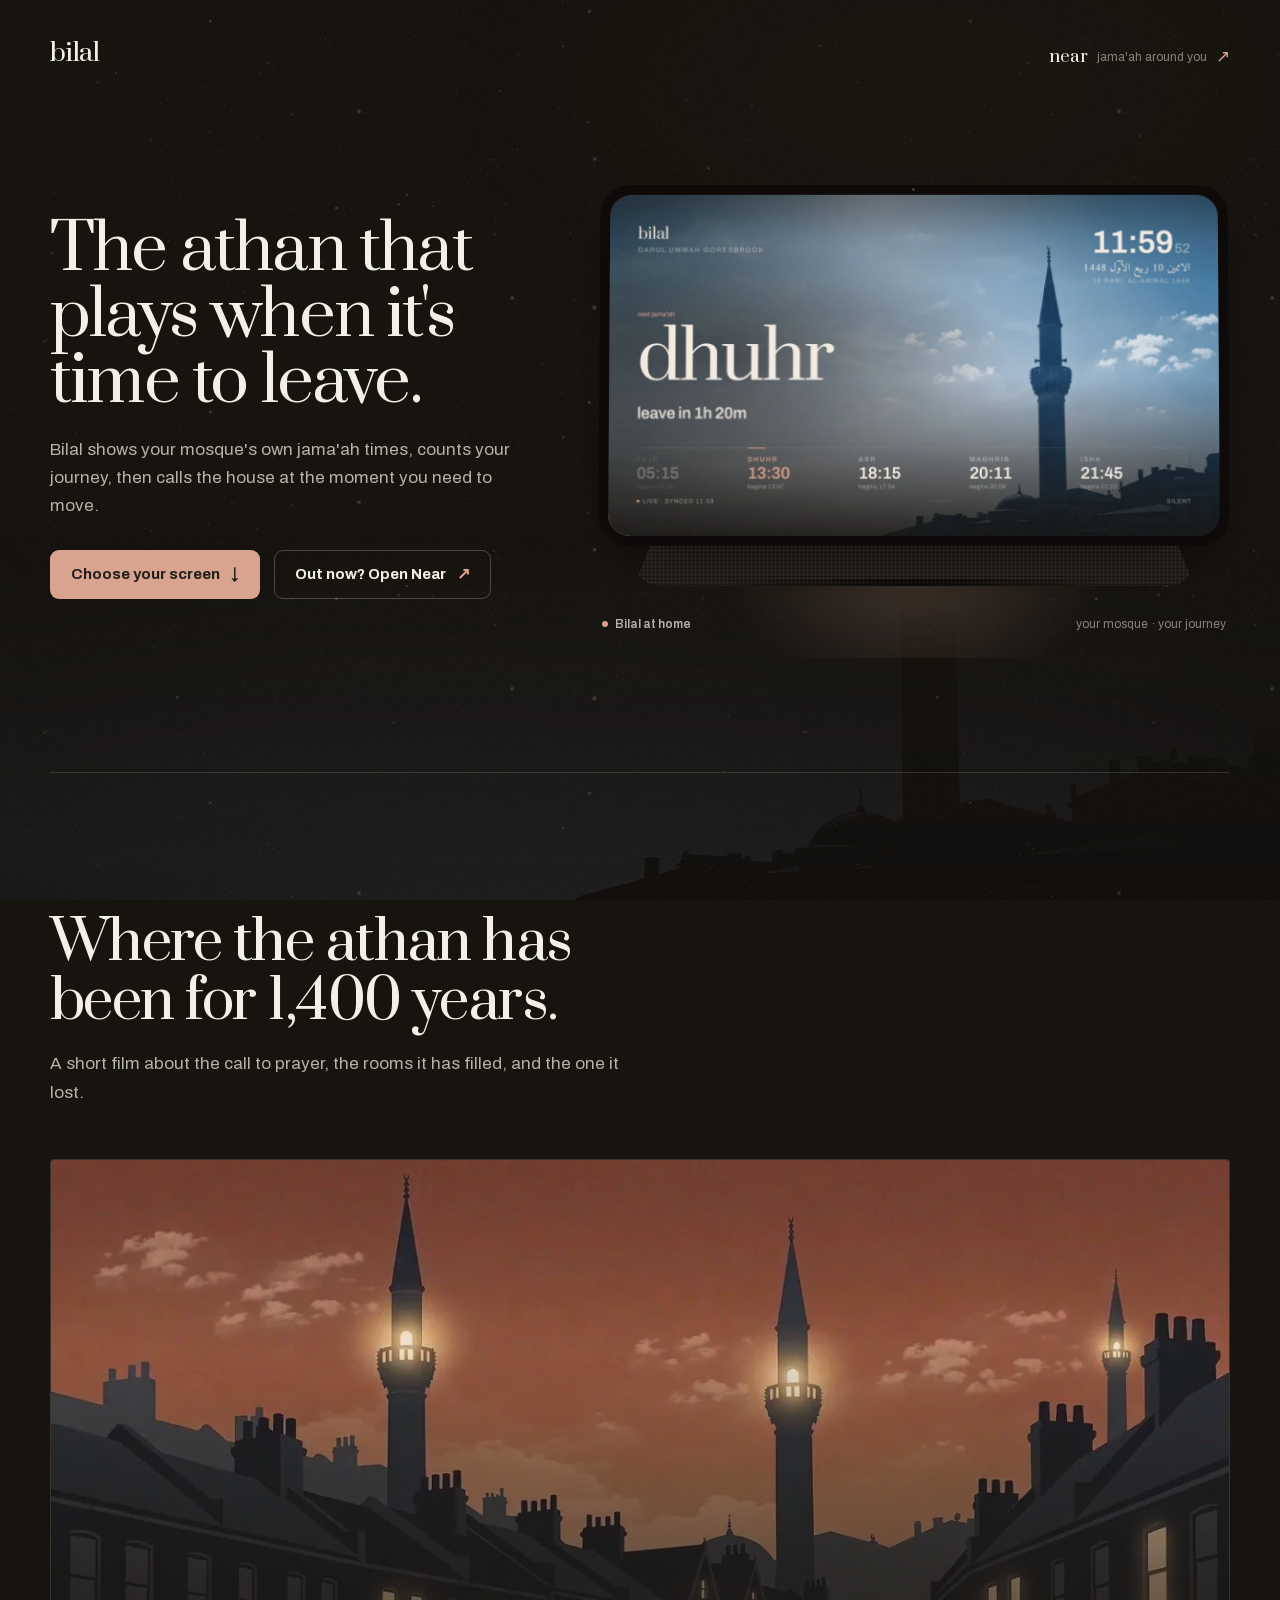
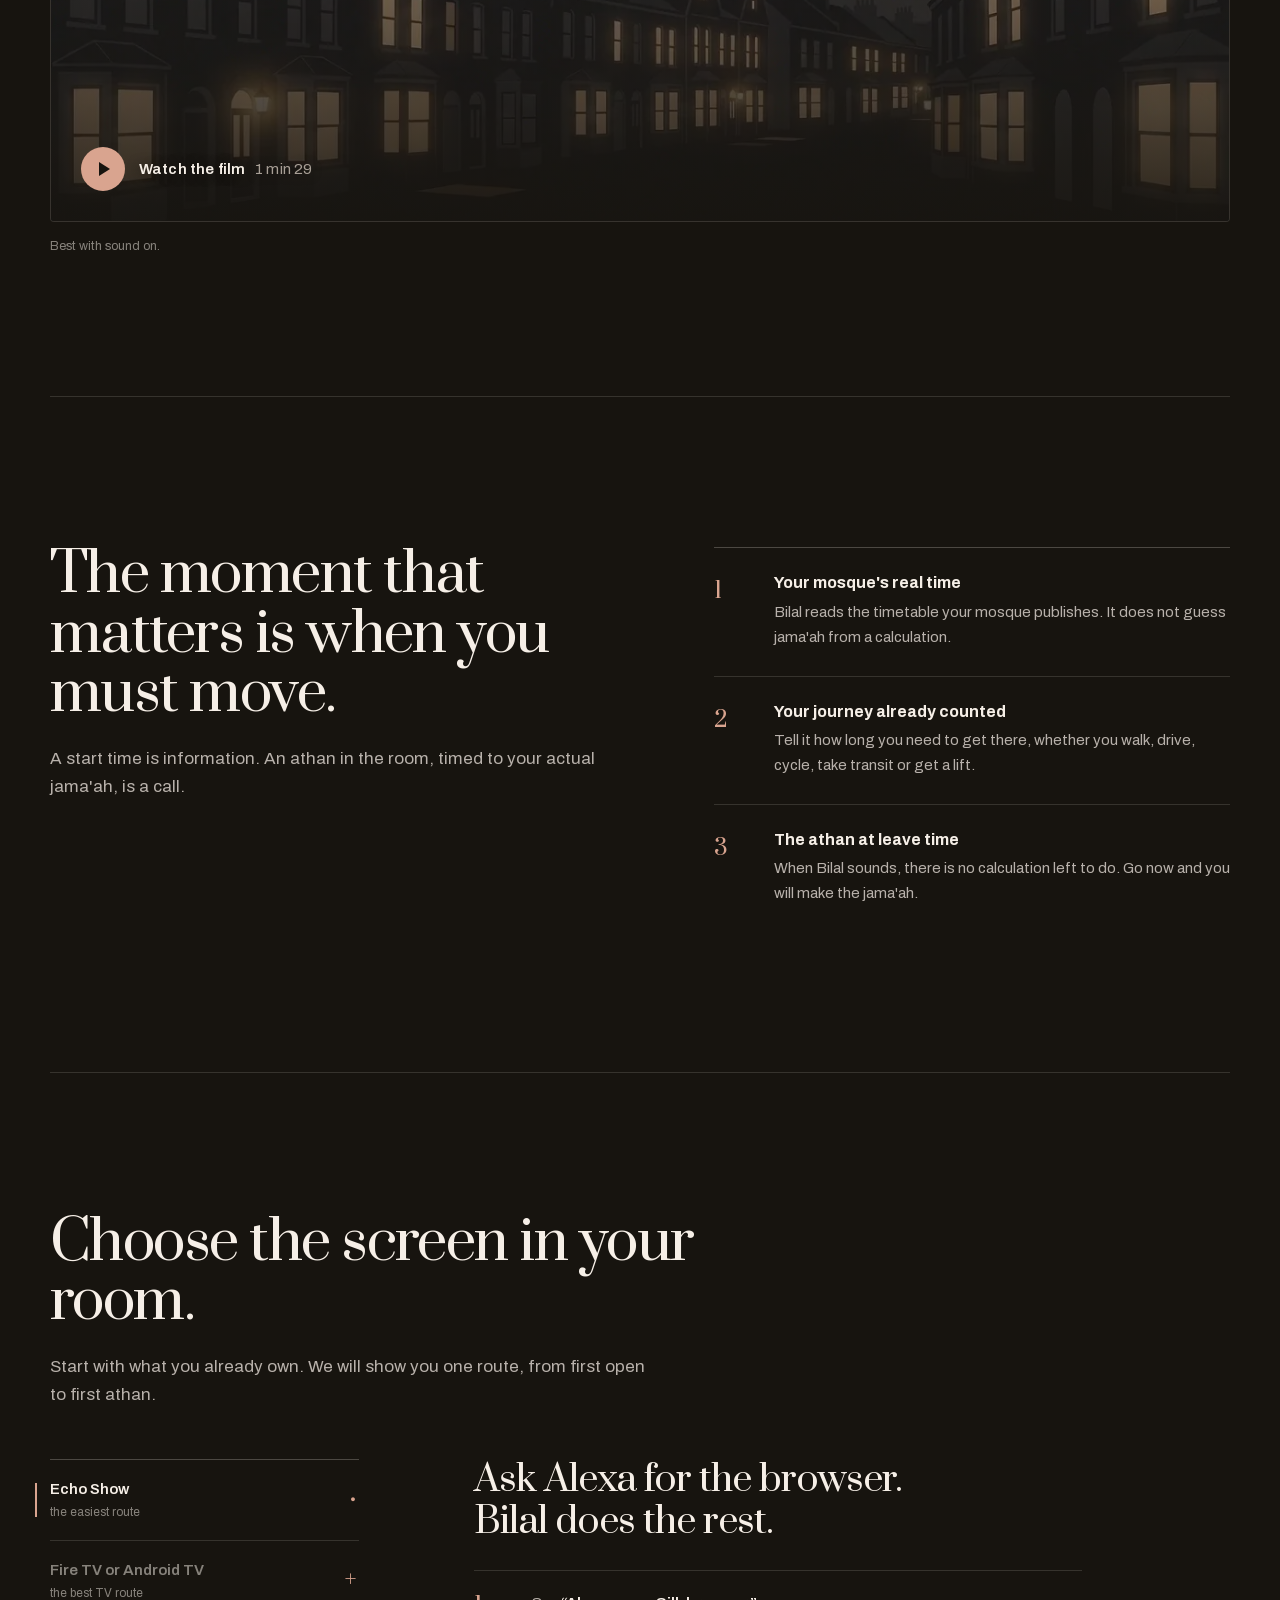
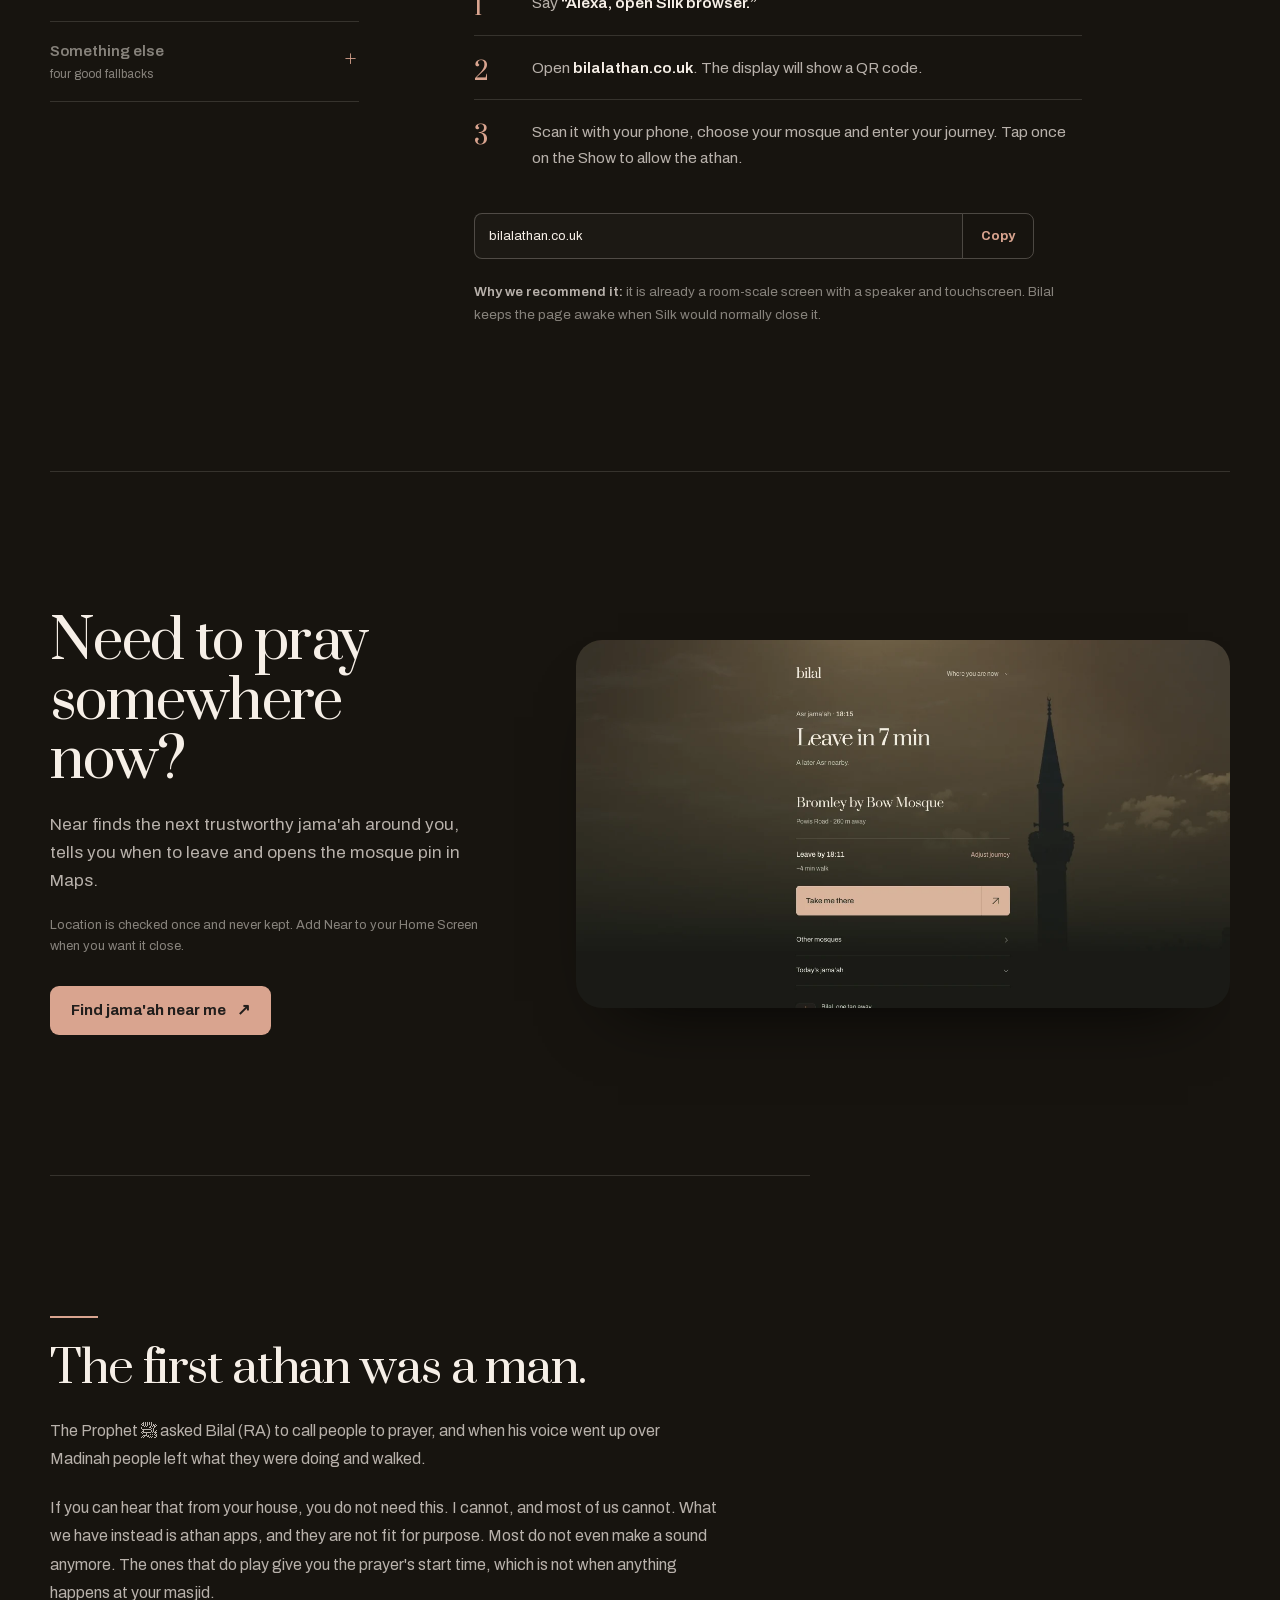
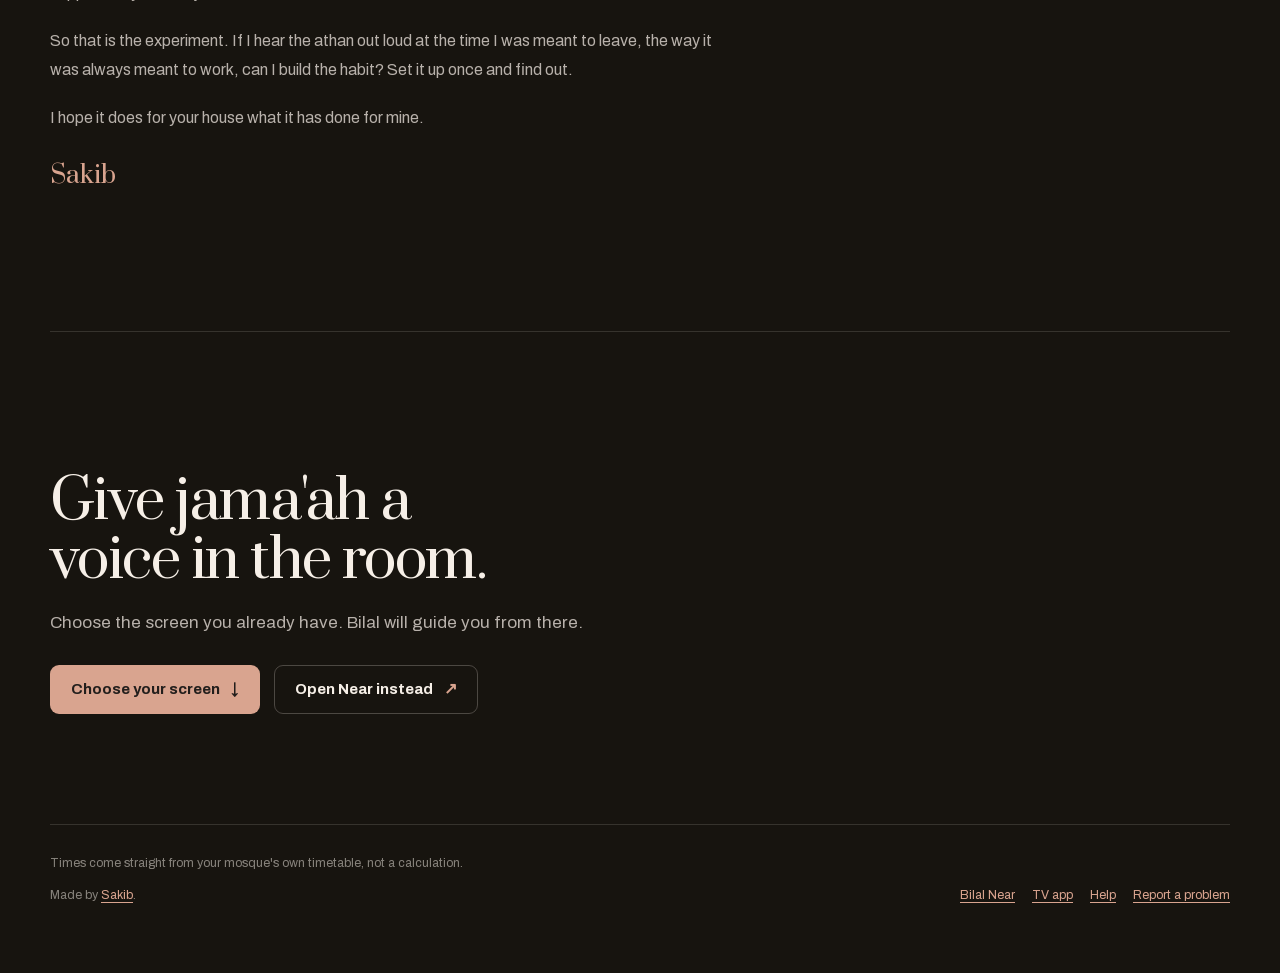
<file: index.html>
<!doctype html>
<html lang="en">
<head>
<meta charset="utf-8">
<meta name="viewport" content="width=device-width, initial-scale=1">
<title>bilal</title>
<link rel="icon" href="favicon.ico" sizes="any">
<link rel="icon" type="image/png" sizes="32x32" href="icon-32.png">
<link rel="apple-touch-icon" href="icon-180.png">
<meta name="theme-color" content="#17140f">
<meta property="og:title" content="bilal">
<meta property="og:description" content="The screen that calls you to jama'ah, not just to prayer. Live times from your own mosque.">
<meta property="og:image" content="https://bilalathan.co.uk/og.jpg">
<meta property="og:url" content="https://bilalathan.co.uk">
<meta property="og:type" content="website">
<meta name="twitter:card" content="summary_large_image">
<meta name="twitter:title" content="bilal">
<meta name="twitter:description" content="The screen that calls you to jama'ah, not just to prayer.">
<meta name="twitter:image" content="https://bilalathan.co.uk/og.jpg">
<script>
/* Device routing. One URL has to serve a wall display, a Fire Stick, an Echo
   Show and a phone, so this runs in <head> — before a megabyte of sky images
   gets pulled down onto a handset that is about to leave.

   The trap: an Echo Show is ALSO a small touchscreen. Routing on viewport size
   alone would send Echo Shows to the phone page and break the one device that
   needs nothing configured. So Amazon hardware is identified explicitly, and
   anything we are unsure about gets the display — a phone seeing the display is
   merely untidy, a TV seeing the phone page is broken.

   ?display=1 is the escape hatch, and it sticks: tv.html itself recommends
   using a spare phone as a screen, so a handset must always be able to get here
   and stay here. */
(function(){
  try{
    /* The way back out. ?display=1 sticks by design, which locked anyone who
       ever tried display mode out of the landing page forever, with devtools
       as the only key. ?landing=1 unsticks it and shows the pitch. A saved
       pairing is deliberately left alone: a kitchen display should not lose
       its mosque because somebody typed a parameter. */
    if(/[?&]landing=1/.test(location.search)){
      try{ localStorage.removeItem('bilal.display'); }catch(e){}
      location.replace('tv.html');
      return;
    }
    if(/[?&](display|masjid|test|at|mode|walk|drift|quiet|lite|demo)=/.test(location.search)){
      if(/[?&]display=1/.test(location.search)){
        try{ localStorage.setItem('bilal.display','1'); }catch(e){}
      }
      return;
    }
    try{ if(localStorage.getItem('bilal.display')==='1') return; }catch(e){}

    var ua = navigator.userAgent || '';
    if(/Silk|AFT[A-Z0-9]|Echo|KF[A-Z]{2}|Fire ?TV/i.test(ua)) return;   // Amazon: always the display

    var handset = /iPhone|iPod|Android.*Mobile|Windows Phone|BlackBerry|Opera Mini/i.test(ua);
    var w = (screen && screen.width) || 9999, h = (screen && screen.height) || 9999;
    if(handset && Math.min(w,h) < 520){ location.replace('tv.html' + location.search); return; }

    /* Desktops get the landing too, by the same philosophy pointed the other
       way: only what is CERTAINLY a desk browser is sent away, because a TV
       mistaken for a desktop boots into a marketing page it cannot navigate.
       So: positive identification only, a saved pairing keeps you here, and
       any TV marker vetoes (several smart TVs carry Linux in their UA, which
       is why the X11 arm requires a desktop chip too). iPads say Macintosh
       and go: the spare-tablet card documents ?display=1, which returns
       above. A visitor who was merely curious sees the pitch; a display that
       has ever been paired never leaves this page. */
    var saved = false;
    try{ saved = !!((JSON.parse(localStorage.getItem('bilal.config')||'{}')||{}).slug); }catch(e){}
    var desk = /Macintosh|Windows NT|CrOS|X11; Linux (x86_64|i686|amd64)/i.test(ua)
            && !/CrKey|Tizen|Web0S|WebOS|SMART-TV|SmartTV|BRAVIA|Roku|PlayStation|Xbox|GoogleTV|HbbTV|Viera|NetCast/i.test(ua);
    if(desk && !saved) location.replace('tv.html');
  }catch(e){}
})();
</script>
<link rel="preload" href="fonts/prata-latin.woff2" as="font" type="font/woff2" crossorigin>
<link rel="preload" href="fonts/archivo-latin.woff2" as="font" type="font/woff2" crossorigin>
<link rel="preconnect" href="https://fonts.googleapis.com">
<link rel="preconnect" href="https://fonts.gstatic.com" crossorigin>
<link href="https://fonts.googleapis.com/css2?family=Amiri:wght@400&display=swap" rel="stylesheet">
<style>
@font-face{font-family:Prata;font-style:normal;font-weight:400;font-display:swap;
  src:url('fonts/prata-latin.woff2') format('woff2')}
@font-face{font-family:Archivo;font-style:normal;font-weight:400 700;font-stretch:100%;font-display:swap;
  src:url('fonts/archivo-latin.woff2') format('woff2')}
/* ─────────────────────────────────────────────────────────────────────────
 * BILAL — always-on jama'ah display
 *
 * ANIMATION STORYBOARD  (fires on load, and again on every prayer change)
 *
 *     0ms   sky crossfades to the next prayer's light   1200ms
 *   120ms   wordmark + masjid name settle                 ↑ opacity/translate
 *   240ms   prayer name rises                             ↑
 *   360ms   time + countdown rise
 *   480ms   leave-by line fades in
 *   600ms   rail items stagger in, 70ms apart
 *
 * Every one of these is transform + opacity ONLY. Both are GPU-composited,
 * so the whole sequence costs a Fire Stick nothing. Anything touching
 * layout (height, margin, width) would drop frames on that hardware.
 *
 * FIRE TV CONSTRAINTS baked into this file:
 *   · no filter:blur / backdrop-filter   — kills the GPU
 *   · no CSS min()/clamp()/inset          — Silk can be Chromium ~70
 *   · hex first, oklch behind @supports   — oklch needs Chromium 111+,
 *                                           an unparsed colour = no colour
 *   · --u computed in JS from the viewport
 *   · overscan margins, no pure black/white
 * ───────────────────────────────────────────────────────────────────────── */

:root{
  /* Palette from Sakib's own brand poll, 31 Oct 2024 — terracotta + charcoal
     beat black/white 69.2% to 30.8%. Hex values derived from OKLCH so the
     lightness steps are perceptually even. */
  --clay:      #d9a48f;   /* oklch(76% .062 45)  the brand */
  --clay-lift: #e8b9a3;   /* oklch(82% .058 45)  hover/active lift */
  --cream:     #f6efe7;   /* oklch(95% .014 70)  carries type on all 5 skies */
  --char:      #221e1c;   /* oklch(19% .008 45)  neutrals tinted to brand hue */
  --deep:      #17140f;   /* oklch(13% .006 45) */
  --veil:      rgba(246,239,231,.46);
  --hair:      rgba(246,239,231,.16);

  --display: 'Prata', 'Hoefler Text', Georgia, serif;
  --text:    'Archivo', -apple-system, BlinkMacSystemFont, 'Segoe UI', Roboto, sans-serif;
  --arabic:  'Amiri', 'Geeza Pro', serif;

  --u: 18px;              /* set from JS */
  --safe-x: 4.6%;
  --safe-y: 5.2%;
}
@supports (color: oklch(50% 0.1 45)){
  :root{
    --clay:      oklch(76% .062 45);
    --clay-lift: oklch(82% .058 45);
    --cream:     oklch(95% .014 70);
    --char:      oklch(19% .008 45);
    --deep:      oklch(13% .006 45);
  }
}

*{box-sizing:border-box;margin:0;padding:0}
html,body{height:100%;overflow:hidden;background:var(--deep);color:var(--cream);
  font-family:var(--text);-webkit-font-smoothing:antialiased;font-variant-numeric:tabular-nums}
body{cursor:none}
body.cursor{cursor:auto}
/* Echo Show needs a real vertical gesture surface. With both root elements
   hard-locked, Silk consumes the top-edge pull inside the page and never
   reveals its browser controls. The extra two pixels are optically inert
   because the display itself is fixed, but restore the platform gesture. */
html.echo-touch{overflow-y:auto;overscroll-behavior-y:auto}
html.echo-touch body{height:calc(100% + 2px);overflow:visible;touch-action:pan-y}
html.echo-touch::-webkit-scrollbar{display:none}

/* ── sky: two stacked layers that crossfade ─────────────────────────────── */
/* Two stacked skies, always both present. The top one's opacity is driven by
   how far through the current prayer window we are, so the sky is continuously
   somewhere between the last prayer's light and the next one's. No transition
   here on purpose — opacity is written every second and a CSS transition would
   fight it. */
.sky{position:fixed;top:0;right:0;bottom:0;left:0;z-index:0;
  background-position:center;background-size:cover;background-repeat:no-repeat;
  opacity:0}
#skyFrom{opacity:1}

/* ── drift: the sky moves ────────────────────────────────────────────────
   Ported from dhikry's NightSky, including the thing that actually matters:
   drift ALONE reads as a poster being slid around. Stars have to scintillate
   or the field looks printed no matter how well it moves. So the baked tiles
   glide, and ~14 bright heroes flicker on their own clocks on top.

   Speeds are dhikry's, converted from pt/s to time-to-cross-one-screen:
     far 1054s · mid 506s · heroes 279s.
   Roughly 3x slower than my first pass, which was visibly sliding.

   Cost control for Fire TV: the baked layers drift on X only. A 200%x200%
   layer needed for two-axis wrap is ~33MB of texture each, which a Fire Stick
   should not be asked to hold twice over. The vertical component lives on the
   heroes instead — 14 tiny DOM nodes — so the diagonal life lands exactly
   where the eye goes, at almost no cost. */
/* absolute, not fixed: they sit inside the masked wrapper now, and a masked
   ancestor can become the containing block for fixed children */
.drift{position:absolute;top:0;left:0;height:100%;width:200%;
  pointer-events:none;background-repeat:repeat-x;background-size:50% 100%;
  opacity:0;-webkit-transition:opacity 1.6s ease;transition:opacity 1.6s ease;
  -webkit-transform:translate3d(0,0,0);transform:translate3d(0,0,0)}
/* Speeds are set from JS (var(--sp*)) so ?drift= can retune them live.
   dhikry's originals were 3-5x slower; those were right for a phone 40cm from
   your face and invisible on a TV across a room. */
#starFar{-webkit-animation:glide var(--spFar) linear infinite;animation:glide var(--spFar) linear infinite}
#starMid{-webkit-animation:glideFlip var(--spMid) linear infinite;animation:glideFlip var(--spMid) linear infinite}
#cloud  {-webkit-animation:glide var(--spCloud) linear infinite;animation:glide var(--spCloud) linear infinite}
@-webkit-keyframes glide{from{-webkit-transform:translate3d(0,0,0)}to{-webkit-transform:translate3d(-50%,0,0)}}
@keyframes glide{from{transform:translate3d(0,0,0)}to{transform:translate3d(-50%,0,0)}}
/* mirrored so one tile reads as two different depths */
@-webkit-keyframes glideFlip{from{-webkit-transform:translate3d(0,0,0) scaleY(-1)}to{-webkit-transform:translate3d(-50%,0,0) scaleY(-1)}}
@keyframes glideFlip{from{transform:translate3d(0,0,0) scaleY(-1)}to{transform:translate3d(-50%,0,0) scaleY(-1)}}

/* The minaret lives in the photograph again, so the drift has to stop before
   it — otherwise cloud and stars visibly slide across the tower's face. The
   wrapper is fixed to the viewport and carries the mask; the layers inside
   translate, so the fade stays put while the sky moves through it. */
#driftWrap{position:fixed;top:0;right:0;bottom:0;left:0;z-index:1;overflow:hidden;
  pointer-events:none;
  -webkit-mask-image:linear-gradient(to right, #000 0%, #000 58%, transparent 78%);
  mask-image:linear-gradient(to right, #000 0%, #000 58%, transparent 78%)}

/* heroes: the bright few, each on its own clock */
#heroes{position:absolute;top:0;left:0;width:200%;height:100%;
  pointer-events:none;opacity:0;
  -webkit-transition:opacity 1.6s ease;transition:opacity 1.6s ease;
  -webkit-animation:heroDrift var(--spHero) linear infinite;animation:heroDrift var(--spHero) linear infinite}
@-webkit-keyframes heroDrift{from{-webkit-transform:translate3d(0,0,0)}to{-webkit-transform:translate3d(-50%,-2.6vh,0)}}
@keyframes heroDrift{from{transform:translate3d(0,0,0)}to{transform:translate3d(-50%,-2.6vh,0)}}
.hero{position:absolute;border-radius:50%}
/* three depths of flicker, handed out at random — a shared curve makes the
   whole field breathe in unison, which reads as an effect rather than as sky */
@-webkit-keyframes tw1{0%,100%{opacity:1}50%{opacity:.30}}
@keyframes tw1{0%,100%{opacity:1}50%{opacity:.30}}
@-webkit-keyframes tw2{0%,100%{opacity:1}50%{opacity:.46}}
@keyframes tw2{0%,100%{opacity:1}50%{opacity:.46}}
@-webkit-keyframes tw3{0%,100%{opacity:.92}50%{opacity:.58}}
@keyframes tw3{0%,100%{opacity:.92}50%{opacity:.58}}

@media (prefers-reduced-motion: reduce){
  .drift,#heroes,.hero{-webkit-animation:none !important;animation:none !important}
}

/* scrim: pure gradients, no blur. Darkens where type lives. */
#scrim{position:fixed;top:0;right:0;bottom:0;left:0;z-index:2;pointer-events:none;
  background:
    /* A broad wash was flattening a bright midday sky back into dusk. These are
       tighter and local: protect exactly where type sits, leave the sky open. */
    radial-gradient(ellipse 58% 42% at 20% 47%, rgba(23,20,15,.52) 0%, rgba(23,20,15,.20) 52%, rgba(23,20,15,0) 78%),
    linear-gradient(to bottom, rgba(23,20,15,.44) 0%, rgba(23,20,15,.14) 13%, rgba(23,20,15,0) 26%),
    linear-gradient(to top,    rgba(23,20,15,.90) 0%, rgba(23,20,15,.52) 22%, rgba(23,20,15,0) 46%),
    linear-gradient(to right,  rgba(23,20,15,.50) 0%, rgba(23,20,15,.14) 42%, rgba(23,20,15,0) 68%)}
#wash{position:fixed;top:0;right:0;bottom:0;left:0;z-index:2;pointer-events:none;
  background:radial-gradient(ellipse at 30% 62%, rgba(217,164,143,.30) 0%, rgba(217,164,143,.06) 42%, rgba(23,20,15,0) 72%);
  opacity:0;-webkit-transition:opacity 1s ease;transition:opacity 1s ease}
body[data-state="leave"] #wash{opacity:1}

#shell{position:fixed;top:0;right:0;bottom:0;left:0;z-index:3;display:flex;flex-direction:column;
  padding:var(--safe-y) var(--safe-x);
  -webkit-transition:-webkit-transform 4s ease-in-out;transition:transform 4s ease-in-out}

/* ── entrance choreography ──────────────────────────────────────────────── */
.rise{opacity:0;-webkit-transform:translate3d(0,calc(var(--u)*1.1),0);transform:translate3d(0,calc(var(--u)*1.1),0)}
.go .rise{opacity:1;-webkit-transform:translate3d(0,0,0);transform:translate3d(0,0,0);
  -webkit-transition:opacity .75s cubic-bezier(.16,1,.3,1), -webkit-transform .75s cubic-bezier(.16,1,.3,1);
  transition:opacity .75s cubic-bezier(.16,1,.3,1), transform .75s cubic-bezier(.16,1,.3,1)}
.go .d1{transition-delay:.12s;-webkit-transition-delay:.12s}
.go .d2{transition-delay:.24s;-webkit-transition-delay:.24s}
.go .d3{transition-delay:.36s;-webkit-transition-delay:.36s}
.go .d4{transition-delay:.48s;-webkit-transition-delay:.48s}

/* ── header ─────────────────────────────────────────────────────────────── */
header{display:flex;justify-content:space-between;align-items:flex-start}
.mark{display:block}
.mark .word{font-family:var(--display);font-size:calc(var(--u)*2.1);line-height:1;
  letter-spacing:-.012em;color:var(--cream)}
.masjid{font-size:calc(var(--u)*.94);letter-spacing:.15em;text-transform:uppercase;
  color:var(--veil);font-weight:500;margin-top:calc(var(--u)*.62)}
.right{text-align:right}
/* Seconds earn their place by proving the screen is alive — an ambient display
   that never visibly changes reads as crashed. But they must not compete with
   the prayer, so they sit at 42% the size and drop to the muted colour: a pulse
   rather than a number you read. Tabular figures stop the clock jittering. */
.now{font-size:calc(var(--u)*4.4);font-weight:600;letter-spacing:-.028em;line-height:1}
.now .sec{font-size:.42em;font-weight:500;color:var(--veil);letter-spacing:0;
  margin-left:calc(var(--u)*.2)}
/* cream, not clay: terracotta over a warm sky turns to mush. Clay stays
   reserved for the dark-left column where it always has contrast. */
.hijri-ar{font-family:var(--arabic);font-size:calc(var(--u)*1.5);color:var(--cream);
  margin-top:calc(var(--u)*.38);direction:rtl;line-height:1.3;opacity:.92}
.greg{font-size:calc(var(--u)*.9);letter-spacing:.13em;text-transform:uppercase;
  color:var(--veil);margin-top:calc(var(--u)*.26);font-weight:500}

/* ── hero ───────────────────────────────────────────────────────────────── */
main{flex:1;display:flex;flex-direction:column;justify-content:center;
  max-width:74%}                                  /* keep type off the minaret */
.status-label{font-size:calc(var(--u)*.9);letter-spacing:0;
  color:var(--clay);font-weight:400}
/* Prata's descenders are deep and they are not equal. Measured ink below the
   baseline at display size:  fajr 42.5px · maghrib 37.1px · dhuhr/asr/isha 1.5px.
   'j' is the deepest, and sizing the gap to maghrib (as I first did) still let
   fajr collide. The line box now contains the worst case rather than the margin
   compensating for it, so spacing stays uniform whichever prayer is showing. */
.prayer{font-family:var(--display);font-size:calc(var(--u)*9.4);line-height:1.14;
  letter-spacing:-.032em;margin:calc(var(--u)*.16) 0 calc(var(--u)*1.02);color:var(--cream)}
.line{display:flex;align-items:baseline}
/* Furquan, 8 Aug: "the hierarchy of the name of the prayer and time is
   conflicting". He was right — 'asr' and '18:30' were two heavy elements
   stacked in one block, so the eye could not tell which was the subject. The
   time is now one subordinate line, and it is no longer duplicating the rail,
   which already prints 18:30 under ASR. */
.line .t{font-size:calc(var(--u)*2.2);font-weight:600;letter-spacing:-.022em;line-height:1;
  color:var(--cream);opacity:.9}
.line .c{font-size:calc(var(--u)*2.2);color:var(--veil);font-weight:400;
  margin-left:calc(var(--u)*.7)}
.leave{margin-top:calc(var(--u)*1.15);display:flex;align-items:center;
  font-size:calc(var(--u)*1.32);color:var(--clay);font-weight:600;letter-spacing:-.005em}
.leave i{width:calc(var(--u)*.5);height:calc(var(--u)*.5);border-radius:50%;
  background:var(--clay);margin-right:calc(var(--u)*.66);font-style:normal;
  -webkit-animation:breathe 2.6s ease-in-out infinite;animation:breathe 2.6s ease-in-out infinite}
@-webkit-keyframes breathe{0%,100%{opacity:1}50%{opacity:.26}}
@keyframes breathe{0%,100%{opacity:1}50%{opacity:.26}}

.big{font-family:var(--display);font-size:calc(var(--u)*8.4);line-height:.88;
  letter-spacing:-.032em;color:var(--clay)}
.big-sub{font-size:calc(var(--u)*1.7);color:var(--cream);opacity:.84;
  margin-top:calc(var(--u)*.8);font-weight:400}

/* ── rail: hairline, no boxes ───────────────────────────────────────────── */
.rail{border-top:1px solid var(--hair);padding-top:calc(var(--u)*1.05);display:flex}
.stop{flex:1;position:relative}
.stop .nm{font-size:calc(var(--u)*.9);letter-spacing:.19em;text-transform:uppercase;
  color:var(--veil);font-weight:600}
.stop .jm{font-size:calc(var(--u)*2.25);font-weight:600;letter-spacing:-.022em;
  margin-top:calc(var(--u)*.28);line-height:1;color:var(--cream)}
.stop .bg{font-size:calc(var(--u)*.86);color:var(--veil);margin-top:calc(var(--u)*.22);
  font-weight:400}
.stop.past .nm,.stop.past .jm,.stop.past .bg{opacity:.3}
.stop.on .nm{color:var(--clay)}
.stop.on .jm{color:var(--clay)}
/* the active marker is a tick on the rule itself, not a box around the item */
.stop.on:before{content:"";position:absolute;top:calc(var(--u)*-1.05 - 1px);left:0;
  width:calc(var(--u)*2.4);height:2px;background:var(--clay)}

#devId{font-size:calc(var(--u)*.62);letter-spacing:.22em;opacity:.30;
  font-variant-numeric:tabular-nums;text-transform:uppercase}
footer{display:flex;justify-content:space-between;align-items:center;
  margin-top:calc(var(--u)*1.05);font-size:calc(var(--u)*.82);color:var(--veil);
  letter-spacing:.1em;text-transform:uppercase;font-weight:500}
.stat{display:flex;align-items:center}
.stat i{width:calc(var(--u)*.38);height:calc(var(--u)*.38);border-radius:50%;
  background:var(--clay);margin-right:calc(var(--u)*.5);font-style:normal}
.stat.warn i{background:#c8a24a}
.stat.err i{background:#c4614f}

/* ── audio gate ─────────────────────────────────────────────────────────── */

/* ── pairing ──────────────────────────────────────────────────────────────
   The first screen a stranger ever sees, so it is the product rather than a
   utility page: same sky for the actual hour, same Prata, same terracotta.

   The QR is the hero, and that is a change. It used to be a small square beside
   a large code, because the QR was built at deploy time and could only point at
   the setup page: you scanned it and then still had to read six characters off
   a television and thumb them into a phone. The code is now inside the QR, so
   scanning is the whole of pairing and the characters are what you fall back on
   when the camera will not play. Hero what does the work. */
#pair{position:fixed;top:0;right:0;bottom:0;left:0;z-index:70;display:none;
  padding:var(--safe-y) var(--safe-x)}
/* The sky stays — it is the best first impression we have — but the prayer data
   underneath must go, or the two screens read as one broken one. */
body.pairing #shell{display:none}
/* Reported by a real user on an Echo Show 8: the QR was clipped off the bottom
   and swiping did nothing. Two causes stacked.

   1. This screen needs ~606px of height at 1280 wide. The Show 8's panel is
      800px but Silk's address bar eats enough to push the usable area under
      that, so it overflowed.
   2. A CENTRED flex column splits its overflow top AND bottom, and with
      html/body at overflow:hidden the top half is unreachable as well. So it
      was not merely cut off, it was cut off at both ends with no way to move.

   The ::before/::after auto-margin trick centres the content while there is
   room and collapses to zero when there is not, so it starts at the top and
   scrolls like a normal document instead of clipping. Belt and braces with the
   compact sizing below: make it fit, AND guarantee a way out if it still does
   not on a device neither of us has. */
#pair.show{display:flex;flex-direction:column;overflow-y:auto;
  -webkit-overflow-scrolling:touch}
#pair.show:before,#pair.show:after{content:'';margin:auto}
#pair.show>*{flex-shrink:0}
#pair .status-label{color:var(--clay)}
#pair .head{font-family:var(--display);font-size:calc(var(--u)*5.4);line-height:1.02;
  letter-spacing:-.032em;margin:calc(var(--u)*.5) 0 calc(var(--u)*.9);max-width:17ch}
/* Wraps, because this screen is not only ever seen on a television: loading it
   on a phone to check something used to push the code off the right edge. */
#pair .cols{display:flex;align-items:center;gap:calc(var(--u)*3.4);flex-wrap:wrap}
#pair .step{font-size:calc(var(--u)*1.3);color:var(--veil);line-height:1.65;max-width:26ch}
#pair .step b{color:var(--cream);font-weight:600}
/* Demoted from 5.2u to 2.9u. Still readable across a room, no longer competing
   with the QR for the eye of someone who can just point their camera. */
#pair .code{font-family:var(--text);font-size:calc(var(--u)*2.9);font-weight:700;
  letter-spacing:.14em;line-height:1;margin-top:calc(var(--u)*.5);color:var(--clay);
  font-variant-numeric:tabular-nums}
#pair .code i{font-style:normal;opacity:.30;margin:0 calc(var(--u)*.4);letter-spacing:0}
/* 16u, up from 11u. This is scanned from a sofa, and the quiet zone is drawn
   into the canvas so the light padding here is presentation only. */
#pair .qr{width:calc(var(--u)*16);height:calc(var(--u)*16);border-radius:calc(var(--u)*.6);
  background:#f6efe7;padding:calc(var(--u)*.45);flex:none;
  box-shadow:0 calc(var(--u)*.5) calc(var(--u)*2) rgba(0,0,0,.28)}
#pair .qr canvas{width:100%;height:100%;display:block;image-rendering:pixelated}
#pair .fallback{margin-top:calc(var(--u)*1.5);padding-top:calc(var(--u)*1.2);
  border-top:1px solid rgba(246,239,231,.16)}
#pair .fallback .lead{font-size:calc(var(--u)*1.12);color:var(--veil);line-height:1.6}
#pair .fallback .lead b{color:var(--cream);font-weight:600}
/* The one-click path for a machine that has a keyboard. display:none is the
   default so the TV never shows it, and the script turns it on only after the
   same positive identification the routing in <head> uses. */
#pair .here{display:none;font-size:calc(var(--u)*1.12);color:var(--veil);
  line-height:1.6;margin-bottom:calc(var(--u)*.7)}
#pair .here a{color:var(--clay);font-weight:600;text-decoration:none;
  border-bottom:1px solid rgba(217,164,143,.42)}
#pair .here a:hover{color:var(--cream);border-bottom-color:rgba(246,239,231,.6)}
#pair .wait{display:flex;align-items:center;margin-top:calc(var(--u)*1.6);
  font-size:calc(var(--u)*1.05);color:var(--veil);letter-spacing:.1em;text-transform:uppercase}
#pair .wait i{width:calc(var(--u)*.5);height:calc(var(--u)*.5);border-radius:50%;
  background:var(--clay);margin-right:calc(var(--u)*.6);font-style:normal;
  -webkit-animation:breathe 2.6s ease-in-out infinite;animation:breathe 2.6s ease-in-out infinite}
#pair.done .head{color:var(--clay)}
/* Connected: the QR and the instructions have done their job. They fade rather
   than vanish, so the screen reads as one thing progressing. */
body.claimed #pair .step,
body.claimed #pair .fallback{opacity:0;transition:opacity .5s ease}
body.claimed #pair .qr{opacity:.18;transition:opacity .7s ease}

/* ── the screen asking for help ────────────────────────────────────────────
   A footer link is fine on a phone, where somebody is already holding the
   device and looking at a page. It is close to useless on a wall: the serious
   faults happen at Fajr, the person is across the room, and they are not going
   to open a browser and type a URL to tell us something is wrong.

   So the screen watches itself, and when it has been genuinely unhealthy for
   several minutes it asks. The QR carries this screen's own id, so a scan lands
   on the report form with the machine's side of the story already attached.

   It appears only on a sustained real fault and never on a healthy screen. A
   wall display that nags is worse than one that stays quiet. */
#fault{position:fixed;right:var(--safe-x);bottom:var(--safe-y);z-index:55;
  display:none;align-items:center;gap:calc(var(--u)*1.1);
  padding:calc(var(--u)*.9) calc(var(--u)*1.2);border-radius:calc(var(--u)*.9);
  background:rgba(34,30,28,.92);border:1px solid rgba(216,162,74,.42);
  max-width:calc(var(--u)*26)}
#fault.show{display:flex}
#fault canvas{width:calc(var(--u)*6.4);height:calc(var(--u)*6.4);display:block;
  border-radius:calc(var(--u)*.3);background:#f6efe7;padding:calc(var(--u)*.25);flex:none;
  image-rendering:pixelated}
#fault .t{font-size:calc(var(--u)*1.02);line-height:1.45;color:var(--cream)}
#fault .t b{color:#e0bd7d;font-weight:700;display:block;margin-bottom:calc(var(--u)*.3)}
#fault .t span{color:var(--veil);font-size:calc(var(--u)*.9)}

#gate{position:fixed;top:0;right:0;bottom:0;left:0;z-index:60;display:none;
  align-items:center;justify-content:center;background:rgba(23,20,15,.97);
  text-align:center;padding:7%}
/* Same shape as the bug that stopped a real user on an Echo Show 8: a centred
   flex box with no escape if its content ever exceeds the viewport. It is
   currently safe only because the copy is short, which is not protection, it is
   luck. The other session measured it at 256-361px against 540-800 and flagged
   that one more sentence in here reproduces the bug with no way out. Two lines
   now, rather than after someone cannot press the button that turns the athan on. */
/* Column, not the row it was. #gate centres with align-items:center on a flex
   ROW, and an overflowing row clips both ends exactly like the centred column in
   #pair did. Auto margins on pseudo-elements only centre along the main axis, so
   the direction has to change for the trick to do anything vertically. It looks
   identical when the content fits, which is every case today. */
#gate.show{display:flex;flex-direction:column;overflow-y:auto;
  -webkit-overflow-scrolling:touch}
#gate.show:before,#gate.show:after{content:'';margin:auto;flex:0 0 auto}
#gate.show>div{flex-shrink:0}
#gate h2{font-family:var(--display);font-size:calc(var(--u)*3.1);line-height:1.08;
  letter-spacing:-.028em}
#gate p{margin:calc(var(--u)*1.1) auto 0;font-size:calc(var(--u)*1.16);color:var(--veil);
  line-height:1.6;max-width:44ch}
#gateBtn{margin-top:calc(var(--u)*1.9);padding:calc(var(--u)*.82) calc(var(--u)*2.5);
  border:0;border-radius:calc(var(--u)*3);background:var(--clay);color:var(--char);
  font-family:var(--text);font-weight:700;font-size:calc(var(--u)*1.16);
  letter-spacing:.06em;text-transform:uppercase;cursor:pointer}
#gateBtn:focus{outline:none;background:var(--clay-lift);
  box-shadow:0 0 0 calc(var(--u)*.28) rgba(217,164,143,.3)}

/* Was 2x2px. A element that small can be skipped by the compositor entirely,
   which means no real decode and nothing for the OS to treat as playback.
   Big enough to genuinely decode, faint enough to be invisible on a TV.
   Best-effort only — Fire OS's 20 min sleep is an OS timer, see README. */
#keepawake{position:fixed;width:320px;height:180px;bottom:0;left:0;opacity:.014;
  pointer-events:none;z-index:0}

/* ── mosque wall mode ───────────────────────────────────────────────────── */
body[data-mode="mosque"] .leave{display:none}
body[data-mode="mosque"] main{max-width:80%}
body[data-mode="mosque"] .prayer{font-size:calc(var(--u)*10.4)}
body[data-mode="mosque"] .stop .jm{font-size:calc(var(--u)*2.8)}
body[data-mode="mosque"] .now{font-size:calc(var(--u)*5.6)}
body.dimmed #shell{opacity:.14;-webkit-transition:opacity 2.4s ease;transition:opacity 2.4s ease}
body.dimmed #scrim{opacity:.5}

/* ── compact: Echo Show and other small panels ───────────────────────────
   The whole composition assumes a 16:9 TV four metres away. On an Echo Show 5
   or 8 that reads as cramped: five rail columns each carrying a name, a time
   and a "begins" line is far too much information for a 5-inch screen you look
   at from two feet.

   So the small layout is not a scaled-down TV, it is a different edit. Rail
   loses its "begins" sub-line, the Arabic date and the wordmark tagline go, the
   hero comes down hard, and the type block takes the full width because there
   is no room to compose around the minaret. Overscan margins also shrink — a
   Show has no overscan, that padding was purely a TV concession. */
body.compact{--safe-x:3.2%;--safe-y:3.6%}
body.compact .masjid{display:none}
body.compact .hijri-ar{display:none}
body.compact .mark .word{font-size:calc(var(--u)*1.5)}
body.compact .now{font-size:calc(var(--u)*3.1)}
body.compact .greg{font-size:calc(var(--u)*.85)}
body.compact main{max-width:100%}
body.compact .status-label{font-size:calc(var(--u)*.82)}
body.compact .prayer{font-size:calc(var(--u)*5.6);margin:calc(var(--u)*.2) 0 calc(var(--u)*.1)}
body.compact .line .t{font-size:calc(var(--u)*1.9)}
body.compact .line .c{font-size:calc(var(--u)*1.9)}
body.compact .leave{font-size:calc(var(--u)*1.15);margin-top:calc(var(--u)*.5)}
body.compact .big{font-size:calc(var(--u)*4.4)}
body.compact .big-sub{font-size:calc(var(--u)*1.4)}
body.compact .rail{padding-top:calc(var(--u)*.7)}
/* The begins times come BACK on small screens, which is the opposite of what I
   first assumed. A TV is 3m away, an Echo Show is 60cm. Angular size is what
   governs legibility, so the Show can carry MORE detail than the TV, not less.
   Hiding them was treating "small screen" as "less room for content" when the
   real constraint at 960x480 is vertical space, not information. */
body.compact .stop .bg{display:block;font-size:calc(var(--u)*.72);
  margin-top:calc(var(--u)*.12);opacity:.8}
body.compact .stop .nm{font-size:calc(var(--u)*.78);letter-spacing:.1em}
body.compact .stop .jm{font-size:calc(var(--u)*1.7)}
body.compact .stop{padding:calc(var(--u)*.3) calc(var(--u)*.3)}
body.compact footer{font-size:calc(var(--u)*.7);margin-top:calc(var(--u)*.45)}
/* Pairing had zero compact rules, which is why it never fitted a Show. Target
   is roughly 430px of content so it survives even a greedy browser chrome. */
body.compact #pair .head{font-size:calc(var(--u)*3.1);margin:calc(var(--u)*.3) 0 calc(var(--u)*.55);
  max-width:20ch}
body.compact #pair .cols{gap:calc(var(--u)*1.9)}
body.compact #pair .qr{width:calc(var(--u)*10.5);height:calc(var(--u)*10.5)}
body.compact #pair .step{font-size:calc(var(--u)*1.05);line-height:1.5;max-width:24ch}
body.compact #pair .code{font-size:calc(var(--u)*2.1);margin-top:calc(var(--u)*.35)}
body.compact #pair .fallback{margin-top:calc(var(--u)*.8);padding-top:calc(var(--u)*.7)}
body.compact #pair .fallback .lead{font-size:calc(var(--u)*.95);line-height:1.45}
body.compact #pair .wait{margin-top:calc(var(--u)*.85);font-size:calc(var(--u)*.9)}
/* 960x480 is a cinema strip, not a small television. Centring the hero in a
   flex:1 column left a dead band through the middle of the screen; pushing it
   down against the rail closes that and gives the sky the top third, which is
   where the sky is actually worth looking at. */
body.compact main{justify-content:flex-end;padding-bottom:calc(var(--u)*1.15)}
/* Sakib, reading his own Show from across the room: "fajr in 10 mins, I can see
   that from far away". He reads it as ONE PHRASE, and the design had it as a
   hero plus a footnote — name at 5.2u against a countdown at 1.9u.

   That is the hierarchy inverted. The prayer name does not tell you to move;
   the countdown does. So they now sit on one baseline at comparable weight,
   which also spends the axis this screen actually has: 960x480 is starved of
   height and rich in width. */
body.compact #hero{display:flex;flex-wrap:wrap;align-items:baseline;
  column-gap:calc(var(--u)*.55)}
/* Scoped to #hero, and that scope is the whole bug. flex:0 0 100% is right
   here, where #hero is a wrapping ROW and this forces the label onto its own
   line above the prayer name. Unscoped it also matched the pairing screen's
   status label, and #pair is a COLUMN, where a 100% basis means 100% of the HEIGHT.
   So the word "Set up" claimed 708px of an 800px panel and pushed the QR off
   the bottom. That is what stopped Sakib's sister setting hers up. */
body.compact #hero .status-label{flex:0 0 100%;font-size:calc(var(--u)*.96);
  margin-bottom:calc(var(--u)*.05)}
body.compact .prayer{font-size:calc(var(--u)*4.5);margin:0}
body.compact .line{align-items:baseline}
body.compact .line .t{font-size:calc(var(--u)*2.6);color:var(--cream);opacity:1}
body.compact .line .c{font-size:calc(var(--u)*2.6)}
body.compact #hero .leave{flex:0 0 100%;margin-top:calc(var(--u)*.35)}
body.compact #hero .status-label{margin-bottom:calc(var(--u)*.1)}
body.compact .prayer{font-size:calc(var(--u)*5.2);margin:calc(var(--u)*.12) 0 calc(var(--u)*.18)}
body.compact .rail{padding-top:calc(var(--u)*.85)}
/* a bright grade (dhuhr) put cream on near-white sky in Sakib's photo, so the
   local darkening behind type is stronger here than on the TV, not weaker */
body.compact #scrim{background:
  radial-gradient(ellipse 66% 52% at 22% 62%, rgba(23,20,15,.62) 0%, rgba(23,20,15,.26) 54%, rgba(23,20,15,0) 80%),
  linear-gradient(to bottom, rgba(23,20,15,.58) 0%, rgba(23,20,15,.2) 16%, rgba(23,20,15,0) 36%),
  linear-gradient(to top,    rgba(23,20,15,.92) 0%, rgba(23,20,15,.58) 30%, rgba(23,20,15,0) 62%),
  linear-gradient(to right,  rgba(23,20,15,.62) 0%, rgba(23,20,15,.3) 58%, rgba(23,20,15,.08) 100%)}
/* the scrim was tuned to protect type on a wide frame; on a narrow one the
   type fills the width, so it needs to be flatter and more even */
body.compact #scrim{background:
  linear-gradient(to bottom, rgba(23,20,15,.55) 0%, rgba(23,20,15,.2) 18%, rgba(23,20,15,0) 40%),
  linear-gradient(to top,    rgba(23,20,15,.88) 0%, rgba(23,20,15,.5) 30%, rgba(23,20,15,0) 60%),
  linear-gradient(to right,  rgba(23,20,15,.55) 0%, rgba(23,20,15,.3) 60%, rgba(23,20,15,.1) 100%)}
/* nothing should slide across the tower, but on a narrow frame the tower is
   most of the picture, so let the drift run wider */
body.compact #driftWrap{
  -webkit-mask-image:linear-gradient(to right, #000 0%, #000 74%, transparent 94%);
  mask-image:linear-gradient(to right, #000 0%, #000 74%, transparent 94%)}
</style>
</head>
<body data-state="idle">

<div class="sky" id="skyFrom"></div>
<div class="sky" id="skyTo"></div>
<div id="driftWrap">
  <div class="drift" id="starFar"></div>
  <div class="drift" id="starMid"></div>
  <div class="drift" id="cloud"></div>
  <div id="heroes"></div>
</div>
<div id="scrim"></div>
<div id="wash"></div>
<video id="keepawake" muted playsinline loop preload="auto" src="keepawake.mp4"></video>

<div id="shell">

  <header>
    <div>
      <div class="mark rise d1">
        <span class="word">bilal</span>
      </div>
      <div class="masjid rise d1" id="masjidName">loading</div>
    </div>
    <div class="right">
      <div class="now rise d1" id="clock">--:--</div>
      <div class="hijri-ar rise d1" id="hijriAr"></div>
      <div class="greg rise d1" id="greg"></div>
    </div>
  </header>

  <main>
    <div id="hero">
      <div class="status-label rise d2">next jama'ah</div>
      <div class="prayer rise d2" id="prayerName">&nbsp;</div>
      <div class="line rise d3">
        <span class="t" id="prayerTime">--:--</span>
        <span class="c" id="countdown"></span>
      </div>
      <div class="leave rise d4" id="leaveRow" style="display:none">
        <i></i><span id="leaveText"></span>
      </div>
    </div>
    <div id="takeover" style="display:none">
      <div class="big rise d2" id="bigTitle"></div>
      <div class="big-sub rise d3" id="bigSub"></div>
    </div>
  </main>

  <div class="rail" id="rail"></div>

  <footer>
    <div class="stat rise d4" id="stat"><i></i><span id="statText">connecting</span></div>
    <!-- The screen's own id, dim and small. It exists so somebody standing in a
         hallway can quote it into the report form and have their words land next
         to what this screen was actually doing. Bilal is experimental and will
         break; the id is what makes a report solvable rather than a shrug. -->
    <div class="rise d4" id="devId" title="Quote this when reporting a problem"></div>
    <div class="rise d4" id="audioState"></div>
  </footer>

</div>

<div id="pair">
  <div class="head" id="pairHead">Point your phone at this screen.</div>
  <div class="cols">
    <div class="qr"><canvas id="pairQr"></canvas></div>
    <div>
      <div class="step">Open the camera and hold it up to the code. Everything
        it needs is in there.</div>
      <div class="fallback">
        <!-- Shown only on something positively identified as a desk browser, and
             hidden by default so a television can never reach a state where it
             is telling someone to click a link at it. -->
        <div class="here" id="pairHere">Running this on a computer?
          <a id="pairHereLink" href="#" target="_blank" rel="noopener">Set it up on this screen</a>
        </div>
        <div class="lead">No camera? Go to <b id="setupUrl">bilalathan.co.uk/s</b>
          and type</div>
        <div class="code" id="pairCode">&nbsp;</div>
      </div>
      <div class="wait" id="pairWait"><i></i><span>waiting for your phone</span></div>
    </div>
  </div>
</div>

<div id="fault">
  <canvas id="faultQr"></canvas>
  <div class="t"><b id="faultWhat">This screen isn't right.</b>
    <span>Scan to tell us. It takes a sentence.</span></div>
</div>

<div id="gate"><div>
  <h2 id="gateTitle">Press OK to let the athan play</h2>
  <p id="gateBody">Browsers keep sound locked until someone presses a button. Do it once and this screen can call you to jama'ah for as long as it stays on.</p>
  <button id="gateBtn">Press OK</button>
</div></div>

<script src="qr.js"></script>
<script src="diag.js"></script>
<script>
(function(){
  "use strict";

  var Q=new URLSearchParams(location.search);
  /* tv.html's desktop hero embeds this page as a living demo. A demo never
     writes config (the visitor's browser must not quietly become a paired
     display) and never makes sound. Everything else runs exactly as the TV
     runs it, which is the point of showing it. */
  var DEMO = Q.get('demo')==='1';
  var demoReadySent = false;
  /* Config resolves URL > paired > default. The default mosque only applies when
     a URL names none, so every existing bookmark keeps working untouched. */
  var SAVED={};
  try{ SAVED=JSON.parse(localStorage.getItem('bilal.config')||'{}')||{}; }catch(e){}
  var NEEDS_PAIRING = (!Q.get('masjid') && !SAVED.slug) || Q.get('setup')==='1';

  /* A URL that names a mosque configures the screen permanently. Without this,
     anyone handed a ?masjid= link would be asked to pair again on every reload,
     and a TV is the worst possible place to keep re-entering a URL. */
  if(Q.get('masjid') && !DEMO){
    try{
      localStorage.setItem('bilal.config', JSON.stringify({
        slug: Q.get('masjid'),
        walk: parseInt(Q.get('walk')||SAVED.walk||'15',10),
        name: SAVED.name || ''
      }));
    }catch(e){}
  }

  var CFG={
    slug: Q.get('masjid')||SAVED.slug||'darul-ummah-goresbrook-1649608083137',
    walk: parseInt(Q.get('walk')||SAVED.walk||'15',10),
    mode: Q.get('mode')||'home',
    athan:Q.get('athan')||'athan.mp3',
    quiet:Q.get('quiet')==='1' || DEMO,
    dim:  Q.get('dim')!=='0',
    lite: Q.get('lite')==='1',   // no drift, no heroes: isolates GPU flicker

    at:   Q.get('at')||''          // ?at=17:40 to preview any hour
  };

  // Time override for previewing. Real clock unless ?at= is given.
  var SHIFT=0;
  if(/^\d{1,2}:\d{2}$/.test(CFG.at)){
    var hm=CFG.at.split(':'), t=new Date();
    t.setHours(parseInt(hm[0],10), parseInt(hm[1],10), 0, 0);
    SHIFT = t.getTime() - Date.now();
  }
  function nowDate(){ return new Date(Date.now()+SHIFT); }
  document.body.setAttribute('data-mode',CFG.mode);

  /* Every time request goes through our own endpoint, which fronts the
     directories this display draws on and returns each one's reply unchanged.
     The id's shape still decides which parser reads that reply, so these two
     tests must stay identical to the endpoint's own routing. The
     digit-or-capital lookahead is load bearing — a handful of dashed-directory
     slugs are exactly 8 lowercase letters, and a bare {8} test would hand
     every one of them to the wrong parser. */
  var TIMES='https://bilal-times.ahmed-sakib.workers.dev/v1';
  var NUM_ID_RE=/^mosque-\d+$/i;
  var CODE_ID_RE=/^(?=.*[A-Z0-9])[A-Za-z0-9]{8}$/;
  var UUID_ID_RE=/^[0-9a-f]{8}-[0-9a-f]{4}-[0-9a-f]{4}-[0-9a-f]{4}-[0-9a-f]{12}$/i;
  var ORDER=['fajr','dhuhr','asr','maghrib','isha'];
  var LABEL={fajr:"fajr",dhuhr:"dhuhr",asr:"asr",maghrib:"maghrib",isha:"isha"};
  var CAP={fajr:"Fajr",dhuhr:"Dhuhr",asr:"Asr",maghrib:"Maghrib",isha:"Isha"};
  var CACHE='bilal.tt.'+CFG.slug;
  /* A screen that changes mosque leaves the old timetable behind forever —
     ~40KB each on devices where localStorage is not a bottomless pit. Keep
     only the cache for the mosque this screen actually shows. */
  try{
    for(var ci=localStorage.length-1;ci>=0;ci--){
      var ck=localStorage.key(ci);
      if(ck && ck.indexOf('bilal.tt.')===0 && ck!==CACHE) localStorage.removeItem(ck);
    }
  }catch(e){}

  var data=null,lastFetch=0,fired={},athanReady=false,armed=false;
  var clkHM=null,clkS=null,railKey=null;
  var audioEl=null,cueEl=null,ctx=null,skyFromKey=null,skyToKey=null,lastKey=null;
  var revealed=false;   // has anything taken the shell out of opacity 0
  var ECHO_SHOW=/Echo|AEO[A-Z0-9]*/i.test(navigator.userAgent||'');
  if(ECHO_SHOW) document.documentElement.classList.add('echo-touch');

  function $(i){return document.getElementById(i);}
  function pad(n){return (n<10?'0':'')+n;}
  function hhmm(d){return pad(d.getHours())+':'+pad(d.getMinutes());}
  function iso(d){return d.getFullYear()+'-'+pad(d.getMonth()+1)+'-'+pad(d.getDate());}

  function scale(){
    var w=window.innerWidth||1280,h=window.innerHeight||720;
    var u=Math.min(w*0.0122,h*0.0215);
    if(u<9) u=9;
    document.documentElement.style.setProperty('--u',u.toFixed(2)+'px');
    /* Echo Show and similar.
       I originally wrote this on viewport alone and noted, with some
       satisfaction, that it avoided sniffing the user agent. That is exactly
       why it failed: an Echo Show 5 is 960x480, so `h < 460` missed it by
       twenty pixels and Sakib's Show ran the full TV layout squeezed into five
       inches for a day. A generic size rule cannot tell a 960x480 Echo from a
       window someone shrank, because they are the same size.
       So: viewport for the generic case, AND the Amazon UA for the devices
       whose size lies about how far away they are. */
    var ua = navigator.userAgent || '';
    var small = (w < 820) || (h < 620) || (ECHO_SHOW && h < 1000);
    document.body.classList[small?'add':'remove']('compact');
    if(small){
      /* The 10px floor keeps type legible on a small panel, but it must never
         beat the height. The layout wants about 22.7 units of height, so on a
         viewport too short to hold that, the floor stops being a minimum and
         becomes an overflow: the rail walks off the bottom edge and the
         timetable — the part you came for — is cut through the middle of its
         own labels. A complete display in small type beats a half-cut one in
         large type, so the floor is itself capped by what the height affords.
         This only bites on genuinely short viewports (the demo panel on
         tv.html at 317x178). Phone portrait, Echo Show and Fire TV all have
         the height to hold the floor and are untouched. */
      var uh=h*0.032, u2=Math.min(w*0.019,uh);
      if(u2<10) u2=Math.min(10,uh);
      document.documentElement.style.setProperty('--u',u2.toFixed(2)+'px');
    }
  }
  scale();
  window.addEventListener('resize',scale);
  window.addEventListener('orientationchange',scale);

  ORDER.forEach(function(k){ var i=new Image(); i.src='sky/'+k+'.jpg'; });
  /* ?lite=1 removes every moving layer and the mask that composites them. If the
     flicker goes with it, the cause is GPU compositing rather than the DOM. */
  if(CFG.lite){
    var dw=$('driftWrap'); if(dw) dw.style.display='none';
  }
  ['stars','clouds'].forEach(function(k){ var i=new Image(); i.src='sky/'+k+'.png'; });

  // Every layer's weight at each prayer. Written out per-layer rather than as
  // "stars or clouds" so the whole lot can be interpolated between two windows
  // — that's what lets Maghrib's cloud slowly hand over to Isha's stars instead
  // of one snapping off as the other snaps on.
  // Daylight cloud was at .16-.20 — too faint to notice on a TV, which is half
  // of why "I don't see anything". Lifted so there's actually something moving
  // during the hours the screen is mostly looked at.
  var DRIFT={
    fajr:    {starFar:.34, starMid:.18, cloud:.14, heroes:.55},
    dhuhr:   {starFar:0,   starMid:0,   cloud:.38, heroes:0},
    asr:     {starFar:0,   starMid:0,   cloud:.42, heroes:0},
    maghrib: {starFar:.08, starMid:.04, cloud:.46, heroes:.14},
    isha:    {starFar:.62, starMid:.34, cloud:.10, heroes:1}
  };
  var LAYERS=['starFar','starMid','cloud'];
  function lerp(a,b,t){ return a+(b-a)*t; }

  /* Seconds to cross one screen width. dhikry's numbers (far 1054 / mid 506 /
     hero 279) were tuned for a phone held close in a dark room; on a TV across
     a living room nothing at that rate registers as moving at all. ?drift=2
     halves the speed again, ?drift=0.5 doubles it. */
  var SPEED={ spFar:330, spMid:205, spCloud:190, spHero:150 };
  (function(){
    var m=parseFloat(Q.get('drift')||'1');
    if(!(m>0.05 && m<40)) m=1;
    for(var k in SPEED){
      document.documentElement.style.setProperty('--'+k, (SPEED[k]*m).toFixed(0)+'s');
    }
  })();

  /* The five skies are one photograph graded five ways. Because every version
     is driven by the same luminance channel, they are structurally identical
     (measured correlation 0.996, the remainder being JPEG noise) — which is
     what lets them crossfade with no ghost minaret. Grading beats generating
     five separate photos: those had the tower in five slightly different
     places and the blend showed two of them. */
  function grad(key){ return "url('sky/"+key+".jpg')"; }

  // The bright few. Seeded once so the sky is the same every boot, and laid
  // out to avoid the vertical middle-left where the prayer name sits — that
  // should be the only bright thing there.
  function buildHeroes(){
    var s=20260808;
    function rnd(){ s=(s*1664525+1013904223)>>>0; return s/4294967296; }
    var u=parseFloat(getComputedStyle(document.documentElement).getPropertyValue('--u'))||18;
    var html='',i,n=14;
    var stars=[];
    for(i=0;i<n;i++){
      var band=rnd();
      var y=band<0.55 ? rnd()*0.28 : 0.64+rnd()*0.28;
      stars.push({
        x:rnd(), y:y,
        size:(0.17+rnd()*0.22)*u,
        warm:rnd()>0.78,
        tw:1+Math.floor(rnd()*3),
        period:(3400+rnd()*4200),
        delay:(rnd()*4000)
      });
    }
    // drawn twice, half a container apart, so the field wraps with the drift
    for(var copy=0;copy<2;copy++){
      for(i=0;i<n;i++){
        var st=stars[i];
        var col=st.warm?'#ffd0a2':'#f2f7ff';
        html+='<div class="hero" style="'
           +  'left:'+(st.x*50+copy*50).toFixed(3)+'%;'
           +  'top:'+(st.y*100).toFixed(3)+'%;'
           +  'width:'+st.size.toFixed(2)+'px;height:'+st.size.toFixed(2)+'px;'
           +  'background:'+col+';'
           +  'box-shadow:0 0 '+(st.size*2.4).toFixed(2)+'px '+col+';'
           +  '-webkit-animation:tw'+st.tw+' '+Math.round(st.period)+'ms ease-in-out '+Math.round(st.delay)+'ms infinite;'
           +  'animation:tw'+st.tw+' '+Math.round(st.period)+'ms ease-in-out '+Math.round(st.delay)+'ms infinite;'
           +  '"></div>';
      }
    }
    $('heroes').innerHTML=html;
  }

  /**
   * The sky is never "at" a prayer, it's always on the way to the next one.
   *
   * p is how far through the current window we are, so the incoming sky fades
   * up across the entire gap between two jama'ahs. Between Maghrib and Isha
   * that's about 90 minutes of sunset slowly becoming night; between Isha and
   * Fajr it's seven hours of almost nothing happening, which is correct.
   *
   * After midnight the previous prayer is YESTERDAY'S isha, which is why the
   * fetch window and upcoming() both reach one day back: the blend runs
   * unbroken through 00:00. Only when yesterday is genuinely unknown (a first
   * boot in the small hours, a cache that started today) does prev come up
   * empty, and then the incoming sky simply stands at full — a fixed, wrong-ish
   * backdrop beats a snap that happens while someone is looking at it.
   */
  function paintSky(now, prev, next){
    var fromKey = prev ? prev.key : 'isha';
    var toKey   = next.key;

    var p;
    if(!prev){ p = 1; }
    else {
      var span = next.jamaah - prev.jamaah;
      p = span > 0 ? (now - prev.jamaah) / span : 1;
      if(p < 0) p = 0; if(p > 1) p = 1;
    }

    // gradient strings only get rewritten when the window turns over (a few
    // times a day); the per-second work is opacity alone, which is composited
    if(fromKey !== skyFromKey){
      $('skyFrom').style.backgroundImage = grad(fromKey);
      skyFromKey = fromKey;
    }
    if(toKey !== skyToKey){
      $('skyTo').style.backgroundImage = grad(toKey);
      skyToKey = toKey;
    }
    $('skyTo').style.opacity = p.toFixed(4);

    var A = DRIFT[fromKey] || DRIFT.isha;
    var B = DRIFT[toKey]   || DRIFT.isha;
    for(var i=0;i<LAYERS.length;i++){
      var id=LAYERS[i];
      $(id).style.opacity = lerp(A[id], B[id], p).toFixed(4);
    }
    $('heroes').style.opacity = lerp(A.heroes, B.heroes, p).toFixed(4);
  }

  // replay the entrance choreography
  function choreograph(){
    var s=$('shell');
    revealed = true;          // whatever else happens, the shell is not black now
    s.classList.remove('go');
    /* force reflow so the transition restarts */
    void s.offsetWidth;
    s.classList.add('go');
  }

  // ---------- data ----------
  function load(){
    if(NUM_ID_RE.test(CFG.slug)) return loadNumbered();
    if(CODE_ID_RE.test(CFG.slug)) return loadCoded();
    if(UUID_ID_RE.test(CFG.slug)) return loadYearly();
    /* The window starts YESTERDAY, not today. After midnight the sky is still
       blending yesterday's isha into fajr, and that needs yesterday's row —
       fetching from today made the blend snap to full dawn at 00:00 (and again
       whenever a post-midnight refetch dropped the old row). One day of the
       seven buys the sky its continuity; the display still sees today+5. */
    return fetch(TIMES+'/times?id='+encodeURIComponent(CFG.slug)+'&from='+iso(new Date(Date.now()-86400000)))
      .then(function(r){ if(!r.ok) throw new Error('HTTP '+r.status); return r.json(); })
      .then(function(j){
        if(!j||!j.timetable||!j.timetable.length) throw new Error('empty');
        data=j; lastFetch=Date.now();
        try{ localStorage.setItem(CACHE,JSON.stringify({t:lastFetch,j:j})); }catch(e){}
        stat('','live · synced '+hhmm(new Date()));
        if(j.name) $('masjidName').textContent=j.name;
      })
      .catch(function(){ if(!useCache()) stat('err','no connection'); });
  }

  /* The numbered directory serves no hijri date, and a blank date line under half the mosques in
     the directory is the one place the two sources would be visibly different.
     It is also the one field that does not need a mosque to supply it: a hijri
     date is a calendar conversion of the Gregorian one.

     `islamic-civil` is the variant to use, not the more obvious
     `islamic-umalqura`. Checked against the primary directory's own hijri output across a
     week spanning a month rollover: civil agrees on every day number and turns
     the month on the same day, where umalqura runs two days ahead. Getting this
     wrong is not cosmetic — the date is what people count fasts from.

     The month NAMES still come from a table here, because Intl renders the
     English as "Rabiʻ I" where the directory writes "Rabi` al-Awwal", and the two
     sources have to be indistinguishable on screen.

     Wrapped in try/catch and allowed to return null: Fire OS Silk can be
     Chromium ~70 with a trimmed ICU, and a missing calendar must degrade to the
     blank line it already shows rather than throwing inside the render path. */
  var HIJRI_MONTHS=['Muharram','Safar','Rabi` al-Awwal','Rabi` al-Thani',
    'Jumada al-Ula','Jumada al-Akhirah','Rajab','Sha`ban','Ramadan','Shawwal',
    'Dhu al-Qa`dah','Dhu al-Hijjah'];
  function hijriFor(d){
    try{
      var en=new Intl.DateTimeFormat('en-u-ca-islamic-civil',
        {day:'numeric',month:'numeric',year:'numeric'}).formatToParts(d);
      var o={}; en.forEach(function(p){ o[p.type]=p.value; });
      var day=parseInt(o.day,10), mon=parseInt(o.month,10), yr=parseInt(o.year,10);
      if(isNaN(day)||isNaN(mon)||isNaN(yr)) return null;
      var ar=new Intl.DateTimeFormat('ar-u-ca-islamic-civil-nu-latn',
        {weekday:'long',day:'numeric',month:'long',year:'numeric'}).format(d)
        .replace('،','')            // Intl separates the weekday with a comma
        .replace(/\s*هـ\s*$/,'')    // and suffixes the era; the directory does neither
        .trim();
      return { formatted: ar, dayOfMonth: day,
               monthISO: HIJRI_MONTHS[mon-1]||'', year: yr };
    }catch(e){ return null; }
  }

  /* The numbered directory's /times rows are keyed the opposite way round from
     the primary's: the top-level fields (row.fajr etc.) are the congregation
     time and row.begin holds the prayer's start. Reshaping into the primary's
     {timetable:[{fajr,...,iqamah:{...}}]} shape here means rowFor/upcoming/
     paint below stay untouched — this is the only place that knows the second
     shape exists. Times come back as bare "HH:MM" with no date or offset; appended
     to the row's own date with no timezone suffix, `new Date(...)` parses
     them as browser-local wall time, which is correct because a UK display
     runs with the device set to UK local time anyway (same assumption the
     rest of the clock code already makes). */
  function loadNumbered(){
    var id=CFG.slug;
    var from=iso(new Date(Date.now()-86400000)),   // yesterday: see load()
        to=iso(new Date(Date.now()+7*86400000));
    return Promise.all([
      fetch(TIMES+'/mosque?id='+encodeURIComponent(id)).then(function(r){ if(!r.ok) throw new Error('HTTP '+r.status); return r.json(); }),
      fetch(TIMES+'/times?id='+encodeURIComponent(id)+'&from='+from+'&to='+to).then(function(r){ if(!r.ok) throw new Error('HTTP '+r.status); return r.json(); })
    ]).then(function(res){
      var info=res[0], days=res[1];
      if(!days||!days.length) throw new Error('empty');
      function t(dateStr,hm){ return hm ? dateStr+'T'+hm+':00' : null; }
      var j={
        name: info&&info.name,
        timetable: days.map(function(d){
          var b=d.begin||{};
          return {
            date: d.date+'T00:00:00',
            fajr: t(d.date,b.fajr), dhuhr: t(d.date,b.dhuhr), asr: t(d.date,b.asr),
            maghrib: t(d.date,b.maghrib), isha: t(d.date,b.isha),
            hijri: hijriFor(new Date(d.date+'T00:00:00')),
            iqamah: {
              fajr: t(d.date,d.fajr), dhuhr: t(d.date,d.dhuhr), asr: t(d.date,d.asr),
              maghrib: t(d.date,d.maghrib), isha: t(d.date,d.isha)
            }
          };
        })
      };
      data=j; lastFetch=Date.now();
      try{ localStorage.setItem(CACHE,JSON.stringify({t:lastFetch,j:j})); }catch(e){}
      stat('','live · synced '+hhmm(new Date()));
      if(j.name) $('masjidName').textContent=j.name;
    }).catch(function(){ if(!useCache()) stat('err','no connection'); });
  }

  /* The coded directory returns salah (begins) and iqamah (jama'ah) as two parallel arrays
     of human strings — "4:56AM" against a date like "Tuesday, Aug 11, 2026" —
     so both need parsing into the same date+'T'+HH:MM:00 shape the renderer
     already reads. Two things to be careful about:

     - it calls dhuhr "zuhr", so the key has to be translated or every dhuhr row
       comes out null;
     - the arrays are paired by their own date string, not by index. They have
       been the same length in every mosque tested, but pairing on index would
       silently shift the whole jama'ah column by a day if one array ever had a
       gap, and a wrong iqamah is what the athan fires on.

     Asking for 7 days keeps the payload small; their gateway takes ~60s on a
     full year, which is far too slow for a screen waking up. */
  function loadCoded(){
    var id=CFG.slug;
    var from=iso(new Date(Date.now()-86400000)),   // yesterday: see load()
        to=iso(new Date(Date.now()+7*86400000));
    var MON={Jan:1,Feb:2,Mar:3,Apr:4,May:5,Jun:6,Jul:7,Aug:8,Sep:9,Oct:10,Nov:11,Dec:12};
    function ymd(s){
      var m=/([A-Za-z]{3})[a-z]*\s+(\d{1,2}),\s*(\d{4})/.exec(String(s||''));
      if(!m||!MON[m[1]]) return null;
      return m[3]+'-'+pad(MON[m[1]])+'-'+pad(parseInt(m[2],10));
    }
    function hm(v){
      var m=/^(\d{1,2}):(\d{2})\s*([AaPp])/.exec(String(v||'').trim());
      if(!m) return null;
      var h=parseInt(m[1],10)%12;
      if(m[3].toLowerCase()==='p') h+=12;
      return pad(h)+':'+m[2];
    }
    function at(d,v){ var t=hm(v); return t ? d+'T'+t+':00' : null; }
    return fetch(TIMES+'/times?id='+encodeURIComponent(id)+'&from='+from+'&to='+to)
      .then(function(r){ if(!r.ok) throw new Error('HTTP '+r.status); return r.json(); })
      .then(function(res){
        if(!res||res.status!=='success'||!res.data) throw new Error('bad payload');
        var salah=res.data.salah||[], iq=res.data.iqamah||[];
        if(!salah.length) throw new Error('empty');
        var iqBy={};
        iq.forEach(function(r){ var d=ymd(r.date); if(d) iqBy[d]=r; });
        var rows=[];
        salah.forEach(function(s){
          var d=ymd(s.date); if(!d) return;
          var q=iqBy[d]||{};
          rows.push({
            date: d+'T00:00:00',
            fajr: at(d,s.fajr), dhuhr: at(d,s.zuhr), asr: at(d,s.asr),
            maghrib: at(d,s.maghrib), isha: at(d,s.isha),
            hijri: hijriFor(new Date(d+'T00:00:00')),
            iqamah: {
              fajr: at(d,q.fajr), dhuhr: at(d,q.zuhr), asr: at(d,q.asr),
              maghrib: at(d,q.maghrib), isha: at(d,q.isha)
            }
          });
        });
        if(!rows.length) throw new Error('unparsed');
        var info=res.data.masjid_info||{};
        var j={ name: info.name, timetable: rows };
        data=j; lastFetch=Date.now();
        try{ localStorage.setItem(CACHE,JSON.stringify({t:lastFetch,j:j})); }catch(e){}
        stat('','live · synced '+hhmm(new Date()));
        if(j.name) $('masjidName').textContent=j.name;
      }).catch(function(){ if(!useCache()) stat('err','no connection'); });
  }

  /* The yearly directory hands over the whole year in one reply and dates its
     rows by day and month with NO year at all — {day:15, month:8, fajr:"04:05",
     iqamah_Fajr:"05:00"}. Two consequences worth stating, because both are the
     kind of thing that works for eleven months and then doesn't:

     - The window is walked as DATES and each one looks up its row, rather than
       walking the rows and assigning them dates. The display asks for
       yesterday through +7, and in late December that window crosses into next
       year; assigning a year to a row would put the last days of the window
       twelve months in the past.
     - The reply always holds 366 rows, so 29 February exists whether or not
       this year does. Nothing special is needed for it — a date-driven walk
       simply never asks for a day the calendar does not have.

     Times are bare "HH:MM", appended to the date with no timezone suffix, for
     the same reason as the numbered directory: a UK display runs on UK local
     time and `new Date(...)` then reads them as local wall time. */
  function loadYearly(){
    var id=CFG.slug;
    var from=iso(new Date(Date.now()-86400000)),
        to=iso(new Date(Date.now()+7*86400000));
    return fetch(TIMES+'/times?id='+encodeURIComponent(id)+'&from='+from+'&to='+to)
      .then(function(r){ if(!r.ok) throw new Error('HTTP '+r.status); return r.json(); })
      .then(function(res){
        var m=res&&res.model;
        if(!m||res.hasError) throw new Error('bad payload');
        var year=m.salahTimings||[];
        if(!year.length) throw new Error('empty');
        var by={};
        year.forEach(function(r){
          if(r&&r.month&&r.day) by[pad(r.month)+'-'+pad(r.day)]=r;
        });
        function t(dateStr,hm){
          return /^\d{1,2}:\d{2}$/.test(String(hm||'')) ? dateStr+'T'+
            (String(hm).length===4?'0'+hm:hm)+':00' : null;
        }
        var rows=[];
        for(var i=-1;i<=7;i++){
          var d=new Date(Date.now()+i*86400000), ds=iso(d);
          var r=by[pad(d.getMonth()+1)+'-'+pad(d.getDate())];
          if(!r) continue;
          rows.push({
            date: ds+'T00:00:00',
            fajr: t(ds,r.fajr), dhuhr: t(ds,r.zuhr), asr: t(ds,r.asr),
            maghrib: t(ds,r.maghrib), isha: t(ds,r.isha),
            hijri: hijriFor(new Date(ds+'T00:00:00')),
            iqamah: {
              fajr: t(ds,r.iqamah_Fajr), dhuhr: t(ds,r.iqamah_Zuhr),
              asr: t(ds,r.iqamah_Asr), maghrib: t(ds,r.iqamah_Maghrib),
              isha: t(ds,r.iqamah_Isha)
            }
          });
        }
        if(!rows.length) throw new Error('unparsed');
        var j={ name: (m.masjidDetails||{}).name, timetable: rows };
        data=j; lastFetch=Date.now();
        try{ localStorage.setItem(CACHE,JSON.stringify({t:lastFetch,j:j})); }catch(e){}
        stat('','live · synced '+hhmm(new Date()));
        if(j.name) $('masjidName').textContent=j.name;
      }).catch(function(){ if(!useCache()) stat('err','no connection'); });
  }

  /* Yesterday's timetable, read synchronously and with no network involved.
     This used to live inside load()'s catch, which meant it was only ever
     reached when the request FAILED. A request that hangs neither resolves nor
     rejects, so the most common failure on a wall screen — a Fire Stick waking
     up before its wifi has associated — was the one route that never touched
     the cache. The screen sat there with a complete timetable in localStorage
     and --:-- across the rail.

     So the boot order is now cache first, network second: show what we know,
     then upgrade. A prayer timetable a few hours old is still correct to the
     minute for today, and the status line says how old it is. */
  function useCache(){
    try{
      var c=JSON.parse(localStorage.getItem(CACHE)||'null');
      if(c&&c.j){
        data=c.j;
        if(c.j.name) $('masjidName').textContent=c.j.name;
        /* The cache holds a 7 day window. Past that it still parses, still has
           a name, and still has a plausible age, but it has no row for today,
           so paint() finds nothing and the rail stays empty. Reporting "cached
           12h ago" over an empty rail claims we have the times while showing
           none of them, which is the same lie as a footer saying the athan is
           ready when it is muted. Age is only worth stating when the times it
           describes actually exist. */
        if(!rowFor(new Date())){ stat('err','cached times have run out'); return true; }
        stat('warn','offline · cached '+Math.round((Date.now()-c.t)/3600000)+'h ago');
        return true;
      }
    }catch(e){}
    return false;
  }

  function stat(k,t){ $('stat').className='stat rise d4'+(k?' '+k:''); $('statText').textContent=t; }

  function rowFor(d){
    if(!data) return null;
    var k=iso(d);
    for(var i=0;i<data.timetable.length;i++)
      if(data.timetable[i].date.slice(0,10)===k) return data.timetable[i];
    return null;
  }

  function upcoming(now){
    var out=[];
    /* -1: yesterday rides along purely for the sky. paintSky needs last
       night's isha as its "from" until fajr; the trigger and rail logic are
       indifferent to day-old entries (due() windows are 90 seconds, fired
       keys carry the day, the rail reads today's row directly). */
    for(var off=-1;off<2;off++){
      var d=new Date(now.getTime()); d.setDate(d.getDate()+off);
      var row=rowFor(d); if(!row) continue;
      for(var i=0;i<ORDER.length;i++){
        var k=ORDER[i],jt=row.iqamah&&row.iqamah[k]; if(!jt) continue;
        out.push({key:k,label:LABEL[k],cap:CAP[k],jamaah:new Date(jt),
                  begins:row[k]?new Date(row[k]):null,day:row.date.slice(0,10)});
      }
    }
    out.sort(function(a,b){return a.jamaah-b.jamaah;});
    return out;
  }

  // ---------- audio ----------
  function arm(evt){
    if(armed||CFG.quiet) return;
    if(evt&&evt.isTrusted===false) return;

    /* TWO bugs lived here, and both only showed on the TV.
     *
     * 1. The unlocking play() used to run inside ctx.resume().then(), i.e. a
     *    microtask AFTER the gesture had ended. Desktop Chrome is lenient about
     *    that; Fire TV's Silk is not, so the athan was silent on the TV while
     *    testing clean on my machine. It is now the first thing that happens,
     *    synchronously, inside the handler.
     * 2. It unlocked with muted=true. On Android a muted unlock only buys you
     *    muted playback. Unmuted-at-volume-0 is what actually grants audio.
     */
    /* REVERTED to the shape Sakib confirmed working on the TV.
     *
     * He reported a wrong LABEL — a cosmetic bug — and I responded by changing
     * the MECHANISM: DOM elements, a separate probe, and a play() followed
     * synchronously by pause(). That last one aborts the play before the
     * permission can take, and it stopped the athan sounding at all. Changing
     * load-bearing behaviour to fix a cosmetic bug is how working things break.
     *
     * So: exactly the original recipe. Detached element, unmuted at volume 0,
     * play() first and synchronously inside the gesture, and NOTHING pauses it
     * until its own promise resolves.
     */
    var a=new Audio(CFG.athan);
    a.preload='auto'; a.muted=false; a.volume=0;
    a.addEventListener('canplaythrough',function(){athanReady=true;audioState();});
    a.addEventListener('error',function(){athanReady=false;audioEl=null;audioState();});

    armed=true;
    $('gate').classList.remove('show');
    audioEl=a;
    /* Merged onto whatever is already here rather than replacing it. The panel
       instrumentation starts at page load, but arming happens whenever somebody
       presses OK, so a plain assignment threw away the wake lock's history
       every time a screen was armed — and an unarmed screen is exactly the
       state a reloaded display sits in, which is when panel questions matter
       most. */
    window.__bilal=window.__bilal||{};
    window.__bilal.audio=a; window.__bilal.cue=cueEl;
    window.__bilal.calls=0; window.__bilal.cues=0;
    window.__bilal.lastError=null; window.__bilal.unlock='pending';

    var p=a.play();                                  // must be in the gesture

    /* The cue unlocks SECOND, and that ordering is the whole bug.
       Silk grants one media unlock per gesture. When the cue was added it went
       in above the athan and quietly ate the grant, so the athan — the one that
       matters — was refused. It sounded fine on desktop, which grants freely.
       If the cue misses out, cue() degrades to the Web Audio beeps; if the
       athan misses out, the product does not work. */
    cueEl=new Audio('cue.mp3');
    cueEl.preload='auto'; cueEl.muted=false; cueEl.volume=0;
    var cp=cueEl.play();
    if(cp&&cp.then) cp.then(function(){ try{cueEl.pause();cueEl.currentTime=0;}catch(e){} cueEl.volume=1; })
                     .catch(function(){ cueEl.volume=1; });
    else cueEl.volume=1;
    function settle(state, err){
      try{ a.pause(); a.currentTime=0; }catch(e){}
      a.volume=1;
      /* The prime is ADVISORY ONLY. It races a 3.7MB download, so its failure
         says nothing about permission — that is what printed "blocked" over a
         screen whose audio was fine. Only real playback sets the truth, in
         call().

         ONE exception, and it is the whole of this state. A stalled download
         does not reject: play() simply stays pending. NotAllowedError is the
         single rejection that means the browser refused, and it says so —
         "the user didn't interact with the document first". Folding that in
         with the download race is what let a deaf screen read "athan ready"
         through a missed maghrib, a missed isha and most of a night: the Echo
         reported unlocked:'unproven', athanAttempts:0 and a NotAllowedError
         sitting in lastError, and every surface called that normal. The race
         keeps 'unproven'; a refusal is now named. */
      var refused = !!err && (err.name==='NotAllowedError'
                              || /^NotAllowedError/.test(String(err)));
      window.__bilal.unlock = (state==='ok') ? 'ok' : refused ? 'refused' : 'unproven';
      /* A resolved play() is stronger proof than canplaythrough, which waits
         on the full 3.7MB buffer. Without this the footer read "no athan.mp3,
         tone only" while the file was merely still downloading. */
      if(state==='ok') athanReady=true;
      if(err) window.__bilal.lastError=String(err);
      audioState();
      keepAwake();
      var t=Q.get('test');
      if(t==='athan') setTimeout(function(){ call(); }, 1200);
      // ?test=cue hears the leave-cue alone; ?test=maghrib plays the real
      // sequence compressed so Maghrib can be checked without waiting for sunset
      if(t==='cue')     setTimeout(function(){ cue(); }, 1200);
      if(t==='maghrib'){ setTimeout(function(){ cue(); }, 1200);
                         setTimeout(function(){ call(); }, 5200); }
    }
    if(p&&p.then) p.then(function(){ settle('ok'); })
                   .catch(function(e){ settle('unproven', e); });
    else settle('ok');

    // The AudioContext only backs the fallback tone, so it can come after the
    // element unlock rather than stealing the gesture from it.
    try{ if(!ctx) ctx=new (window.AudioContext||window.webkitAudioContext)(); }catch(e){}
    if(ctx&&ctx.state==='suspended'){ try{ ctx.resume(); }catch(e){} }
  }

  // The TV has no console, so the footer has to be able to say why it is silent.
  function audioState(){
    if(CFG.quiet){ $('audioState').textContent='silent'; return; }
    if(!armed){ $('audioState').textContent='athan not armed'; return; }
    var u=window.__bilal&&window.__bilal.unlock;
    // 'unproven' means the silent prime lost a race with a 3.7MB download. It is
    // NOT a permission failure and must never be shown as one — that false alarm
    // is exactly what made a working screen look broken.
    if(u&&u.indexOf('BLOCKED')===0){ $('audioState').textContent='athan blocked by browser'; return; }
    /* The footer's only job is to answer "will this sound". With the browser's
       refusal in hand the answer is no, and it has to say so on the wall, where
       the person who can fix it is standing. Press OK is the fix, so the line
       is the instruction rather than the diagnosis. */
    if(u==='refused'){ $('audioState').textContent='athan will NOT sound — press OK'; return; }
    if(!athanReady && u!=='unproven'){ $('audioState').textContent='no athan.mp3, tone only'; return; }
    var b=window.__bilal, played=b&&b.calls>0;
    /* The one line this footer could never say. 'athan played' was printed on a
       screen nobody could hear for four days running, because a resolved play()
       was being reported as if it were a sound. Say what was measured. */
    if(played && b.heard==='no-progress'){ $('audioState').textContent='athan played, no sound came out'; return; }
    $('audioState').textContent=played?'athan played':'athan ready';
  }

  function beeps(notes, dur, peak){
    if(!ctx) return;
    var t0=ctx.currentTime;
    for(var i=0;i<notes.length;i++){
      var o=ctx.createOscillator(),g=ctx.createGain(),s=t0+i*dur;
      o.type='sine'; o.frequency.value=notes[i];
      g.gain.setValueAtTime(0,s); g.gain.linearRampToValueAtTime(peak,s+.1);
      g.gain.exponentialRampToValueAtTime(.0001,s+dur*0.95);
      o.connect(g); g.connect(ctx.destination); o.start(s); o.stop(s+dur);
    }
  }
  // fallback only, when there's no athan.mp3
  function tone(){ beeps([392,523.25,392], 1.05, .5); }
  // "leave now" — deliberately NOT the athan. Rising, ~2s, a summons rather
  // than a call to prayer, because at Maghrib this fires before Maghrib exists.
  // Media element first (same unlock as the athan); Web Audio only as a fallback.
  function cue(){
    if(CFG.quiet||!armed) return;
    if(window.__bilal) window.__bilal.cues++;
    if(cueEl){
      try{ cueEl.currentTime=0; }catch(e){}
      cueEl.volume=1;
      var p=cueEl.play();
      if(p&&p.catch) p.catch(function(){ beeps([523.25,659.25,783.99],0.42,.55); });
    } else beeps([523.25,659.25,783.99],0.42,.55);
  }

  /* Attempt the real file even if canplaythrough has not fired — waiting on that
     flag is another way to fall back to a beep when the athan would have played
     perfectly well. Only an actual rejection counts as failure, and only an
     actual outcome moves the reported state. */
  function call(){
    if(CFG.quiet||!armed) return;
    if(window.__bilal) window.__bilal.calls++;
    if(!audioEl){ tone(); return; }
    try{ audioEl.currentTime=0; }catch(e){}
    audioEl.volume=1;
    var p=audioEl.play();

    /* A resolved play() proves the browser ACCEPTED playback. It does not prove
       a sound left the speaker, and those are different faults with different
       owners: an exhausted media pool or a stolen audio focus both resolve and
       then sit at zero. Four days of heartbeats once read 'played' identically
       whether or not anybody could hear it, which is why a silent athan took a
       morning to diagnose instead of ten seconds.

       So sample the media clock once, a moment after starting. A clock that
       advanced is the closest thing to proof a speaker made a noise; a clock
       still at zero means the sound never started and the screen should say so
       rather than blaming the television. Guarded on the call counter so a
       second athan cannot be measured by the first one's probe. */
    if(window.__bilal){ window.__bilal.heard='pending'; window.__bilal.playedMs=null; }
    var gen=window.__bilal?window.__bilal.calls:0;
    setTimeout(function(){
      var b=window.__bilal;
      if(!b || b.calls!==gen || !audioEl) return;
      var t=0; try{ t=audioEl.currentTime||0; }catch(e){}
      b.playedMs=Math.round(t*1000);
      b.heard=(t>0.4)?'yes':'no-progress';
      audioState();
    }, 2500);

    if(p&&p.then){
      p.then(function(){
        if(window.__bilal) window.__bilal.unlock='ok';   // proof beats a probe
        athanReady=true; audioState();
      }).catch(function(e){
        if(window.__bilal){ window.__bilal.lastError=String(e);
                            window.__bilal.unlock='BLOCKED:'+(e&&e.name||'?'); }
        audioState(); tone();
      });
    }
  }

  // ---------- render ----------
  function gap(m){
    var x=Math.max(0,Math.round(m));
    if(x<60) return x+' min';
    var h=Math.floor(x/60),r=x%60;
    return h+'h'+(r?' '+r+'m':'');
  }

  function paint(){
    var now=nowDate();
    /* Two persistent text nodes, built once. This used to reparse HTML every
       second, which is 60 needless DOM teardowns a minute on a device whose GPU
       cannot spare them. */
    if(!clkHM){
      $('clock').innerHTML='<span id="clkHM"></span><span class="sec" id="clkS"></span>';
      clkHM=$('clkHM'); clkS=$('clkS');
    }
    clkHM.textContent=hhmm(now);
    clkS.textContent=pad(now.getSeconds());

    var row=rowFor(now);
    if(row&&row.hijri){
      $('hijriAr').textContent=row.hijri.formatted||'';
      $('greg').textContent=row.hijri.dayOfMonth+' '+row.hijri.monthISO+' '+row.hijri.year;
    }

    var list=upcoming(now); if(!list.length) return;
    var next=null,prev=null,i;
    for(i=0;i<list.length;i++) if(list[i].jamaah>now){ next=list[i]; prev=(i>0?list[i-1]:null); break; }
    var started=null;
    for(i=0;i<list.length;i++){ var s=(now-list[i].jamaah)/60000; if(s>=0&&s<13) started=list[i]; }
    if(!next) return;

    var toJamaah=(next.jamaah-now)/60000;
    var leaveAt=new Date(next.jamaah.getTime()-CFG.walk*60000);
    var toLeave=(leaveAt-now)/60000;

    var state='idle';
    if(started) state='jamaah';
    else if(toLeave<=0&&toJamaah>0) state='leave';
    if(CFG.mode==='mosque'&&state==='leave') state='idle';
    document.body.setAttribute('data-state',state);
    if(CFG.dim&&state==='jamaah') document.body.classList.add('dimmed');
    else document.body.classList.remove('dimmed');

    // sky drifts continuously toward the prayer we're counting down to
    paintSky(now, prev, next);

    // re-run the choreography whenever the headline prayer changes
    var key=(started?'j-'+started.key:state+'-'+next.key)+'-'+next.day;
    if(key!==lastKey){ lastKey=key; choreograph(); }

    /* THE trigger. Normally the athan fires at LEAVE time, not at begins —
       hearing it means "go now and you make the jama'ah", which was the 2024
       thesis.

       Except when leave-time lands BEFORE the prayer has begun. Maghrib's
       jama'ah is only ~5 min after the adhan (20:39 -> 20:44 today), so a 10 min
       walk means leaving at 20:34, when Maghrib does not exist yet. Playing the
       adhan then would be calling a prayer before its time.

       There they split: a short rising cue at leave-time, the adhan at its
       proper start. Written as a condition, not "if maghrib", because the gaps
       move through the year — at a 15 min walk Asr crosses the same line today,
       and that should correct itself without a code change. */
    /* A quarter of the numbered directory's mosques publish jama'ah times and no start times,
       and that breaks the test above by making `next.begins` null — `tight`
       goes false and the adhan falls back to sounding at leave-time.

       For four prayers that is harmless: the gap between a prayer starting and
       its jama'ah runs 15-47 minutes, so leave-time still lands well after the
       prayer exists. Maghrib is the exception and always will be, because its
       jama'ah sits within a few minutes of sunset — leave-time is then reliably
       BEFORE Maghrib has begun, and the screen would call the adhan early. That
       is the one error here that is religious rather than cosmetic.

       So when starts are unknown, Maghrib's jama'ah stands in as the earliest
       moment the adhan may sound. It is a few minutes late by construction,
       which is the safe direction to be wrong in. */
    var startAt = next.begins || (next.key==='maghrib' ? next.jamaah : null);
    var tight = startAt && (leaveAt < startAt);
    if(CFG.mode==='home'){
      var kLeave=next.day+':'+next.key+':leave';
      var kAthan=next.day+':'+next.key+':athan';
      var due=function(m){ return m<=0 && m>-1.5; };
      /* Only consume a trigger once a fire can actually be heard. fired[] used
         to be set BEFORE call(), and call() no-ops until the OK press — so a
         reload landing inside the 90s window ate the trigger while unarmed,
         and the press seconds later got silence. Quiet mode still consumes:
         it is deliberately soundless, not waiting for permission. */
      var canFire = armed || CFG.quiet;
      if(tight){
        if(canFire && !fired[kLeave] && due(toLeave)){ fired[kLeave]=1; cue(); }
        if(canFire && !fired[kAthan] && due((startAt-now)/60000)){ fired[kAthan]=1; call(); }
      } else {
        if(canFire && !fired[kAthan] && due(toLeave)){ fired[kAthan]=1; call(); }
      }
      /* The stand-in case has a hole the block above cannot see: when startAt
         IS the jama'ah, the instant it arrives `next` has already moved on to
         the following prayer, so its due() never comes up while `next` still
         names the right prayer — and the adhan simply never sounded. The
         prayer that just started gets its own check, same stand-in rule, same
         window, same fired key, so a no-begins Maghrib is called at its
         jama'ah rather than never. */
      if(canFire && started){
        var kSt=started.day+':'+started.key+':athan';
        var stAt=started.begins || started.jamaah;
        if(!fired[kSt] && due((stAt-now)/60000)){ fired[kSt]=1; call(); }
      }
    }

    var hero=$('hero'),take=$('takeover');
    if(state==='jamaah'){
      hero.style.display='none'; take.style.display='block';
      $('bigTitle').textContent=started.label;
      $('bigSub').textContent="jama'ah in progress";
    } else if(state==='leave'){
      hero.style.display='none'; take.style.display='block';
      $('bigTitle').textContent='leave now';
      $('bigSub').textContent=next.cap+" jama'ah at "+hhmm(next.jamaah)
        +' · '+Math.max(0,Math.round(toJamaah))+' min to get there';
    } else {
      take.style.display='none'; hero.style.display='block';
      $('prayerName').textContent=next.label;
      /* Separation of concerns. The rail answers "what is the schedule today"
         and already prints 20:44 under MAGHRIB. The hero answers "what do I do
         next" — and that is leaving, not the prayer time. So it counts down to
         the moment you act and says nothing the rail has already said.
         Three overlapping lines (20:44 / in 1h51m / leave by 20:29) became one. */
      if(CFG.mode==='home'){
        $('prayerTime').textContent='leave in '+gap(toLeave>0?toLeave:0);
      } else {
        $('prayerTime').textContent=hhmm(next.jamaah);   // the wall wants the time
      }
      $('countdown').textContent='';
      $('leaveRow').style.display='none';
    }

    rail(now,next,started);
    /* The landing page keeps its static proof visible until this embedded
       display has real mosque data. iframe load only proves that HTML arrived;
       revealing on load used to replace the good poster with "no connection". */
    if(DEMO && !demoReadySent && window.parent !== window){
      demoReadySent = true;
      try{
        window.parent.postMessage({type:'bilal-demo-ready',sky:{
          from:skyFromKey||'isha',to:skyToKey||'isha',
          blend:parseFloat($('skyTo').style.opacity||'1')
        }},location.origin);
      }catch(e){}
    }
  }

  function rail(now,next,started){
    var row=rowFor(now); if(!row) return;
    /* The rail's contents change when the day turns over, when the highlighted
       prayer moves, or when one goes past. That is a handful of times a day, and
       it was being torn down and rebuilt every single second. */
    var head=started||next;
    var key=row.date.slice(0,10)+'|'+(head?head.key+head.day:'')+'|';
    for(var z=0;z<ORDER.length;z++){
      var jz=row.iqamah&&row.iqamah[ORDER[z]];
      key+=(jz&&new Date(jz)<now)?'1':'0';
    }
    if(key===railKey) return;
    railKey=key;
    var head=started||next, html='';
    for(var i=0;i<ORDER.length;i++){
      var k=ORDER[i];
      var jt=row.iqamah&&row.iqamah[k]?new Date(row.iqamah[k]):null;
      var bt=row[k]?new Date(row[k]):null;
      var cls='stop';
      if(head&&head.key===k&&head.day===row.date.slice(0,10)) cls+=' on';
      else if(jt&&jt<now) cls+=' past';
      html+='<div class="'+cls+'"><div class="nm">'+CAP[k]+'</div>'
          + '<div class="jm">'+(jt?hhmm(jt):'--:--')+'</div>'
          + '<div class="bg">begins '+(bt?hhmm(bt):'--:--')+'</div></div>';
    }
    $('rail').innerHTML=html;
  }

  /* Burn-in protection: a panel showing the same rail in the same place for
     hours will etch it, so the shell moves a little once a minute. The range
     was written as flat pixels against a 1280x720 television, where +/-9px is
     about a fifth of the safe margin and reads as nothing at all. The demo
     panel on tv.html is 317x178, where the margin is 10px, so the same 9px
     parked the content hard against the right edge with no padding left.
     Same lesson as the type floor above: a constant measured on a television
     is not a constant. As fractions of the panel it drifts by the same
     proportion everywhere, and still lands on +/-9 and +/-6 at 1280x720. */
  function drift(){
    var w=window.innerWidth||1280,h=window.innerHeight||720;
    var x=((Math.random()*2-1)*w*0.00703).toFixed(1),
        y=((Math.random()*2-1)*h*0.00833).toFixed(1);
    var t='translate('+x+'px,'+y+'px)';
    $('shell').style.webkitTransform=t; $('shell').style.transform=t;
  }

  // A muted element often is not counted as playback. Once the gate has given
  // us a gesture we can run a genuinely-playing, inaudible audio loop, which is
  // far more likely to hold a media session open on Fire OS.
  var hum=null;

  /* The Screen Wake Lock is the ONLY web API that speaks to the panel rather
     than to the browser, so on the night of 16 Aug it was the one lever whose
     state we could not read. The screen went dark while the page stayed
     provably healthy — unbroken heartbeats, 523 Silk nudges, rAF firing 1794
     samples every 30 min, zero errors — and the wake lock was being requested
     every 240s as `.request('screen').catch(function(){})`. Sentinel thrown
     away, outcome thrown away. Granted, refused and granted-then-ignored all
     looked identical, which is this codebase's oldest failure mode.

     Two real bugs in that one line, either of which is enough on its own:

     · The sentinel was discarded. A WakeLockSentinel nobody holds is garbage
       collectible, and collecting it releases the lock. The 240s re-request
       masked it into a flicker rather than a fix.
     · A lock is auto-released whenever the document stops being visible, and
       the spec gives you a 'release' event to notice. Nothing listened, so a
       lock lost at 21:10 stayed lost except for whatever the next re-request
       happened to win.

     The premise that put us here was also wrong, and it is worth writing down:
     the code assumed Silk is Chromium ~70 and therefore has no Wake Lock at
     all. Every Silk device that has ever heartbeated reports Chromium 118-150
     (Echo Shows 118/128/138/144, Fire TVs 119/138/150). Wake Lock shipped in
     Chrome 84. It has been available on the whole fleet the entire time. */
  var lock=null, lockState=('wakeLock' in navigator)?'idle':'absent',
      lockGrants=0, lockReleases=0, lockErr=null;
  /* Published on every transition rather than once per keepAwake pass. The
     first draft wrote the snapshot synchronously inside keepAwake, which reads
     the state BEFORE the request has resolved: a healthy screen reported
     'idle' at boot and a lock lost at 21:10 stayed unreported until the 240s
     tick. Reporting a stale value is how the original empty catch did its
     damage, only slower. */
  function reportLock(){
    var b=window.__bilal||(window.__bilal={});
    b.wakeLock={ state:lockState, grants:lockGrants,
                 releases:lockReleases, error:lockErr };
  }
  function takeLock(){
    if(lockState==='absent' || lock) return;          // never stack sentinels
    try{
      navigator.wakeLock.request('screen').then(function(s){
        lock=s; lockState='held'; lockGrants++; reportLock();
        /* Held for the same reason the sentinel is: an anonymous listener on a
           collectible object is not a subscription you can rely on. */
        try{ s.addEventListener('release', function(){
          lock=null; lockReleases++;
          if(lockState==='held') lockState='released';
          reportLock();
        }); }catch(e){}
      }).catch(function(e){
        lock=null; lockState='refused'; lockErr=String(e&&e.name||e); reportLock();
      });
    }catch(e){ lock=null; lockState='threw'; lockErr=String(e&&e.name||e); reportLock(); }
  }
  reportLock();                       // 'absent' is a finding, so say it at boot
  /* Re-take the moment the document is visible again: this is the exact edge
     the old code could only recover from by luck, up to 4 minutes late. */
  try{ document.addEventListener('visibilitychange', function(){
    if(!document.hidden) takeLock();
  }); }catch(e){}

  function keepAwake(){
    var v=$('keepawake'); if(v){ var p=v.play(); if(p&&p.catch) p.catch(function(){}); }
    if(armed){
      if(!hum){ hum=new Audio('keepawake.mp3'); hum.loop=true; hum.volume=0.02; }
      if(hum.paused){ var q=hum.play(); if(q&&q.catch) q.catch(function(){}); }
      if(window.__bilal) window.__bilal.hum=hum;
    }
    takeLock();
    /* The video is the other half of the keep-awake story and has never been
       checked in the field either. On 8 Aug a muted video at this opacity was
       found to be play()-accepted and paused-anyway, which is why the hum
       exists at all. Report what it is actually doing rather than assuming the
       replacement made the question moot. */
    reportLock();
    if(v){
      var b=window.__bilal||(window.__bilal={});
      b.vid={ paused:!!v.paused, t:Math.round((v.currentTime||0)*10)/10,
              ready:v.readyState };
    }
  }

  /* Echo Show: Silk closes the browser after roughly ten minutes of what it
     judges to be inactivity, and Amazon offer no setting to turn that off.
     The known workaround (mehowq/keep-silk-open) is a silent track RELOADED
     every minute — a loop is not enough, because a continuously-looping element
     never re-registers as fresh activity. We already had the silent track for
     the Fire Stick; this adds the part that was missing.

     Harmless everywhere else: it is 48KB from cache and inaudible. Needs the
     gesture first, same as everything else that makes sound. */
  function nudgeSilk(){
    if(!armed || !hum) return;
    try{
      /* Was hum.load(), a full teardown and re-fetch of the audio element every
         55s. On a weak GPU that can force a compositor flush that shows as a
         one-frame flicker — and because it is on a timer, it flickers
         SOMETIMES, only when you happen to be watching at the 55s mark. Silk's
         idle timer resets on playback activity, so a seek-and-play is enough;
         the element never needs rebuilding. */
      if(hum.paused){
        var p=hum.play();
        if(p&&p.catch) p.catch(function(){});
      } else {
        hum.currentTime = 0;            // a nudge, not a rebuild
      }
      if(window.__bilal) window.__bilal.silkNudges=(window.__bilal.silkNudges||0)+1;
    }catch(e){}
  }

  // ---------- pairing ----------
  /* The phone does the thinking; this screen only holds a code and waits.
     Alphabet excludes O/0 and I/1 — somebody is reading this off a TV from a
     sofa and typing it with their thumbs. */
  var SB  = 'https://vstfgrlkwqevonrznzwm.supabase.co/rest/v1/bilal_pairings';
  var SBK = 'eyJhbGciOiJIUzI1NiIsInR5cCI6IkpXVCJ9.eyJpc3MiOiJzdXBhYmFzZSIsInJlZiI6InZzdGZncmxrd3Fldm9ucnpuendtIiwicm9sZSI6ImFub24iLCJpYXQiOjE3NzQ0MDAwOTUsImV4cCI6MjA4OTk3NjA5NX0.IjPhlACgy3xslF9EvhKeIemoobHKR02LXcEgiKYHdYg';
  var ALPHABET = 'ABCDEFGHJKLMNPQRSTUVWXYZ23456789';

  function sbHeaders(extra){
    var h = {'apikey': SBK, 'Authorization': 'Bearer ' + SBK};
    for (var k in (extra||{})) h[k] = extra[k];
    return h;
  }

  function newCode(){
    var c = '';
    for (var i = 0; i < 6; i++) c += ALPHABET[Math.floor(Math.random() * ALPHABET.length)];
    return c;
  }

  function showCode(c){
    $('pairCode').innerHTML = c.slice(0,3) + '<i>·</i>' + c.slice(3);
  }

  function startPairing(){
    // show the host we are actually on: staging must not point at production
    var origin = location.origin + location.pathname.replace(/\/[^/]*$/, '');
    try{
      $('setupUrl').textContent=(location.host+location.pathname.replace(/\/[^/]*$/,'')+'/s')
        .replace(/\/+$/,'').replace(/\/\//g,'/');
    }catch(e){}
    document.body.setAttribute('data-state','idle');
    document.body.classList.add('pairing');
    $('pair').classList.add('show');
    scale();   // re-size now that the pairing class exists, or it keeps the display's unit
    var code = newCode();
    showCode(code);

    /* A television has to be pointed at, because it cannot be typed into. A
       laptop can, so sending someone to fetch their phone while they are sat
       at the keyboard is ceremony for its own sake. Same rule as the routing
       in <head>, pointed the same way: POSITIVE identification only, because
       a TV wrongly offered a link shows a line nobody can click, while a
       laptop wrongly denied one simply types the code as before.

       target=_blank is load bearing. Navigating this tab to the setup page
       would take the display down with it, and the pairing it is polling for
       dies at the same moment. `here=1` tells the setup page it is finishing
       on the machine it started on, so it can close with the advice that
       actually applies there. */
    try{
      var pua = navigator.userAgent || '';
      if(/Macintosh|Windows NT|CrOS|X11; Linux (x86_64|i686|amd64)/i.test(pua)
         && !/CrKey|Tizen|Web0S|WebOS|SMART-TV|SmartTV|BRAVIA|Roku|PlayStation|Xbox|GoogleTV|HbbTV|Viera|NetCast/i.test(pua)){
        $('pairHereLink').href = origin + '/s.html?c=' + code + '&here=1';
        $('pairHere').style.display = 'block';
      }
    }catch(e){}

    /* The code travels inside the QR, so a scan lands on the setup page already
       knowing which television it is talking to. If drawing fails for any
       reason the printed code below it still works, which is why this is
       allowed to fail quietly rather than take the screen down. */
    try{
      window.BilalQR.draw($('pairQr'), origin + '/s.html?c=' + code,
        { size: 640, dark: '#221E1C', light: '#F6EFE7', quiet: 3 });
    }catch(e){}

    fetch(SB, {method:'POST',
      headers: sbHeaders({'Content-Type':'application/json','Prefer':'return=minimal'}),
      body: JSON.stringify({code: code})
    }).catch(function(){});

    var tries = 0, claimed = false;
    var poll = setInterval(function(){
      tries++;
      if (tries > 450) { clearInterval(poll); location.reload(); return; }  // code expired, get a fresh one
      fetch(SB + '?code=eq.' + encodeURIComponent(code) + '&select=config',
            {headers: sbHeaders()})
        .then(function(r){ return r.json(); })
        .then(function(rows){
          var cfg = rows && rows[0] && rows[0].config;
          /* The phone writes {claimed:true} the moment it opens with this code,
             before it knows the mosque. Saying so closes the loop on the scan:
             otherwise the television sits on "waiting for your phone" while the
             person holding the phone is already three taps in, wondering
             whether the scan registered at all. No schema change for it, since
             a config without a slug was already being ignored here. */
          if (cfg && cfg.claimed && !cfg.slug && !claimed) {
            claimed = true;
            $('pairWait').innerHTML = '<i></i><span>phone connected</span>';
            $('pairHead').textContent = 'Now pick your mosque on your phone.';
            /* Retire the scan instructions. Leaving "open the camera" and a code
               to type on screen after the phone is already connected asks for
               work that is done, and makes the person wonder whether it took. */
            document.body.classList.add('claimed');
          }
          if (!cfg || !cfg.slug) return;
          clearInterval(poll);
          try{ localStorage.setItem('bilal.config', JSON.stringify(cfg)); }catch(e){}
          /* Acknowledge before switching. Jumping straight to the display makes
             a stranger wonder whether it worked; a beat of confirmation is the
             difference between "it changed" and "it heard me". */
          $('pairHead').textContent = (cfg.name || 'Your mosque') + ' is set.';
          $('pair').classList.add('done');
          $('pairWait').style.display = 'none';
          setTimeout(function(){ location.href = location.pathname; }, 1600);
        })
        .catch(function(){});
    }, 2000);
  }

  /* ---------- changing a screen's mosque without touching the screen ----------

     A paired display reads bilal.config once, at load, and never asks again.
     That was fine until someone needed to MOVE a screen: Burhan set his Taqwa
     wall up in August, landed on the wrong mosque because his own was not in
     the directory yet, and then could not change it. He read the six-character
     device id off the corner of the screen, typed it into the setup page, and
     was told his code had expired — because a device id was never a pairing
     code, it just looks exactly like one.

     So make it one. The row is keyed `dev-<device id>`, which the pairing flow
     cannot mint or claim (it only ever writes bare six-character codes), so the
     two live in the same table without being able to collide.

     Threat model is unchanged and worth stating: anyone who can READ the id off
     the screen can re-point it. That is already true of the pairing code, and
     of the television generally — if you are close enough to read it, you are
     close enough to unplug it.

     Checked once shortly after load and then on the heartbeat's own half-hour,
     so a screen that has gone quiet costs nothing extra. */
  function remoteConfig(){
    var id;
    try{ id = window.BilalDiag && window.BilalDiag.id(); }catch(e){ return; }
    if(!id) return;
    fetch(SB + '?code=eq.' + encodeURIComponent('dev-' + id) + '&select=config',
          {headers: sbHeaders()})
      .then(function(r){ return r.json(); })
      .then(function(rows){
        var cfg = rows && rows[0] && rows[0].config;
        if(!cfg || !cfg.slug || cfg.slug === CFG.slug) return;
        /* Write and reload rather than re-render. The rail, the sky, the athan
           schedule and the cached timetable are all derived from the mosque at
           load; swapping the slug underneath them in place is how you get a
           screen showing one mosque's rail and another's athan. */
        try{ localStorage.setItem('bilal.config', JSON.stringify({
          slug: cfg.slug, walk: cfg.walk || CFG.walk, name: cfg.name || ''
        })); }catch(e){ return; }
        try{ localStorage.removeItem(CACHE); }catch(e){}
        location.href = location.pathname;
      })
      .catch(function(){});
  }

  /* ---------- the speed run ----------
     A demo television should not sit on one hour of one day. With
     ?demo=1&tour=1 it walks the whole day instead: for each prayer, the
     moment twenty minutes before it begins, when the screen is counting
     toward it and wearing its sky. SHIFT is the same lever ?at= pulls, so
     every tick recomputes times, sky and label from the shifted clock and
     each change choreographs itself exactly like a real prayer change.
     Stations come from the mosque's real timetable, so the tour is honest:
     winter and summer walk different hours. The first beat stays on the
     actual now, because the placard beside it says this screen is live. */
  if(DEMO && Q.get('tour')==='1'){
    /* ---- tour storyboard, per station -----------------------------------
     *
     *      0ms   the numbers bow out: shell fades to nothing
     *    540ms   only sky remains; time begins to glide toward the next
     *            station, sky repainted every other frame, so the grades
     *            melt through each other the way the display always blends
     *            them, just quicker
     *   3450ms   time lands exactly; the full paint runs once
     *   3550ms   shell fades back in, settled, while the prayer's own
     *            entrance choreography plays underneath it
     *  10800ms   next station
     *
     * The jank this replaces: sweeping the FULL page through time dragged
     * the clock, the countdown and the state machine along at 30fps, so
     * digits spun, GO NOW flashed and the congregation dim strobed. Only
     * the sky is continuous in this product; everything else is discrete
     * and deserves a cut hidden inside a fade. */
    var T_DWELL = 10800, T_FADE_OUT = 540, T_MELT = 2880, T_FADE_IN = 810;
    var tourI = -1, tourAnim = null;

    var skyOnly = function(){
      var n = nowDate();
      var list = upcoming(n); if(!list.length) return;
      var next = null, prev = null;
      for(var i=0;i<list.length;i++)
        if(list[i].jamaah > n){ next = list[i]; prev = (i>0 ? list[i-1] : null); break; }
      if(next){ try{ paintSky(n, prev, next); }catch(err){} }
    };

    var meltEpoch = 0;
    var meltTo = function(target, done){
      var from = SHIFT, skip = 0, t0 = null, ep = ++meltEpoch;
      if(tourAnim) cancelAnimationFrame(tourAnim);
      /* rAF stops dead in a hidden tab, which would leave the shell faded
         out for as long as nobody is looking and never call done(). The
         guard lands the glide by timer instead; the epoch keeps a stale
         guard from stamping on the next station's fade. Same guaranteed-
         reveal rule the rest of this page lives by. */
      var finish = function(){
        if(ep !== meltEpoch) return;
        meltEpoch++;
        clearTimeout(guard);
        SHIFT = target - Date.now();
        skyOnly();
        done();
      };
      var guard = setTimeout(finish, T_MELT + 2200);
      var frame = function(ts){
        if(ep !== meltEpoch) return;
        if(t0===null) t0 = ts;
        var p = Math.min(1, (ts-t0)/T_MELT);
        var e = p<.5 ? 2*p*p : 1-Math.pow(-2*p+2,2)/2;
        SHIFT = from + ((target-Date.now())-from)*e;
        if((skip++&1)===0) skyOnly();
        if(p<1) tourAnim = requestAnimationFrame(frame);
        else finish();
      };
      tourAnim = requestAnimationFrame(frame);
    };

    var tourStep = function(){
      var real = new Date();
      var list = upcoming(real), seen = {}, st = [];
      for(var i=0;i<list.length;i++){
        var p = list[i];
        if(!p.begins || seen[p.key]) continue;
        if(p.begins.getTime() < real.getTime() - 6*3600000) continue;
        seen[p.key] = 1;
        st.push(p.begins.getTime() - 20*60000);
        if(st.length === 5) break;
      }
      if(st.length){                    // before the feed lands, list is empty: hold and retry
        tourI++;
        var target = st[tourI % st.length];
        var wrap = tourI > 0 && tourI % st.length === 0;
        var shell = $('shell');
        var dimWas = CFG.dim;
        CFG.dim = false;                // a mid-glide tick must not strobe the congregation dim
        shell.style.transition = 'opacity ' + T_FADE_OUT + 'ms ease';
        shell.style.opacity = '0';
        var land = function(){
          CFG.dim = dimWas;
          try{ paint(); }catch(err){}
          shell.style.transition = 'opacity ' + T_FADE_IN + 'ms ease';
          shell.style.opacity = '1';
        };
        setTimeout(function(){
          if(wrap){
            /* The restart would otherwise drag the sun backwards through a
               whole day. The sky cuts while nothing else is on stage. */
            SHIFT = target - Date.now();
            skyOnly();
            setTimeout(land, 250);
          } else {
            meltTo(target, land);
          }
        }, T_FADE_OUT + 50);
      }
      setTimeout(tourStep, T_DWELL);
    };
    setTimeout(tourStep, 5400);
  }

  // ---------- boot ----------
  $('gateBtn').addEventListener('click',arm);
  $('gate').addEventListener('click',arm);
  document.addEventListener('click',arm);
  document.addEventListener('touchstart',arm);
  document.addEventListener('keydown',arm);

  /* F for fullscreen. On a television the browser is already the whole screen,
     so this never came up; in a tab it is the difference between a display and
     a web page, with a tab strip and a dock framing the sky.

     It rides alongside arm() rather than replacing it: every key still grants
     audio, and this one also fills the screen. Prefixed call included, since
     Silk can be old enough to want it, and the whole thing is guarded because
     a browser refusing fullscreen must never take the display down. */
  function enterFullscreen(){
    try{
      var d=document, el=d.documentElement;
      if(d.fullscreenElement||d.webkitFullscreenElement) return;
      if(el.requestFullscreen){ var q=el.requestFullscreen(); if(q&&q.catch) q.catch(function(){}); }
      else if(el.webkitRequestFullscreen) el.webkitRequestFullscreen();
    }catch(err){}
  }
  function toggleFullscreen(){
    try{
      var d=document;
      if(d.fullscreenElement||d.webkitFullscreenElement){
        if(d.exitFullscreen) d.exitFullscreen();
        else if(d.webkitExitFullscreen) d.webkitExitFullscreen();
      }else enterFullscreen();
    }catch(err){}
  }
  document.addEventListener('keydown',function(e){
    if(!e || (e.key||'').toLowerCase()!=='f') return;
    toggleFullscreen();
  });

  /* Echo Show's familiar top-edge pull should still expose Silk's controls.
     When Silk passes the gesture through, use the same user action to enter
     Fullscreen directly. Nothing is prevented, so the browser remains free
     to own the gesture on models that handle it themselves. */
  var echoSwipe=null;
  if(ECHO_SHOW){
    document.addEventListener('touchstart',function(e){
      if(!e.touches||e.touches.length!==1||e.touches[0].clientY>80){ echoSwipe=null; return; }
      echoSwipe={x:e.touches[0].clientX,y:e.touches[0].clientY};
    },false);
    document.addEventListener('touchend',function(e){
      if(!echoSwipe||!e.changedTouches||!e.changedTouches.length){ echoSwipe=null; return; }
      var t=e.changedTouches[0],dy=t.clientY-echoSwipe.y,dx=Math.abs(t.clientX-echoSwipe.x);
      echoSwipe=null;
      if(dy>64&&dx<dy*.7) enterFullscreen();
    },false);
  }
  document.addEventListener('mousemove',function(){
    document.body.classList.add('cursor');
    clearTimeout(window.__c);
    window.__c=setTimeout(function(){document.body.classList.remove('cursor');},3000);
  });

  if(NEEDS_PAIRING){
    startPairing();
  } else {
    /* Only a paired screen listens. A screen mid-pairing already has a live
       poll on its own code, and a demo panel must never move. */
    if(!DEMO){
      setTimeout(remoteConfig, 20000);
      setInterval(remoteConfig, 30 * 60 * 1000);
    }
  }
  if(!NEEDS_PAIRING && !CFG.quiet){
    $('gate').classList.add('show'); try{$('gateBtn').focus();}catch(e){}
  }
  audioState();
  buildHeroes();
  window.addEventListener('resize',buildHeroes);
  $('starFar').style.backgroundImage="url('sky/stars.png')";
  $('starMid').style.backgroundImage="url('sky/stars.png')";
  $('cloud').style.backgroundImage="url('sky/clouds.png')";

  /* Everything in the shell is .rise, which is opacity:0 until .go lands, and
     choreograph() is the only thing that ever adds it. That makes one function
     call the difference between a display and a black rectangle on a wall, and
     a black rectangle is indistinguishable from the television being off, so
     nobody would ever report it as a bug.

     Two ways it can happen. paint() throwing takes choreograph() down with it,
     which is what `finally` is for. The live one is slower: fetch has no
     timeout, so a Fire Stick that wakes and starts loading before its wifi has
     associated sits on an unsettled promise, and every second of that is spent
     black rather than merely empty. The failsafe reveals the shell regardless.
     choreograph() removes and re-adds .go, so a later real one still plays. */
  function reveal(){ if(revealed) return; revealed = true; $('shell').classList.add('go'); }
  setTimeout(reveal, 4000);

  try{ $('devId').textContent = window.BilalDiag.id(); }catch(e){}

  /* ── watching itself ────────────────────────────────────────────────────
     Three states where the screen is up but useless, all of which look to a
     person like the mosque's fault or the television's rather than ours:
     revealed with nothing on the rail, no connection, and a cache that has run
     out of days. Each is checked from what is actually on screen rather than
     from internal flags, so this stays true if the internals change.

     Sustained for SICK_AFTER before it says anything. Prayer changes and the
     first seconds of a load both flicker through empty states, and a display
     that cries wolf during a normal minute is one nobody reads. */
  var SICK_AFTER = 5 * 60 * 1000;
  var sickSince = 0, faultShown = false;

  function ailment(){
    /* Never while pairing. That screen has an empty rail and no mosque by
       design, which is indistinguishable from "up but broken" to a naive check,
       and telling somebody their screen is faulty while they are in the middle
       of setting it up would be a worse bug than any it could report. */
    if(document.body.classList.contains('pairing')) return null;
    var rail = $('rail'), status = ($('statText').textContent || '').toLowerCase();
    var times = rail ? (rail.textContent.match(/\d{1,2}:\d{2}/g) || []).length : 0;
    if(status.indexOf('run out') > -1)     return 'Its prayer times have run out.';
    if(revealed && times === 0)            return 'It has no prayer times to show.';
    if(status.indexOf('no connection') > -1) return "It can't reach your mosque's times.";
    return null;
  }

  function watch(){
    var what = ailment();
    if(!what){ sickSince = 0;
      if(faultShown){ faultShown = false; $('fault').classList.remove('show'); }
      return; }
    if(!sickSince){ sickSince = Date.now(); return; }
    if(faultShown || Date.now() - sickSince < SICK_AFTER) return;

    faultShown = true;
    $('faultWhat').textContent = what;
    try{
      var base = location.origin + location.pathname.replace(/\/[^/]*$/, '');
      window.BilalQR.draw($('faultQr'),
        base + '/bug.html?c=' + window.BilalDiag.id(),
        { size: 260, dark:'#221E1C', light:'#F6EFE7', quiet: 3 });
      $('fault').classList.add('show');
      window.BilalDiag.send('error', 'self-detected: ' + what);
    }catch(e){}
  }
  setInterval(watch, 30000);

  /* Cache first, then network. paint() choreographs itself the first time the
     headline prayer resolves (lastKey starts null), so painting from cache is
     what reveals the shell in the normal case, and the later live paint leaves
     the key unchanged and does not replay the entrance. */
  useCache();
  try{ paint(); }catch(e){}

  var lastAttempt=Date.now();
  load().then(function(){
    try{ paint(); } finally { reveal(); }
  }).catch(function(e){
    /* A first paint that throws must fail loudly — but as an error event,
       which diag reports the same way, rather than as a dangling rejection. */
    setTimeout(function(){ throw e; },0);
  });
  /* Refetch every ~3h — and when the network is down, retry each MINUTE.
     lastFetch stays 0 until a load succeeds, so without the attempt gate an
     offline boot fired a fresh fetch every single second, piling unsettled
     requests onto a Fire Stick whose wifi had not associated yet.

     A paint() that throws must take neither the clock nor this refetch loop
     down with it. It is contained here and re-thrown at most once an hour,
     so diag still hears about it without a broken screen posting an error
     report per second. */
  var paintFailAt=0;
  setInterval(function(){
    try{ paint(); }
    catch(e){
      if(Date.now()-paintFailAt>3600000){
        paintFailAt=Date.now();
        setTimeout(function(){ throw e; },0);   // surface to diag, bounded
      }
    }
    if(Date.now()-lastFetch>3*3600*1000 && Date.now()-lastAttempt>60000){
      lastAttempt=Date.now();
      load();
    }
  },1000);
  setInterval(drift,60000);
  setInterval(keepAwake,240000);
  setInterval(nudgeSilk,55000);   // under Silk's ~10 min idle timer
  keepAwake();
})();
</script>
</body>
</html>
</file>
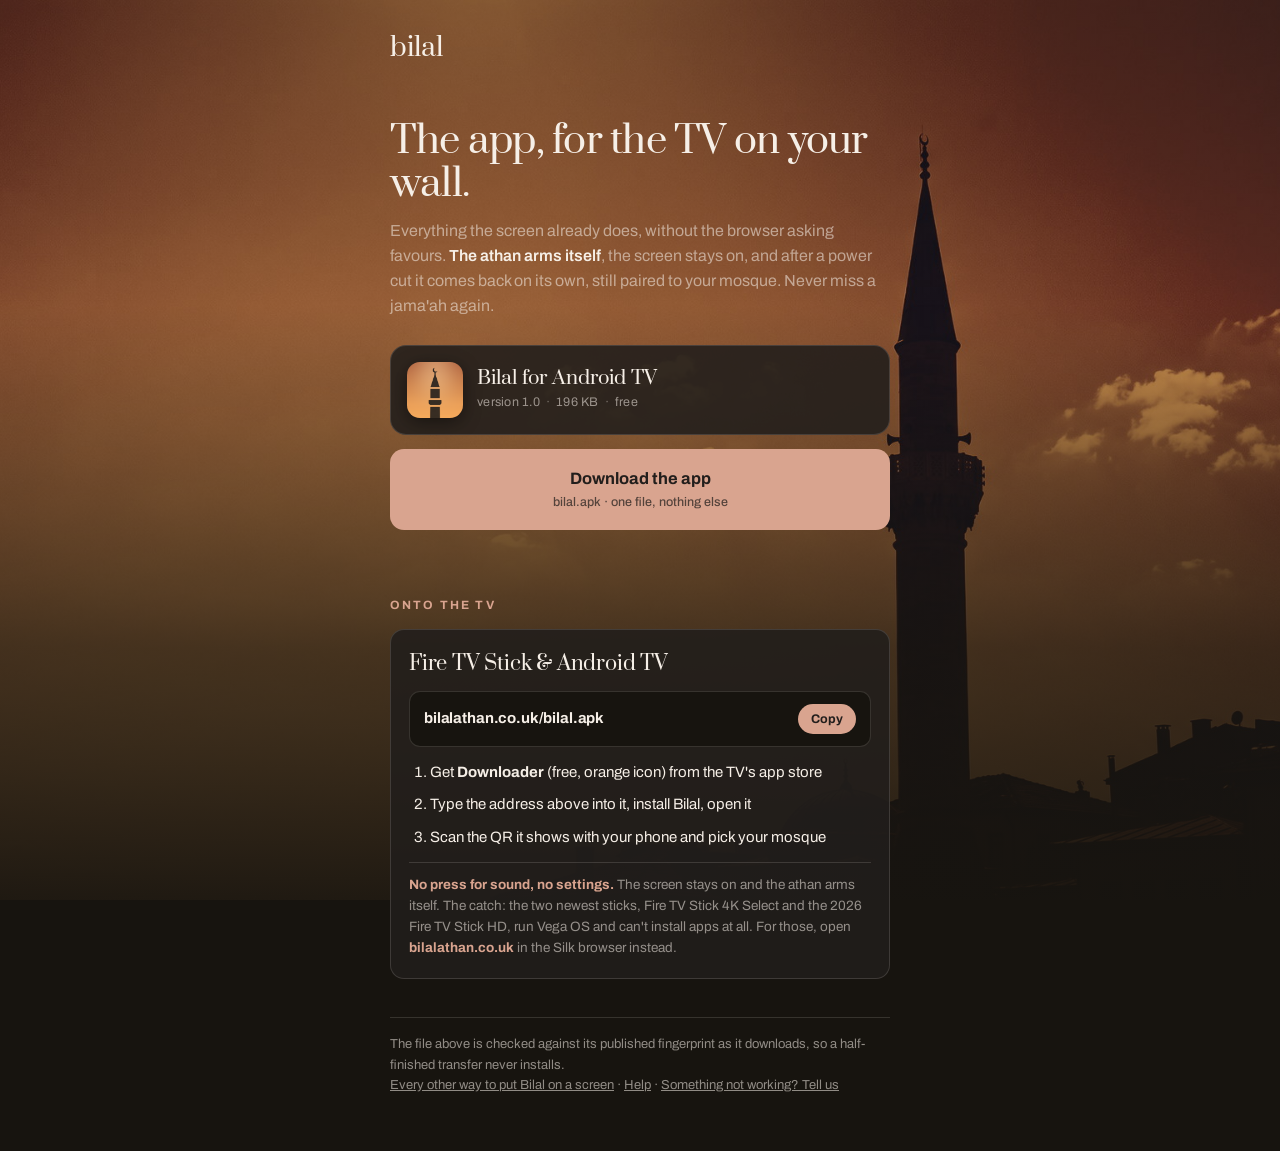
<file: app.html>
<!doctype html>
<html lang="en">
<head>
<meta charset="utf-8">
<meta name="viewport" content="width=device-width, initial-scale=1, viewport-fit=cover">
<title>bilal · the app for your TV</title>
<meta name="description" content="A 196KB app that puts Bilal on a Fire TV or Android TV. The athan arms itself, the screen stays on, and it comes back after a power cut.">
<meta name="theme-color" content="#17140f">
<meta property="og:title" content="bilal · the app for your TV">
<meta property="og:description" content="The screen that calls you to jama'ah. Now as an app: sound arms itself, the screen stays on, it comes back after a power cut.">
<meta property="og:image" content="https://bilalathan.co.uk/og.jpg">
<link rel="icon" href="favicon.ico" sizes="any">
<link rel="apple-touch-icon" href="icon-180.png">
<link rel="preconnect" href="https://fonts.googleapis.com">
<link rel="preconnect" href="https://fonts.gstatic.com" crossorigin>
<link href="https://fonts.googleapis.com/css2?family=Prata&family=Archivo:wght@400;500;600;700&display=swap" rel="stylesheet">
<style>
  /* ─────────────────────────────────────────────────────────
   * ENTRANCE STORYBOARD  (pure CSS, so a JS failure can never
   * leave the page blank — the display burned on that lesson)
   *
   *    0ms   deep ground, no flash; the photo is already loading
   *  120ms   maghrib sky fades up over 900ms
   *  260ms   wordmark rises
   *  380ms   headline + lede rise
   *  560ms   the file card settles, scale .96 → 1
   *  740ms   download button rises
   *  920ms   the onto-the-TV cards stagger in (120ms apart)
   * ───────────────────────────────────────────────────────── */
  :root{
    --clay:#d9a48f; --clay-lift:#f0c4ad; --cream:#f6efe7; --char:#221e1c; --deep:#17140f;
    --veil:rgba(246,239,231,.55); --hair:rgba(246,239,231,.14);
    --good:#9fc49a;
    --display:'Prata',Georgia,serif;
    --text:'Archivo',-apple-system,BlinkMacSystemFont,'Segoe UI',Roboto,sans-serif;

    --t-sky:120ms; --t-mark:260ms; --t-head:380ms; --t-card:560ms;
    --t-btn:740ms; --t-routes:920ms; --t-stagger:120ms;
  }
  *{box-sizing:border-box;margin:0;padding:0;-webkit-tap-highlight-color:transparent}
  html{background:var(--deep)}
  body{background:var(--deep);color:var(--cream);font-family:var(--text);line-height:1.55;
    -webkit-font-smoothing:antialiased;min-height:100svh;overflow-x:hidden}

  /* the sky is the room: the same maghrib photograph the app icon lives in,
     minaret kept in frame on every width, shadow scrim so type always lands */
  .sky{position:fixed;inset:0;z-index:0;opacity:0;animation:fade 900ms ease var(--t-sky) forwards}
  .sky img{width:100%;height:100%;object-fit:cover;object-position:72% 38%}
  .sky:after{content:'';position:absolute;inset:0;
    background:linear-gradient(180deg,rgba(23,20,15,.42) 0%,rgba(23,20,15,.24) 34%,rgba(23,20,15,.78) 72%,rgba(23,20,15,.96) 100%)}
  .wrap{position:relative;z-index:1;max-width:34rem;margin:0 auto;
    padding:max(28px,env(safe-area-inset-top)) 22px calc(56px + env(safe-area-inset-bottom))}

  @keyframes fade{to{opacity:1}}
  @keyframes rise{from{opacity:0;transform:translateY(14px)}to{opacity:1;transform:none}}
  @keyframes settle{from{opacity:0;transform:translateY(10px) scale(.96)}to{opacity:1;transform:none}}
  .rise{opacity:0;animation:rise 640ms cubic-bezier(.22,1,.36,1) forwards}

  .mark{font-family:var(--display);font-size:26px;letter-spacing:-.01em;animation-delay:var(--t-mark)}
  h1{font-family:var(--display);font-size:clamp(30px,8.4vw,38px);line-height:1.12;letter-spacing:-.02em;
     font-weight:400;margin-top:clamp(30px,9vw,52px);animation-delay:var(--t-head)}
  .lede{color:var(--veil);margin-top:14px;font-size:16px;animation-delay:var(--t-head)}
  .lede b{color:var(--cream);font-weight:600}

  /* ── the file card ─────────────────────────────────────── */
  .file{margin-top:26px;background:rgba(34,30,28,.88);border:1px solid var(--hair);border-radius:16px;
    padding:16px;display:flex;gap:14px;align-items:center;
    opacity:0;animation:settle 700ms cubic-bezier(.22,1,.36,1) var(--t-card) forwards}
  .file img{width:56px;height:56px;border-radius:13px;flex:0 0 auto;
    box-shadow:0 4px 18px rgba(0,0,0,.45)}
  .file .nm{font-family:var(--display);font-size:19px;line-height:1.2}
  .file .meta{margin-top:3px;font-size:12.5px;color:var(--veil);letter-spacing:.02em}
  .file .meta span+span:before{content:'·';margin:0 6px;opacity:.7}
  .sum{margin-left:auto;text-align:right;font-size:11px;color:var(--veil);max-width:9.5em}
  .sum b{display:block;color:var(--clay);font-weight:600;font-size:11.5px;letter-spacing:.06em}
  .sum code{font-family:ui-monospace,Menlo,monospace;font-size:10px;opacity:.85}

  /* ── the download module ───────────────────────────────── */
  /* One machine, one attribute. CSS reads data-stage on #dl:
     idle → fetching → verifying → saved   (error at any point) */
  #dl{margin-top:14px;opacity:0;animation:rise 640ms cubic-bezier(.22,1,.36,1) var(--t-btn) forwards}
  .btn{position:relative;display:block;width:100%;border:0;border-radius:14px;overflow:hidden;
    background:var(--clay);color:var(--char);text-decoration:none;cursor:pointer;
    font-family:var(--text);font-weight:700;font-size:16.5px;text-align:center;
    padding:17px 18px;transition:transform 160ms cubic-bezier(.22,1,.36,1),background 240ms ease;
    -webkit-user-select:none;user-select:none}
  .btn:active{transform:scale(.975)}
  .btn:focus-visible{outline:2px solid var(--cream);outline-offset:3px}
  .btn .fill{position:absolute;inset:0;background:var(--char);transform:scaleX(0);
    transform-origin:left;transition:transform 220ms cubic-bezier(.25,1,.5,1);will-change:transform}
  .btn .lb{position:relative;z-index:1;display:block;transition:opacity 180ms ease,transform 180ms ease}
  .btn .lb small{display:block;font-weight:500;font-size:12.5px;opacity:.72;margin-top:2px}
  [data-stage=fetching] .btn,[data-stage=verifying] .btn{background:rgba(34,30,28,.92);color:var(--cream);
    border:1px solid var(--hair);padding:16px 17px;pointer-events:none}
  [data-stage=fetching] .btn .fill,[data-stage=verifying] .btn .fill{background:var(--clay);opacity:.22}
  [data-stage=saved] .btn{background:rgba(34,30,28,.92);color:var(--cream);border:1px solid var(--hair);
    padding:16px 17px;pointer-events:none}

  /* the tick draws itself: circle sweep, then the check */
  .tick{width:21px;height:21px;vertical-align:-5px;margin-right:8px;display:none}
  .tick circle{fill:none;stroke:var(--clay);stroke-width:2;stroke-dasharray:57;stroke-dashoffset:57}
  .tick path{fill:none;stroke:var(--clay);stroke-width:2.4;stroke-linecap:round;stroke-linejoin:round;
    stroke-dasharray:14;stroke-dashoffset:14}
  [data-stage=saved] .tick{display:inline-block}
  [data-stage=saved] .tick circle{animation:draw 480ms cubic-bezier(.25,1,.5,1) forwards}
  [data-stage=saved] .tick path{animation:draw 300ms cubic-bezier(.25,1,.5,1) 420ms forwards}
  @keyframes draw{to{stroke-dashoffset:0}}

  .sub{margin-top:10px;font-size:13px;color:var(--veil);text-align:center;min-height:1.3em;
    transition:opacity 200ms ease}
  .sub b{color:var(--cream);font-weight:600}
  .sub a{color:var(--clay);text-decoration:underline}
  [data-stage=error] .btn{background:rgba(34,30,28,.92);color:var(--cream);border:1px solid rgba(217,164,143,.5)}

  /* the after: where the file goes next */
  .next{display:none;margin-top:18px;border:1px solid var(--hair);border-radius:14px;
    background:rgba(34,30,28,.88);padding:16px 18px 6px}
  [data-stage=saved] .next{display:block;animation:rise 520ms cubic-bezier(.22,1,.36,1) both}
  .next h3{font-family:var(--display);font-size:18px;font-weight:400}
  .next ol{margin:10px 0 0;padding-left:1.3em}
  .next li{margin-bottom:9px;font-size:14.5px;color:var(--veil)}
  .next li b{color:var(--cream)}
  .next .note{font-size:13px;color:var(--veil);border-top:1px solid var(--hair);margin-top:12px;padding:11px 0 13px}

  /* ── onto the tv ───────────────────────────────────────── */
  h2{font-size:12px;letter-spacing:.18em;text-transform:uppercase;color:var(--clay);
     font-weight:700;margin:40px 0 0;opacity:0;animation:rise 640ms cubic-bezier(.22,1,.36,1) var(--t-routes) forwards}
  .card{margin-top:14px;background:rgba(34,30,28,.88);border:1px solid var(--hair);border-radius:14px;
    padding:18px 18px 6px;opacity:0;animation:rise 640ms cubic-bezier(.22,1,.36,1) forwards}
  .card:nth-of-type(1){animation-delay:calc(var(--t-routes) + var(--t-stagger))}
  .card:nth-of-type(2){animation-delay:calc(var(--t-routes) + var(--t-stagger)*2)}
  .card h3{font-family:var(--display);font-size:20px;font-weight:400;letter-spacing:-.01em}
  .card ol{margin:11px 0 0;padding-left:1.3em}
  .card li{margin-bottom:9px;font-size:15px}
  .card li b{font-weight:700}
  .card .note{font-size:13.5px;color:var(--veil);border-top:1px solid var(--hair);margin-top:13px;padding:12px 0 14px}
  .card .note b{color:var(--clay)}

  .url{display:flex;align-items:center;gap:10px;margin:12px 0 14px;padding:12px 14px;
    background:var(--deep);border:1px solid var(--hair);border-radius:11px}
  .url code{font-family:inherit;font-size:15px;font-weight:700;letter-spacing:-.01em;flex:1;color:var(--cream)}
  .url button{border:0;background:var(--clay);color:var(--char);font-family:inherit;font-weight:700;
    font-size:12.5px;padding:8px 13px;border-radius:999px;cursor:pointer;transition:transform 140ms ease}
  .url button:active{transform:scale(.94)}

  footer{margin-top:38px;color:var(--veil);font-size:13px;border-top:1px solid var(--hair);padding-top:16px;
    opacity:0;animation:rise 640ms ease calc(var(--t-routes) + var(--t-stagger)*3) forwards}
  footer a{color:var(--veil);text-decoration:underline}

  @media (prefers-reduced-motion:reduce){
    .sky,.rise,.file,#dl,h2,.card,footer,[data-stage=saved] .next{animation-duration:1ms;animation-delay:0ms}
    .btn,.btn .fill,.btn .lb{transition-duration:1ms}
    [data-stage=saved] .tick circle,[data-stage=saved] .tick path{animation-duration:1ms;animation-delay:0ms}
  }
</style>
</head>
<body>

<div class="sky" aria-hidden="true"><img src="sky/maghrib.jpg" alt="" fetchpriority="high"></div>

<div class="wrap">
  <div class="mark rise">bilal</div>

  <h1 class="rise">The app, for the TV on your wall.</h1>
  <p class="lede rise">Everything the screen already does, without the browser asking
     favours. <b>The athan arms itself</b>, the screen stays on, and after a power cut
     it comes back on its own, still paired to your mosque. Never miss a jama'ah
     again.</p>

  <div class="file">
    <img src="app-icon.png" alt="Bilal app icon" width="56" height="56">
    <div>
      <div class="nm">Bilal for Android TV</div>
      <div class="meta"><span id="mVer">version 1.0</span><span id="mSize">196 KB</span><span>free</span></div>
    </div>
    <div class="sum" id="sum" hidden>
      <b>checked</b>
      <code id="sumHex"></code>
    </div>
  </div>

  <div id="dl" data-stage="idle">
    <!-- A real link first. If every line of script below dies, this still
         downloads the file. The script only makes it a nicer story. -->
    <a class="btn" id="btn" href="bilal.apk" download="bilal.apk">
      <span class="fill" id="fill" aria-hidden="true"></span>
      <span class="lb" id="lb">
        <svg class="tick" viewBox="0 0 24 24" aria-hidden="true"><circle cx="12" cy="12" r="9"/><path d="M8 12.4l2.7 2.7L16.2 9.6"/></svg><span id="lbText">Download the app</span>
        <small id="lbSub">bilal.apk · one file, nothing else</small>
      </span>
    </a>
    <p class="sub" id="sub" aria-live="polite"></p>

    <div class="next" id="next">
      <h3>It's in your downloads. Now the TV.</h3>
      <ol>
        <li><b>Easiest:</b> skip the file entirely. On the TV, open <b>Downloader</b> and
            type the address below. It fetches this same file itself.</li>
        <li><b>With this file:</b> apps like <b>Send Files to TV</b> on both devices, or
            a USB stick, or <b>adb install bilal.apk</b> if that's your thing.</li>
        <li>On an Android <b>phone or tablet</b>, just open the file. It installs and
            works as a wall display.</li>
      </ol>
      <p class="note">First open shows a QR code. Scan it with your phone, pick your
         mosque, done.</p>
    </div>
  </div>

  <h2>Onto the TV</h2>

  <div class="card">
    <h3>Fire TV Stick &amp; Android TV</h3>
    <div class="url"><code id="apkUrl">bilalathan.co.uk/bilal.apk</code><button id="copy" type="button">Copy</button></div>
    <ol>
      <li>Get <b>Downloader</b> (free, orange icon) from the TV's app store</li>
      <li>Type the address above into it, install Bilal, open it</li>
      <li>Scan the QR it shows with your phone and pick your mosque</li>
    </ol>
    <p class="note"><b>No press for sound, no settings.</b> The screen stays on and the
       athan arms itself. The catch: the two newest sticks, Fire TV Stick 4K Select and
       the 2026 Fire TV Stick HD, run Vega OS and can't install apps at all. For those,
       open <b>bilalathan.co.uk</b> in the Silk browser instead.</p>
  </div>

  <footer>The file above is checked against its published fingerprint as it
     downloads, so a half-finished transfer never installs.
     <br><a href="tv.html">Every other way to put Bilal on a screen</a> ·
     <a href="help.html">Help</a> &middot; <a href="bug.html">Something not working? Tell us</a></footer>
</div>

<script>
/* ─────────────────────────────────────────────────────────
 * DOWNLOAD STORYBOARD
 *
 * Stages are driven by real work; the minimum dwells only
 * stop a 196KB file from flashing past like nothing happened.
 *
 *      0ms   press. button compresses, becomes a track
 *    ~90ms   FETCHING · fill tracks real bytes (dwell ≥ 900ms)
 *  +ready    VERIFYING · sha-256 of the bytes vs the published
 *            fingerprint (dwell ≥ 650ms)
 *  +match    SAVED · tick draws (480ms circle, 300ms check),
 *            file lands in downloads, next-steps card rises
 *  anywhere  ERROR · say what happened, offer the plain link
 * ───────────────────────────────────────────────────────── */
(function(){
  "use strict";

  var TIMING = {
    fetchDwell:   900,   // fetching stage lives at least this long
    verifyDwell:  650,   // verifying stage lives at least this long
    tickToSave:   780,   // tick finishes drawing before the save fires
  };

  var FILE = {
    href:    'bilal.apk',                 // same-origin, next to this page
    sumHref: 'bilal.apk.sha256',          // published fingerprint, deployed with it
    type:    'application/vnd.android.package-archive',
  };

  var LABELS = {
    idle:      ['Download the app',        'bilal.apk · one file, nothing else'],
    fetching:  ['Fetching it',             ''],
    verifying: ['Checking it arrived whole','sha-256 against the published fingerprint'],
    saved:     ['Saved to your downloads', 'bilal.apk · checked'],
    error:     ['That didn’t work',   'tap to try again'],
  };

  var dl   = document.getElementById('dl');
  var btn  = document.getElementById('btn');
  var fill = document.getElementById('fill');
  var lbT  = document.getElementById('lbText');
  var lbS  = document.getElementById('lbSub');
  var sub  = document.getElementById('sub');

  if (!window.fetch || !window.ReadableStream) return;   // the plain link stands

  function stage(name){
    dl.setAttribute('data-stage', name);
    lbT.textContent = LABELS[name][0];
    lbS.textContent = LABELS[name][1];
  }
  function wait(ms){ return new Promise(function(r){ setTimeout(r, ms); }); }
  function hex(buf){
    var b = new Uint8Array(buf), s = '';
    for (var i = 0; i < b.length; i++) s += (b[i] < 16 ? '0' : '') + b[i].toString(16);
    return s;
  }

  /* size and date come from the file itself, so this page cannot lie
     when a new build ships */
  fetch(FILE.href, {method:'HEAD'}).then(function(r){
    var len = +r.headers.get('content-length');
    if (len) document.getElementById('mSize').textContent = Math.round(len/1024) + ' KB';
  }).catch(function(){});

  var busy = false;
  btn.addEventListener('click', function(ev){
    if (!(window.crypto && crypto.subtle)) return;       // let the plain link run
    ev.preventDefault();
    if (busy || dl.getAttribute('data-stage') === 'saved') return;
    busy = true;

    var t0 = Date.now();
    stage('fetching');
    fill.style.transform = 'scaleX(0)';

    var sumP = fetch(FILE.sumHref).then(function(r){ return r.ok ? r.text() : ''; })
                                  .catch(function(){ return ''; });

    fetch(FILE.href).then(function(r){
      if (!r.ok) throw new Error('http ' + r.status);
      var total = +r.headers.get('content-length') || 0;
      var reader = r.body.getReader();
      var parts = [], got = 0;
      function pump(){
        return reader.read().then(function(step){
          if (step.done) return;
          parts.push(step.value); got += step.value.length;
          if (total) fill.style.transform = 'scaleX(' + Math.min(1, got/total) + ')';
          return pump();
        });
      }
      return pump().then(function(){
        var all = new Uint8Array(got), off = 0;
        for (var i = 0; i < parts.length; i++){ all.set(parts[i], off); off += parts[i].length; }
        fill.style.transform = 'scaleX(1)';
        return all;
      });
    })
    .then(function(bytes){
      var left = TIMING.fetchDwell - (Date.now() - t0);
      return wait(Math.max(0, left)).then(function(){ return bytes; });
    })
    .then(function(bytes){
      stage('verifying');
      var t1 = Date.now();
      return Promise.all([
        crypto.subtle.digest('SHA-256', bytes.buffer),
        sumP,
      ]).then(function(rs){
        var got = hex(rs[0]);
        var want = (rs[1] || '').trim().toLowerCase();
        var left = TIMING.verifyDwell - (Date.now() - t1);
        return wait(Math.max(0, left)).then(function(){
          if (want && got !== want) throw new Error('checksum');
          if (want){
            document.getElementById('sumHex').textContent = got.slice(0,8) + '…' + got.slice(-8);
            document.getElementById('sum').hidden = false;
          }
          return bytes;
        });
      });
    })
    .then(function(bytes){
      stage('saved');
      sub.textContent = '';
      return wait(TIMING.tickToSave).then(function(){
        var url = URL.createObjectURL(new Blob([bytes], {type: FILE.type}));
        var a = document.createElement('a');
        a.href = url; a.download = 'bilal.apk';
        document.body.appendChild(a); a.click(); a.remove();
        setTimeout(function(){ URL.revokeObjectURL(url); }, 4000);
      });
    })
    .catch(function(e){
      stage('error');
      fill.style.transform = 'scaleX(0)';
      sub.innerHTML = (String(e && e.message) === 'checksum')
        ? 'The file didn’t match its published fingerprint, so it wasn’t saved. ' +
          'That usually means a deploy is mid-flight. Try again in a minute.'
        : 'Couldn’t reach the file. Check the connection and tap again, or use the ' +
          '<a href="bilal.apk" download>plain download</a>.';
      busy = false;
    });
  });

  document.getElementById('copy').addEventListener('click', function(){
    var b = this;
    function done(){ b.textContent = 'Copied'; setTimeout(function(){ b.textContent = 'Copy'; }, 1600); }
    var url = 'https://bilalathan.co.uk/bilal.apk';
    if (navigator.clipboard && navigator.clipboard.writeText){
      navigator.clipboard.writeText(url).then(done).catch(function(){});
    } else {
      var t = document.createElement('textarea');
      t.value = url; t.setAttribute('readonly',''); t.style.position = 'fixed'; t.style.left = '-9999px';
      document.body.appendChild(t); t.select();
      try{ document.execCommand('copy'); done(); }catch(e){}
      document.body.removeChild(t);
    }
  });
})();
</script>
<script src="diag.js"></script>
</body>
</html>
</file>
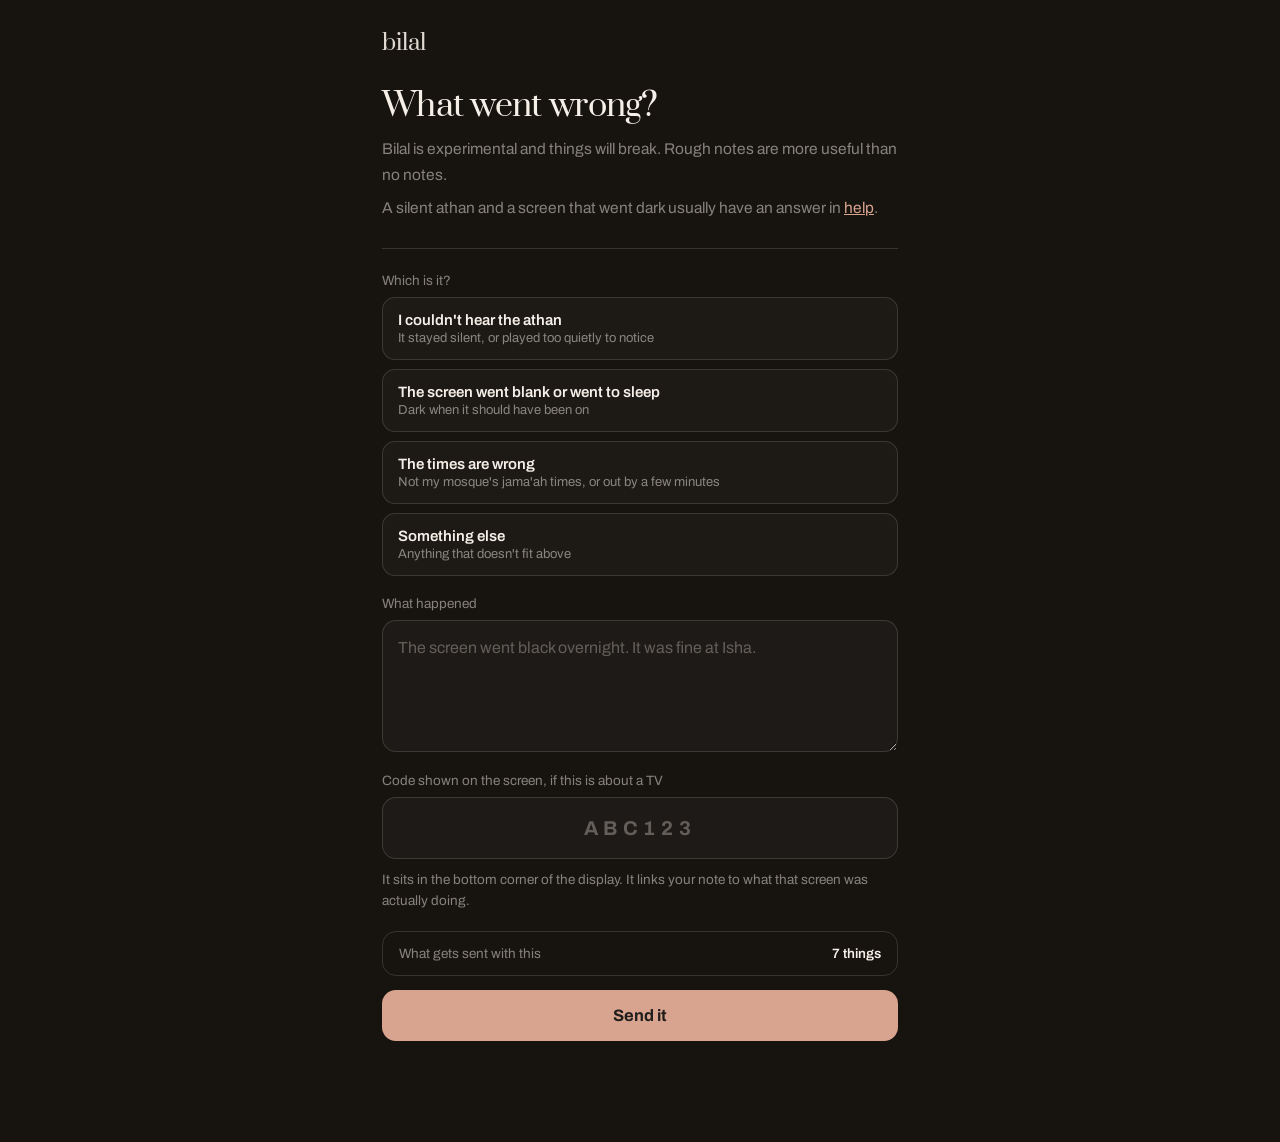
<file: bug.html>
<!doctype html>
<html lang="en">
<head>
<meta charset="utf-8">
<meta name="viewport" content="width=device-width, initial-scale=1, viewport-fit=cover">
<title>Report a problem with bilal</title>
<link rel="icon" href="favicon.ico" sizes="any">
<meta name="theme-color" content="#17140f">
<link href="https://fonts.googleapis.com/css2?family=Prata&family=Archivo:wght@400;500;600;700&display=swap" rel="stylesheet">
<style>
/* ─────────────────────────────────────────────────────────────────────────
 * REPORT A PROBLEM
 *
 * Written on the assumption that the person filling this in is annoyed and
 * possibly standing in a hallway, so: one box, one button, and everything the
 * machine can work out for itself is already attached.
 *
 * The attached state is shown rather than hidden. Someone reporting a fault
 * deserves to see exactly what they are sending, and on a product that sits in
 * a house watching prayer times, quietly collecting anything unexplained would
 * be the wrong trade whatever the debugging benefit.
 * ───────────────────────────────────────────────────────────────────────── */
:root{
  --clay:#d9a48f; --clay-lift:#e8b9a3; --cream:#f6efe7;
  --char:#221e1c; --deep:#17140f;
  --veil:rgba(246,239,231,.50); --hair:rgba(246,239,231,.14);
  --display:'Prata',Georgia,serif;
  --text:'Archivo',-apple-system,BlinkMacSystemFont,'Segoe UI',Roboto,system-ui,sans-serif;
}
*{box-sizing:border-box;margin:0;padding:0;-webkit-tap-highlight-color:transparent}
html,body{background:var(--deep);color:var(--cream);font-family:var(--text);
  -webkit-font-smoothing:antialiased;min-height:100%}
#app{padding:calc(env(safe-area-inset-top) + 28px) 22px 72px;max-width:560px;margin:0 auto}
.brand{font-family:var(--display);font-size:22px;opacity:.9;margin-bottom:30px}
h1{font-family:var(--display);font-size:32px;line-height:1.14;letter-spacing:-.022em;font-weight:400}
.sub{color:var(--veil);font-size:15.5px;line-height:1.62;margin-top:12px}
.eyebrow{font-size:11px;letter-spacing:.2em;text-transform:uppercase;color:var(--clay);
  font-weight:700;margin-bottom:12px}
.step{margin-top:28px;padding-top:24px;border-top:1px solid var(--hair)}
label{display:block;font-size:13.5px;color:var(--veil);margin-bottom:9px}
textarea,input{width:100%;padding:15px;border-radius:14px;border:1px solid var(--hair);
  background:rgba(34,30,28,.72);color:var(--cream);outline:none;
  font-family:inherit;font-size:16px;line-height:1.5}
textarea{min-height:132px;resize:vertical}
input:focus,textarea:focus{border-color:var(--clay)}
::placeholder{color:rgba(246,239,231,.32)}
.code-in{text-transform:uppercase;letter-spacing:.28em;text-align:center;font-weight:700;font-size:20px}
.btn{width:100%;padding:17px 20px;border:0;border-radius:14px;background:var(--clay);
  color:var(--char);font-weight:700;font-size:16.5px;margin-top:14px;font-family:inherit;
  transition:transform .18s cubic-bezier(.16,1,.3,1),background .18s}
.btn:active{transform:scale(.978);background:var(--clay-lift)}
.btn[disabled]{opacity:.45}
.btn.ghost{background:rgba(246,239,231,.06);border:1px solid var(--hair);color:var(--cream);font-weight:600}
.hint{font-size:13.5px;color:var(--veil);margin-top:10px;line-height:1.58}
.msg{font-size:14px;margin-top:12px;min-height:1.2em}
.msg.bad{color:#e8a99b}

/* The four complaints this product actually generates. Free text alone cannot
   be sorted, and a pile of unsorted prose is how a bug queue dies. Picking one
   also decides which diagnostics matter, so the category is doing real work
   rather than being a tidy label. */
.cats{display:flex;flex-direction:column;gap:9px;margin-top:4px}
.cat{width:100%;text-align:left;padding:14px 15px;border-radius:13px;
  border:1px solid var(--hair);background:rgba(34,30,28,.6);color:var(--cream);
  font-family:inherit;font-size:15px;font-weight:600;cursor:pointer;
  transition:transform .18s cubic-bezier(.16,1,.3,1),border-color .18s,background .18s}
.cat:active{transform:scale(.985)}
.cat.on{border-color:var(--clay);background:rgba(217,164,143,.10)}
.cat small{display:block;font-weight:400;font-size:13px;color:var(--veil);margin-top:3px}
.attached{margin-top:20px;border:1px solid var(--hair);border-radius:14px;overflow:hidden}
.attached summary{padding:14px 16px;font-size:13.5px;color:var(--veil);cursor:pointer;
  list-style:none;display:flex;justify-content:space-between;gap:12px}
.attached summary::-webkit-details-marker{display:none}
.attached summary b{color:var(--cream);font-weight:600}
.attached .rows{padding:2px 16px 14px;font-size:13px;color:var(--veil)}
.attached .r{display:flex;gap:12px;padding:7px 0;border-top:1px solid rgba(246,239,231,.07)}
.attached .r span:first-child{flex:none;width:38%;color:rgba(246,239,231,.38)}
.attached .r span:last-child{word-break:break-word;font-variant-numeric:tabular-nums}

.done{text-align:center;padding:60px 0 30px}
.done .tick{font-family:var(--display);font-size:44px;color:var(--clay)}
.spin{display:inline-block;width:14px;height:14px;border:2px solid var(--hair);
  border-top-color:var(--clay);border-radius:50%;animation:sp .8s linear infinite;vertical-align:-2px}
@keyframes sp{to{transform:rotate(360deg)}}
section{display:none} section.on{display:block}
</style>
</head>
<body>
<div id="app">
  <div class="brand">bilal</div>

  <section id="s1" class="on">
    <h1>What went wrong?</h1>
    <p class="sub">Bilal is experimental and things will break. Rough notes are more useful than
      no notes.</p>
    <!-- A sleeping screen and a silent athan both have answers already, and both
         arrive here as reports. Offering the answer first is faster for them than
         a reply from us would be. -->
    <p class="sub" style="margin-top:8px">A silent athan and a screen that went dark
      usually have an answer in <a href="help.html" style="color:var(--clay)">help</a>.</p>

    <div class="step">
      <label>Which is it?</label>
      <div class="cats" id="cats">
        <button class="cat" data-k="athan">I couldn't hear the athan
          <small>It stayed silent, or played too quietly to notice</small></button>
        <button class="cat" data-k="asleep">The screen went blank or went to sleep
          <small>Dark when it should have been on</small></button>
        <button class="cat" data-k="times">The times are wrong
          <small>Not my mosque's jama'ah times, or out by a few minutes</small></button>
        <button class="cat" data-k="other">Something else
          <small>Anything that doesn't fit above</small></button>
      </div>

      <label for="what" style="margin-top:20px">What happened</label>
      <textarea id="what" placeholder="The screen went black overnight. It was fine at Isha."></textarea>

      <div style="margin-top:18px">
        <label for="code">Code shown on the screen, if this is about a TV</label>
        <input id="code" class="code-in" maxlength="7" placeholder="ABC123"
               autocomplete="off" autocapitalize="characters" inputmode="text">
        <div class="hint">It sits in the bottom corner of the display. It links your note to
          what that screen was actually doing.</div>
      </div>

      <details class="attached">
        <summary><span>What gets sent with this</span><b id="attCount">…</b></summary>
        <div class="rows" id="attRows"></div>
      </details>

      <button class="btn" id="send">Send it</button>
      <div class="msg" id="msg"></div>
    </div>
  </section>

  <section id="s2">
    <div class="done">
      <div class="tick">Sent.</div>
      <p class="sub" style="margin-top:12px">Thank you. This is how it gets fixed.</p>
    </div>
    <a class="btn ghost" id="back" href="tv.html" style="display:block;text-align:center;
       text-decoration:none;line-height:1.2">Back</a>
  </section>
</div>

<script src="diag.js"></script>
<script>
(function(){
  "use strict";
  var $=function(i){return document.getElementById(i);};

  /* diag.js supplies both the attachment and the transport. This page is the
     escape hatch, so if diag ever fails to load it must degrade to a visible
     smaller report, never to a healthy-looking form whose buttons are dead —
     that was exactly the shape of failure it exists to catch. */
  var DIAG = window.BilalDiag || null;
  var PARAMS = new URLSearchParams(location.search);

  /* Show the person exactly what is attached. Flattened to plain rows rather
     than a wall of JSON, because a list somebody can actually read is the point
     of showing it at all. */
  function rows(){
    if(!DIAG){
      return [
        ['Your device', (navigator.userAgent||'').slice(0,80)],
        ['Time', new Date().toLocaleString('en-GB')],
        ['Note', 'diagnostics failed to load on this visit']
      ];
    }
    var d=DIAG.snapshot();
    var out=[
      ['Your device', d.device],
      ['Screen size', d.viewport],
      ['Page', location.pathname.replace(/^.*\//,'') || 'index.html'],
      ['Time', new Date().toLocaleString('en-GB')],
      ['Online', d.online ? 'yes' : 'no']
    ];
    if(d.mosque && d.mosque.slug) out.push(['Mosque set up here', d.mosque.name || d.mosque.slug]);
    if(d.status) out.push(['Status line', d.status]);
    /* the verdict sentence, not the object — ['Athan state', d.audio] printed
       "[object Object]" on every single report */
    if(d.audio)  out.push(['Athan state', d.audio.verdict || d.audio.line || 'unknown']);
    if(d.errors && d.errors.length) out.push(['Errors caught', d.errors.length + ' on this page']);
    out.push(['This browser’s id', DIAG.id()]);
    if(PARAMS.get('from')==='near'){
      if(PARAMS.get('name')) out.push(['Mosque in Near', PARAMS.get('name')]);
      if(PARAMS.get('date')) out.push(['Timetable date', PARAMS.get('date')]);
      if(PARAMS.get('prayer')) out.push(['Prayer shown', PARAMS.get('prayer')]);
      if(PARAMS.get('time')) out.push(['Jama’ah shown', PARAMS.get('time')]);
      if(PARAMS.get('mosque')) out.push(['Directory id', PARAMS.get('mosque')]);
    }
    return out;
  }

  var R=rows();
  $('attCount').textContent=R.length+' things';
  $('attRows').innerHTML=R.map(function(r){
    return '<div class="r"><span>'+r[0]+'</span><span>'+
      String(r[1]).replace(/[&<>]/g,function(c){return{'&':'&amp;','<':'&lt;','>':'&gt;'}[c];})+
      '</span></div>';
  }).join('');

  // A code may be passed in, so a QR on a screen can carry its own id here.
  var q=PARAMS.get('c');
  if(q) $('code').value=q.toUpperCase().replace(/[^A-Z0-9]/g,'');

  var kind=null;
  Array.prototype.forEach.call(document.querySelectorAll('.cat'),function(b){
    b.onclick=function(){
      kind=b.dataset.k;
      Array.prototype.forEach.call(document.querySelectorAll('.cat'),function(o){
        o.classList.toggle('on', o===b);
      });
      /* Aim the box at the thing they picked. A blank textarea gets "it's
         broken"; a pointed one gets the detail that decides the diagnosis. */
      var ph={
        athan:"Maghrib came and went and nothing played. The screen showed the right time.",
        asleep:"Dark when I came down for Fajr. It was on when I went to bed.",
        times:"It says Asr 18:30 but the card at my mosque says 18:45.",
        other:"What you expected, and what happened instead."
      }[kind];
      if(ph) $('what').setAttribute('placeholder', ph);
      $('msg').textContent=''; $('msg').className='msg';
    };
  });

  /* Near already knows which category, mosque and timetable row led here.
     Keep that context attached and leave only the correction for the person
     to type. */
  var requested=PARAMS.get('kind');
  var requestedButton=document.querySelector('.cat[data-k="'+String(requested||'').replace(/"/g,'')+'"]');
  if(requestedButton){
    requestedButton.click();
    if(requested==='times' && PARAMS.get('prayer') && PARAMS.get('time')){
      $('what').setAttribute('placeholder','Bilal shows '+PARAMS.get('prayer')+' at '+
        PARAMS.get('time')+'. What should it be?');
    }
  }
  if(PARAMS.get('from')==='near'){
    $('back').href='near.html';
    $('back').textContent='Back to Near';
  }

  $('send').onclick=function(){
    var what=($('what').value||'').trim();
    if(!kind){
      $('msg').className='msg bad';
      $('msg').textContent='Pick which one it is first, so it reaches the right pile.';
      return;
    }
    if(what.length<3){
      $('msg').className='msg bad';
      $('msg').textContent='Tell us what happened first, even just a few words.';
      $('what').focus(); return;
    }
    var code=($('code').value||'').toUpperCase().replace(/[^A-Z0-9]/g,'');
    var btn=this, label=btn.innerHTML;
    btn.innerHTML='<span class="spin"></span> Sending…'; btn.disabled=true;
    $('msg').textContent=''; $('msg').className='msg';

    if(!DIAG){
      btn.innerHTML=label; btn.disabled=false;
      $('msg').className='msg bad';
      $('msg').textContent='This page could not load its sender. Reload and try again.';
      return;
    }
    /* File it against the screen when one is quoted, so the words land beside
       that screen's own heartbeats and errors rather than beside this phone's. */
    var nearContext='';
    if(PARAMS.get('from')==='near'){
      nearContext=' [Near: '+[
        PARAMS.get('name'), PARAMS.get('mosque'), PARAMS.get('date'),
        PARAMS.get('prayer'), PARAMS.get('time')
      ].filter(Boolean).join(' · ')+']';
    }
    DIAG.send('manual', '[' + kind + '] ' + what + nearContext, code || null)
      .then(function(r){
        /* "Sent." must mean sent. r is undefined when the transport threw
           synchronously, and ok:false when the server refused — both used to
           slip past `r && r.ok===false` and show the thank-you screen over a
           report that went nowhere. */
        if(!r || !r.ok) throw new Error('http');
        $('s1').classList.remove('on'); $('s2').classList.add('on');
        window.scrollTo(0,0);
      })
      .catch(function(){
        btn.innerHTML=label; btn.disabled=false;
        $('msg').className='msg bad';
        $('msg').textContent='That did not send. Check your connection and try again.';
      });
  };
})();
</script>
</body>
</html>
</file>
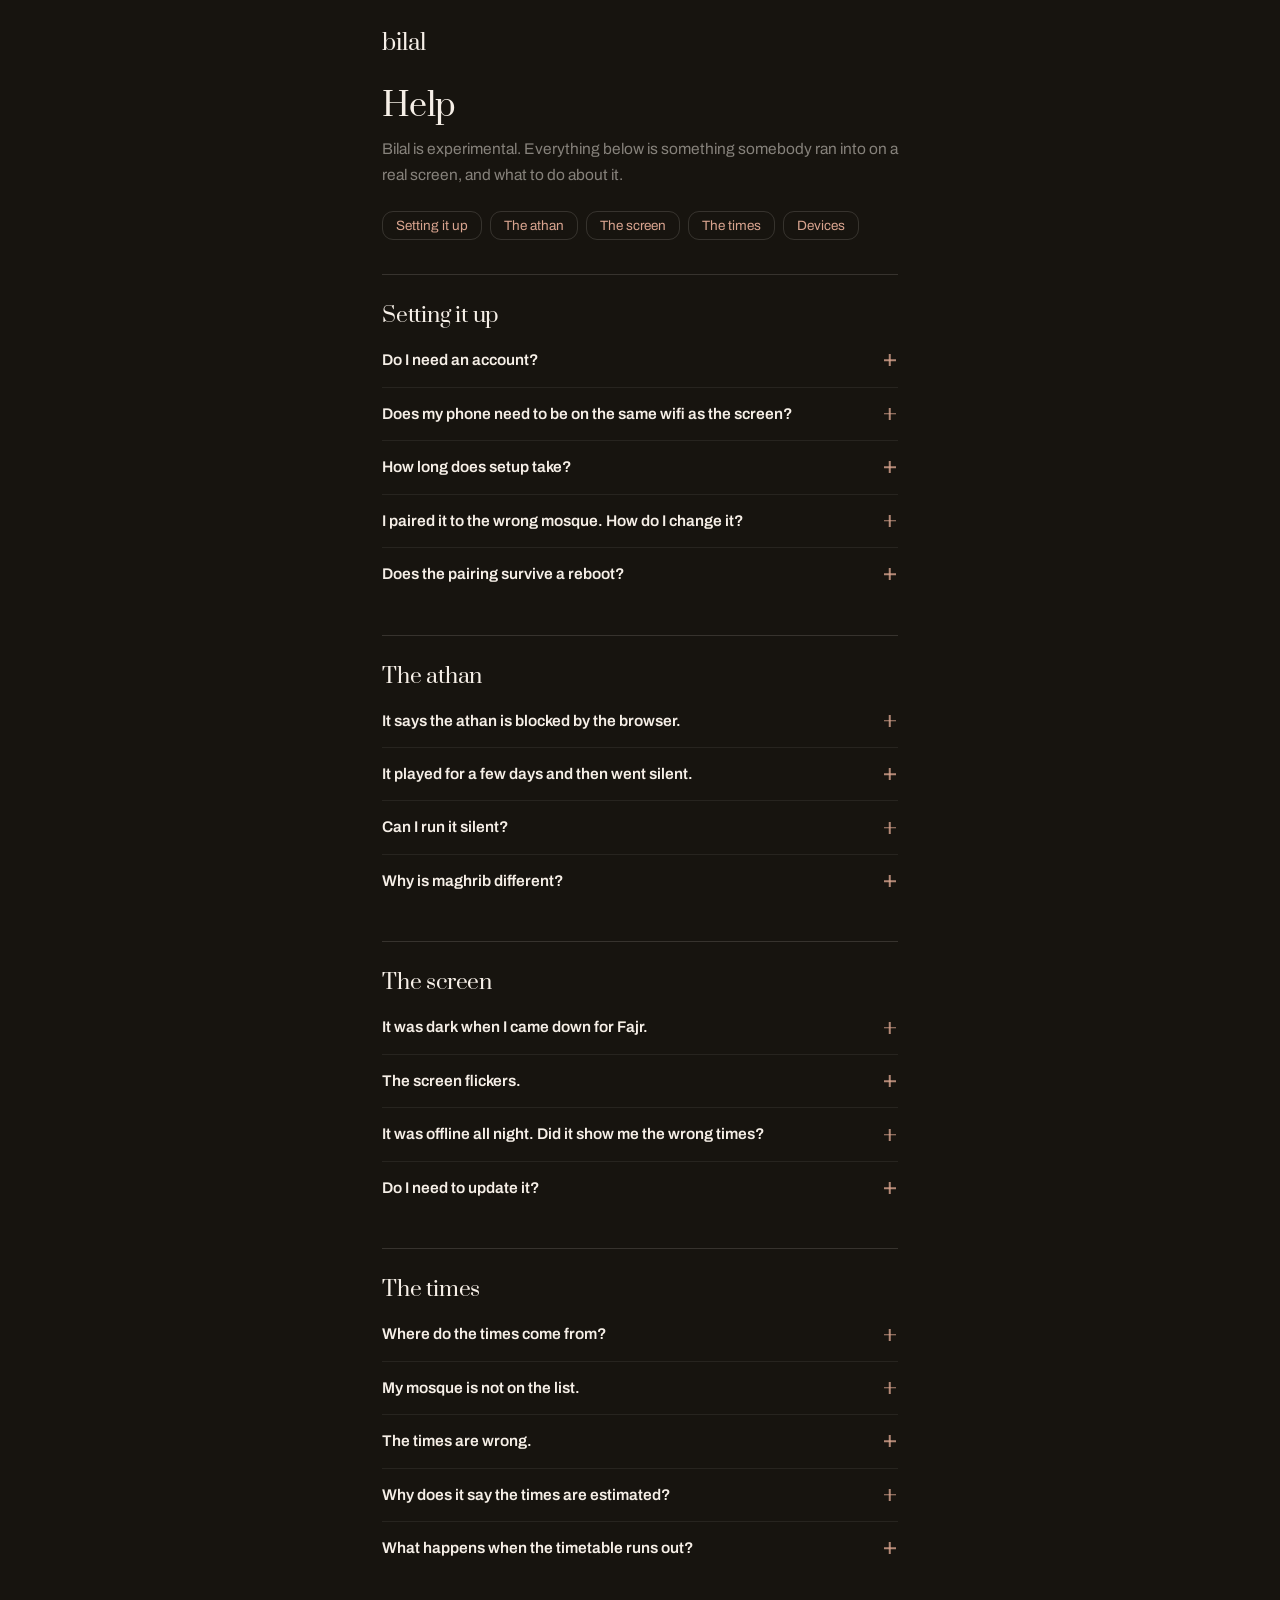
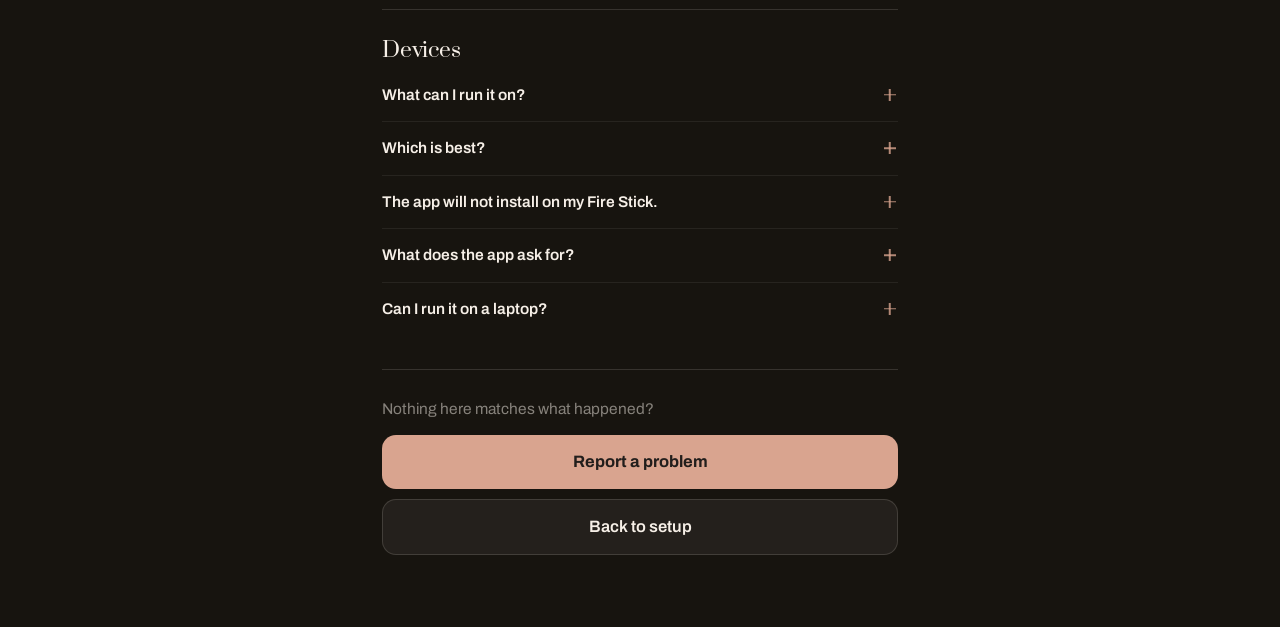
<file: help.html>
<!doctype html>
<html lang="en">
<head>
<meta charset="utf-8">
<meta name="viewport" content="width=device-width, initial-scale=1, viewport-fit=cover">
<title>Bilal help</title>
<meta name="description" content="Setting up bilal, the athan, the screen, and the times. Every question somebody has actually asked.">
<link rel="icon" href="favicon.ico" sizes="any">
<meta name="theme-color" content="#17140f">
<link href="https://fonts.googleapis.com/css2?family=Prata&family=Archivo:wght@400;500;600;700&display=swap" rel="stylesheet">
<style>
/* ─────────────────────────────────────────────────────────────────────────
 * HELP
 *
 * Every question here was asked by somebody holding a real device, mostly
 * during the first fortnight. Nothing is invented to look complete.
 *
 * Why it is a page of its own rather than sections bolted onto tv.html: that
 * page is a decision (which device, then go), and this one is a reference read
 * by somebody already stuck. Mixing them would cost the setup page its line,
 * and reference material grows. It also stays off the display itself, which is
 * read at four metres by somebody who is walking past and is not debugging.
 *
 * Closed by default because the index IS the content: twenty-odd questions
 * readable in one scroll beats a wall of prose nobody scans. The person
 * arriving has one problem and wants one answer.
 *
 * Restraint is deliberate. This is the page somebody reads when the thing they
 * trusted with Fajr has let them down, so it stays quiet, and the only motion
 * is the disclosure itself.
 * ───────────────────────────────────────────────────────────────────────── */
:root{
  --clay:#d9a48f; --clay-lift:#e8b9a3; --cream:#f6efe7;
  --char:#221e1c; --deep:#17140f;
  --veil:rgba(246,239,231,.50); --hair:rgba(246,239,231,.14);
  --display:'Prata',Georgia,serif;
  --text:'Archivo',-apple-system,BlinkMacSystemFont,'Segoe UI',Roboto,system-ui,sans-serif;
}
*{box-sizing:border-box;margin:0;padding:0;-webkit-tap-highlight-color:transparent}
html{scroll-behavior:smooth}
html,body{background:var(--deep);color:var(--cream);font-family:var(--text);
  -webkit-font-smoothing:antialiased;min-height:100%}
#app{padding:calc(env(safe-area-inset-top) + 28px) 22px 72px;max-width:560px;margin:0 auto}
.brand{font-family:var(--display);font-size:22px;opacity:.9;margin-bottom:30px}
.brand a{color:inherit;text-decoration:none}
h1{font-family:var(--display);font-size:32px;line-height:1.14;letter-spacing:-.022em;font-weight:400}
.sub{color:var(--veil);font-size:15.5px;line-height:1.62;margin-top:12px}

/* The index earns its place: six words tell somebody whether their problem is
   even on this page, before they scroll past twenty questions that are not it. */
.jump{display:flex;flex-wrap:wrap;gap:8px;margin-top:24px}
.jump a{font-size:13.5px;color:var(--clay);text-decoration:none;padding:7px 13px;
  border:1px solid var(--hair);border-radius:11px;line-height:1;
  transition:border-color .18s,background .18s}
.jump a:hover{border-color:var(--clay);background:rgba(217,164,143,.08)}

.step{margin-top:34px;padding-top:26px;border-top:1px solid var(--hair);scroll-margin-top:20px}
h2{font-family:var(--display);font-size:21px;font-weight:400;letter-spacing:-.01em;margin-bottom:4px}

/* One question. Closed state has to read as a tappable line rather than a
   heading, or nobody discovers there is an answer under it. */
/* The last question in a section stops at the section rule rather than drawing
   its own beneath it, which read as an accident at the join. */
.q{border-bottom:1px solid rgba(246,239,231,.07)}
.q:last-of-type{border-bottom:0}
.q summary{list-style:none;cursor:pointer;padding:15px 30px 15px 0;position:relative;
  font-size:15.5px;font-weight:600;line-height:1.45;color:var(--cream)}
.q summary::-webkit-details-marker{display:none}
/* Transform only. A rotating rule costs nothing on a weak GPU, where a chevron
   glyph would need a font that may not have landed yet. */
.q summary::after,.q summary::before{content:'';position:absolute;right:2px;top:50%;
  width:12px;height:1.5px;background:var(--clay);opacity:.8;
  transition:transform .22s cubic-bezier(.16,1,.3,1)}
.q summary::before{transform:translateY(-50%)}
.q summary::after{transform:translateY(-50%) rotate(90deg)}
.q[open] summary::after{transform:translateY(-50%) rotate(0deg)}
.q[open] summary{color:var(--clay)}
.q .a{padding:0 4px 18px 0;font-size:14.8px;line-height:1.66;color:var(--veil)}
.q .a p+p{margin-top:11px}
.q .a b{color:var(--cream);font-weight:600}
.q .a code{font-family:ui-monospace,SFMono-Regular,Menlo,monospace;font-size:13.5px;
  color:var(--clay);background:rgba(217,164,143,.09);padding:2px 6px;border-radius:6px;
  word-break:break-word}
.q .a ul{margin:11px 0 0;padding-left:18px}
.q .a li{margin-bottom:9px}
.q .a a{color:var(--clay)}

.tail{margin-top:34px;padding-top:26px;border-top:1px solid var(--hair)}
.btn{display:block;width:100%;padding:17px 20px;border:0;border-radius:14px;
  background:var(--clay);color:var(--char);font-weight:700;font-size:16.5px;
  font-family:inherit;text-align:center;text-decoration:none;line-height:1.2;
  transition:transform .18s cubic-bezier(.16,1,.3,1),background .18s}
.btn:active{transform:scale(.978);background:var(--clay-lift)}
.btn.ghost{background:rgba(246,239,231,.06);border:1px solid var(--hair);
  color:var(--cream);font-weight:600;margin-top:10px}

/* Opacity and transform only, and never a reason to wait for content. */
.r{opacity:0;transform:translateY(12px);animation:rise .62s cubic-bezier(.16,1,.3,1) forwards}
.r2{animation-delay:.07s} .r3{animation-delay:.13s} .r4{animation-delay:.19s}
@keyframes rise{to{opacity:1;transform:none}}
@media (prefers-reduced-motion:reduce){
  .r{animation:none;opacity:1;transform:none}
  html{scroll-behavior:auto}
  .q summary::after,.q summary::before{transition:none}
}
</style>
</head>
<body>
<div id="app">
  <div class="brand r"><a href="tv.html">bilal</a></div>

  <h1 class="r r2">Help</h1>
  <p class="sub r r2">Bilal is experimental. Everything below is something somebody
    ran into on a real screen, and what to do about it.</p>

  <nav class="jump r r3">
    <a href="#setup">Setting it up</a>
    <a href="#athan">The athan</a>
    <a href="#screen">The screen</a>
    <a href="#times">The times</a>
    <a href="#devices">Devices</a>
  </nav>

  <!-- ── setting it up ─────────────────────────────────────────────────── -->
  <section class="step r r4" id="setup">
    <h2>Setting it up</h2>

    <details class="q"><summary>Do I need an account?</summary>
      <div class="a"><p>No. No sign-up, no email, no tracking. Pick your mosque once
        and the screen remembers.</p></div></details>

    <details class="q"><summary>Does my phone need to be on the same wifi as the screen?</summary>
      <div class="a"><p>No. The code travels over the internet, so any phone works
        from anywhere. It does not need to be the same Amazon account either.</p></div></details>

    <details class="q"><summary>How long does setup take?</summary>
      <div class="a"><p>Three moments. Open the site on the screen, scan the code with
        your phone, then press once for sound. The screen picks up the rest on its
        own.</p></div></details>

    <details class="q"><summary>I paired it to the wrong mosque. How do I change it?</summary>
      <div class="a"><p>Add <code>?setup=1</code> to the address on the screen and the
        pairing screen comes back. Pair it again and the new mosque replaces the old
        one.</p></div></details>

    <details class="q"><summary>Does the pairing survive a reboot?</summary>
      <div class="a"><p>Yes, and a power cut. It is stored on the screen itself, so it
        comes back paired without your phone.</p>
        <p>Uninstalling the app is the one thing that clears it, because the storage
        goes with the app.</p></div></details>
  </section>

  <!-- ── the athan ─────────────────────────────────────────────────────── -->
  <section class="step r r4" id="athan">
    <h2>The athan</h2>

    <details class="q"><summary>It says the athan is blocked by the browser.</summary>
      <div class="a"><p>Browsers keep sound locked until somebody presses a button, so
        the screen cannot play anything until you press once. Press OK on the remote,
        or tap the screen, and the footer changes to <b>athan ready</b>.</p>
        <p>The Fire TV app presses it for you, which is most of the reason it
        exists.</p></div></details>

    <details class="q"><summary>It played for a few days and then went silent.</summary>
      <div class="a"><p>Look at the footer first. If it does not say <b>athan ready</b>,
        the screen reloaded at some point and is waiting for a press. One press
        re-arms it.</p>
        <p>If the footer says it is ready and the athan still did not play, that is a
        real fault and worth reporting.</p></div></details>

    <details class="q"><summary>Can I run it silent?</summary>
      <div class="a"><p>Add <code>?quiet=1</code> to the address. It shows the times and
        never makes a sound.</p></div></details>

    <details class="q"><summary>Why is maghrib different?</summary>
      <div class="a"><p>Maghrib jama'ah is usually only minutes after the adhan, so a
        fifteen minute warning would land before the adhan itself. Maghrib gets
        <b>leave now to catch jama'ah</b>. Every other prayer gets the athan at the
        start time.</p></div></details>
  </section>

  <!-- ── the screen ────────────────────────────────────────────────────── -->
  <section class="step r r4" id="screen">
    <h2>The screen</h2>

    <details class="q"><summary>It was dark when I came down for Fajr.</summary>
      <div class="a"><p>Three different timers can do this, and they are not the same
        thing. Which one you have depends on what the screen did:</p>
        <ul>
          <li><b>The television powered off completely.</b> Nearly every TV switches
            off after about four hours with no button pressed. The setting is on the
            TV, under Eco, Energy Saving, or no-operation off timer.</li>
          <li><b>The TV is on but says no signal.</b> That is Fire OS asking
            <b>Still Watching?</b> after four hours with no press on the remote, then
            sleeping the stick. Turn it off under Settings, Preferences, Data Usage
            Monitoring, Still Watching. If the question is on screen, <b>Don't show
            again</b> does the same thing in one press.</li>
          <li><b>It went dark within the hour.</b> Fire TV has a second sleep timer,
            around fourteen minutes, that Amazon do not expose in any settings screen.
            The app retires it. The browser route cannot.</li>
        </ul></div></details>

    <details class="q"><summary>The screen flickers.</summary>
      <div class="a"><p>Add <code>?lite=1</code> to the address. That drops the drifting
        layers and the moving sky, which is what a weaker GPU struggles with.</p>
        <p>If the flicker stops, running it that way permanently is fine. You lose
        some atmosphere and nothing else.</p></div></details>

    <details class="q"><summary>It was offline all night. Did it show me the wrong times?</summary>
      <div class="a"><p>No. With no connection it shows the timetable it already has
        and says so in the footer, with how old it is. It does not invent times, and
        it does not go blank.</p></div></details>

    <details class="q"><summary>Do I need to update it?</summary>
      <div class="a"><p>No. The screen refreshes itself overnight, and the app is a
        window onto the website, so a fix reaches every screen without anybody
        reinstalling anything.</p></div></details>
  </section>

  <!-- ── the times ─────────────────────────────────────────────────────── -->
  <section class="step r r4" id="times">
    <h2>The times</h2>

    <details class="q"><summary>Where do the times come from?</summary>
      <div class="a"><p>From what your mosque publishes itself. Bilal does not
        calculate jama'ah times, because a guessed time makes you late.</p></div></details>

    <details class="q"><summary>My mosque is not on the list.</summary>
      <div class="a"><p>You can add it yourself from your phone. Photograph or upload
        your mosque's timetable and it reads the year off it, showing you anything it
        is unsure about so you can correct it before it goes live.</p>
        <p>It then exists for everybody else at your mosque, not only you.</p></div></details>

    <details class="q"><summary>The times are wrong.</summary>
      <div class="a"><p>Report it from the link at the bottom of this page. It asks
        which device and what you saw, which is what makes it fixable.</p>
        <p>If the screen is showing a code in the corner, include it. It links your
        note to what that screen was actually doing.</p></div></details>

    <details class="q"><summary>Why does it say the times are estimated?</summary>
      <div class="a"><p>Some mosques publish the adhan times and no jama'ah times. When
        that happens the screen says so rather than presenting an estimate as your
        mosque's own decision.</p></div></details>

    <details class="q"><summary>What happens when the timetable runs out?</summary>
      <div class="a"><p>It tells you three weeks before, then stops showing jama'ah
        times rather than guessing into a new year. You add the new timetable the same
        way you set it up the first time.</p></div></details>
  </section>

  <!-- ── devices ───────────────────────────────────────────────────────── -->
  <section class="step r r4" id="devices">
    <h2>Devices</h2>

    <details class="q"><summary>What can I run it on?</summary>
      <div class="a"><p>A Fire TV stick, an Android or Google TV, an Echo Show, a spare
        phone or tablet, or a tab on a laptop. Anything with a browser and a screen you
        can leave on.</p></div></details>

    <details class="q"><summary>Which is best?</summary>
      <div class="a"><p>A screen that stays put. The habit comes from a fixed display in
        a room you walk through, on all day, that you never have to open.</p>
        <p>A laptop tab is for hearing it work in the next few minutes, or for a desk
        you sit at all day.</p></div></details>

    <details class="q"><summary>The app will not install on my Fire Stick.</summary>
      <div class="a"><p>Amazon ended sideloading on their newest sticks, which is the
        Fire TV Stick 4K Select from 2025 and the Fire TV Stick HD from 2026 onwards.
        Those run the browser route instead, which works, with the fourteen minute
        sleep timer as the catch.</p>
        <p>Every Fire OS 7 and 8 device installs it normally.</p></div></details>

    <details class="q"><summary>What does the app ask for?</summary>
      <div class="a"><p>The internet, and nothing else. No account, no tracking, no
        permissions beyond that.</p></div></details>

    <details class="q"><summary>Can I run it on a laptop?</summary>
      <div class="a"><p>Open the site, press <b>F</b> for fullscreen, and leave the tab
        open.</p>
        <p>Stop the computer sleeping if you want Fajr. A sleeping screen calls
        nothing, and it will not tell you it missed one.</p></div></details>
  </section>

  <div class="tail r r4">
    <p class="sub" style="margin-top:0">Nothing here matches what happened?</p>
    <a class="btn" href="bug.html" style="margin-top:14px">Report a problem</a>
    <a class="btn ghost" href="tv.html">Back to setup</a>
  </div>
</div>
</body>
</html>
</file>
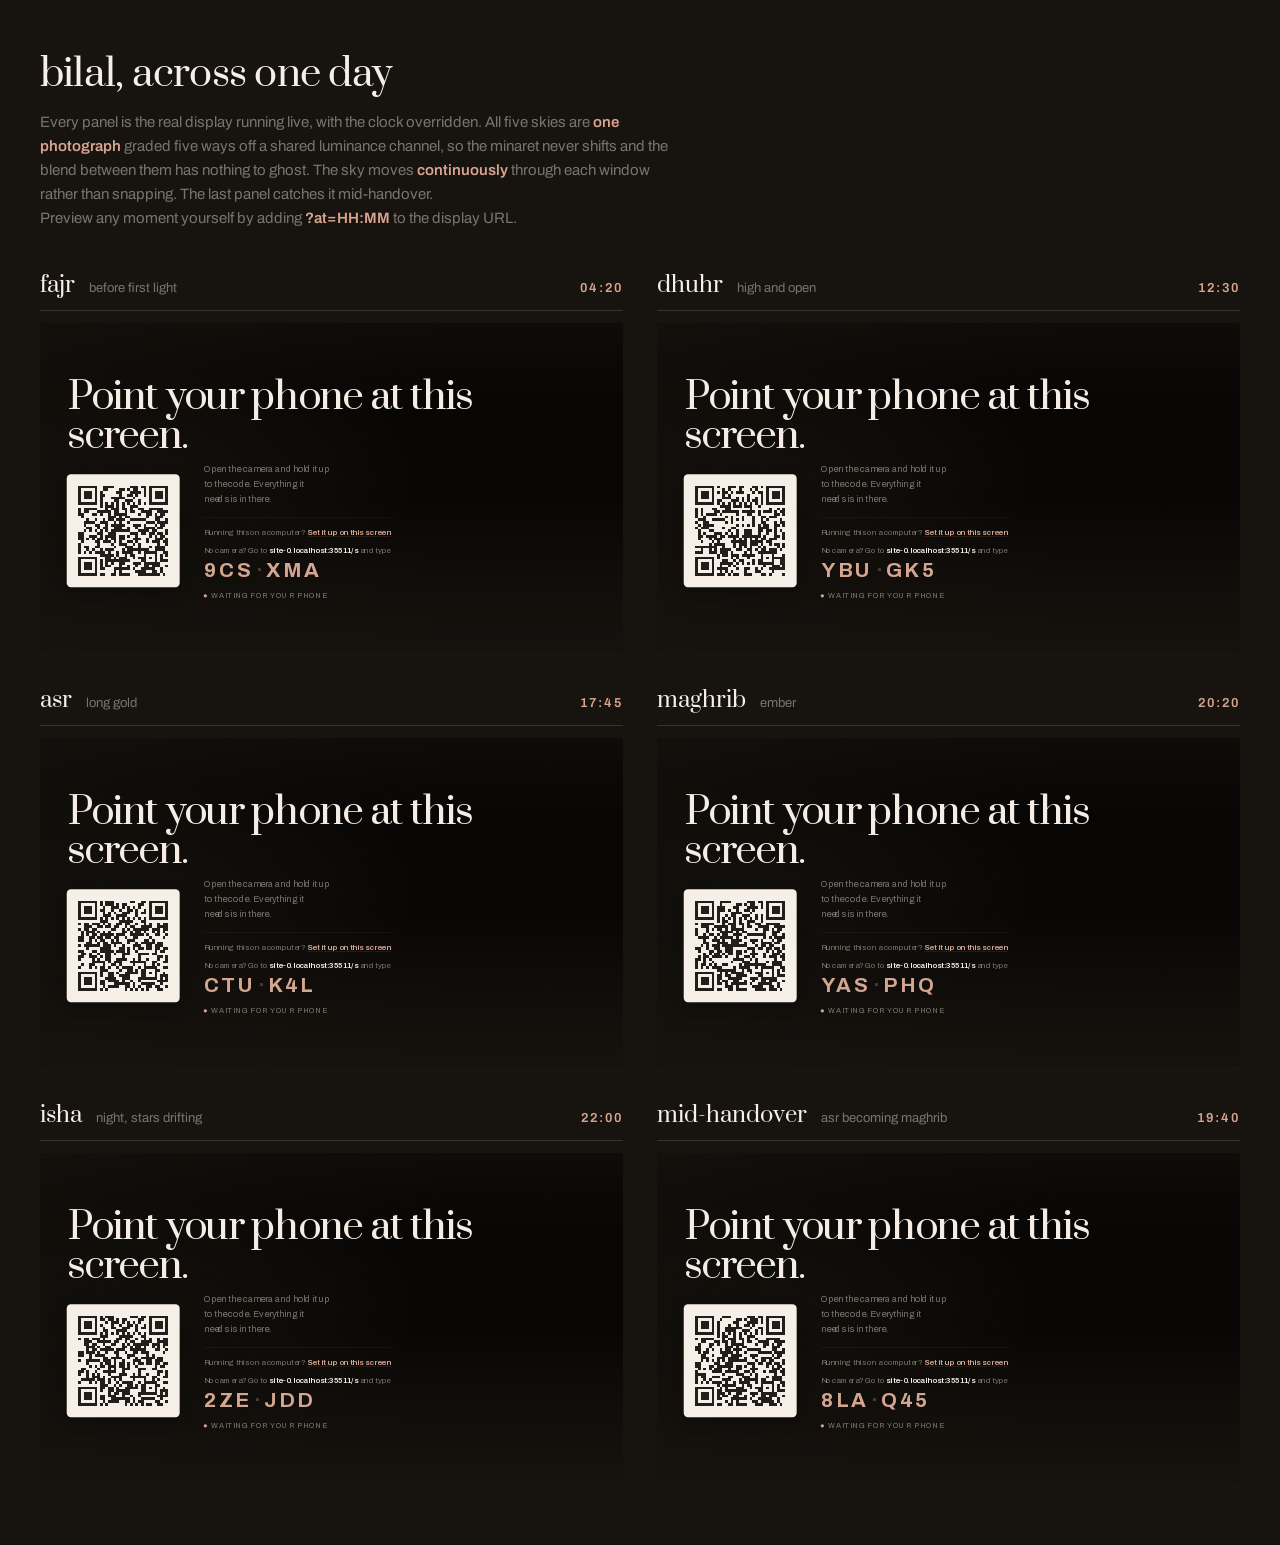
<file: hours.html>
<!doctype html>
<html lang="en">
<head>
<meta charset="utf-8">
<meta name="viewport" content="width=device-width, initial-scale=1">
<title>bilal, across one day</title>
<link href="https://fonts.googleapis.com/css2?family=Prata&family=Archivo:wght@400;500;600&display=swap" rel="stylesheet">
<style>
  :root{--clay:#d9a48f;--cream:#f6efe7;--deep:#17140f;--veil:rgba(246,239,231,.44)}
  *{box-sizing:border-box;margin:0;padding:0}
  body{background:var(--deep);color:var(--cream);font-family:'Archivo',system-ui,sans-serif;
       padding:48px 40px 64px}
  h1{font-family:'Prata',Georgia,serif;font-size:38px;letter-spacing:-.02em;font-weight:400}
  .sub{color:var(--veil);margin-top:10px;font-size:15px;line-height:1.6;max-width:70ch}
  .sub b{color:var(--clay);font-weight:600}
  .grid{margin-top:40px;display:grid;gap:34px;
        grid-template-columns:repeat(auto-fit,minmax(460px,1fr))}
  .cell{}
  .lab{display:flex;align-items:baseline;justify-content:space-between;
       margin-bottom:12px;padding-bottom:10px;border-bottom:1px solid rgba(246,239,231,.14)}
  .lab .n{font-family:'Prata',Georgia,serif;font-size:22px}
  .lab .t{font-size:13px;letter-spacing:.16em;text-transform:uppercase;color:var(--clay);font-weight:600}
  .lab .d{font-size:13px;color:var(--veil);margin-left:14px}
  .frame{position:relative;width:100%;padding-top:56.25%;overflow:hidden;
         border-radius:4px;background:#000}
  .frame iframe{position:absolute;top:0;left:0;width:1920px;height:1080px;border:0;
                transform-origin:top left}
</style>
</head>
<body>
  <h1>bilal, across one day</h1>
  <p class="sub">Every panel is the real display running live, with the clock overridden.
     All five skies are <b>one photograph</b> graded five ways off a shared luminance
     channel, so the minaret never shifts and the blend between them has nothing to ghost.
     The sky moves <b>continuously</b> through each window rather than snapping. The last
     panel catches it mid-handover.<br>
     Preview any moment yourself by adding <b>?at=HH:MM</b> to the display URL.</p>

  <div class="grid" id="grid"></div>

<script>
  var HOURS=[
    {n:'fajr',    at:'04:20', d:'before first light'},
    {n:'dhuhr',   at:'12:30', d:'high and open'},
    {n:'asr',     at:'17:45', d:'long gold'},
    {n:'maghrib', at:'20:20', d:'ember'},
    {n:'isha',    at:'22:00', d:'night, stars drifting'},
    {n:'mid-handover', at:'19:40', d:'asr becoming maghrib'}
  ];
  var g=document.getElementById('grid');
  g.innerHTML=HOURS.map(function(h){
    return '<div class="cell">'
      + '<div class="lab"><span><span class="n">'+h.n+'</span>'
      + '<span class="d">'+h.d+'</span></span><span class="t">'+h.at+'</span></div>'
      + '<div class="frame"><iframe scrolling="no" loading="lazy" '
      + 'src="index.html?quiet=1&nodiag=1&at='+h.at+'"></iframe></div></div>';
  }).join('');

  // scale each 1920x1080 frame down to whatever width the column ended up
  function fit(){
    var frames=document.querySelectorAll('.frame');
    for(var i=0;i<frames.length;i++){
      var w=frames[i].clientWidth;
      frames[i].querySelector('iframe').style.transform='scale('+(w/1920)+')';
    }
  }
  window.addEventListener('resize',fit);
  window.addEventListener('load',fit);
  fit();
</script>
</body>
</html>
</file>
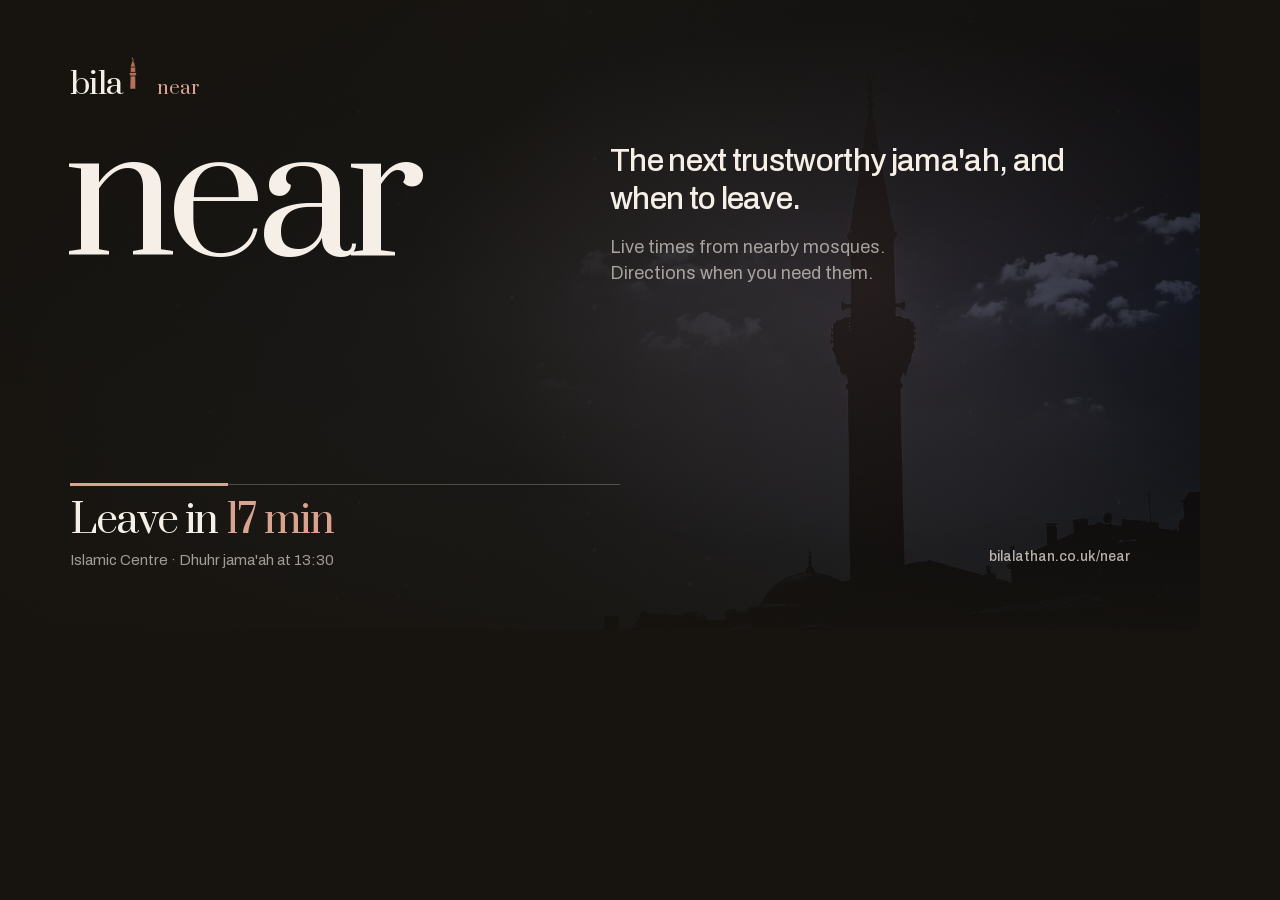
<file: near-og.html>
<!doctype html>
<html lang="en">
<head>
<meta charset="utf-8">
<title>Bilal Near social card</title>
<style>
  @font-face{font-family:Prata;src:url('fonts/prata-latin.woff2') format('woff2');font-weight:400}
  @font-face{font-family:Archivo;src:url('fonts/archivo-latin.woff2') format('woff2');font-weight:400 700}
  *{box-sizing:border-box;margin:0;padding:0}
  html,body{width:1200px;height:630px;overflow:hidden;background:#17140f}
  #card{position:relative;width:1200px;height:630px;overflow:hidden;
    color:#f6efe7;font-family:Archivo,system-ui,sans-serif}
  #sky{position:absolute;inset:0;background:url('sky/isha.jpg') 50% 52%/cover no-repeat;
    transform:scale(1.015)}
  #grade{position:absolute;inset:0;background:
    radial-gradient(ellipse 52% 58% at 72% 46%,rgba(217,164,143,.12),rgba(217,164,143,0) 74%),
    linear-gradient(90deg,rgba(23,20,15,.94) 0%,rgba(23,20,15,.76) 43%,rgba(23,20,15,.14) 78%,rgba(23,20,15,.04) 100%),
    linear-gradient(180deg,rgba(23,20,15,.80) 0%,rgba(23,20,15,.18) 47%,rgba(23,20,15,.84) 100%)}
  #grain{position:absolute;inset:0;opacity:.12;mix-blend-mode:soft-light;
    background-image:url('sky/stars.png');background-size:760px auto}

  .brand{position:absolute;top:52px;left:70px;display:flex;align-items:baseline;gap:1px}
  .brand img{width:17px;height:42px;object-fit:cover;object-position:top}
  .brand .bilal{font-family:Prata,Georgia,serif;font-size:31px;line-height:1;letter-spacing:-.02em}
  .brand .near{font-family:Prata,Georgia,serif;font-size:18px;line-height:1;
    color:#d9a48f;font-weight:400;margin-left:14px}

  .name{position:absolute;left:64px;top:117px;font-family:Prata,Georgia,serif;
    font-size:176px;line-height:.94;letter-spacing:-.055em}
  .promise{position:absolute;left:610px;top:143px;width:455px;font-size:31px;
    line-height:1.22;letter-spacing:-.022em;font-weight:500}
  .promise span{display:block;color:rgba(246,239,231,.62);font-size:18px;
    line-height:1.45;letter-spacing:0;margin-top:15px;max-width:29ch;font-weight:400}

  .signal{position:absolute;left:70px;bottom:62px;width:550px}
  .signal .line{height:1px;background:rgba(246,239,231,.24);margin:16px 0 15px;position:relative}
  .signal .line:before{content:'';position:absolute;left:0;top:-1px;width:158px;height:3px;background:#d9a48f}
  .signal .detail{font-family:Prata,Georgia,serif;font-size:39px;line-height:1.1;
    letter-spacing:-.035em}
  .signal .detail strong{color:#d9a48f;font-weight:400}
  .signal .context{font-size:15px;color:rgba(246,239,231,.62);margin-top:9px}
  .url{position:absolute;right:70px;bottom:66px;font-size:14px;line-height:1;
    color:rgba(246,239,231,.72);font-weight:500}
</style>
</head>
<body>
<div id="card">
  <div id="sky"></div>
  <div id="grade"></div>
  <div id="grain"></div>

  <div class="brand">
    <span class="bilal">bila</span>
    <img src="bilal-mark-192.png" alt="">
    <span class="near">near</span>
  </div>

  <div class="name">near</div>
  <div class="promise">The next trustworthy jama'ah, and when to leave.
    <span>Live times from nearby mosques. Directions when you need them.</span>
  </div>

  <div class="signal">
    <div class="line"></div>
    <div class="detail">Leave in <strong>17 min</strong></div>
    <div class="context">Islamic Centre · Dhuhr jama'ah at 13:30</div>
  </div>
  <div class="url">bilalathan.co.uk/near</div>
</div>
</body>
</html>
</file>
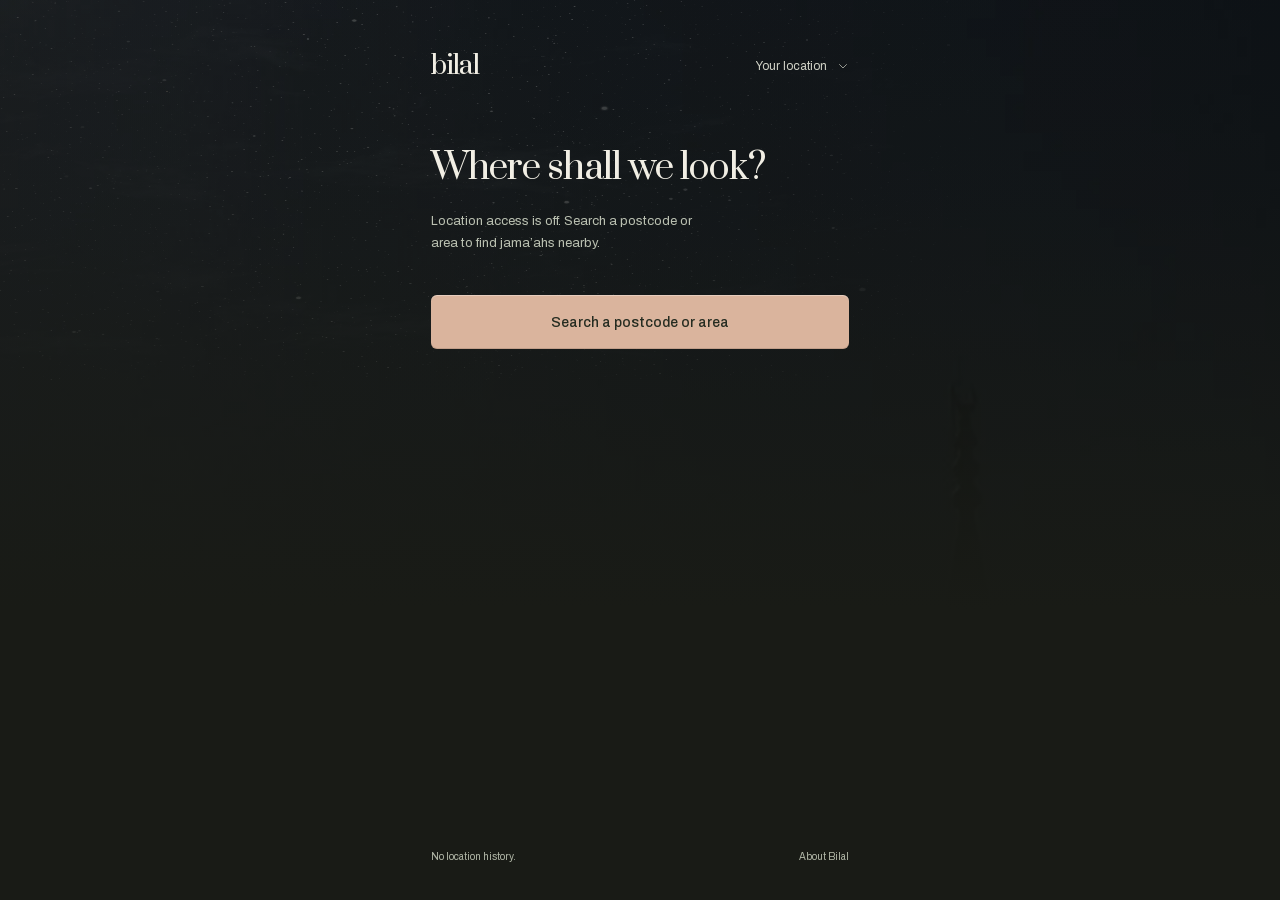
<file: near.html>
<!doctype html>
<html lang="en">
<head>
<meta charset="utf-8">
<meta name="viewport" content="width=device-width, initial-scale=1, viewport-fit=cover">
<title>Bilal Near · nearest jama'ah</title>
<meta name="description" content="Find the next trustworthy jama'ah near you and know when to leave.">
<meta property="og:title" content="Bilal Near · nearest jama'ah">
<meta property="og:description" content="Find the next trustworthy jama'ah near you and know when to leave.">
<meta property="og:image" content="https://bilalathan.co.uk/near-og.jpg">
<meta property="og:image:width" content="1200">
<meta property="og:image:height" content="630">
<meta property="og:image:alt" content="Bilal Near · the next trustworthy jama'ah, and when to leave">
<meta property="og:url" content="https://bilalathan.co.uk/near">
<meta property="og:type" content="website">
<meta name="twitter:card" content="summary_large_image">
<meta name="twitter:title" content="Bilal Near · nearest jama'ah">
<meta name="twitter:description" content="Find the next trustworthy jama'ah near you and know when to leave.">
<meta name="twitter:image" content="https://bilalathan.co.uk/near-og.jpg">
<link rel="icon" href="favicon.ico" sizes="any">
<meta name="theme-color" content="#191b16">
<meta name="color-scheme" content="dark">
<meta name="mobile-web-app-capable" content="yes">
<meta name="apple-mobile-web-app-capable" content="yes">
<meta name="apple-mobile-web-app-status-bar-style" content="black-translucent">
<meta name="apple-mobile-web-app-title" content="Bilal Near">
<link rel="apple-touch-icon" href="icon-180.png">
<!-- iOS owns the frame before near.html can paint. Match that native launch
     canvas to the living splash instead of allowing the default white card. -->
<!-- near-launch:start -->
<link rel="apple-touch-startup-image" href="/near-launch/near-launch-640x1136.png?v=3" media="(device-width:320px) and (device-height:568px) and (-webkit-device-pixel-ratio:2) and (orientation:portrait)">
<link rel="apple-touch-startup-image" href="/near-launch/near-launch-1136x640.png?v=3" media="(device-width:568px) and (device-height:320px) and (-webkit-device-pixel-ratio:2) and (orientation:landscape)">
<link rel="apple-touch-startup-image" href="/near-launch/near-launch-750x1334.png?v=3" media="(device-width:375px) and (device-height:667px) and (-webkit-device-pixel-ratio:2) and (orientation:portrait)">
<link rel="apple-touch-startup-image" href="/near-launch/near-launch-1334x750.png?v=3" media="(device-width:667px) and (device-height:375px) and (-webkit-device-pixel-ratio:2) and (orientation:landscape)">
<link rel="apple-touch-startup-image" href="/near-launch/near-launch-1242x2208.png?v=3" media="(device-width:414px) and (device-height:736px) and (-webkit-device-pixel-ratio:3) and (orientation:portrait)">
<link rel="apple-touch-startup-image" href="/near-launch/near-launch-2208x1242.png?v=3" media="(device-width:736px) and (device-height:414px) and (-webkit-device-pixel-ratio:3) and (orientation:landscape)">
<link rel="apple-touch-startup-image" href="/near-launch/near-launch-1125x2436.png?v=3" media="(device-width:375px) and (device-height:812px) and (-webkit-device-pixel-ratio:3) and (orientation:portrait)">
<link rel="apple-touch-startup-image" href="/near-launch/near-launch-2436x1125.png?v=3" media="(device-width:812px) and (device-height:375px) and (-webkit-device-pixel-ratio:3) and (orientation:landscape)">
<link rel="apple-touch-startup-image" href="/near-launch/near-launch-828x1792.png?v=3" media="(device-width:414px) and (device-height:896px) and (-webkit-device-pixel-ratio:2) and (orientation:portrait)">
<link rel="apple-touch-startup-image" href="/near-launch/near-launch-1792x828.png?v=3" media="(device-width:896px) and (device-height:414px) and (-webkit-device-pixel-ratio:2) and (orientation:landscape)">
<link rel="apple-touch-startup-image" href="/near-launch/near-launch-1242x2688.png?v=3" media="(device-width:414px) and (device-height:896px) and (-webkit-device-pixel-ratio:3) and (orientation:portrait)">
<link rel="apple-touch-startup-image" href="/near-launch/near-launch-2688x1242.png?v=3" media="(device-width:896px) and (device-height:414px) and (-webkit-device-pixel-ratio:3) and (orientation:landscape)">
<link rel="apple-touch-startup-image" href="/near-launch/near-launch-1170x2532.png?v=3" media="(device-width:390px) and (device-height:844px) and (-webkit-device-pixel-ratio:3) and (orientation:portrait)">
<link rel="apple-touch-startup-image" href="/near-launch/near-launch-2532x1170.png?v=3" media="(device-width:844px) and (device-height:390px) and (-webkit-device-pixel-ratio:3) and (orientation:landscape)">
<link rel="apple-touch-startup-image" href="/near-launch/near-launch-1284x2778.png?v=3" media="(device-width:428px) and (device-height:926px) and (-webkit-device-pixel-ratio:3) and (orientation:portrait)">
<link rel="apple-touch-startup-image" href="/near-launch/near-launch-2778x1284.png?v=3" media="(device-width:926px) and (device-height:428px) and (-webkit-device-pixel-ratio:3) and (orientation:landscape)">
<link rel="apple-touch-startup-image" href="/near-launch/near-launch-1179x2556.png?v=3" media="(device-width:393px) and (device-height:852px) and (-webkit-device-pixel-ratio:3) and (orientation:portrait)">
<link rel="apple-touch-startup-image" href="/near-launch/near-launch-2556x1179.png?v=3" media="(device-width:852px) and (device-height:393px) and (-webkit-device-pixel-ratio:3) and (orientation:landscape)">
<link rel="apple-touch-startup-image" href="/near-launch/near-launch-1290x2796.png?v=3" media="(device-width:430px) and (device-height:932px) and (-webkit-device-pixel-ratio:3) and (orientation:portrait)">
<link rel="apple-touch-startup-image" href="/near-launch/near-launch-2796x1290.png?v=3" media="(device-width:932px) and (device-height:430px) and (-webkit-device-pixel-ratio:3) and (orientation:landscape)">
<link rel="apple-touch-startup-image" href="/near-launch/near-launch-1206x2622.png?v=3" media="(device-width:402px) and (device-height:874px) and (-webkit-device-pixel-ratio:3) and (orientation:portrait)">
<link rel="apple-touch-startup-image" href="/near-launch/near-launch-2622x1206.png?v=3" media="(device-width:874px) and (device-height:402px) and (-webkit-device-pixel-ratio:3) and (orientation:landscape)">
<link rel="apple-touch-startup-image" href="/near-launch/near-launch-1320x2868.png?v=3" media="(device-width:440px) and (device-height:956px) and (-webkit-device-pixel-ratio:3) and (orientation:portrait)">
<link rel="apple-touch-startup-image" href="/near-launch/near-launch-2868x1320.png?v=3" media="(device-width:956px) and (device-height:440px) and (-webkit-device-pixel-ratio:3) and (orientation:landscape)">
<link rel="apple-touch-startup-image" href="/near-launch/near-launch-1260x2736.png?v=3" media="(device-width:420px) and (device-height:912px) and (-webkit-device-pixel-ratio:3) and (orientation:portrait)">
<link rel="apple-touch-startup-image" href="/near-launch/near-launch-2736x1260.png?v=3" media="(device-width:912px) and (device-height:420px) and (-webkit-device-pixel-ratio:3) and (orientation:landscape)">
<link rel="apple-touch-startup-image" href="/near-launch/near-launch-1536x2048.png?v=3" media="(device-width:768px) and (device-height:1024px) and (-webkit-device-pixel-ratio:2) and (orientation:portrait)">
<link rel="apple-touch-startup-image" href="/near-launch/near-launch-2048x1536.png?v=3" media="(device-width:1024px) and (device-height:768px) and (-webkit-device-pixel-ratio:2) and (orientation:landscape)">
<link rel="apple-touch-startup-image" href="/near-launch/near-launch-1620x2160.png?v=3" media="(device-width:810px) and (device-height:1080px) and (-webkit-device-pixel-ratio:2) and (orientation:portrait)">
<link rel="apple-touch-startup-image" href="/near-launch/near-launch-2160x1620.png?v=3" media="(device-width:1080px) and (device-height:810px) and (-webkit-device-pixel-ratio:2) and (orientation:landscape)">
<link rel="apple-touch-startup-image" href="/near-launch/near-launch-1640x2360.png?v=3" media="(device-width:820px) and (device-height:1180px) and (-webkit-device-pixel-ratio:2) and (orientation:portrait)">
<link rel="apple-touch-startup-image" href="/near-launch/near-launch-2360x1640.png?v=3" media="(device-width:1180px) and (device-height:820px) and (-webkit-device-pixel-ratio:2) and (orientation:landscape)">
<link rel="apple-touch-startup-image" href="/near-launch/near-launch-1488x2266.png?v=3" media="(device-width:744px) and (device-height:1133px) and (-webkit-device-pixel-ratio:2) and (orientation:portrait)">
<link rel="apple-touch-startup-image" href="/near-launch/near-launch-2266x1488.png?v=3" media="(device-width:1133px) and (device-height:744px) and (-webkit-device-pixel-ratio:2) and (orientation:landscape)">
<link rel="apple-touch-startup-image" href="/near-launch/near-launch-1668x2224.png?v=3" media="(device-width:834px) and (device-height:1112px) and (-webkit-device-pixel-ratio:2) and (orientation:portrait)">
<link rel="apple-touch-startup-image" href="/near-launch/near-launch-2224x1668.png?v=3" media="(device-width:1112px) and (device-height:834px) and (-webkit-device-pixel-ratio:2) and (orientation:landscape)">
<link rel="apple-touch-startup-image" href="/near-launch/near-launch-1668x2388.png?v=3" media="(device-width:834px) and (device-height:1194px) and (-webkit-device-pixel-ratio:2) and (orientation:portrait)">
<link rel="apple-touch-startup-image" href="/near-launch/near-launch-2388x1668.png?v=3" media="(device-width:1194px) and (device-height:834px) and (-webkit-device-pixel-ratio:2) and (orientation:landscape)">
<link rel="apple-touch-startup-image" href="/near-launch/near-launch-1668x2420.png?v=3" media="(device-width:834px) and (device-height:1210px) and (-webkit-device-pixel-ratio:2) and (orientation:portrait)">
<link rel="apple-touch-startup-image" href="/near-launch/near-launch-2420x1668.png?v=3" media="(device-width:1210px) and (device-height:834px) and (-webkit-device-pixel-ratio:2) and (orientation:landscape)">
<link rel="apple-touch-startup-image" href="/near-launch/near-launch-2048x2732.png?v=3" media="(device-width:1024px) and (device-height:1366px) and (-webkit-device-pixel-ratio:2) and (orientation:portrait)">
<link rel="apple-touch-startup-image" href="/near-launch/near-launch-2732x2048.png?v=3" media="(device-width:1366px) and (device-height:1024px) and (-webkit-device-pixel-ratio:2) and (orientation:landscape)">
<link rel="apple-touch-startup-image" href="/near-launch/near-launch-2064x2752.png?v=3" media="(device-width:1032px) and (device-height:1376px) and (-webkit-device-pixel-ratio:2) and (orientation:portrait)">
<link rel="apple-touch-startup-image" href="/near-launch/near-launch-2752x2064.png?v=3" media="(device-width:1376px) and (device-height:1032px) and (-webkit-device-pixel-ratio:2) and (orientation:landscape)">
<link rel="apple-touch-startup-image" href="/near-launch/near-launch-942x2048.png?v=3" media="(device-width:471px) and (device-height:1024px) and (-webkit-device-pixel-ratio:2) and (orientation:portrait)">
<link rel="apple-touch-startup-image" href="/near-launch/near-launch-2048x942.png?v=3" media="(device-width:1024px) and (device-height:471px) and (-webkit-device-pixel-ratio:2) and (orientation:landscape)">
<!-- near-launch:end -->
<link rel="manifest" href="near.webmanifest">
<meta name="robots" content="noindex">
<link rel="preload" href="fonts/prata-latin.woff2" as="font" type="font/woff2" crossorigin>
<link rel="preload" href="fonts/archivo-latin.woff2" as="font" type="font/woff2" crossorigin>
<link rel="preload" href="mosques.json" as="fetch" crossorigin>
<link rel="preconnect" href="https://bilal-times.ahmed-sakib.workers.dev" crossorigin>
<link rel="stylesheet" href="near.css">
<link rel="stylesheet" href="near-atmosphere.css">
<link rel="stylesheet" href="near-install.css">
<link rel="stylesheet" href="near-preference.css">
<link rel="stylesheet" href="near-opening.css">
<link rel="stylesheet" href="near-request.css">
<link rel="stylesheet" href="near-native.css">
<script type="module" src="near-app.mjs"></script>
</head><body class="is-loading">
<div class="splash-viewport" id="splashViewport" role="dialog" aria-modal="true" aria-labelledby="splashName"><div class="splash"><div class="splash-inner"><img class="splash-mark" src="bilal-mark-192.png" width="70" height="70" alt=""><h1 class="splash-name" id="splashName">bilal</h1><div class="splash-status" id="splashStatus" role="status">finding where you are</div><div class="splash-progress" aria-hidden="true"><span id="splashProgress"></span></div><button class="splash-postcode" id="splashPlace" type="button">Search an address instead</button></div></div></div>
<noscript><style>.splash-viewport{display:none}body.is-loading .screen{opacity:1;visibility:visible}</style></noscript>
<svg class="svg-library" aria-hidden="true"><defs>
<symbol id="arrow" viewBox="0 0 24 24"><path d="M5 19 19 5M6 5h13v13"/></symbol><symbol id="right" viewBox="0 0 24 24"><path d="m9 5 7 7-7 7"/></symbol><symbol id="down" viewBox="0 0 24 24"><path d="m5 9 7 7 7-7"/></symbol><symbol id="x" viewBox="0 0 24 24"><path d="m6 6 12 12M6 18 18 6"/></symbol><symbol id="search" viewBox="0 0 24 24"><path d="m16 16 5 5"/><circle cx="10.5" cy="10.5" r="6.5"/></symbol>
</defs></svg>
<div class="phone" id="phone" data-sky="asr">
<div class="atmosphere" aria-hidden="true"><div class="sky-palette" id="skyPalette"></div><div class="drift-mask"><div class="clouds drift"></div><div class="stars stars-far drift"></div><div class="stars stars-near drift"></div><div class="starlight"><i class="spark" style="--x:24%;--y:38px;--period:11.7s;--delay:-4.2s"></i><i class="spark" style="--x:40%;--y:77px;--period:16.3s;--delay:-9.4s"></i><i class="spark" style="--x:63%;--y:39px;--period:13.1s;--delay:-1.3s"></i><i class="spark" style="--x:13%;--y:91px;--period:19.7s;--delay:-11.1s"></i><i class="spark" style="--x:57%;--y:108px;--period:14.9s;--delay:-7.7s"></i></div></div><div class="horizon-light"></div><div class="sky-shade"></div></div>
<div class="refresh-hint" id="refreshHint" aria-hidden="true"><span class="refresh-hint-mark"></span><span>pull to refresh</span></div>
<div class="refresh-status" id="refreshStatus" role="status" aria-atomic="true"><svg class="icon" aria-hidden="true"><use href="#down"/></svg><span id="refreshText"></span></div>
<main class="screen" id="screen"><header class="brandrow"><span class="brand">bilal</span><button class="location" id="location"><span id="locationLabel">Your location</span><svg class="icon" aria-hidden="true"><use href="#down"/></svg></button></header>
<div class="notice" id="notice" hidden><span id="noticeText" role="status"></span><button id="noticeRetry" class="textbtn">Retry</button></div>
<div id="answer" hidden><section class="hero" id="hero" aria-labelledby="heroTitle"><p class="kicker" id="kicker"></p><h2 id="heroTitle"></h2><p class="hero-sub" id="heroSub"></p></section><section class="destination"><h3 id="mosqueName"></h3><p id="address"></p></section><section class="journey"><div class="journey-top"><strong id="leave"></strong><button class="textbtn" id="edit">Adjust journey</button></div><p id="journeyDetail"></p></section><a class="route" id="route" target="_blank" rel="noopener"><span>Take me there</span><svg class="icon" aria-hidden="true"><use href="#arrow"/></svg></a><button class="row" id="other"><span class="row-copy"><span id="otherLabel">Other mosques</span><small id="otherDetail" hidden></small></span><svg class="icon" aria-hidden="true"><use href="#right"/></svg></button><button class="row" id="day" aria-expanded="false" aria-controls="timetable">Today’s jama’ah<svg class="icon" aria-hidden="true"><use href="#down"/></svg></button><div class="day-content" id="timetable" inert aria-hidden="true"><div class="day-inner" id="dayInner"></div></div></div>
<section hidden class="install-offer" id="installOffer" aria-label="Keep Bilal on your phone"><button class="install-invite" id="installButton" aria-expanded="false" aria-controls="sheet"><img src="icon-192.png" width="37" height="37" alt=""><span><strong>Bilal, one tap away.</strong><em><span id="installLabel">Add to Home Screen</span><span aria-hidden="true">→</span></em></span></button></section>
<section class="status-screen" id="statusScreen" aria-live="polite"><h2>Finding where you are</h2><p>A nearby jama’ah starts with your location.</p><div class="loading-rule" aria-hidden="true"></div><button class="text-link" id="initialSearch">Search an area instead</button></section><footer class="footer"><span>No location history.</span><button id="about">About Bilal</button></footer></main>
<div class="overlay" id="overlay" hidden><section class="sheet" id="sheet" role="dialog" aria-modal="true" aria-labelledby="sheetTitle" tabindex="-1"><header class="sheet-head" id="sheetHead"><h2 id="sheetTitle"></h2><button class="close" id="close" aria-label="Close"><svg class="icon" aria-hidden="true"><use href="#x"/></svg></button></header><div class="sheet-content" id="sheetContent"></div><div class="sheet-actions" id="sheetActions" hidden></div></section></div>
<audio id="athan" preload="none" src="athan.mp3"></audio><div class="sr-only" role="status" aria-atomic="true" id="announcement"></div></div>
<noscript><p class="no-script">Bilal needs JavaScript to find nearby jama’ahs. Enable it, then reload this page.</p></noscript><script src="diag.js?v=2"></script>
</body></html>
</file>
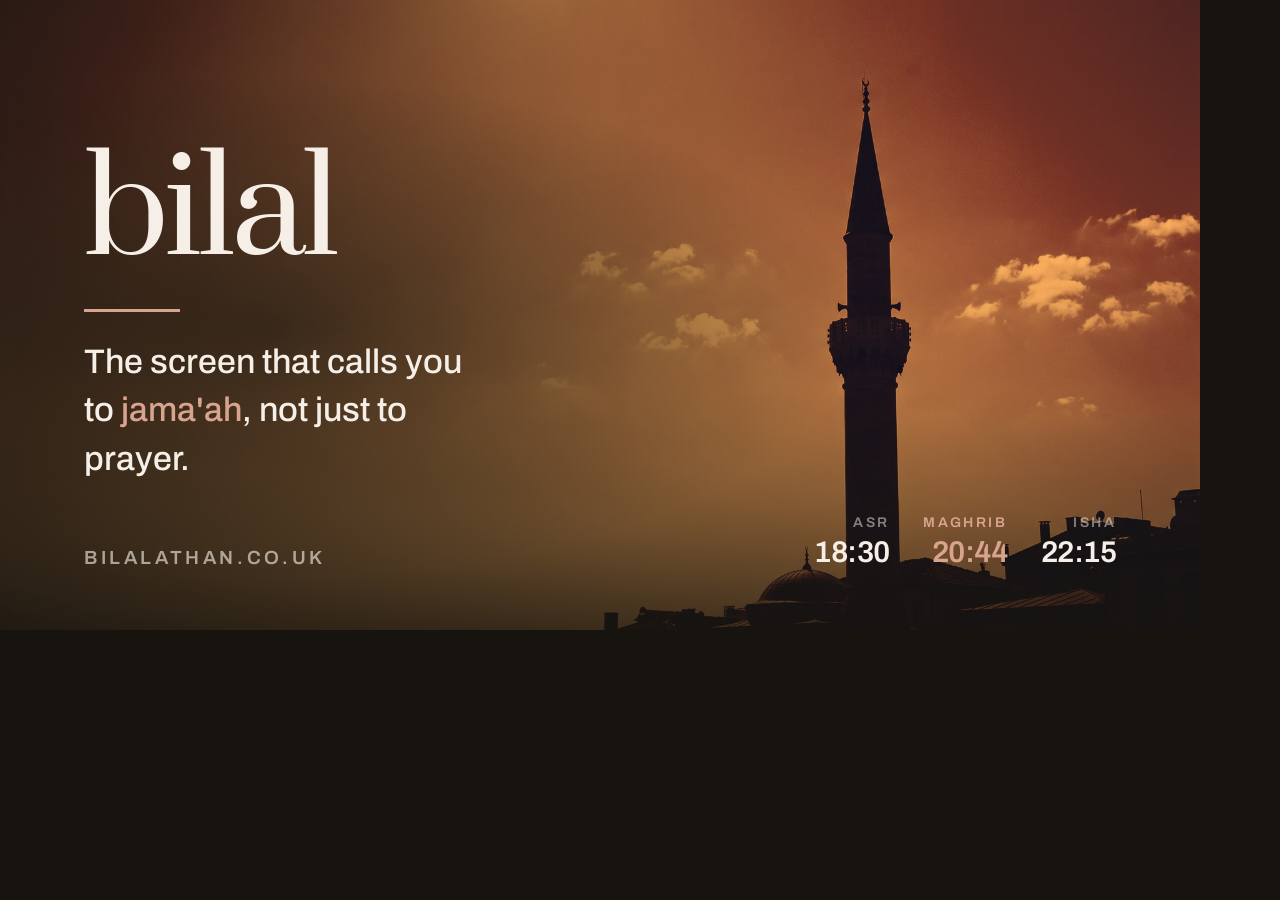
<file: og.html>
<!doctype html>
<html lang="en">
<head>
<meta charset="utf-8">
<title>bilal social card</title>
<link href="https://fonts.googleapis.com/css2?family=Prata&family=Archivo:wght@500;600;700&family=Amiri&display=swap" rel="stylesheet">
<style>
  /* Composed from the product's own assets rather than generated fresh: same
     graded sky, same Prata, same terracotta. A card that drifts from the thing
     it advertises is worse than no card. */
  *{margin:0;padding:0;box-sizing:border-box}
  body{background:#17140f}
  #card{position:relative;width:1200px;height:630px;overflow:hidden;
        font-family:'Archivo',system-ui,sans-serif;color:#f6efe7}
  #sky{position:absolute;inset:0;background:url('sky/maghrib.jpg') center/cover no-repeat}
  #scrim{position:absolute;inset:0;
    background:
      radial-gradient(ellipse 62% 50% at 22% 52%, rgba(23,20,15,.62) 0%, rgba(23,20,15,.22) 55%, rgba(23,20,15,0) 80%),
      linear-gradient(to right, rgba(23,20,15,.72) 0%, rgba(23,20,15,.20) 52%, rgba(23,20,15,0) 78%),
      linear-gradient(to top,   rgba(23,20,15,.80) 0%, rgba(23,20,15,.10) 38%, rgba(23,20,15,0) 62%)}
  #inner{position:absolute;inset:0;padding:74px 84px;display:flex;flex-direction:column;justify-content:center}
  .word{font-family:'Prata',Georgia,serif;font-size:132px;line-height:1;letter-spacing:-.035em}
  .rule{width:96px;height:3px;background:#d9a48f;margin:30px 0 26px}
  .line{font-size:34px;line-height:1.42;max-width:19ch;font-weight:500}
  .line em{font-style:normal;color:#d9a48f}
  .foot{position:absolute;left:84px;bottom:62px;display:flex;align-items:center;gap:22px;
        font-size:19px;letter-spacing:.19em;text-transform:uppercase;color:rgba(246,239,231,.62);font-weight:600}
  .foot b{color:#d9a48f;font-weight:600}
  .times{position:absolute;right:84px;bottom:62px;display:flex;gap:34px;text-align:right}
  .t .n{font-size:14px;letter-spacing:.17em;text-transform:uppercase;color:rgba(246,239,231,.5);font-weight:600}
  .t .v{font-size:30px;font-weight:600;letter-spacing:-.02em;margin-top:6px;font-variant-numeric:tabular-nums}
  .t.on .n,.t.on .v{color:#d9a48f}
</style>
</head>
<body>
<div id="card">
  <div id="sky"></div>
  <div id="scrim"></div>
  <div id="inner">
    <div class="word">bilal</div>
    <div class="rule"></div>
    <div class="line">The screen that calls you to <em>jama'ah</em>, not just to prayer.</div>
  </div>
  <div class="foot"><span>bilalathan.co.uk</span></div>
  <div class="times">
    <div class="t"><div class="n">Asr</div><div class="v">18:30</div></div>
    <div class="t on"><div class="n">Maghrib</div><div class="v">20:44</div></div>
    <div class="t"><div class="n">Isha</div><div class="v">22:15</div></div>
  </div>
</div>
</body>
</html>
</file>
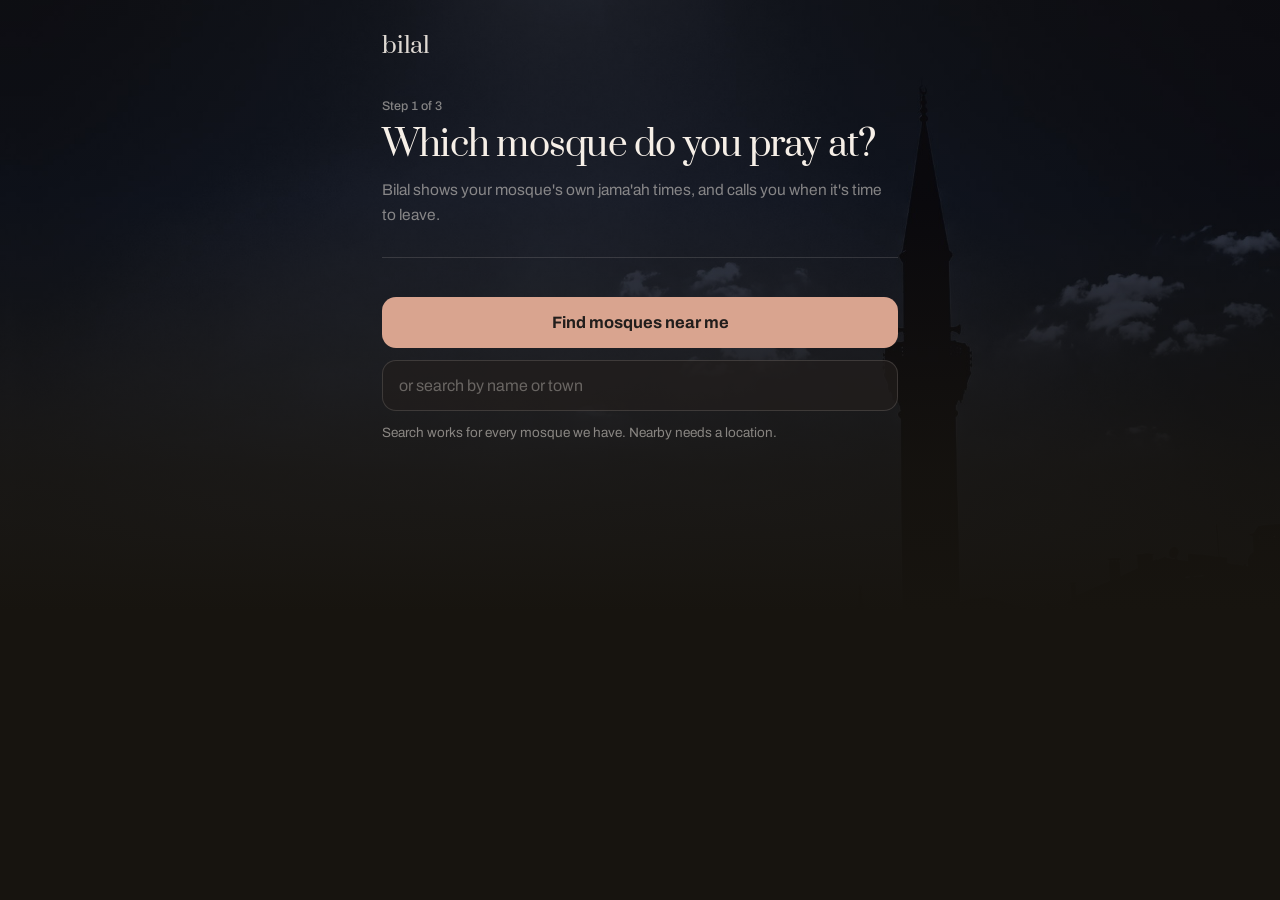
<file: s.html>
<!doctype html>
<html lang="en">
<head>
<meta charset="utf-8">
<meta name="viewport" content="width=device-width, initial-scale=1, viewport-fit=cover">
<title>Set up bilal</title>
<link rel="icon" href="favicon.ico" sizes="any">
<meta name="theme-color" content="#17140f">
<link rel="preconnect" href="https://fonts.googleapis.com">
<link rel="preconnect" href="https://fonts.gstatic.com" crossorigin>
<link href="https://fonts.googleapis.com/css2?family=Prata&family=Archivo:wght@400;500;600;700&display=swap" rel="stylesheet">
<style>
/* ─────────────────────────────────────────────────────────────────────────
 * SETUP — phone
 *
 * STORYBOARD (each step entrance)
 *     0ms   step fades in, rises 14px
 *    90ms   eyebrow
 *   180ms   headline
 *   270ms   supporting line
 *   360ms   controls
 *
 * transform + opacity only. Steps move as a unit rather than snapping, so the
 * flow reads as one thing with a sequence, not four unrelated screens.
 *
 * The sky is the same photograph the TV is showing right now. A setup flow that
 * looks like a different product makes the product feel unfinished — and this is
 * a stranger's first contact with Bilal.
 * ───────────────────────────────────────────────────────────────────────── */
:root{
  --clay:#d9a48f; --clay-lift:#e8b9a3; --cream:#f6efe7;
  --char:#221e1c; --deep:#17140f;
  --veil:rgba(246,239,231,.50); --hair:rgba(246,239,231,.14);
  --ok:#7fb08a; --warn:#d8a24a; --bad:#c4614f;
  --display:'Prata',Georgia,serif;
  --text:'Archivo',-apple-system,BlinkMacSystemFont,'Segoe UI',Roboto,system-ui,sans-serif;
}
*{box-sizing:border-box;margin:0;padding:0;-webkit-tap-highlight-color:transparent}
html,body{background:var(--deep);color:var(--cream);font-family:var(--text);
  font-variant-numeric:tabular-nums;-webkit-font-smoothing:antialiased;min-height:100%}

/* sky + scrim, fixed so content scrolls over it like the TV */
/* 72vh, not 62vh. The scrim below only reaches full --deep at 68%, so a sky
   that stopped at 62% left its bottom edge sitting in the part of the gradient
   that is still translucent — a visible horizontal seam across the page. The
   sky has to end underneath opaque scrim, never inside the ramp. */
#sky{position:fixed;top:0;left:0;right:0;height:72vh;z-index:0;
  background-position:center 30%;background-size:cover;
  opacity:0;transition:opacity 1.4s ease}
#sky.on{opacity:1}
#scrim{position:fixed;top:0;left:0;right:0;bottom:0;z-index:1;pointer-events:none;
  background:
    linear-gradient(to bottom, rgba(23,20,15,.42) 0%, rgba(23,20,15,.30) 22%,
                    rgba(23,20,15,.86) 52%, var(--deep) 68%, var(--deep) 100%)}

#app{position:relative;z-index:2;padding:calc(env(safe-area-inset-top) + 30px) 22px 72px;
  max-width:560px;margin:0 auto;min-height:100vh}

.brand{font-family:var(--display);font-size:23px;letter-spacing:-.01em;opacity:.9;
  margin-bottom:38px}

h1{font-family:var(--display);font-size:35px;line-height:1.12;letter-spacing:-.022em;font-weight:400}
.sub{color:var(--veil);font-size:15.5px;line-height:1.62;margin-top:12px}
/* Was a small-caps letterspaced clay label. That treatment is decoration, and it
   read as decoration, so what survives here is only the wayfinding: which step
   of how many. Anything that merely restated its own headline is gone. */
.eyebrow{font-size:12.5px;letter-spacing:0;text-transform:none;color:var(--veil);
  font-weight:500;margin-bottom:13px}

/* ── entrance choreography ─────────────────────────────────────────────── */
section{display:none}
section.on{display:block}
section.on .r{opacity:0;transform:translate3d(0,14px,0)}
section.on.go .r{opacity:0;transform:translate3d(0,14px,0);
  animation:rise .62s cubic-bezier(.16,1,.3,1) forwards}
section.on.go .r1{animation-delay:.09s} section.on.go .r2{animation-delay:.18s}
section.on.go .r3{animation-delay:.27s} section.on.go .r4{animation-delay:.36s}
@keyframes rise{to{opacity:1;transform:translate3d(0,0,0)}}
@media (prefers-reduced-motion: reduce){
  section.on .r,section.on.go .r{animation:none;opacity:1;transform:none}
  #sky{transition:none}
}

.step{margin-top:30px;padding-top:26px;border-top:1px solid var(--hair)}

button,input{font-family:inherit;font-size:16px}
.btn{width:100%;padding:17px 20px;border:0;border-radius:14px;background:var(--clay);
  color:var(--char);font-weight:700;font-size:16.5px;margin-top:13px;
  transition:transform .18s cubic-bezier(.16,1,.3,1), background .18s ease}
.btn:active{transform:scale(.978);background:var(--clay-lift)}
.btn.ghost{background:rgba(246,239,231,.06);border:1px solid var(--hair);color:var(--cream);font-weight:600}
.btn[disabled]{opacity:.45}

input[type=text],input[type=search]{width:100%;padding:16px;border-radius:14px;
  border:1px solid var(--hair);background:rgba(34,30,28,.72);color:var(--cream);outline:none;
  transition:border-color .2s ease}
input:focus{border-color:var(--clay)}
::placeholder{color:rgba(246,239,231,.34)}

.hint{font-size:13.5px;color:var(--veil);margin-top:11px;line-height:1.58}
.hint b{color:var(--cream);font-weight:600}

.list{margin-top:14px;display:flex;flex-direction:column;gap:9px}
.item{width:100%;text-align:left;padding:15px;border-radius:14px;border:1px solid var(--hair);
  background:rgba(34,30,28,.66);color:var(--cream);display:block;
  transition:transform .18s cubic-bezier(.16,1,.3,1), border-color .18s ease;
  opacity:0;animation:rise .5s cubic-bezier(.16,1,.3,1) forwards}
.item:active{transform:scale(.985);border-color:var(--clay)}
.item .n{font-weight:600;font-size:15.5px;line-height:1.32}
.item .a{font-size:13px;color:var(--veil);margin-top:4px;line-height:1.42}
.item .m{font-size:13px;color:var(--clay);margin-top:6px;font-weight:600}

.badge{display:inline-flex;align-items:center;gap:7px;font-size:12.5px;font-weight:600;
  margin-top:10px;padding:6px 11px;border-radius:999px}
.badge b{width:7px;height:7px;border-radius:50%;display:block}
.badge.ok  {background:rgba(127,176,138,.14);color:#a6ceac} .badge.ok  b{background:var(--ok)}
.badge.warn{background:rgba(216,162,74,.14);color:#e0bd7d}  .badge.warn b{background:var(--warn)}
.badge.bad {background:rgba(196,97,79,.15);color:#dd9384}   .badge.bad  b{background:var(--bad)}

.picked{padding:18px;border-radius:16px;background:rgba(217,164,143,.10);
  border:1px solid rgba(217,164,143,.30)}
.picked .n{font-family:var(--display);font-size:23px;line-height:1.22}
.picked .a{font-size:13px;color:var(--veil);margin-top:6px}

.walk{display:flex;align-items:center;gap:15px;margin-top:16px}
.walk input{width:92px;text-align:center;font-size:24px;font-weight:700;padding:14px 8px}
.walk span{color:var(--veil);font-size:14px;line-height:1.52}
.walk b{color:var(--cream)}

.code-in{letter-spacing:.36em;text-align:center;font-size:28px;font-weight:700;
  text-transform:uppercase;padding:18px 10px}

.note{margin-top:17px;padding:16px;border-radius:14px;background:rgba(246,239,231,.05);
  font-size:14px;line-height:1.62;color:var(--veil)}
.note b{color:var(--cream)}
a{color:var(--clay)}
.tweet{display:block;text-align:center;text-decoration:none;margin-top:12px}

.done{text-align:center;padding:64px 0 40px}
.done .tick{font-family:var(--display);font-size:46px;color:var(--clay);line-height:1.1}
.spin{display:inline-block;width:14px;height:14px;border:2px solid var(--hair);
  border-top-color:var(--clay);border-radius:50%;animation:sp .8s linear infinite;vertical-align:-2px}
@keyframes sp{to{transform:rotate(360deg)}}
</style>
</head>
<body>
<div id="sky"></div>
<div id="scrim"></div>

<div id="app">
  <div class="brand">bilal</div>

  <!-- 1. choose -->
  <section id="s1" class="on go">
    <div class="eyebrow r r1">Step 1 of 3</div>
    <h1 class="r r2">Which mosque do you pray at?</h1>
    <p class="sub r r3">Bilal shows your mosque's own jama'ah times, and calls you when it's time to leave.</p>
    <div class="step r r4">
      <button class="btn" id="near">Find mosques near me</button>
      <input type="search" id="q" placeholder="or search by name or town" autocomplete="off" style="margin-top:12px">
      <div class="hint" id="hint">Search works for every mosque we have. Nearby needs a location.</div>
      <div class="list" id="results"></div>
    </div>
  </section>

  <!-- 2. confirm + walk -->
  <section id="s2">
    <div class="eyebrow r r1" id="walkStep">Step 2 of 3</div>
    <h1 class="r r2">How far is it?</h1>
    <div class="step r r3">
      <div class="picked"><div class="n" id="pName"></div><div class="a" id="pAddr"></div>
        <div id="pBadge"></div></div>
      <div class="walk">
        <input type="text" id="walk" inputmode="numeric" value="15">
        <span><b>minutes' walk</b><br>Bilal calls you this far before jama'ah.</span>
      </div>
      <div id="walkNote" class="hint"></div>
      <button class="btn" id="toCode">Continue</button>
      <button class="btn ghost" id="back">Pick a different mosque</button>
    </div>
  </section>

  <!-- 3. pair -->
  <section id="s3">
    <div class="eyebrow r r1">Step 3 of 3</div>
    <h1 class="r r2">Enter the code on your TV.</h1>
    <p class="sub r r3">Open Bilal on the TV. It shows six characters.</p>
    <div class="step r r4">
      <input type="text" id="code" class="code-in" maxlength="7" placeholder="ABC123" autocomplete="off" autocapitalize="characters">
      <button class="btn" id="send">Send to my TV</button>
      <div class="hint" id="sendMsg"></div>
    </div>
  </section>

  <!-- done -->
  <section id="s4">
    <div class="done">
      <div class="tick r r1">Done.</div>
      <p class="sub r r2" id="doneMsg" style="margin-top:14px"></p>
      <!-- Every TV has a 4-hour auto-off mandated by energy rules, on a timer the
           Fire Stick cannot reach. Without this line, every user concludes Bilal
           is broken overnight and blames us for the television's setting. -->
      <div class="note r r3" id="doneTv" style="text-align:left">
        <b>One thing on the TV itself.</b> Nearly every television switches off
        after about four hours with no button pressed. The setting lives on the
        TV, not the streaming stick.
        <br><br>
        Turn it off under <b>Eco</b>, <b>Energy Saving</b>, or
        <b>no-operation off timer</b>. Otherwise Bilal goes dark overnight and
        misses Fajr.
      </div>
      <!-- Same machine: the screen is the tab behind this one, so the telly
           timer above is not the risk and the sound press is one tab away. -->
      <div class="note r r3" id="doneHere" style="text-align:left;display:none">
        <b>Two things back in the other tab.</b> Press once for sound, then press
        <b>F</b> to fill the screen.
        <br><br>
        Keep that tab open, and stop the computer sleeping if you want Fajr. A
        sleeping screen calls nothing, and it won't tell you it missed one.
      </div>
    </div>
  </section>

  <!-- not listed -->
  <section id="s5">
    <h1 class="r r2">We don't have your mosque yet.</h1>
    <p class="sub r r3">Bilal only shows jama'ah times a mosque publishes itself. A guessed time makes you late.</p>
    <div class="step r r4">
      <div class="note">Point us at the building and we'll find its timetable. A couple
        of minutes at your end, a little longer at ours while this is still new. Once it
        is in, everyone who prays there gets it.</div>
      <!-- The route out of the dead end. It genuinely submits, so it belongs
           here, and it goes first because it is the one that actually fixes
           anything. -->
      <!-- The label describes what the person does NOW (drop a pin), not what
           happens afterwards. add.html asks "Where is it?" and never asks for
           the wall timetable, so "Send us its timetable" promised an exchange
           the next screen immediately contradicted. The turnaround is manual
           until the extraction backend lands, and promising that on the
           strength of the submission is exactly the lie this product refuses. -->
      <a class="btn" id="addOwn" style="display:block;text-align:center;
         text-decoration:none;line-height:1.2">Tell us where it is</a>
      <a class="btn ghost tweet" id="tweetReq" target="_blank" rel="noopener">Ask them to publish it instead</a>
      <a class="btn ghost" href="bug.html" style="display:block;text-align:center;text-decoration:none;line-height:1.2;font-size:14px;padding:13px">Something not working? Tell us</a>
      <button class="btn ghost" id="back2">Back to search</button>
    </div>
  </section>
</div>

<script src="diag.js"></script>
<script>
(function(){
  "use strict";
  var SB  = 'https://vstfgrlkwqevonrznzwm.supabase.co/rest/v1/bilal_pairings';
  var SBK = 'eyJhbGciOiJIUzI1NiIsInR5cCI6IkpXVCJ9.eyJpc3MiOiJzdXBhYmFzZSIsInJlZiI6InZzdGZncmxrd3Fldm9ucnpuendtIiwicm9sZSI6ImFub24iLCJpYXQiOjE3NzQ0MDAwOTUsImV4cCI6MjA4OTk3NjA5NX0.IjPhlACgy3xslF9EvhKeIemoobHKR02LXcEgiKYHdYg';
  /* Every time request goes through our own endpoint, which fronts the
     directories this list is merged from and returns each one's reply
     unchanged. mosques.json carries no marker of which directory a row came
     from: the id's own shape says that, the same rule index.html uses to fetch
     the television's times. These two tests must stay identical to the
     endpoint's own routing. The digit-or-capital lookahead is load bearing, a
     handful of dashed-directory slugs are exactly 8 lowercase letters and a
     bare {8} test would hand every one of them to the wrong parser. */
  var TIMES='https://bilal-times.ahmed-sakib.workers.dev/v1';
  var NUM_ID_RE=/^mosque-\d+$/i;
  var CODE_ID_RE=/^(?=.*[A-Z0-9])[A-Za-z0-9]{8}$/;
  var UUID_ID_RE=/^[0-9a-f]{8}-[0-9a-f]{4}-[0-9a-f]{4}-[0-9a-f]{4}-[0-9a-f]{12}$/i;

  var $=function(i){return document.getElementById(i);};
  var MOSQUES=[], picked=null, here=null;

  /* The directory is 122KB gzipped, and a fast thumb beats it. While it is
     still in flight an empty search result means NOTHING YET, and saying
     "we don't have that one" over a list that has not arrived is a confident
     lie — the exact failure this codebase keeps having to unlearn. So the
     load carries a state, empty results speak to that state, and whatever is
     in the box re-runs the moment the list lands. */
  var DIR_STATE='loading';   // loading | ready | failed
  function loadDirectory(){
    DIR_STATE='loading';
    fetch('mosques.json')
      .then(function(r){ if(!r.ok) throw 0; return r.json(); })
      .then(function(d){
        MOSQUES=d;
        /* lowercase haystack once, not per keystroke: the search loop used to
           re-lowercase 2,362 names and addresses on every input event */
        MOSQUES.forEach(function(m){ m._n=m.n.toLowerCase(); m._h=m._n+' '+(m.a||'').toLowerCase(); });
        DIR_STATE='ready';
        refreshSearch();
      })
      .catch(function(){ DIR_STATE='failed'; refreshSearch(); });
  }
  function refreshSearch(){
    var q=$('q');
    if(q && q.value.trim().length>=2) runSearch(q.value);
  }
  loadDirectory();

  function show(id){
    ['s1','s2','s3','s4','s5'].forEach(function(x){ $(x).classList.remove('on','go'); });
    var el=$(id);
    /* Order matters. Forcing the reflow BEFORE the element is displayed meant the
       animation was assigned to a display:none element and never ran — every step
       after the first rendered at opacity 0. Display first, reflow, then animate. */
    el.classList.remove('go');
    el.classList.add('on');
    void el.offsetWidth;
    el.classList.add('go');
    window.scrollTo(0,0);
  }

  /* Same sky the TV is showing right now, chosen from the clock rather than a
     fixed image, so the phone and the screen are in the same hour. */
  (function(){
    var h=new Date().getHours(), k='isha';
    if(h>=4&&h<11)       k='fajr';
    else if(h>=11&&h<16) k='dhuhr';
    else if(h>=16&&h<19) k='asr';
    else if(h>=19&&h<21) k='maghrib';
    var img=new Image();
    img.onload=function(){ var s=$('sky');
      s.style.backgroundImage="url('sky/"+k+".jpg')"; s.classList.add('on'); };
    img.src='sky/'+k+'.jpg';
  })();

  // ---------- search ----------
  function render(list, withDist){
    /* An empty result is not "try again", it is the moment the self-serve route
       exists for. Offering a softer version of the same search is how somebody
       leaves; naming what happens next is how they stay. */
    if(!list.length){
      /* "We don't have that one" is only true once the list has ARRIVED. */
      if(DIR_STATE!=='ready'){
        $('results').innerHTML='<button class="item" id="none">'+
          (DIR_STATE==='loading'
            ? '<div class="n">Still fetching the mosque list</div>'+
              '<div class="a">A couple of seconds on a slow connection. Your search runs by itself when it lands.</div>'
            : '<div class="n">Could not load the mosque list</div>'+
              '<div class="a">Check your connection, then tap here to try again.</div>')+
          '</button>';
        $('none').onclick=function(){ if(DIR_STATE==='failed') loadDirectory(); };
        return;
      }
      $('results').innerHTML='<button class="item" id="none">'+
        '<div class="n">We don\'t have that one</div>'+
        '<div class="a">Tell us where it is and we\'ll add it. '+
        'A couple of minutes of your time fixes it for everyone who prays there.</div></button>';
      $('none').onclick=function(){ notListed($('q').value); };
      return;
    }
    $('results').innerHTML=list.map(function(m,i){
      return '<button class="item" data-i="'+i+'" style="animation-delay:'+Math.min(i*45,360)+'ms">'+
        '<div class="n">'+esc(m.n)+'</div><div class="a">'+esc(m.a)+'</div>'+
        /* Beyond about an hour's drive the distance stops being information and
           starts being noise: "811.8 km away" on a name search only means the
           last postcode you typed was somewhere else. */
        (withDist&&m._d!=null&&m._d<100?'<div class="m">'+dist(m._d)+'</div>':'')+
      '</button>';
    }).join('') +
    '<button class="item" id="none"><div class="n">Mine isn\'t here</div>'+
      '<div class="a">Ask your mosque to publish its jama\'ah times.</div></button>';
    Array.prototype.forEach.call($('results').querySelectorAll('[data-i]'), function(b){
      b.onclick=function(){ choose(list[+b.dataset.i]); };
    });
    $('none').onclick=function(){ notListed($('q').value); };
  }
  function esc(s){return (s||'').replace(/[&<>"]/g,function(c){return({'&':'&amp;','<':'&lt;','>':'&gt;','"':'&quot;'})[c];});}

  /* Ranked, not filtered. A plain substring filter answers "masjid" with forty
     mosques in alphabetical order beginning with Adam masjid, which is every
     mosque except the one you want. Name beats address, a name that starts with
     what you typed beats one that merely contains it, and once we know where you
     are, distance breaks every remaining tie. Someone who has already tapped
     "near me" and then searches should see their own neighbourhood first. */
  /* A postcode is not a name, so matching it against names finds nothing and
     looks like we have no mosques there. It is also the most natural thing to
     type when you are setting up a screen for a house that is not the one you
     are standing in, or when the phone will not share a location. So a postcode
     resolves to a point and sorts every mosque we hold by distance from it. */
  var PC_FULL = /^[A-Z]{1,2}\d[A-Z\d]?\s*\d[A-Z]{2}$/i;
  // Outcode alone (E1, RM8, IV27) and outcode plus sector digit (IV27 4), which
  // is what people type when they know the area but not the whole thing.
  var PC_OUT  = /^[A-Z]{1,2}\d[A-Z\d]?(\s*\d)?$/i;
  var pcSeq = 0;

  function postcodeLookup(raw){
    var trimmed = raw.trim().toUpperCase();
    var q = trimmed.replace(/\s+/g,''), mine = ++pcSeq;
    var outcode = (trimmed.match(/^[A-Z]{1,2}\d[A-Z\d]?/) || [q])[0];
    $('hint').textContent = 'Looking up ' + trimmed + '…';

    function ask(url){ return fetch(url).then(function(r){ return r.json(); }); }

    /* Try the full postcode, then fall back to its outcode. A postcode with a
       typo in the last two letters is not found at all, and giving up there
       sends someone away when we can still place them inside a couple of
       kilometres, which is more than close enough to list nearby mosques. */
    var first = PC_FULL.test(trimmed)
      ? ask('https://api.postcodes.io/postcodes/' + encodeURIComponent(q))
      : Promise.resolve(null);

    first.then(function(j){
      if(j && j.result && j.result.latitude != null) return j;
      return ask('https://api.postcodes.io/outcodes/' + encodeURIComponent(outcode));
    }).then(function(j){
      if(mine !== pcSeq) return;                    // a newer keystroke won
      var r = j && j.result;
      if(!r || r.latitude == null) throw 0;
      here = { lat: r.latitude, lng: r.longitude };
      if(!MOSQUES.length){
        $('hint').textContent = DIR_STATE==='failed'
          ? 'Could not load the mosque list. Check your connection and try again.'
          : 'Still fetching the mosque list, one moment.';
        return;
      }
      var located = MOSQUES.filter(function(m){ return m.y != null; });
      located.forEach(function(m){ m._d = hav(here.lat, here.lng, m.y, m.x); });
      var near = located.sort(function(a,b){ return a._d - b._d; }).slice(0, 8);
      /* Nothing within a sensible distance is not an empty result, it is a
         different answer: we have nothing near you, so add it yourself. */
      if(!near.length || near[0]._d > 12){
        $('hint').textContent = 'Nothing we know of near ' + trimmed + '.';
        notListed(trimmed);
        return;
      }
      $('hint').innerHTML = 'Nearest to <b>' + esc(trimmed) + '</b>.';
      render(near, true);
    }).catch(function(){
      if(mine !== pcSeq) return;
      $('hint').textContent = "Couldn't look that postcode up. Try the mosque's name.";
    });
  }

  $('q').addEventListener('input', function(){ runSearch(this.value); });
  function runSearch(raw){
    raw=raw.trim();
    var v=raw.toLowerCase();
    if(v.length<2){ $('results').innerHTML=''; return; }
    if(PC_FULL.test(raw) || PC_OUT.test(raw)){ postcodeLookup(raw); return; }
    // A postcode leaves its own hint behind; a name search must not inherit it.
    $('hint').textContent = 'Search works for every mosque we have. Nearby needs a location.';
    /* Every word has to appear, but not next to each other. People type the
       name they know plus the town, "abu bakr reading", and the real listing is
       "Abu Bakr Islamic Centre Reading". A contiguous substring match finds
       nothing there and looks like we don't have the mosque at all. */
    var words=v.split(/\s+/).filter(Boolean);
    var hits=[];
    MOSQUES.forEach(function(m){
      var n=m._n, hay=m._h;
      for(var i=0;i<words.length;i++) if(hay.indexOf(words[i])===-1) return;
      var rank;
      if(n.indexOf(v)===0)                              rank=0;  // typed its name
      else if(n.indexOf(v)>-1)                          rank=1;
      else if(words.every(function(w){return n.indexOf(w)>-1;})) rank=2;  // all in the name
      else                                              rank=3;  // town came from the address
      hits.push({m:m, rank:rank});
    });
    hits.sort(function(a,b){
      if(a.rank!==b.rank) return a.rank-b.rank;
      var ad=a.m._d, bd=b.m._d;
      if(ad!=null && bd!=null) return ad-bd;
      if(ad!=null) return -1;
      if(bd!=null) return 1;
      return a.m.n.localeCompare(b.m.n);
    });
    render(hits.slice(0,25).map(function(h){return h.m;}), here!=null);
  }

  // ---------- nearby ----------
  // 4.8 km/h, and 1.3x for the fact that streets are not straight lines
  function walkMins(km){ return Math.max(1, Math.round(km*1.3/0.08)); }
  /* Quote a walk only where walking is the thing being described. "87 min walk"
     is technically the output of the formula and nobody has ever done it; past
     half an hour the distance is the honest fact and how they get there is
     theirs to know. */
  function dist(km){
    var w=walkMins(km);
    return w<=30 ? (w+' min walk · '+km.toFixed(1)+' km') : (km.toFixed(1)+' km away');
  }
  function hav(a,b,c,d){
    var R=6371,p=Math.PI/180,x=(c-a)*p,y=(d-b)*p;
    var h=Math.sin(x/2)*Math.sin(x/2)+Math.cos(a*p)*Math.cos(c*p)*Math.sin(y/2)*Math.sin(y/2);
    return 2*R*Math.asin(Math.sqrt(h));
  }

  $('near').onclick=function(){
    var btn=this; btn.innerHTML='<span class="spin"></span> Finding you…'; btn.disabled=true;
    function fail(msg){ btn.innerHTML='Find mosques near me'; btn.disabled=false;
                        $('hint').textContent=msg; $('q').focus(); }
    if(!navigator.geolocation){ fail('This browser will not share your location. Search instead.'); return; }

    navigator.geolocation.getCurrentPosition(function(pos){
      here={lat:pos.coords.latitude,lng:pos.coords.longitude};
      if(!MOSQUES.length){
        fail(DIR_STATE==='failed'
          ? 'Could not load the mosque list. Check your connection and try again.'
          : 'Still fetching the mosque list. Try again in a couple of seconds.');
        return;
      }
      /* Coordinates ship inside mosques.json, geocoded once offline. The old
         version resolved postcodes at runtime through postcodes.io: four network
         round-trips, and blind to the 35% of addresses with no postcode in them.
         This is instant and sees 91% of UK mosques. */
      var located = MOSQUES.filter(function(m){ return m.y!=null; });
      located.forEach(function(m){ m._d = hav(here.lat,here.lng,m.y,m.x); });
      var near = located.sort(function(a,b){return a._d-b._d;}).slice(0,8);

      btn.innerHTML='Find mosques near me'; btn.disabled=false;
      if(!near.length || near[0]._d > 60){
        fail('No mosques we know of are near you. Try searching by name.');
        return;
      }
      /* Clear the box. Leaving an old query sitting above a list it did not
         produce makes the list look like the answer to the wrong question. */
      $('q').value='';
      /* Lead with what worked. This used to open on the number of mosques we
         have no location for, so the first thing anyone read after a successful
         search was a statistic about our gaps. Keep the caveat, stop opening
         with it. */
      $('hint').innerHTML='Nearest first. If yours is missing, search for it by name.';
      render(near, true);
    }, function(){ fail('Location was declined. Search by name or town instead.'); },
       {enableHighAccuracy:false, timeout:12000, maximumAge:600000});
  };

  /* Both directories get reduced to the same three values the classifier below
     reads: `offs` (minutes between a prayer starting and its jama'ah), `mins`
     (the minute-hand of each start time), and `nq` (how many jama'ah times
     exist at all). Everything the badge decides is a judgement about those, so
     neither API's own shape reaches it.

     `nq` is counted separately from `offs` and that separation is the whole
     point. An offset needs BOTH a start and a jama'ah, so a mosque that
     publishes five jama'ah times and no start times produces an empty `offs`
     — indistinguishable, on offsets alone, from a mosque that published
     nothing. Measured on the numbered directory: 84 mosques are in exactly
     that state, and they are the single most useful kind of listing this
     product can get. Judging them on `offs` called all 84 "no jama'ah times
     published", which is the opposite of the truth. */
  function checkDashed(slug, iso){
    return fetch(TIMES+'/times?id='+encodeURIComponent(slug)+'&from='+iso)
      .then(function(r){return r.json();})
      .then(function(j){
        var row=j.timetable&&j.timetable[0]; if(!row) throw 0;
        var offs=[], mins=[], nq=0;
        ['fajr','dhuhr','asr','maghrib','isha'].forEach(function(k){
          var b=row[k], q=(row.iqamah||{})[k];
          if(q) nq++;
          if(b&&q) offs.push(Math.round((new Date(q)-new Date(b))/60000));
          if(b) mins.push(new Date(b).getMinutes());
        });
        return {offs:offs, mins:mins, nq:nq};
      });
  }

  /* The numbered directory serves bare "HH:MM" strings, and the top-level
     field is the jama'ah while row.begin holds the start, the opposite nesting
     to the dashed one. The offset is minute arithmetic on the strings
     themselves, so no Date is built and no timezone can be misread. */
  function checkNumbered(id, iso){
    return fetch(TIMES+'/times?id='+encodeURIComponent(id)+'&from='+iso+'&to='+iso)
      .then(function(r){ if(!r.ok) throw 0; return r.json(); })
      .then(function(days){
        var row=days&&days[0]; if(!row) throw 0;
        var begin=row.begin||{}, offs=[], mins=[], nq=0;
        function toMin(hm){
          if(!hm) return null;
          var p=String(hm).split(':');
          if(p.length!==2) return null;
          var h=parseInt(p[0],10), m=parseInt(p[1],10);
          return (isNaN(h)||isNaN(m)) ? null : h*60+m;
        }
        ['fajr','dhuhr','asr','maghrib','isha'].forEach(function(k){
          var b=toMin(begin[k]), q=toMin(row[k]);
          if(q!=null) nq++;
          if(b!=null&&q!=null) offs.push(q-b);
          if(b!=null) mins.push(b%60);
        });
        return {offs:offs, mins:mins, nq:nq};
      });
  }

  /* The coded directory nests it the same way round as the dashed one, salah
     is the start and iqamah is the jama'ah, but serves 12-hour strings
     ("4:56AM"), calls dhuhr "zuhr", and dates the rows as "Tuesday, Aug 11,
     2026". Reduced to minutes here so the offset maths downstream is identical
     for all three sources. */
  function checkCoded(id, isoDate){
    return fetch(TIMES+'/times?id='+encodeURIComponent(id)+'&from='+isoDate+'&to='+isoDate)
      .then(function(r){ if(!r.ok) throw 0; return r.json(); })
      .then(function(res){
        if(!res||res.status!=='success'||!res.data) throw 0;
        var s=(res.data.salah||[])[0], q=(res.data.iqamah||[])[0];
        if(!s) throw 0;
        function toMin(v){
          var m=/^(\d{1,2}):(\d{2})\s*([AaPp])/.exec(String(v||'').trim());
          if(!m) return null;
          var h=parseInt(m[1],10)%12;
          if(m[3].toLowerCase()==='p') h+=12;
          return h*60+parseInt(m[2],10);
        }
        var KEY={fajr:'fajr',dhuhr:'zuhr',asr:'asr',maghrib:'maghrib',isha:'isha'};
        var offs=[], mins=[], nq=0;
        ['fajr','dhuhr','asr','maghrib','isha'].forEach(function(k){
          var b=toMin(s[KEY[k]]), iq=q?toMin(q[KEY[k]]):null;
          if(iq!=null) nq++;
          if(b!=null&&iq!=null) offs.push(iq-b);
          if(b!=null) mins.push(b%60);
        });
        return {offs:offs, mins:mins, nq:nq};
      });
  }

  /* The yearly directory returns all 366 days at once, keyed by day and month
     with no year, and nests begins and jama'ah side by side in one row
     (fajr / iqamah_Fajr). Only today's row is needed here, so it is picked out
     by day and month rather than by index — the array is ordered in practice,
     but "in practice" is not what the athan should fire on. Minute arithmetic
     on the strings, so no Date is built and no timezone can be misread. */
  function checkYearly(id, isoDate){
    return fetch(TIMES+'/times?id='+encodeURIComponent(id)+'&from='+isoDate+'&to='+isoDate)
      .then(function(r){ if(!r.ok) throw 0; return r.json(); })
      .then(function(res){
        var m=res&&res.model;
        if(!m||res.hasError) throw 0;
        var parts=isoDate.split('-'),
            mo=parseInt(parts[1],10), da=parseInt(parts[2],10);
        var row=null, year=m.salahTimings||[];
        for(var i=0;i<year.length;i++){
          if(year[i].month===mo&&year[i].day===da){ row=year[i]; break; }
        }
        if(!row) throw 0;
        function toMin(hm){
          var p=String(hm||'').split(':');
          if(p.length!==2) return null;
          var h=parseInt(p[0],10), mm=parseInt(p[1],10);
          return (isNaN(h)||isNaN(mm)) ? null : h*60+mm;
        }
        var BEGIN={fajr:'fajr',dhuhr:'zuhr',asr:'asr',maghrib:'maghrib',isha:'isha'};
        var IQ={fajr:'iqamah_Fajr',dhuhr:'iqamah_Zuhr',asr:'iqamah_Asr',
                maghrib:'iqamah_Maghrib',isha:'iqamah_Isha'};
        var offs=[], mins=[], nq=0;
        ['fajr','dhuhr','asr','maghrib','isha'].forEach(function(k){
          var b=toMin(row[BEGIN[k]]), q=toMin(row[IQ[k]]);
          if(q!=null) nq++;
          if(b!=null&&q!=null) offs.push(q-b);
          if(b!=null) mins.push(b%60);
        });
        return {offs:offs, mins:mins, nq:nq};
      });
  }

  // ---------- pick, and classify live ----------
  function choose(m){
    picked=m;
    $('pName').textContent=m.n; $('pAddr').textContent=m.a;
    $('pBadge').innerHTML='<div class="badge warn"><b></b><span class="spin"></span> checking their times…</div>';
    show('s2');

    /* Only pre-fill from distance when the answer is a plausible walk. Picking a
       mosque 7 km away used to pre-fill 89 minutes, and this number is what the
       athan fires on, so the screen would have called them to leave an hour and
       a half early and been confident about it. Past about half an hour nobody
       is walking, and we have no idea whether they drive, get a lift, or are
       simply setting this up from somewhere else. Say we don't know. */
    var est = m._d!=null ? walkMins(m._d) : null;
    if(est!=null && est<=30){
      $('walk').value=est;
      $('walkNote').textContent='Estimated from the distance. Everything hangs on this number.';
    } else if(est!=null){
      $('walkNote').textContent='This one is too far to walk, so we have not guessed. '+
        'Set how long it actually takes you to get there.';
    } else {
      $('walkNote').textContent='Set how long it takes you to walk there.';
    }

    /* Classified live rather than from a stored snapshot: mosques fix their
       listings, and a cached verdict starts rotting the day it is written. */
    var today=new Date(), iso=today.getFullYear()+'-'+p2(today.getMonth()+1)+'-'+p2(today.getDate());
    var check = NUM_ID_RE.test(m.g) ? checkNumbered(m.g, iso)
              : CODE_ID_RE.test(m.g) ? checkCoded(m.g, iso)
              : UUID_ID_RE.test(m.g) ? checkYearly(m.g, iso)
              : checkDashed(m.g, iso);
    check
      .then(function(r){
        var offs=r.offs, mins=r.mins;
        var uniq={}; offs.forEach(function(o){uniq[o]=1;});
        var n=Object.keys(uniq).length;
        /* A zero offset everywhere has two opposite meanings and calling them
           both bad is wrong about most of them.

           Astronomical times land on any minute. Jama'ah times land on :00 :15
           :30 :45, because a human chose them. So a mosque whose "begins" are
           all round has entered its jama'ah times into both fields: the times
           are real and usable, it just has not filled in the start times.
           A mosque whose "begins" are irregular and whose iqamah merely mirrors
           them has set no jama'ah times at all, and that one is unusable.

           Measured on 26 random UK mosques: of the zero-offset ones, two in
           three were round, i.e. perfectly usable. Romford Mosque is one of
           them (05:00 13:30 19:00 20:50 22:00), so the old wording called its
           genuine jama'ah times "start times" and warned people off. */
        var round = mins.length===5 && mins.filter(function(m){return m%5===0;}).length>=4;
        /* Five jama'ah times and no start times is a COMPLETE listing for this
           product — the whole thesis is that jama'ah is the time that matters.
           Checked before the offset tests, because with no starts there are no
           offsets to test and every one of them would otherwise fall through to
           "No jama'ah times published". */
        if(r.nq===0)               badge('bad','No jama\'ah times published');
        /* ANY jama'ah times with no start times is the no-separate-starts
           case, not just the full five. The old `nq===5` guard let a mosque
           with three jama'ah times fall through to "No jama'ah times
           published" — the exact opposite of what it had done. */
        else if(offs.length===0)   badge('warn','Jama\'ah times, but no separate start times');
        else if(r.nq<5)            badge('warn','Only a partial listing published');
        else if(offs.length<5)     badge('warn','Times not confirmed by the mosque');
        else if(offs.every(function(o){return o===0;}))
          round ? badge('warn','Jama\'ah times, but no separate start times')
                : badge('bad','No jama\'ah times, only start times');
        else if(n===1)             badge('bad','Times look automatic, not set by the mosque');
        else if(n===2)             badge('warn','Times not confirmed by the mosque');
        else                       badge('ok','Real jama\'ah times, set by the mosque');
      })
      .catch(function(){ badge('warn','Could not check their times just now'); });
  }
  function p2(n){return (n<10?'0':'')+n;}
  function badge(kind,text){
    $('pBadge').innerHTML='<div class="badge '+kind+'"><b></b>'+text+'</div>'+
      (kind==='bad'?'<div class="hint">You can still use it, but the times may not be when people actually pray. '+
       '<a href="#" id="reportLink">Tell them on X →</a></div>':'');
    var rl=$('reportLink');
    if(rl) rl.onclick=function(e){ e.preventDefault();
      window.open(tweet(picked.n+' is showing prayer start times, not its jama\'ah times.'),'_blank'); };
  }

  /* Replies to one post rather than scattered new tweets: requests collect in a
     single visible thread, which is both the demand list and social proof on the
     post itself. */
  var REQ_TWEET = '2086140712693764552';
  function tweet(t){
    return 'https://x.com/intent/tweet?in_reply_to='+REQ_TWEET+'&text='+encodeURIComponent(t);
  }

  var PREVIEW = /[?&]preview=1(&|$)/.test(location.search);

  function notListed(term){
    $('tweetReq').href=tweet('Can you add '+(term||'my mosque')+'?');
    /* Carry the code and what they typed through, so adding a mosque is a
       continuation of setting one up rather than a separate errand. */
    var qs=[];
    if(PREVIEW) qs.push('preview=1');
    if(CODE) qs.push('c='+encodeURIComponent(CODE));
    if(term) qs.push('name='+encodeURIComponent(term));
    $('addOwn').href='add.html'+(qs.length?'?'+qs.join('&'):'');
    show('s5');
  }

  $('back').onclick=function(){ show('s1'); };
  $('back2').onclick=function(){ show('s1'); };

  /* ---------- the code ----------
     Scanning the QR on the television lands here with ?c=. That is the whole
     reason the QR is worth having: without it a scan only opens this page and
     the six characters still have to be read off a TV and typed in by thumb.
     With it, this step disappears and setting up is choose a mosque, set a walk,
     done. Typing the code by hand is still supported for anyone whose camera
     will not oblige. */
  var CODE=(new URLSearchParams(location.search).get('c')||'')
             .toUpperCase().replace(/[^A-Z0-9]/g,'');
  var SCANNED = CODE.length===6;
  /* Set by the display when it hands this page a link on the same machine. The
     screen being configured is then a tab behind this one rather than a
     television across the room, which changes what the last screen should say:
     the four-hour telly timer is not the risk, and the press for sound is
     waiting in a tab the reader has just navigated away from. */
  var HERE = SCANNED && /[?&]here=1(&|$)/.test(location.search);

  function patch(code, body){
    return fetch(SB+'?code=eq.'+encodeURIComponent(code),{
      method:'PATCH',
      headers:{'apikey':SBK,'Authorization':'Bearer '+SBK,
               'Content-Type':'application/json','Prefer':'return=representation'},
      body:JSON.stringify(body)
    }).then(function(r){
      /* Three shapes come back and they mean three different things. Collapsing
         them into "rows or not" reported a broken backend as "code expired",
         which sends a person around a loop of fresh codes that all "expire".
         - !ok: OUR side refused (policy, outage). Not stale, not their fault.
         - ok + array: the rows the update touched. Empty = genuinely stale.
         - ok + no JSON body (204): the write landed without an echo. Success. */
      if(!r.ok){ var e=new Error('backend '+r.status); e.ours=true; throw e; }
      if(r.status===204) return [{}];
      return r.json().then(
        function(rows){ return Array.isArray(rows)?rows:[{}]; },
        function(){ return [{}]; }
      );
    });
  }

  if(SCANNED){
    $('walkStep').textContent='Step 2 of 2';
    // "my TV" is wrong when the screen is the tab behind this one.
    $('toCode').textContent=HERE ? 'Send to the screen' : 'Send to my TV';
    /* Tell the television the scan landed, so it can stop saying "waiting for
       your phone" while the person is already choosing a mosque. A config with
       no slug was already ignored by the TV's poll, so this needs no new column
       and cannot be mistaken for a finished setup. */
    patch(CODE, {config:{claimed:true}}).catch(function(){});
  }

  $('toCode').onclick=function(){
    if(SCANNED){ sendTo(CODE, this); return; }
    show('s3'); $('code').focus();
  };

  $('send').onclick=function(){
    var code=($('code').value||'').toUpperCase().replace(/[^A-Z0-9]/g,'');
    if(code.length!==6){ $('sendMsg').textContent='That code should be six characters.'; return; }
    sendTo(code, this);
  };

  function sendTo(code, btn){
    var walk=parseInt($('walk').value,10); if(!(walk>0&&walk<120)) walk=15;
    var label=btn.innerHTML;
    btn.innerHTML='<span class="spin"></span> Sending…'; btn.disabled=true;

    patch(code, {config:{slug:picked.g,walk:walk,name:picked.n},
                 claimed_at:new Date().toISOString()})
      .then(function(rows){
        btn.innerHTML=label; btn.disabled=false;
        if(!rows||!rows.length){ stale(code); return; }
        $('doneMsg').textContent=picked.n+(HERE
          ? ' is on your screen. It will remember.'
          : ' is on your TV. It will remember.');
        if(HERE){
          $('doneTv').style.display='none';
          $('doneHere').style.display='block';
        }
        show('s4');
      }).catch(function(e){
        btn.innerHTML=label; btn.disabled=false;
        var msg=(e&&e.ours)
          ? 'Something went wrong at our end, not with your code. Give it a minute and try again.'
          : 'Could not reach your TV. Check your connection and try again.';
        if(SCANNED){ $('walkNote').textContent=msg; } else { $('sendMsg').textContent=msg; }
      });
  }

  /* A code goes stale when the TV reloads and draws a new one, which it does
     every fifteen minutes. Someone who scanned an hour ago has to be handed a
     way forward rather than an error, so they get the manual step. */
  function stale(code){
    SCANNED=false;
    show('s3');
    $('code').value='';
    $('sendMsg').textContent='That code has expired. Your TV shows a new one, and it is '+
      'underneath the square you scanned.';
    $('code').focus();
  }
})();
</script>
</body>
</html>
</file>
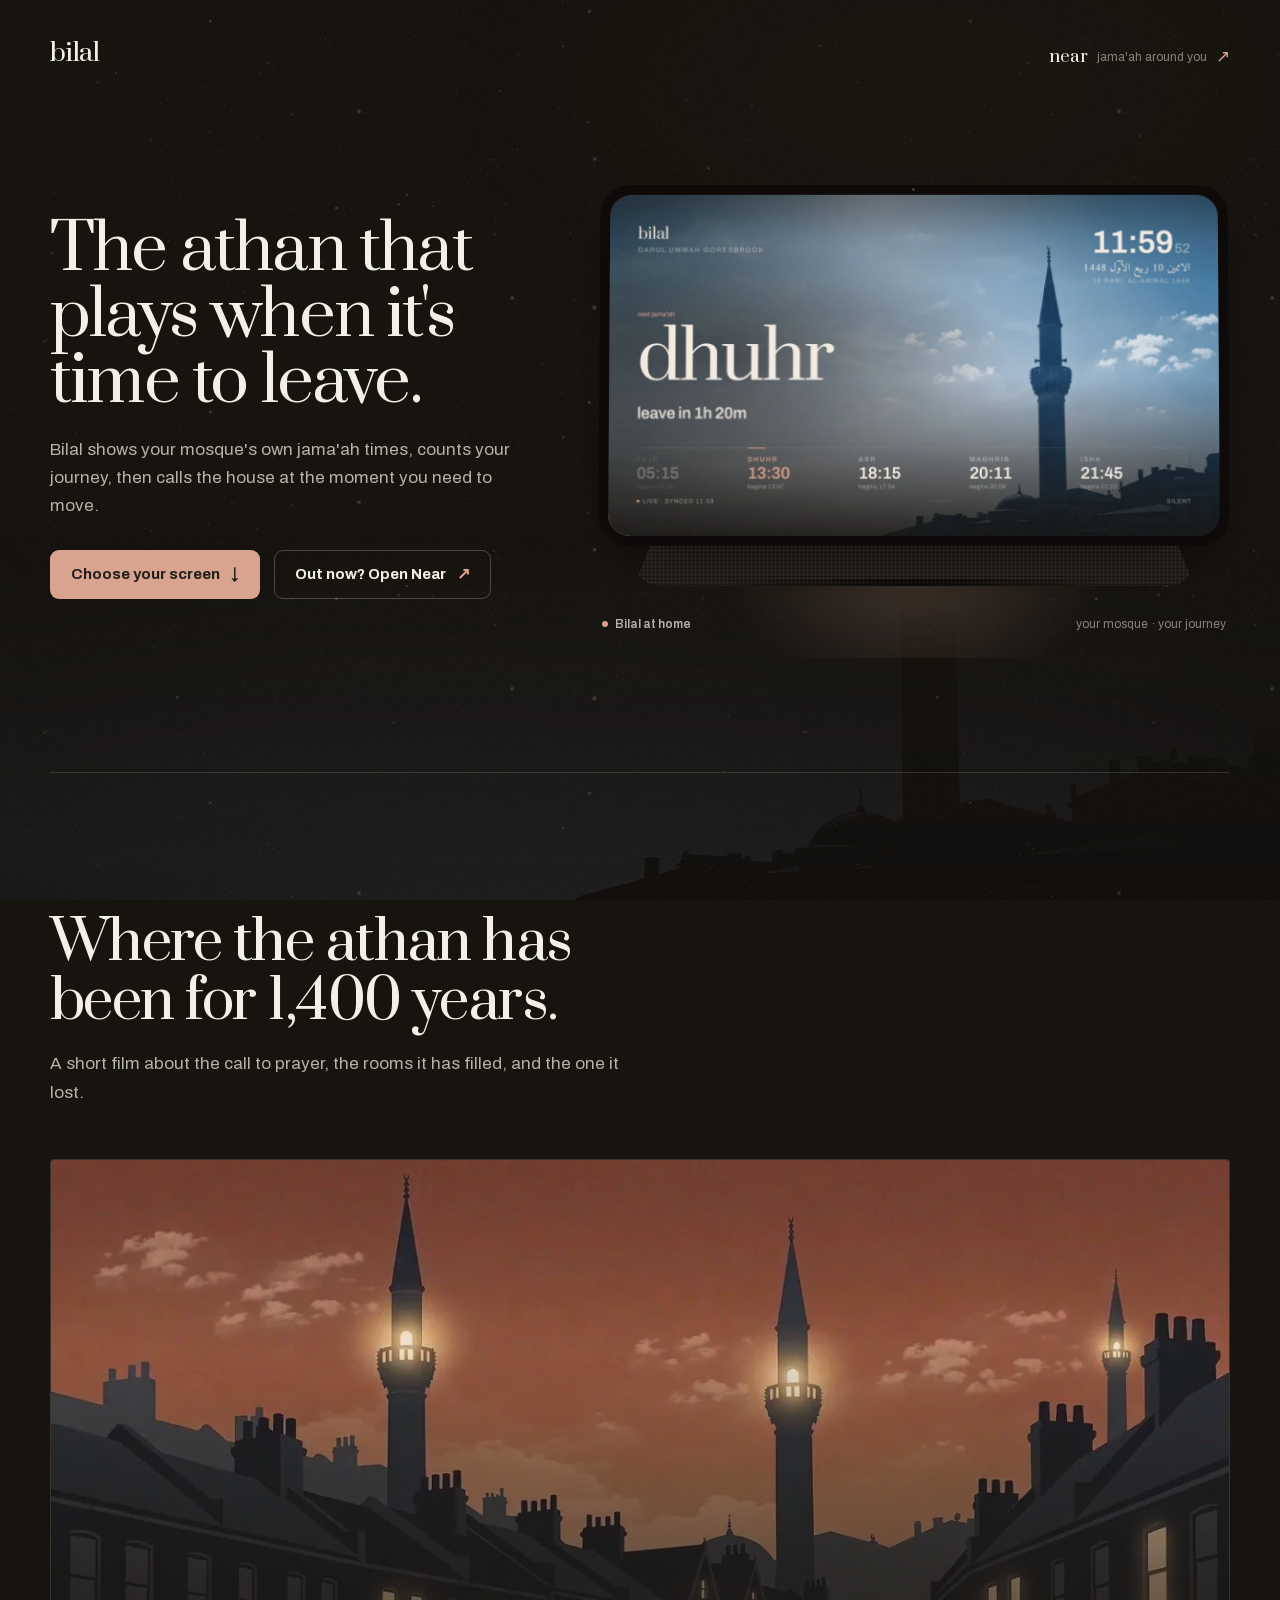
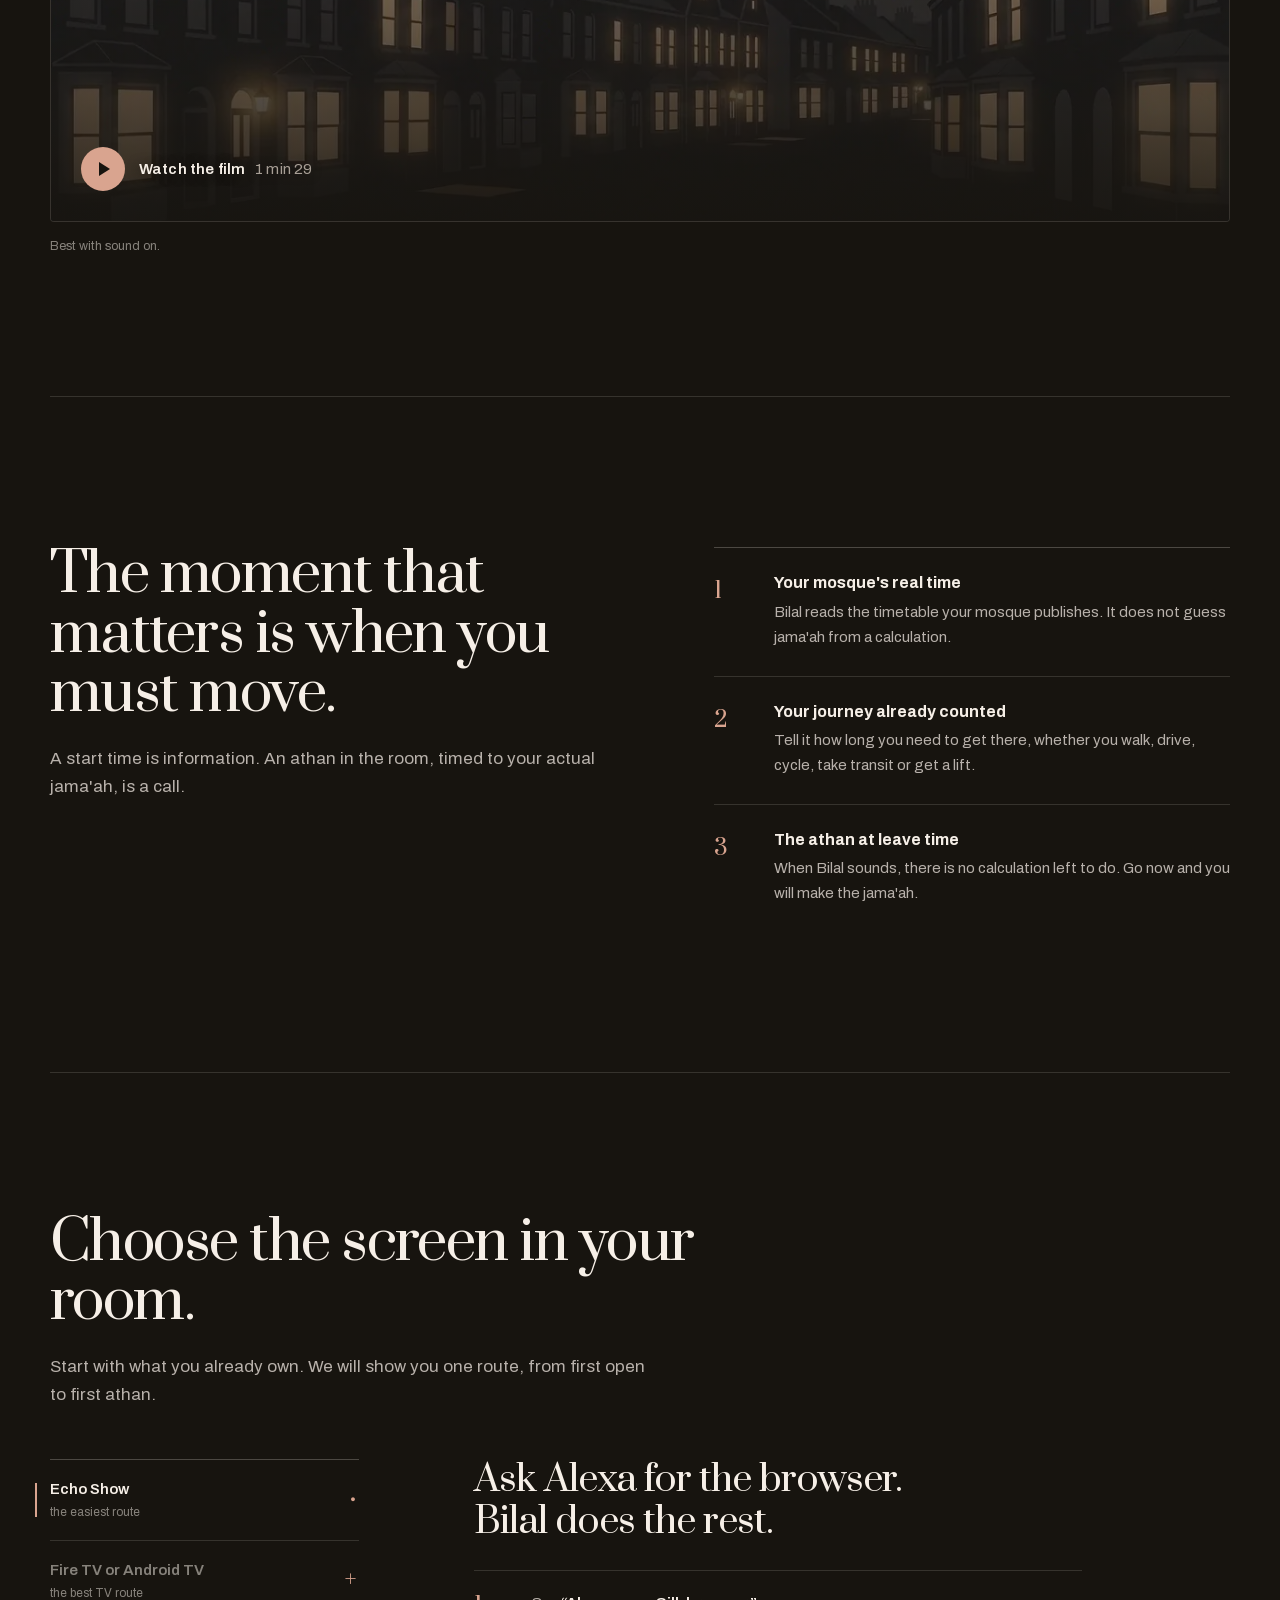
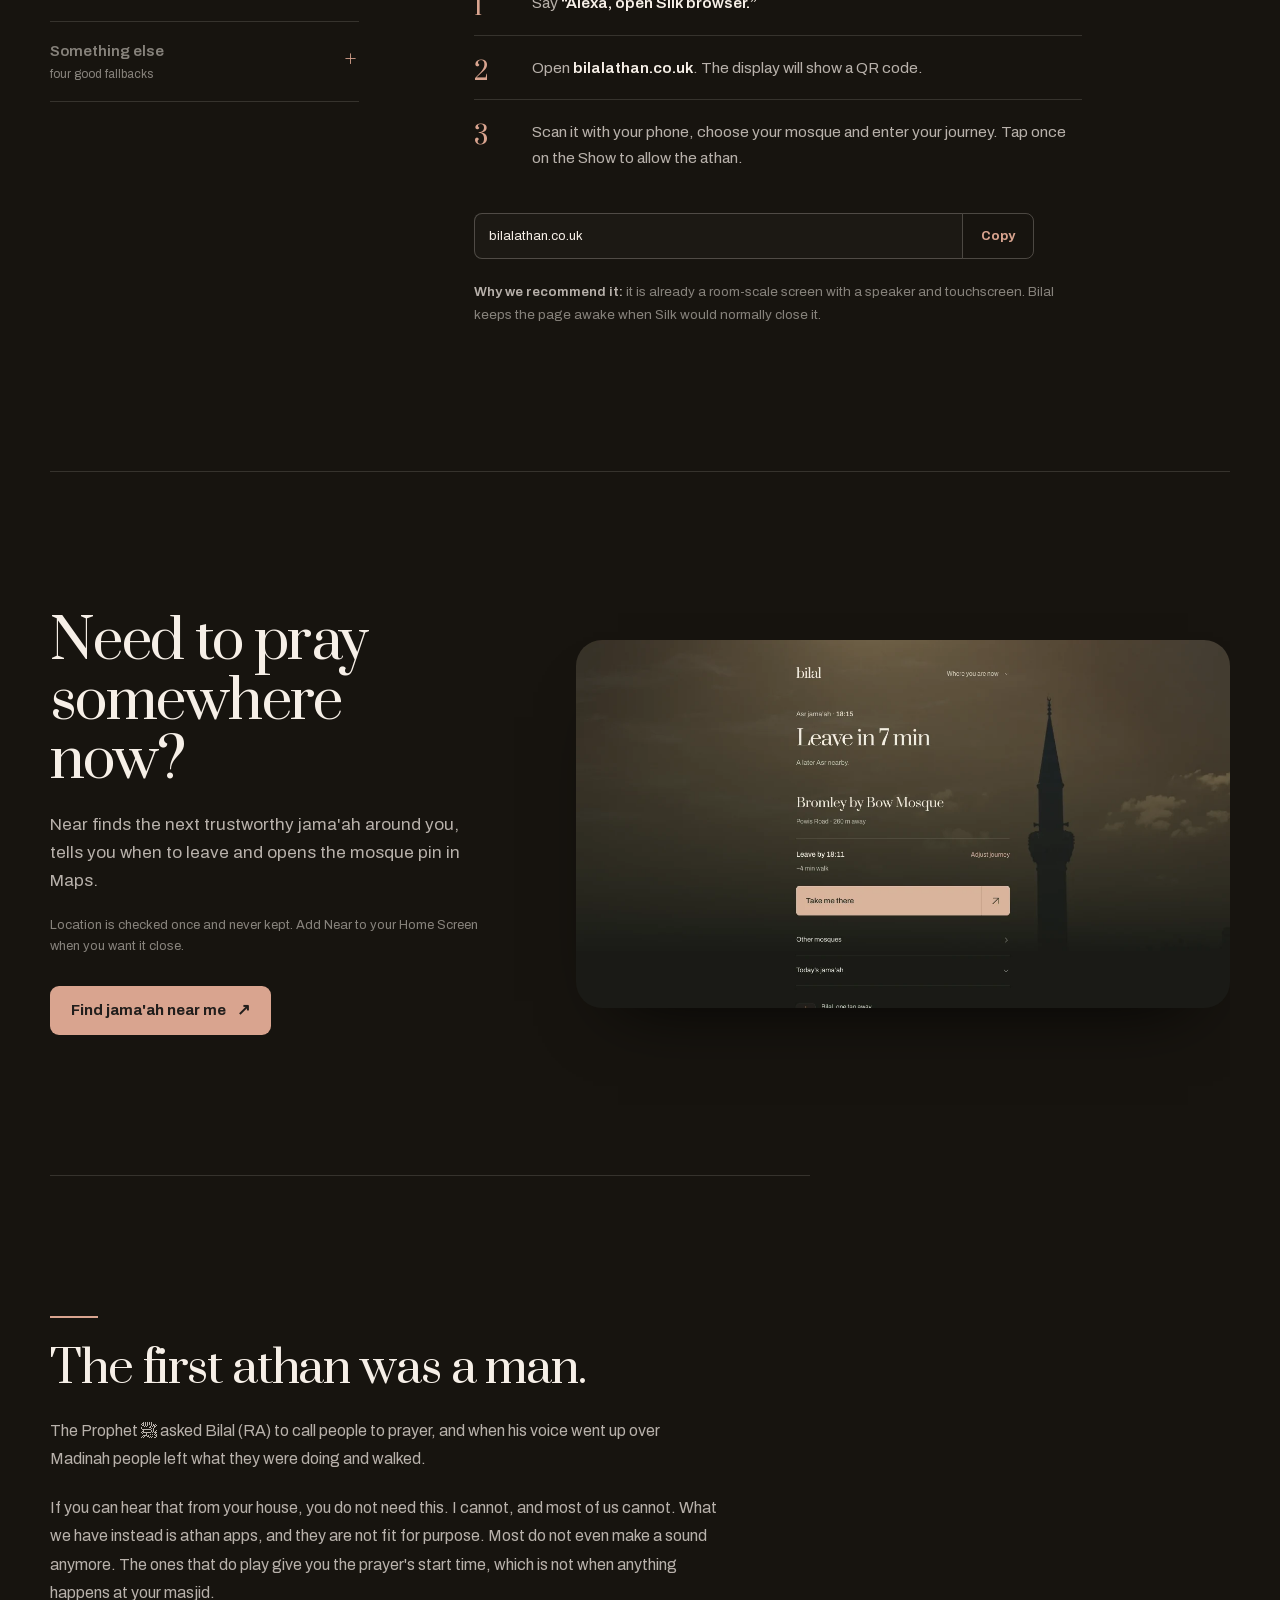
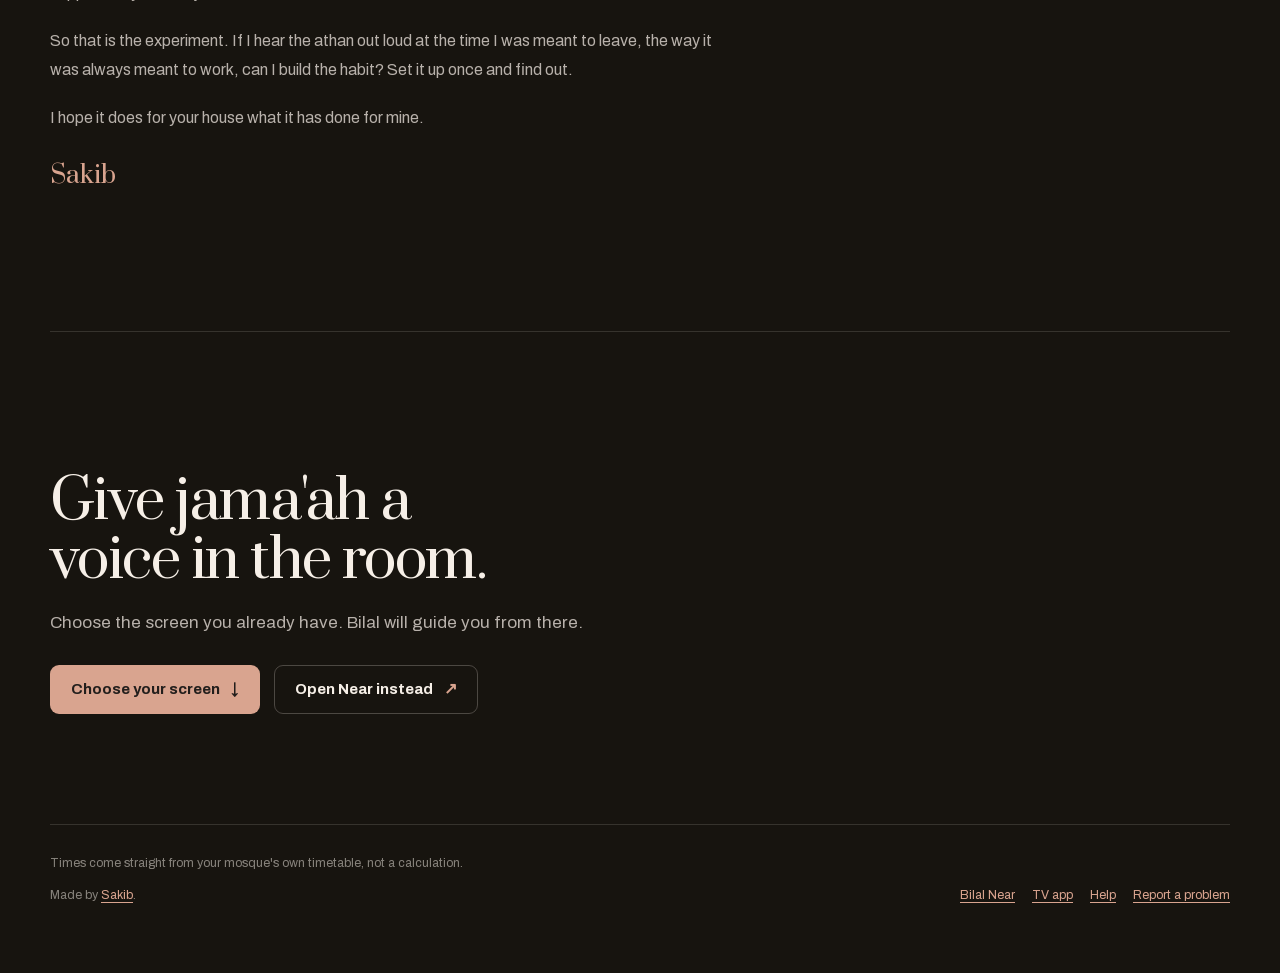
<file: tv.html>
<!doctype html>
<html lang="en">
<head>
<meta charset="utf-8">
<meta name="viewport" content="width=device-width, initial-scale=1, viewport-fit=cover">
<title>bilal · the athan that tells you when to leave</title>
<meta name="theme-color" content="#17140f">
<meta name="description" content="Bilal is a screen for your home that calls you at leave time, using your mosque's real jama'ah timetable and your journey.">
<meta property="og:title" content="bilal · the screen that calls you to jama'ah">
<meta property="og:description" content="Your mosque's real jama'ah time, your journey counted, and the athan when it is time to leave.">
<meta property="og:image" content="https://bilalathan.co.uk/og.jpg">
<meta property="og:url" content="https://bilalathan.co.uk/tv.html">
<meta property="og:type" content="website">
<meta name="twitter:card" content="summary_large_image">
<link rel="icon" href="favicon.ico" sizes="any">
<link rel="apple-touch-icon" href="icon-180.png">
<link rel="preload" href="fonts/prata-latin.woff2" as="font" type="font/woff2" crossorigin>
<link rel="preload" href="fonts/archivo-latin.woff2" as="font" type="font/woff2" crossorigin>
<style>
  @font-face{font-family:Prata;src:url('fonts/prata-latin.woff2') format('woff2');font-display:swap}
  @font-face{font-family:Archivo;src:url('fonts/archivo-latin.woff2') format('woff2');font-display:swap}
  :root{
    --clay:#d9a48f;
    --clay-bright:#efbba5;
    --cream:#f6efe7;
    --cream-soft:#ded3c8;
    --char:#221e1c;
    --deep:#17140f;
    --deep-warm:#211913;
    --veil:rgba(246,239,231,.72);
    --quiet:rgba(246,239,231,.5);
    --hair:rgba(246,239,231,.14);
    --hair-strong:rgba(246,239,231,.24);
    --display:Prata,Georgia,serif;
    --text:Archivo,-apple-system,BlinkMacSystemFont,'Segoe UI',sans-serif;
    --ease:cubic-bezier(.22,1,.36,1);
    --safe-x:max(22px,env(safe-area-inset-left),env(safe-area-inset-right));
  }
  *{box-sizing:border-box;margin:0;padding:0;-webkit-tap-highlight-color:transparent}
  html{scroll-behavior:smooth;background:var(--deep)}
  body{
    min-height:100vh;
    background:var(--deep);
    color:var(--cream);
    font-family:var(--text);
    -webkit-font-smoothing:antialiased;
    line-height:1.55;
    overflow-x:hidden;
    padding-top:max(20px,env(safe-area-inset-top));
    padding-right:max(22px,env(safe-area-inset-right));
    padding-bottom:calc(56px + env(safe-area-inset-bottom));
    padding-left:max(22px,env(safe-area-inset-left));
  }
  button,a{font:inherit}
  button{color:inherit}
  a{color:inherit}
  img{max-width:100%;display:block}
  [hidden]{display:none!important}
  ::selection{background:var(--clay);color:var(--char)}

  .atmosphere,.horizon,.star{position:fixed;pointer-events:none}
  .atmosphere{
    inset:0;
    z-index:0;
    background:
      radial-gradient(60% 42% at 72% 10%,rgba(112,74,53,.24),transparent 70%),
      url('sky/landing-stars.webp') repeat;
    background-size:auto,760px auto;
    opacity:.16;
    animation:sky-drift 1054s linear infinite;
  }
  .horizon{
    z-index:0;
    left:0;
    right:0;
    bottom:0;
    height:42vh;
    background:url('sky/isha.webp') center bottom/cover no-repeat;
    opacity:.22;
    transition:opacity 1.4s var(--ease);
    -webkit-mask-image:linear-gradient(to top,#000,transparent);
    mask-image:linear-gradient(to top,#000,transparent);
  }
  body[data-sky="fajr"] .atmosphere{opacity:.13}
  body[data-sky="dhuhr"] .atmosphere,body[data-sky="asr"] .atmosphere{opacity:.07}
  body[data-sky="maghrib"] .atmosphere{opacity:.11}
  body[data-sky="dhuhr"] .star,body[data-sky="asr"] .star{opacity:0;animation:none}
  .star{
    z-index:0;
    width:2px;
    height:2px;
    border-radius:50%;
    background:var(--cream);
    opacity:.14;
    animation:twinkle var(--period) ease-in-out var(--delay) infinite;
  }
  @keyframes sky-drift{to{background-position:0 0,-760px -40px}}
  @keyframes twinkle{0%,100%{opacity:.06}50%{opacity:.34}}

  .page{position:relative;z-index:1;max-width:1180px;margin:0 auto}
  .site-header{
    display:flex;
    align-items:center;
    justify-content:space-between;
    gap:24px;
    min-height:52px;
  }
  .brand{
    display:inline-block;
    text-decoration:none;
    min-height:44px;
    padding:6px 0;
  }
  .brand span{font-family:var(--display);font-size:25px;line-height:1;letter-spacing:-.025em}
  .near-nav{
    display:inline-flex;
    align-items:center;
    gap:9px;
    min-height:44px;
    padding:7px 0;
    text-decoration:none;
    color:var(--veil);
  }
  .near-nav strong{font-family:var(--display);font-size:17px;font-weight:400;color:var(--cream)}
  .near-nav span{display:none;font-size:12px;color:var(--quiet)}
  .near-nav:after{content:'↗';color:var(--clay);font-size:17px;transition:transform .35s var(--ease)}
  .near-nav:hover:after{transform:translate(2px,-2px)}

  h1,h2,h3{font-family:var(--display);font-weight:400;letter-spacing:-.028em}
  h1{font-size:clamp(42px,12vw,64px);line-height:1.03;max-width:11ch}
  h2{font-size:clamp(34px,9.5vw,55px);line-height:1.08}
  h3{font-size:clamp(25px,7vw,32px);line-height:1.17}
  .lede{color:var(--veil);font-size:17px;line-height:1.65;max-width:35em}
  .lede strong{color:var(--cream);font-weight:600}

  .hero{padding:clamp(46px,10vw,96px) 0 clamp(76px,15vw,138px)}
  .hero-copy .lede{margin-top:21px;max-width:31em}
  .actions{display:flex;align-items:center;gap:14px;flex-wrap:wrap;margin-top:30px}
  .button{
    display:inline-flex;
    align-items:center;
    justify-content:center;
    gap:11px;
    min-height:48px;
    border:1px solid transparent;
    border-radius:9px;
    padding:12px 20px;
    background:var(--clay);
    color:var(--char);
    font-size:15px;
    font-weight:700;
    text-decoration:none;
    transition:background .25s ease,transform .35s var(--ease),border-color .25s ease;
  }
  .button:after{content:'↓';font-size:16px;line-height:1;transition:transform .35s var(--ease)}
  .button:hover{background:var(--clay-bright);transform:translateY(-2px)}
  .button:hover:after{transform:translateY(2px)}
  .button:active{transform:translateY(0)}
  .button.secondary{background:transparent;color:var(--cream);border-color:var(--hair-strong)}
  .button.secondary:after{content:'↗';color:var(--clay)}
  .button.secondary:hover{background:rgba(246,239,231,.06);border-color:rgba(246,239,231,.4)}

  .device-wrap{margin-top:48px;position:relative}
  .device-wrap:before{
    content:'';
    position:absolute;
    left:8%;
    right:8%;
    bottom:-24px;
    height:50%;
    background:radial-gradient(50% 72% at 50% 65%,rgba(217,164,143,.27),transparent 72%);
    opacity:.75;
  }
  .device{
    position:relative;
    z-index:2;
    border-radius:24px;
    background:#0d0a09;
    padding:7px;
    box-shadow:0 28px 60px -28px rgba(0,0,0,.88);
    transform:perspective(1200px) rotateX(1.5deg);
    transform-origin:50% 100%;
  }
  .device:after{
    content:'';
    position:absolute;
    top:3px;
    left:50%;
    width:3px;
    height:3px;
    margin-left:-1.5px;
    border-radius:50%;
    background:rgba(246,239,231,.24);
  }
  .screen{
    position:relative;
    aspect-ratio:4/3;
    overflow:hidden;
    border-radius:17px;
    background:#2c211b url('sky/maghrib.webp') center/cover;
  }
  .screen img,.screen iframe{
    position:absolute;
    inset:0;
    width:100%;
    height:100%;
    object-fit:cover;
    object-position:center;
    border:0;
  }
  .screen iframe{pointer-events:none;opacity:0;transition:opacity .8s ease}
  .screen iframe.ready{opacity:1}
  .device-base{
    position:relative;
    z-index:1;
    height:44px;
    margin:-13px 24px 0;
    border-radius:0 0 19px 19px;
    -webkit-clip-path:polygon(4% 0,96% 0,100% 100%,0 100%);
    clip-path:polygon(4% 0,96% 0,100% 100%,0 100%);
    background:
      radial-gradient(circle at 1.5px 1.5px,rgba(246,239,231,.09) 1px,transparent 1.7px) 0 0/4px 4px,
      linear-gradient(#2b2621,#191612);
  }
  .device-base:after{
    content:'';
    position:absolute;
    left:5%;
    right:5%;
    bottom:-16px;
    height:23px;
    background:radial-gradient(50% 100% at 50% 20%,rgba(0,0,0,.64),transparent 74%);
  }
  .device-caption{display:flex;justify-content:space-between;gap:16px;margin-top:24px;color:var(--quiet);font-size:12px}
  .device-caption strong{color:var(--veil);font-weight:600}
  .live-dot{display:inline-block;width:6px;height:6px;margin-right:7px;border-radius:50%;background:var(--clay);vertical-align:1px}

  .chapter{position:relative;padding:clamp(76px,14vw,140px) 0;border-top:1px solid var(--hair)}
  .chapter-head{max-width:720px}
  .chapter-head .lede{margin-top:21px}

  .thesis{padding-top:clamp(82px,14vw,148px)}
  .thesis h2{max-width:14ch}
  .thesis-grid{margin-top:52px}
  .truth{
    display:grid;
    grid-template-columns:38px 1fr;
    gap:18px;
    padding:23px 0;
    border-top:1px solid var(--hair);
  }
  .truth:first-child{border-top-color:var(--hair-strong)}
  .truth-num{font-family:var(--display);font-size:22px;color:var(--clay)}
  .truth h3{font-family:var(--text);font-size:16px;font-weight:700;letter-spacing:0}
  .truth p{margin-top:7px;color:var(--veil);font-size:15px;line-height:1.65;max-width:42em}

  #setup{scroll-margin-top:22px}
  .setup-shell{margin-top:44px}
  .route-tabs{
    display:grid;
    grid-template-columns:1fr;
    border-top:1px solid var(--hair-strong);
  }
  .route-tab{
    position:relative;
    min-height:58px;
    border:0;
    border-bottom:1px solid var(--hair);
    background:transparent;
    color:var(--quiet);
    text-align:left;
    cursor:pointer;
    padding:15px 34px 15px 0;
    font-size:15px;
    font-weight:600;
    transition:color .25s ease,background .25s ease;
  }
  .route-tab:after{
    content:'+';
    position:absolute;
    right:3px;
    top:50%;
    color:var(--clay);
    font-family:var(--display);
    font-size:22px;
    font-weight:400;
    transform:translateY(-52%);
  }
  .route-tab[aria-selected="true"]{color:var(--cream)}
  .route-tab[aria-selected="true"]:after{content:'●';font-size:9px}
  .route-tab small{display:block;margin-top:2px;color:var(--quiet);font-size:12px;font-weight:400}
  .route-panel{max-width:38rem;padding:36px 0 4px;animation:panel-in .48s var(--ease) both}
  @keyframes panel-in{from{opacity:0;transform:translateY(9px)}to{opacity:1;transform:none}}
  .route-panel h3{max-width:20ch}
  .steps{list-style:none;counter-reset:steps;margin-top:27px}
  .steps li{
    counter-increment:steps;
    position:relative;
    padding:19px 0 19px 47px;
    border-top:1px solid var(--hair);
    color:var(--veil);
    font-size:15.5px;
    line-height:1.65;
  }
  .steps li:before{
    content:counter(steps);
    position:absolute;
    top:17px;
    left:0;
    font-family:var(--display);
    font-size:24px;
    color:var(--clay);
  }
  .steps li strong{color:var(--cream);font-weight:600}
  .route-note{max-width:53em;margin-top:22px;color:var(--quiet);font-size:13.5px;line-height:1.7}
  .route-note strong{color:var(--veil);font-weight:600}
  .copy-row{display:flex;align-items:stretch;max-width:560px;margin-top:24px}
  .copy-value{
    flex:1;
    min-width:0;
    border:1px solid var(--hair-strong);
    border-right:0;
    border-radius:8px 0 0 8px;
    padding:12px 14px;
    color:var(--cream);
    font-size:13px;
    overflow-wrap:anywhere;
    background:rgba(246,239,231,.025);
  }
  .copy-button{
    flex:0 0 auto;
    min-width:72px;
    min-height:46px;
    border:1px solid var(--hair-strong);
    border-radius:0 8px 8px 0;
    background:transparent;
    color:var(--clay);
    font-size:13px;
    font-weight:700;
    cursor:pointer;
    transition:background .25s ease,color .25s ease;
  }
  .copy-button:hover{background:rgba(246,239,231,.06);color:var(--cream)}

  .alternatives{margin-top:28px;border-top:1px solid var(--hair-strong)}
  .alternative{border-bottom:1px solid var(--hair)}
  .alternative summary{
    position:relative;
    min-height:58px;
    display:flex;
    align-items:center;
    cursor:pointer;
    list-style:none;
    padding:15px 38px 15px 0;
    color:var(--veil);
    font-size:15px;
    font-weight:600;
  }
  .alternative summary::-webkit-details-marker{display:none}
  .alternative summary::marker{content:''}
  .alternative summary:after{
    content:'+';
    position:absolute;
    right:2px;
    top:50%;
    color:var(--clay);
    font-family:var(--display);
    font-size:22px;
    font-weight:400;
    transform:translateY(-54%) rotate(0);
    transition:transform .35s var(--ease);
  }
  .alternative[open] summary{color:var(--cream)}
  .alternative[open] summary:after{transform:translateY(-54%) rotate(45deg)}
  .alternative-body{padding:0 0 25px;color:var(--veil);font-size:14px;line-height:1.7;max-width:54em}
  .alternative-body p+p{margin-top:10px}
  .alternative-body strong{color:var(--cream)}
  .alternative-body a{color:var(--clay);text-underline-offset:3px}

  .near-product{overflow:hidden}
  .near-visual{
    position:relative;
    margin-top:42px;
    border-radius:20px;
    overflow:hidden;
    background:#17130f;
    box-shadow:0 35px 70px -42px rgba(0,0,0,.9);
  }
  .near-visual img{width:100%;height:auto;aspect-ratio:390/844}
  .near-visual picture{display:block}
  .near-copy{margin-top:35px}
  .near-copy h2{max-width:10ch}
  .near-copy .lede{margin-top:20px}
  .near-note{max-width:36em;margin-top:20px;color:var(--quiet);font-size:13px;line-height:1.65}
  .near-product .button{margin-top:28px}
  .near-product .button:after{content:'↗'}


  .film{border-top:1px solid var(--hair)}
  .film-head{max-width:720px}
  .film-head h2{max-width:16ch}
  .film-head .lede{margin-top:19px}
  .film-stage{position:relative}
  .film-frame{
    position:relative;
    margin-top:clamp(34px,5vw,52px);
    background:var(--deep);
    border:1px solid var(--hair);
    border-radius:4px;
    overflow:hidden;
    aspect-ratio:16/9;
    transform-origin:center;
  }
  .film-frame picture{display:block;width:100%;height:100%}
  .film-frame img,.film-frame video{width:100%;height:100%;display:block;object-fit:cover}
  .film-frame video{background:#000}
  .film-play{
    position:absolute;inset:0;width:100%;height:100%;
    display:flex;align-items:flex-end;justify-content:flex-start;
    gap:0;padding:clamp(18px,3vw,30px);
    background:linear-gradient(180deg,rgba(23,20,15,0) 28%,rgba(23,20,15,.55) 62%,rgba(23,20,15,.9) 100%);
    border:0;cursor:pointer;color:var(--cream);text-align:left;
    font-family:var(--text);transition:background .4s var(--ease);
  }
  .film-play .film-cta{display:flex;align-items:center;gap:14px;font-size:15px;letter-spacing:.01em;text-shadow:0 1px 12px rgba(23,20,15,.9)}
  .film-cta-copy{display:flex;align-items:baseline;gap:10px}
  .film-play i{
    width:44px;height:44px;flex:none;border-radius:50%;
    background:var(--clay);display:grid;place-items:center;
    transition:transform 140ms cubic-bezier(.23,1,.32,1),background 180ms cubic-bezier(.23,1,.32,1);
  }
  .film-play:active i{transform:scale(.96)}
  .film-play i:after{
    content:'';width:0;height:0;margin-left:3px;
    border-left:11px solid var(--deep);
    border-top:7px solid transparent;border-bottom:7px solid transparent;
  }
  .film-play b{font-weight:600}
  .film-play em{font-style:normal;color:var(--cream-soft);opacity:.72}
  .film-swipe{display:none}
  .film-swipe:after{
    content:'';width:8px;height:8px;border-top:1.5px solid currentColor;border-left:1.5px solid currentColor;
    transform:rotate(45deg) translateY(2px);opacity:.82;
  }
  .film-close,.film-toggle{
    position:absolute;z-index:5;border:1px solid rgba(246,239,231,.2);border-radius:50%;
    background:rgba(23,20,15,.82);color:var(--cream);cursor:pointer;
    -webkit-appearance:none;appearance:none;
  }
  .film-close{
    top:max(15px,env(safe-area-inset-top));left:max(15px,env(safe-area-inset-left));
    width:46px;height:46px;
  }
  .film-close:before,.film-close:after{
    content:'';position:absolute;left:14px;top:22px;width:17px;height:1.5px;background:currentColor;border-radius:2px;
  }
  .film-close:before{transform:rotate(45deg)}
  .film-close:after{transform:rotate(-45deg)}
  .film-toggle{
    left:50%;top:50%;width:66px;height:66px;transform:translate(-50%,-50%) scale(.86);
    opacity:0;pointer-events:none;transition:opacity 160ms cubic-bezier(.23,1,.32,1),transform 240ms cubic-bezier(.23,1,.32,1);
  }
  .film-frame.is-paused .film-toggle,.film-frame.is-ended .film-toggle{
    opacity:1;pointer-events:auto;transform:translate(-50%,-50%) scale(1);
  }
  .film-toggle:before{
    content:'';position:absolute;left:27px;top:22px;width:0;height:0;
    border-left:15px solid var(--cream);border-top:10px solid transparent;border-bottom:10px solid transparent;
  }
  .film-loader{
    position:absolute;z-index:4;left:50%;top:50%;width:38px;height:38px;margin:-19px 0 0 -19px;
    border:2px solid rgba(246,239,231,.18);border-top-color:var(--clay);border-radius:50%;
    opacity:0;pointer-events:none;animation:film-spin .85s linear infinite;transition:opacity 180ms cubic-bezier(.23,1,.32,1);
  }
  .film-frame.is-loading .film-loader{opacity:1}
  @keyframes film-spin{to{transform:rotate(360deg)}}
  .film-timeline{
    position:absolute;z-index:5;left:max(18px,env(safe-area-inset-left));right:max(18px,env(safe-area-inset-right));
    bottom:max(17px,env(safe-area-inset-bottom));height:24px;display:flex;align-items:center;gap:12px;
    pointer-events:none;
  }
  .film-rail{position:relative;flex:1;height:2px;background:rgba(246,239,231,.24);overflow:hidden}
  .film-progress{position:absolute;inset:0;background:var(--clay);transform:scaleX(0);transform-origin:left center;will-change:transform}
  .film-time{min-width:36px;color:rgba(246,239,231,.76);font-size:11px;line-height:1;text-align:right;font-variant-numeric:tabular-nums}
  .film-scroll-cue,.film-sound{display:none}
  @media (hover:hover) and (pointer:fine){
    .film-play:hover{background:linear-gradient(180deg,rgba(23,20,15,0) 20%,rgba(23,20,15,.66) 58%,rgba(23,20,15,.95) 100%)}
    .film-play:hover i{transform:scale(1.05);background:var(--clay-bright)}
  }
  .film-note{margin-top:14px;color:var(--quiet);font-size:12.5px;line-height:1.6}
  .letter{max-width:760px}
  .letter-mark{width:48px;height:2px;background:var(--clay);margin-bottom:24px}
  .letter .open{font-family:var(--display);font-size:clamp(30px,8vw,45px);line-height:1.22;letter-spacing:-.025em;color:var(--cream)}
  .letter p{max-width:42em;margin-top:20px;color:var(--veil);font-size:16px;line-height:1.78}
  .letter .sign{font-family:var(--display);font-size:24px;color:var(--clay);line-height:1.2;margin-top:29px}

  .closing{text-align:left;padding-bottom:clamp(62px,12vw,110px)}
  .closing h2{max-width:13ch}
  .closing .lede{margin-top:19px}
  .closing .actions{margin-top:27px}

  footer{
    display:grid;
    gap:19px;
    border-top:1px solid var(--hair);
    padding-top:28px;
    color:var(--quiet);
    font-size:12.5px;
    line-height:1.65;
  }
  footer a{color:var(--clay);text-underline-offset:3px}
  .footer-links{display:flex;gap:10px 17px;flex-wrap:wrap}
  .footer-links a{display:inline-flex;align-items:center;min-height:44px}
  footer p a{display:inline-flex;align-items:center;min-height:44px}

  :focus-visible{outline:2px solid var(--clay-bright);outline-offset:4px}

  @media (min-width:640px){
    :root{--safe-x:max(32px,env(safe-area-inset-left),env(safe-area-inset-right))}
    body{padding-left:var(--safe-x);padding-right:var(--safe-x)}
    .near-nav span{display:block}
    .route-tabs{grid-template-columns:repeat(3,1fr)}
    .route-tab{padding-right:24px;border-right:1px solid var(--hair)}
    .route-tab:last-child{border-right:0}
    .route-tab:after{display:none}
    .route-tab[aria-selected="true"]:before{
      content:'';
      position:absolute;
      left:0;
      right:0;
      bottom:-1px;
      height:2px;
      background:var(--clay);
    }
    .steps li{padding-left:58px}
  }

  @media (max-width:639px){
    .screen{aspect-ratio:16/9}
    .near-visual{max-width:390px}
    .film{padding-bottom:0}
    .film-stage{
      left:50%;width:100vw;height:180vh;height:180svh;margin:34px 0 0 -50vw;
    }
    .film-frame{
      position:sticky;top:0;width:100%;height:100vh;height:100svh;max-width:none;margin:0;
      border:0;border-radius:0;aspect-ratio:auto;background:#090806;contain:paint;
      transform:scale(.9);transform-origin:center;opacity:.5;will-change:transform,opacity;
    }
    .film-frame video{object-fit:contain;background:#090806}
    .film-frame picture img{object-fit:contain;background:#090806}
    .film-play{display:none}
    .film-close{display:none}
    .film-scroll-cue{
      position:absolute;z-index:5;left:0;right:0;bottom:max(28px,env(safe-area-inset-bottom));
      display:flex;flex-direction:column;align-items:center;gap:10px;color:rgba(246,239,231,.84);
      font-size:12px;letter-spacing:.045em;text-shadow:0 1px 10px rgba(9,8,6,.9);pointer-events:none;
      transform:translate3d(0,0,0);will-change:transform,opacity;
    }
    .film-scroll-cue:after{
      content:'';width:9px;height:9px;border-right:1.5px solid currentColor;border-bottom:1.5px solid currentColor;
      transform:rotate(45deg);
    }
    .film-sound{
      position:absolute;z-index:6;top:max(17px,env(safe-area-inset-top));right:max(17px,env(safe-area-inset-right));
      display:inline-flex;align-items:center;gap:8px;min-height:42px;padding:9px 13px;border:1px solid rgba(246,239,231,.22);
      border-radius:999px;background:rgba(23,20,15,.84);color:var(--cream);font-size:12px;font-weight:600;
      -webkit-appearance:none;appearance:none;opacity:0;pointer-events:none;
      transition:opacity 180ms cubic-bezier(.23,1,.32,1),transform 180ms cubic-bezier(.23,1,.32,1);
      transform:translate3d(0,-5px,0);
    }
    .film-frame.is-scroll-playing .film-sound{opacity:1;pointer-events:auto;transform:translate3d(0,0,0)}
    .film-sound:before{content:'';width:6px;height:6px;border-radius:50%;background:var(--clay)}
    .film-frame.is-sounding .film-sound{opacity:.5;pointer-events:auto;transform:translate3d(0,0,0)}
    .film-timeline{bottom:max(17px,env(safe-area-inset-bottom))}
    .film-note{display:none}
  }

  @media (min-width:960px){
    body{padding-top:max(28px,env(safe-area-inset-top));padding-left:max(46px,env(safe-area-inset-left));padding-right:max(46px,env(safe-area-inset-right))}
    .site-header{min-height:58px}
    .hero{display:grid;grid-template-columns:minmax(0,5fr) minmax(480px,6.7fr);gap:clamp(54px,6vw,92px);align-items:center;min-height:650px}
    h1{font-size:clamp(52px,5vw,72px)}
    .device-wrap{margin-top:0}
    .screen{aspect-ratio:16/9}
    .device{padding:10px;border-radius:30px}
    .screen{border-radius:22px}
    .device-base{height:57px;margin:-17px 36px 0;border-radius:0 0 26px 26px}
    .device-caption{padding:0 4px;margin-top:29px}
    .thesis{display:grid;grid-template-columns:minmax(0,1.03fr) minmax(480px,.97fr);gap:clamp(70px,9vw,130px);align-items:start}
    .thesis-grid{margin-top:2px}
    .truth{grid-template-columns:42px 1fr;padding:26px 0}
    .setup-layout{display:grid;grid-template-columns:minmax(260px,.58fr) minmax(0,1.42fr);gap:clamp(62px,9vw,130px);align-items:start;margin-top:50px}
    .setup-shell{margin-top:0}
    .route-tabs{display:block;border-top:1px solid var(--hair-strong)}
    .route-tab{display:block;width:100%;min-height:72px;border-right:0;padding:18px 35px 18px 0}
    .route-tab:after{display:block}
    .route-tab[aria-selected="true"]:before{left:-15px;right:auto;top:50%;bottom:auto;width:2px;height:34px;transform:translateY(-50%)}
    .route-panel{padding-top:0;min-height:430px}
    .route-panel h3{font-size:36px}
    .near-product{display:grid;grid-template-columns:minmax(300px,.8fr) minmax(0,1.2fr);gap:clamp(52px,7vw,96px);align-items:center}
    .near-visual{order:1;margin-top:0;border-radius:26px}
    .near-visual img{aspect-ratio:16/9}
    .near-copy{margin-top:0}
    footer{grid-template-columns:1fr auto;align-items:end}
    .footer-links{justify-content:flex-end}
  }

  @media (prefers-reduced-motion:reduce){
    html{scroll-behavior:auto}
    *,*:before,*:after{animation-duration:.01ms!important;animation-iteration-count:1!important;transition-duration:.01ms!important}
    .film-loader{animation:none;border-color:var(--clay)}
  }
  @media (max-width:639px) and (prefers-reduced-motion:reduce){
    .film-stage{height:100vh;height:100svh}
    .film-frame{position:relative;opacity:1!important;transform:none!important;will-change:auto}
    .film-scroll-cue{display:none}
  }
</style>
</head>
<body data-sky="isha">
<div class="atmosphere" aria-hidden="true"></div>
<div class="horizon" id="horizonFrom" aria-hidden="true"></div>
<div class="horizon" id="horizonTo" aria-hidden="true" style="opacity:0"></div>
<i class="star" aria-hidden="true" style="top:8%;left:9%;--period:3.1s;--delay:.4s"></i>
<i class="star" aria-hidden="true" style="top:15%;left:89%;--period:4.3s;--delay:1.7s"></i>
<i class="star" aria-hidden="true" style="top:5%;left:64%;--period:3.7s;--delay:2.9s"></i>
<i class="star" aria-hidden="true" style="top:28%;left:4%;--period:5.1s;--delay:.9s"></i>
<i class="star" aria-hidden="true" style="top:10%;left:39%;--period:4.7s;--delay:3.6s"></i>
<i class="star" aria-hidden="true" style="top:33%;left:95%;--period:3.4s;--delay:2.2s"></i>

<main class="page" id="top">
  <header class="site-header">
    <a class="brand" href="#top" aria-label="Bilal home">
      <span>bilal</span>
    </a>
    <a class="near-nav" href="near">
      <strong>near</strong>
      <span>jama'ah around you</span>
    </a>
  </header>

  <section class="hero" aria-labelledby="hero-title">
    <div class="hero-copy">
      <h1 id="hero-title">The athan that plays when it's time to leave.</h1>
      <p class="lede">Bilal shows your mosque's own jama'ah times, counts your journey, then calls the house at the moment you need to move.</p>
      <div class="actions">
        <a class="button start-setup" href="#setup">Choose your screen</a>
        <a class="button secondary" href="near">Out now? Open Near</a>
      </div>
    </div>

    <div class="device-wrap" aria-label="Bilal running on a home screen">
      <div class="device">
        <div class="screen">
          <img src="landing-display.webp?v=2" alt="The Bilal home display against the living night sky" width="1280" height="720" fetchpriority="high">
          <iframe id="demo" title="A live Bilal home display" tabindex="-1" aria-hidden="true"></iframe>
        </div>
      </div>
      <div class="device-base" aria-hidden="true"></div>
      <div class="device-caption">
        <span><i class="live-dot"></i><strong>Bilal at home</strong></span>
        <span>your mosque · your journey</span>
      </div>
    </div>
  </section>

  <section class="chapter film" aria-labelledby="film-title">
    <div class="film-head">
      <h2 id="film-title">Where the athan has been for 1,400 years.</h2>
      <p class="lede">A short film about the call to prayer, the rooms it has filled, and the one it lost.</p>
    </div>
    <div class="film-stage" id="filmStage">
    <div class="film-frame">
      <video id="film" preload="none" playsinline controls hidden
             data-landscape-src="film.mp4?v=1"
             data-portrait-src="film-portrait.mp4?v=1"></video>
      <picture id="filmPosterPicture">
        <source media="(max-width:639px)" srcset="film-poster-portrait.webp?v=1">
        <img id="filmPoster" src="film-poster.webp?v=1"
             alt="A terraced street at dusk with minarets risen above the rooftops"
             width="1280" height="720" loading="lazy" decoding="async">
      </picture>
      <button class="film-play" id="filmPlay" type="button">
        <span class="film-cta"><i aria-hidden="true"></i><span class="film-cta-copy"><b>Watch the film</b><em>1 min 29</em></span></span>
        <span class="film-swipe">Swipe up</span>
      </button>
      <button class="film-close" id="filmClose" type="button" aria-label="Close film" hidden></button>
      <button class="film-toggle" id="filmToggle" type="button" aria-label="Play film" hidden></button>
      <button class="film-sound" id="filmSound" type="button" aria-label="Turn film sound on" hidden>Sound</button>
      <span class="film-scroll-cue" id="filmScrollCue">Keep scrolling</span>
      <i class="film-loader" id="filmLoader" aria-hidden="true" hidden></i>
      <div class="film-timeline" id="filmTimeline" aria-hidden="true" hidden>
        <span class="film-rail"><i class="film-progress" id="filmProgress"></i></span>
        <time class="film-time" id="filmTime">1:29</time>
      </div>
    </div>
    </div>
    <p class="film-note">Best with sound on.</p>
  </section>

  <section class="chapter thesis" aria-labelledby="thesis-title">
    <div class="chapter-head">
      <h2 id="thesis-title">The moment that matters is when you must move.</h2>
      <p class="lede">A start time is information. An athan in the room, timed to your actual jama'ah, is a call.</p>
    </div>
    <div class="thesis-grid">
      <article class="truth">
        <span class="truth-num">1</span>
        <div><h3>Your mosque's real time</h3><p>Bilal reads the timetable your mosque publishes. It does not guess jama'ah from a calculation.</p></div>
      </article>
      <article class="truth">
        <span class="truth-num">2</span>
        <div><h3>Your journey already counted</h3><p>Tell it how long you need to get there, whether you walk, drive, cycle, take transit or get a lift.</p></div>
      </article>
      <article class="truth">
        <span class="truth-num">3</span>
        <div><h3>The athan at leave time</h3><p>When Bilal sounds, there is no calculation left to do. Go now and you will make the jama'ah.</p></div>
      </article>
    </div>
  </section>

  <section class="chapter" id="setup" aria-labelledby="setup-title">
    <div class="chapter-head">
      <h2 id="setup-title">Choose the screen in your room.</h2>
      <p class="lede">Start with what you already own. We will show you one route, from first open to first athan.</p>
    </div>

    <div class="setup-layout">
      <div class="route-tabs" role="tablist" aria-label="Choose a screen">
        <button class="route-tab" type="button" role="tab" id="tab-show" aria-selected="true" aria-controls="panel-show" tabindex="0" data-route="show">Echo Show<small>the easiest route</small></button>
        <button class="route-tab" type="button" role="tab" id="tab-tv" aria-selected="false" aria-controls="panel-tv" tabindex="-1" data-route="tv">Fire TV or Android TV<small>the best TV route</small></button>
        <button class="route-tab" type="button" role="tab" id="tab-other" aria-selected="false" aria-controls="panel-other" tabindex="-1" data-route="other">Something else<small>four good fallbacks</small></button>
      </div>

      <div class="route-panels">
        <section class="route-panel" role="tabpanel" id="panel-show" aria-labelledby="tab-show" data-panel="show">
          <h3>Ask Alexa for the browser. Bilal does the rest.</h3>
          <ol class="steps">
            <li>Say <strong>“Alexa, open Silk browser.”</strong></li>
            <li>Open <strong>bilalathan.co.uk</strong>. The display will show a QR code.</li>
            <li>Scan it with your phone, choose your mosque and enter your journey. Tap once on the Show to allow the athan.</li>
          </ol>
          <div class="copy-row">
            <span class="copy-value">bilalathan.co.uk</span>
            <button class="copy-button" type="button" data-copy="https://bilalathan.co.uk">Copy</button>
          </div>
          <p class="route-note"><strong>Why we recommend it:</strong> it is already a room-scale screen with a speaker and touchscreen. Bilal keeps the page awake when Silk would normally close it.</p>
        </section>

        <section class="route-panel" role="tabpanel" id="panel-tv" aria-labelledby="tab-tv" data-panel="tv" hidden>
          <h3>Install the small TV app once.</h3>
          <ol class="steps">
            <li>Get <strong>Downloader</strong> from your TV's app store and open it. If asked, allow Downloader to install apps.</li>
            <li>Enter <strong>bilalathan.co.uk/bilal.apk</strong>, then install and open Bilal.</li>
            <li>Scan the QR code with your phone and choose your mosque and journey. The app arms sound itself.</li>
          </ol>
          <div class="copy-row">
            <span class="copy-value">bilalathan.co.uk/bilal.apk</span>
            <button class="copy-button" type="button" data-copy="https://bilalathan.co.uk/bilal.apk">Copy</button>
          </div>
          <p class="route-note"><strong>The app is the dependable TV route:</strong> it stays awake, starts again after a power cut and needs no extra tap for sound. Fire TV Stick 4K Select and the 2026 Fire TV Stick HD run Vega OS, so use the Silk browser route under “Something else” instead.</p>
        </section>

        <section class="route-panel" role="tabpanel" id="panel-other" aria-labelledby="tab-other" data-panel="other" hidden>
          <h3>Four more ways to put Bilal in a room.</h3>
          <p class="route-note">Each works. Open only the screen you are considering, and we will tell you the honest tradeoff.</p>

          <div class="alternatives">
            <details class="alternative">
              <summary>A laptop or desktop</summary>
              <div class="alternative-body">
                <p>Open <strong><a href="./?display=1" target="_blank" rel="noopener">bilalathan.co.uk/?display=1</a></strong>, choose your mosque from the link on screen, then press <strong>F</strong> for fullscreen.</p>
                <p><strong>Good for:</strong> hearing Bilal work in the next few minutes. Computers sleep, so it is not the most dependable room screen.</p>
              </div>
            </details>
            <details class="alternative">
              <summary>Fire TV in the Silk browser</summary>
              <div class="alternative-body">
                <p>Open Silk, go to <strong>bilalathan.co.uk</strong>, scan the QR code, then set Settings → Display &amp; Sounds → Screensaver → <strong>Never</strong>.</p>
                <p><strong>Good for:</strong> Vega OS Fire TV sticks that cannot install the app. Amazon also hides a second sleep timer, so test it before relying on it.</p>
              </div>
            </details>
            <details class="alternative">
              <summary>A spare phone or tablet</summary>
              <div class="alternative-body">
                <p>Open <strong><a href="./?display=1">bilalathan.co.uk/?display=1</a></strong>, scan its code with your main phone, then leave the device on charge where you will pass it.</p>
                <p><strong>Good for:</strong> the cheapest second room. The <strong>?display=1</strong> is what tells a phone to become the display.</p>
              </div>
            </details>
            <details class="alternative">
              <summary>A smart TV browser</summary>
              <div class="alternative-body">
                <p>Open the TV's browser, go to <strong>bilalathan.co.uk</strong> and follow the QR setup.</p>
                <p><strong>Good for:</strong> Samsung, LG and other TVs with a browser. Whether the page stays awake depends on the model, so give it ten minutes before trusting it.</p>
              </div>
            </details>
          </div>
        </section>
      </div>
    </div>
  </section>

  <section class="chapter near-product" aria-labelledby="near-title">
    <div class="near-visual">
      <picture>
        <source media="(min-width:640px)" srcset="near-screenshot-wide.webp">
        <img src="near-screenshot.webp" alt="Bilal Near finding a nearby mosque, showing when to leave and opening directions" width="390" height="844" loading="lazy">
      </picture>
    </div>
    <div class="near-copy">
      <h2 id="near-title">Need to pray somewhere now?</h2>
      <p class="lede">Near finds the next trustworthy jama'ah around you, tells you when to leave and opens the mosque pin in Maps.</p>
      <p class="near-note">Location is checked once and never kept. Add Near to your Home Screen when you want it close.</p>
      <a class="button" href="near">Find jama'ah near me</a>
    </div>
  </section>

  <section class="chapter letter" aria-label="Why I built this">
    <div class="letter-mark" aria-hidden="true"></div>
    <p class="open">The first athan was a man.</p>
    <p>The Prophet ﷺ asked Bilal (RA) to call people to prayer, and when his voice went up over Madinah people left what they were doing and walked.</p>
    <p>If you can hear that from your house, you do not need this. I cannot, and most of us cannot. What we have instead is athan apps, and they are not fit for purpose. Most do not even make a sound anymore. The ones that do play give you the prayer's start time, which is not when anything happens at your masjid.</p>
    <p>So that is the experiment. If I hear the athan out loud at the time I was meant to leave, the way it was always meant to work, can I build the habit? Set it up once and find out.</p>
    <p>I hope it does for your house what it has done for mine.</p>
    <p class="sign">Sakib</p>
  </section>

  <section class="chapter closing" aria-labelledby="closing-title">
    <h2 id="closing-title">Give jama'ah a voice in the room.</h2>
    <p class="lede">Choose the screen you already have. Bilal will guide you from there.</p>
    <div class="actions">
      <a class="button start-setup" href="#setup">Choose your screen</a>
      <a class="button secondary" href="near">Open Near instead</a>
    </div>
  </section>

  <footer>
    <p>Times come straight from your mosque's own timetable, not a calculation.<br>Made by <a href="https://x.com/mertesakib">Sakib</a>.</p>
    <nav class="footer-links" aria-label="Help and product links">
      <a href="near">Bilal Near</a>
      <a href="app.html">TV app</a>
      <a href="help.html">Help</a>
      <a href="bug.html">Report a problem</a>
    </nav>
  </footer>
</main>

<p id="copy-status" role="status" aria-live="polite" hidden></p>
<script>
  (function(){
    var desktop = window.matchMedia ? window.matchMedia('(min-width:960px)') : null;
    var demoBooted = false;
    var skyKeys={fajr:1,dhuhr:1,asr:1,maghrib:1,isha:1};

    /* Before the live display answers, the landing still belongs to the hour
       it is being visited. Once the embedded Bilal has real mosque data, its
       exact prayer-window blend takes over. Atmosphere is product truth here,
       not a generic star field pasted behind every visit. */
    function setLandingSky(from,to,blend){
      if(!skyKeys[from]) from='isha';
      if(!skyKeys[to]) to=from;
      blend=Math.max(0,Math.min(1,Number(blend)||0));
      var a=document.getElementById('horizonFrom'),b=document.getElementById('horizonTo');
      a.style.backgroundImage="url('sky/"+from+".jpg')";
      b.style.backgroundImage="url('sky/"+to+".jpg')";
      a.style.opacity=(.22*(1-blend)).toFixed(3);
      b.style.opacity=(.22*blend).toFixed(3);
      document.body.setAttribute('data-sky',blend>.5?to:from);
    }
    function hourSky(){
      var override=(location.search.match(/[?&]at=(\d{1,2}):(\d{2})/)||[])[1];
      var hour=override==null ? new Date().getHours() : parseInt(override,10);
      if(hour<5) return 'isha';
      if(hour<8) return 'fajr';
      if(hour<15) return 'dhuhr';
      if(hour<19) return 'asr';
      if(hour<21) return 'maghrib';
      return 'isha';
    }
    var initialSky=hourSky();
    setLandingSky(initialSky,initialSky,0);

    function bootDemo(){
      if(demoBooted || !desktop || !desktop.matches || window.innerWidth < 960) return;
      var frame = document.getElementById('demo');
      if(!frame) return;
      demoBooted = true;
      frame.src = 'index.html?demo=1&tour=1&masjid=darul-ummah-goresbrook-1649608083137&walk=10';
      window.addEventListener('message',function(event){
        if(event.origin !== location.origin || event.source !== frame.contentWindow) return;
        if(event.data && event.data.type === 'bilal-demo-ready'){
          frame.className = 'ready';
          if(event.data.sky) setLandingSky(event.data.sky.from,event.data.sky.to,event.data.sky.blend);
        }
      });
    }

    if(desktop){
      if(desktop.addEventListener) desktop.addEventListener('change',bootDemo);
      else if(desktop.addListener) desktop.addListener(bootDemo);
    }
    bootDemo();

    var tabs = Array.prototype.slice.call(document.querySelectorAll('[role="tab"]'));
    var panels = Array.prototype.slice.call(document.querySelectorAll('[role="tabpanel"]'));

    function chooseRoute(route,moveFocus){
      tabs.forEach(function(tab){
        var active = tab.getAttribute('data-route') === route;
        tab.setAttribute('aria-selected',active ? 'true' : 'false');
        tab.setAttribute('tabindex',active ? '0' : '-1');
        if(active && moveFocus) tab.focus();
      });
      panels.forEach(function(panel){
        panel.hidden = panel.getAttribute('data-panel') !== route;
      });
    }

    tabs.forEach(function(tab,index){
      tab.addEventListener('click',function(){ chooseRoute(tab.getAttribute('data-route'),false); });
      tab.addEventListener('keydown',function(event){
        var next = null;
        if(event.key === 'ArrowRight' || event.key === 'ArrowDown') next = (index + 1) % tabs.length;
        if(event.key === 'ArrowLeft' || event.key === 'ArrowUp') next = (index - 1 + tabs.length) % tabs.length;
        if(event.key === 'Home') next = 0;
        if(event.key === 'End') next = tabs.length - 1;
        if(next === null) return;
        event.preventDefault();
        chooseRoute(tabs[next].getAttribute('data-route'),true);
      });
    });

    document.querySelectorAll('.start-setup').forEach(function(link){
      link.addEventListener('click',function(){
        window.setTimeout(function(){ if(tabs[0]) tabs[0].focus({preventScroll:true}); },450);
      });
    });

    document.querySelectorAll('.copy-button').forEach(function(button){
      button.addEventListener('click',function(){
        var value = button.getAttribute('data-copy');
        function done(){
          var old = button.textContent;
          button.textContent = 'Copied';
          window.setTimeout(function(){ button.textContent = old; },1600);
        }
        if(navigator.clipboard && navigator.clipboard.writeText){
          navigator.clipboard.writeText(value).then(done,function(){ window.prompt('Copy this address',value); });
        }else{
          window.prompt('Copy this address',value);
        }
      });
    });

    document.querySelectorAll('.alternative').forEach(function(item){
      item.addEventListener('toggle',function(){
        if(!item.open) return;
        document.querySelectorAll('.alternative').forEach(function(other){
          if(other !== item) other.open = false;
        });
      });
    });
  })();

  (function(){
    var b=document.getElementById('filmPlay'),
        v=document.getElementById('film'),
        p=document.getElementById('filmPoster'),
        pp=document.getElementById('filmPosterPicture'),
        stage=document.getElementById('filmStage'),
        frame=b&&b.parentNode,
        toggle=document.getElementById('filmToggle'),
        sound=document.getElementById('filmSound'),
        cue=document.getElementById('filmScrollCue'),
        loader=document.getElementById('filmLoader'),
        timeline=document.getElementById('filmTimeline'),
        progress=document.getElementById('filmProgress'),
        time=document.getElementById('filmTime'),
        mobile=window.matchMedia&&window.matchMedia('(max-width:639px)'),
        reduced=window.matchMedia&&window.matchMedia('(prefers-reduced-motion:reduce)'),
        started=false,userPaused=false,filmActive=false,scrollAmount=0,
        progressFrame=0,scrollFrame=0;
    if(!b||!v||!p||!pp||!stage||!frame||!toggle||!sound||!cue||!loader||!timeline||!progress||!time) return;

    function isMobile(){return !!(mobile&&mobile.matches)}
    function wantsStillness(){return !!(reduced&&reduced.matches)}
    function clamp(value){return Math.max(0,Math.min(1,value))}
    function sourceFor(portrait){return v.getAttribute(portrait?'data-portrait-src':'data-landscape-src')}
    function prepare(portrait){
      var source=sourceFor(portrait);
      v.poster=p.currentSrc||p.src;v.controls=!portrait;
      if(v.getAttribute('src')!==source){v.src=source;v.load()}
    }
    function clock(seconds){
      seconds=Math.max(0,Math.ceil(seconds||0));
      return Math.floor(seconds/60)+':'+String(seconds%60).padStart(2,'0');
    }
    function paintProgress(){
      var duration=isFinite(v.duration)?v.duration:89;
      progress.style.transform='scaleX('+clamp(v.currentTime/duration)+')';
      time.textContent=clock(duration-v.currentTime);
    }
    function progressLoop(){
      if(!filmActive) return;
      paintProgress();
      if(!v.paused&&!v.ended) progressFrame=requestAnimationFrame(progressLoop);
    }
    function playMobile(){
      frame.classList.add('is-loading');
      var promise=v.play();
      if(promise&&promise.catch) promise.catch(function(){
        frame.classList.remove('is-loading');frame.classList.add('is-paused');
        toggle.setAttribute('aria-label','Play film');toggle.tabIndex=0;
      });
    }
    function startScrollFilm(){
      if(started) return;
      started=true;filmActive=true;userPaused=false;
      prepare(true);v.muted=true;
      b.hidden=true;pp.hidden=true;v.hidden=false;
      toggle.hidden=false;toggle.tabIndex=-1;sound.hidden=false;loader.hidden=false;timeline.hidden=false;
      frame.classList.add('is-scroll-playing','is-loading');
      sound.textContent='Sound';sound.setAttribute('aria-label','Turn film sound on');
      playMobile();
    }
    function updateFilmScroll(){
      scrollFrame=0;
      if(!isMobile()){frame.style.transform='';frame.style.opacity='';return}
      var rect=stage.getBoundingClientRect(),height=(window.visualViewport&&window.visualViewport.height)||window.innerHeight,
          enter=clamp((height*.92-rect.top)/(height*.84)),
          leave=clamp((rect.bottom-height*.12)/height),
          amount=Math.min(enter,leave),scale=.9+.1*amount;
      scrollAmount=amount;filmActive=amount>.1;
      if(wantsStillness()){frame.style.transform='none';frame.style.opacity='1'}
      else{
        frame.style.transform='scale('+scale+')';
        frame.style.opacity=String(.5+amount*.5);
        cue.style.opacity=String(clamp(1-enter*1.8));
        cue.style.transform='translate3d(0,'+(-enter*14)+'px,0)';
      }
      if(enter>.04) startScrollFilm();
      if(!started) return;
      if(filmActive&&!userPaused&&v.paused&&!v.ended) playMobile();
      if(!filmActive&&!v.paused) v.pause();
    }
    function requestScrollPaint(){
      if(!scrollFrame) scrollFrame=requestAnimationFrame(updateFilmScroll);
    }
    function unlockSound(event){
      if(event.target===sound||event.target===toggle) return;
      if(!isMobile()||!started||scrollAmount<.28||!v.muted) return;
      v.muted=false;frame.classList.add('is-sounding');
      sound.textContent='Sound on';sound.setAttribute('aria-label','Mute film');
    }
    function toggleSound(event){
      event.stopPropagation();v.muted=!v.muted;
      frame.classList.toggle('is-sounding',!v.muted);
      sound.textContent=v.muted?'Sound':'Sound on';
      sound.setAttribute('aria-label',v.muted?'Turn film sound on':'Mute film');
      if(v.paused&&!userPaused) playMobile();
    }
    function togglePlayback(){
      if(v.ended){v.currentTime=0;userPaused=false;playMobile();return}
      if(v.paused){userPaused=false;playMobile()}else{userPaused=true;v.pause()}
    }
    function playDesktop(){
      prepare(false);v.hidden=false;pp.hidden=true;b.hidden=true;
      var promise=v.play();
      if(promise&&promise.catch) promise.catch(function(){v.hidden=true;pp.hidden=false;b.hidden=false});
    }

    b.addEventListener('click',function(){if(!isMobile()) playDesktop()});
    sound.addEventListener('click',toggleSound);
    toggle.addEventListener('click',function(event){event.stopPropagation();togglePlayback()});
    v.addEventListener('click',function(){if(isMobile()) togglePlayback()});
    v.addEventListener('waiting',function(){if(filmActive&&!v.paused) frame.classList.add('is-loading')});
    v.addEventListener('playing',function(){
      frame.classList.remove('is-loading','is-paused','is-ended');
      toggle.setAttribute('aria-label','Pause film');toggle.tabIndex=-1;
      cancelAnimationFrame(progressFrame);progressLoop();
    });
    v.addEventListener('pause',function(){
      cancelAnimationFrame(progressFrame);paintProgress();
      if(filmActive&&userPaused&&!v.ended){frame.classList.add('is-paused');toggle.setAttribute('aria-label','Play film');toggle.tabIndex=0}
    });
    v.addEventListener('ended',function(){
      userPaused=true;frame.classList.remove('is-loading');frame.classList.add('is-paused','is-ended');
      toggle.setAttribute('aria-label','Replay film');toggle.tabIndex=0;paintProgress();
    });
    v.addEventListener('loadedmetadata',paintProgress);
    document.addEventListener('touchend',unlockSound,{passive:true});
    window.addEventListener('scroll',requestScrollPaint,{passive:true});
    window.addEventListener('resize',requestScrollPaint,{passive:true});
    requestScrollPaint();
  })();
</script>
</body>
</html>
</file>
<file: near.css>
@font-face {
  font-family: Prata;
  src: url(fonts/prata-latin.woff2);
  font-display: swap;
}
@font-face {
  font-family: Archivo;
  src: url(fonts/archivo-latin.woff2);
  font-weight: 100 900;
  font-display: swap;
}
:root {
  --paper: #e9e5dd;
  --ink: #f1eee4;
  --quiet: #bac0b1;
  --clay: #dab49d;
  --line: #e7edda20;
  --bg: #191b16;
  --sheet: #252a21;
  --ease: cubic-bezier(0.22, 0.8, 0.25, 1);
  color-scheme: light;
}
* {
  box-sizing: border-box;
}
body {
  margin: 0;
  background: var(--paper);
  color: #30372e;
  font:
    14px/1.5 Archivo,
    Arial,
    sans-serif;
}
button,
input,
select,
a {
  font: inherit;
}
button,
a {
  -webkit-tap-highlight-color: transparent;
  touch-action: manipulation;
}
button {
  cursor: pointer;
  color: inherit;
}
button:disabled {
  opacity: 0.38;
  cursor: default;
}
button:focus-visible,
a:focus-visible,
input:focus-visible,
select:focus-visible,
[tabindex]:focus-visible {
  outline: 2px solid var(--clay);
  outline-offset: 4px;
}
button,
a,
input {
  scroll-margin: 20px;
}
[hidden] {
  display: none !important;
}
.svg-library {
  position: absolute;
  width: 0;
  height: 0;
  overflow: hidden;
}
.icon {
  width: 16px;
  height: 16px;
  fill: none;
  stroke: currentColor;
  stroke-width: 1.4;
  stroke-linecap: round;
  stroke-linejoin: round;
  flex: none;
}
.sr-only {
  position: absolute;
  width: 1px;
  height: 1px;
  padding: 0;
  margin: -1px;
  overflow: hidden;
  clip-path: inset(50%);
  white-space: nowrap;
  border: 0;
}
.phone {
  position: relative;
  background: var(--bg);
  color: var(--ink);
  overflow: hidden;
  border-radius: 24px;
  box-shadow: 0 22px 50px -30px #30392c70;
  min-height: 748px;
  isolation: isolate;
  overscroll-behavior-y: contain;
  color-scheme: dark;
}
.screen {
  padding: 25px 26px 24px;
  min-height: 748px;
  display: flex;
  flex-direction: column;
  transition: transform 250ms var(--ease);
}
.brandrow {
  display: flex;
  align-items: center;
  justify-content: space-between;
  gap: 25px;
  margin-bottom: 45px;
  min-height: 44px;
}
.brand {
  font:
    26px/1.2 Prata,
    serif;
  letter-spacing: -1px;
  flex: none;
}
.location {
  display: flex;
  align-items: center;
  justify-content: flex-end;
  gap: 10px;
  min-height: 44px;
  max-width: 65%;
  border: 0;
  background: none;
  font-size: 12px;
  color: #d0d2c6;
  padding: 5px 0;
  text-align: right;
  line-height: 1.5;
}
.location span {
  overflow: hidden;
  text-overflow: ellipsis;
  white-space: nowrap;
}
.location .icon {
  width: 12px;
  height: 12px;
}
.kicker {
  font-size: 13px;
  color: #d1d3c8;
  margin: 0 0 12px;
}
.kicker strong {
  font-weight: 500;
  color: var(--ink);
  font-variant-numeric: tabular-nums;
}
.hero {
  margin: 0 0 39px;
  min-height: 124px;
}
.hero h2 {
  font:
    43px/1.19 Prata,
    serif;
  letter-spacing: -1.9px;
  margin: 0;
  overflow-wrap: break-word;
  text-wrap: balance;
}
.hero h2.time {
  font-size: 70px;
  letter-spacing: -3.4px;
  line-height: 1.05;
  font-variant-numeric: lining-nums tabular-nums;
}
.hero-sub {
  font-size: 13px;
  color: var(--quiet);
  margin: 13px 0 0;
  line-height: 1.65;
  max-width: 295px;
}
.hero-sub:empty {
  display: none;
}
.destination {
  padding-bottom: 23px;
}
.destination h3 {
  font:
    26px/1.35 Prata,
    serif;
  letter-spacing: -0.6px;
  margin: 0 0 8px;
  overflow-wrap: anywhere;
  text-wrap: pretty;
}
.destination p {
  font-size: 12px;
  line-height: 1.7;
  color: var(--quiet);
  margin: 0;
  overflow-wrap: anywhere;
}
.journey {
  border-top: 1px solid var(--line);
  padding-top: 19px;
}
.journey-top {
  display: flex;
  align-items: center;
  justify-content: space-between;
  gap: 12px;
}
.journey-top strong {
  font-size: 14px;
  font-weight: 500;
  line-height: 1.6;
  min-width: 0;
}
.journey p {
  font-size: 12px;
  color: var(--quiet);
  margin: 6px 0 0;
  line-height: 1.6;
  font-variant-numeric: tabular-nums;
}
.textbtn {
  position: relative;
  flex: none;
  background: none;
  border: 0;
  padding: 10px 0;
  font-size: 12px;
  color: var(--clay);
  min-height: 44px;
  margin: -10px 0;
  transition:
    color 140ms,
    opacity 140ms;
}
.textbtn:after {
  content: "";
  position: absolute;
  left: 0;
  right: 0;
  bottom: 9px;
  height: 1px;
  background: currentColor;
  transform: scaleX(0);
  transform-origin: left;
  opacity: 0.5;
  transition: transform 200ms var(--ease);
}
.textbtn:focus-visible:after {
  transform: scaleX(1);
}
.textbtn:active,
.location:active,
.footer button:active {
  opacity: 0.65;
}
.route,
.solid {
  border: 0;
  background: var(--clay);
  color: #252c21;
  border-radius: 6px;
  min-height: 54px;
  font-size: 14px;
  font-weight: 500;
  box-shadow:
    inset 0 1px 0 #fff5,
    inset 0 -1px 0 #402e2229;
  transition:
    background 140ms,
    transform 140ms var(--ease),
    box-shadow 140ms;
}
.route {
  display: flex;
  align-items: center;
  justify-content: space-between;
  width: 100%;
  padding: 0 0 0 19px;
  min-height: 58px;
  margin: 24px 0 18px;
  font-size: 15px;
  text-decoration: none;
  overflow: hidden;
}
.route .icon {
  box-sizing: content-box;
  padding: 19px 18px;
  border-left: 1px solid #34291e1b;
  width: 19px;
  height: 19px;
  transition:
    transform 200ms var(--ease),
    background 160ms;
}
.route span {
  padding: 10px 8px 10px 0;
  transition: transform 180ms var(--ease);
}
.route:active,
.solid:active {
  transform: translateY(1px);
  box-shadow: inset 0 2px 3px #322b2024;
  background: #cda990;
}
.route:active .icon {
  transform: translate(2px, -2px);
}
.route:active span {
  transform: translateX(2px);
}
.solid {
  width: 100%;
  padding: 15px 18px;
  margin-top: 15px;
}
.solid:disabled {
  transform: none;
}
.row {
  position: relative;
  border: 0;
  border-bottom: 1px solid var(--line);
  background: none;
  display: flex;
  justify-content: space-between;
  align-items: center;
  gap: 20px;
  width: 100%;
  padding: 18px 0;
  min-height: 60px;
  text-align: left;
  font-size: 13px;
  line-height: 1.5;
}
.row:before {
  content: "";
  position: absolute;
  inset: auto 0 0;
  height: 1px;
  background: var(--clay);
  opacity: 0;
  transform: scaleX(0.1);
  transform-origin: left;
  transition:
    transform 260ms var(--ease),
    opacity 180ms;
  pointer-events: none;
}
.row .icon {
  width: 14px;
  height: 14px;
  color: #bfc4b4;
  transition: transform 220ms var(--ease);
}
.row:focus-visible:before,
.row:active:before {
  opacity: 0.7;
  transform: scaleX(1);
}
.row[aria-expanded="true"] .icon {
  transform: rotate(180deg);
}
.day-content {
  display: grid;
  grid-template-rows: 0fr;
  opacity: 0;
  transition:
    grid-template-rows 240ms var(--ease),
    opacity 170ms;
}
.day-content.open {
  grid-template-rows: 1fr;
  opacity: 1;
}
.day-inner {
  min-height: 0;
  overflow: hidden;
}
.times {
  width: 100%;
  border-collapse: collapse;
  font-size: 12px;
  margin-top: 10px;
}
.times caption {
  text-align: left;
  color: var(--quiet);
  font-size: 11px;
  padding: 6px 0 10px;
}
.times th,
.times td {
  padding: 11px 0;
  color: var(--quiet);
  font-weight: 400;
  text-align: left;
}
.times td:last-child {
  text-align: right;
  font-variant-numeric: tabular-nums;
}
.times .selected th,
.times .selected td {
  color: var(--clay);
}
.times .unavailable {
  font-size: 11px;
}
.detail {
  font-size: 11px !important;
  color: var(--quiet);
  line-height: 1.65 !important;
  margin: 12px 0 0;
}
.footer {
  padding-top: 25px;
  margin-top: auto;
  display: flex;
  align-items: center;
  justify-content: space-between;
  gap: 20px;
  color: #b1b7a7;
  font-size: 10px;
}
.footer button {
  background: none;
  border: 0;
  color: inherit;
  font-size: 10px;
  padding: 10px 0 10px 10px;
  margin: -10px 0;
  min-height: 44px;
}
.caption {
  text-align: center;
  font-size: 10px;
  color: #69735f;
  margin: 18px 0 0;
}
.overlay {
  position: absolute;
  inset: 0;
  z-index: 5;
  background: transparent;
  display: flex;
  align-items: flex-end;
  transition: background 200ms;
}
.overlay.open {
  background: #0a0e0999;
}
.overlay.closing {
  pointer-events: none;
}
.sheet {
  background: var(--sheet);
  width: 100%;
  border-top: 1px solid #d5dfc22a;
  border-radius: 18px 18px 0 0;
  max-height: min(94%, calc(100dvh - 64px));
  box-shadow: 0 -16px 45px #080b0730;
  transform: translateY(18px);
  opacity: 0;
  transition:
    transform 260ms var(--ease),
    opacity 160ms;
  display: flex;
  flex-direction: column;
  outline: none !important;
}
.overlay.open .sheet {
  transform: none;
  opacity: 1;
}
.overlay.closing .sheet {
  transform: translateY(var(--sheet-exit, 18px));
  opacity: 0;
  transition-duration: 160ms;
}
.sheet-head {
  position: relative;
  display: flex;
  justify-content: space-between;
  align-items: center;
  gap: 18px;
  margin: 0;
  padding: 31px 26px 16px;
  flex: none;
  touch-action: none;
  cursor: grab;
  user-select: none;
}
.sheet-head h2 {
  font:
    23px/1.4 Prata,
    serif;
  letter-spacing: -0.4px;
  margin: 0;
  overflow-wrap: anywhere;
}
.sheet-head:before {
  content: "";
  position: absolute;
  top: 11px;
  left: calc(50% - 17px);
  width: 34px;
  height: 2px;
  background: #bfc9ae4a;
  transition:
    width 180ms,
    left 180ms,
    background 180ms;
}
.sheet-head:active {
  cursor: grabbing;
}
.sheet-head:active:before {
  width: 28px;
  left: calc(50% - 14px);
  background: #d8c1a6a6;
}
.sheet-content {
  padding: 0 26px 27px;
  overflow-y: auto;
  overscroll-behavior: contain;
  min-height: 0;
  scrollbar-width: thin;
  scrollbar-color: #57614c transparent;
}
.sheet-content > p:first-child {
  margin-top: 0;
}
.sheet p {
  font-size: 12px;
  line-height: 1.7;
  color: var(--quiet);
}
.close {
  border: 0;
  background: none;
  padding: 12px;
  margin: -12px;
  min-width: 44px;
  min-height: 44px;
  display: grid;
  place-items: center;
  flex: none;
  color: #c5ccbc;
}
.close .icon {
  width: 18px;
  height: 18px;
}
.close:active {
  opacity: 0.55;
}
.overlay.sheet-drag,
.overlay.sheet-drag .sheet {
  transition: none !important;
}
.overlay.sheet-drag .sheet {
  will-change: transform;
}
.choice {
  border: 0;
  border-top: 1px solid var(--line);
  display: block;
  text-align: left;
  width: 100%;
  padding: 17px 0;
  background: none;
  position: relative;
  transition:
    opacity 130ms,
    color 130ms;
}
.choice-title {
  display: flex;
  justify-content: space-between;
  align-items: start;
  gap: 18px;
  font-size: 14px;
  color: var(--ink);
}
.choice-title strong {
  font-weight: 500;
  line-height: 1.5;
  overflow-wrap: anywhere;
}
.choice-time {
  display: flex;
  flex-direction: column;
  align-items: flex-end;
  gap: 3px;
  flex: none;
  min-width: 52px;
  color: var(--clay);
}
.choice-time em {
  font:
    11px Archivo,
    sans-serif;
  color: var(--quiet);
  font-style: normal;
}
.choice-time b {
  font-size: 17px;
  font-weight: 400;
  line-height: 1.2;
  font-variant-numeric: tabular-nums;
}
.choice small {
  display: block;
  font-size: 11px;
  line-height: 1.7;
  color: var(--quiet);
  margin-top: 5px;
  padding-right: 50px;
}
.choice .availability {
  color: #d6c5b4;
  margin-top: 3px;
}
.choice[aria-pressed="true"] .choice-title strong {
  color: var(--clay);
}
.choice:active {
  opacity: 0.65;
}
.choice.chosen .choice-title strong {
  color: var(--clay);
}
.group-title {
  font-size: 11px;
  color: #bdc7b2;
  margin: 23px 0 6px;
  font-weight: 400;
}
.group-title:first-child {
  margin-top: 8px;
}
.search-field {
  display: flex;
  align-items: center;
  gap: 12px;
  border-bottom: 1px solid #bdcbb84d;
  min-height: 48px;
  margin-bottom: 15px;
}
.search-field > .icon {
  color: #9ba990;
  width: 15px;
  height: 15px;
}
.search-field input {
  background: none;
  border: 0;
  color: var(--ink);
  font-size: 16px;
  padding: 12px 0;
  width: 100%;
  min-width: 0;
  outline: none;
  border-radius: 0;
  appearance: none;
}
.search-field:focus-within {
  border-color: var(--clay);
}
.search-field:has(input:focus-visible) {
  outline: 1px solid var(--clay);
  outline-offset: 4px;
}
.search-field input::placeholder {
  color: #adb6a2;
  opacity: 1;
}
.search-field input::-webkit-search-cancel-button {
  display: none;
}
.search-field button {
  background: none;
  border: 0;
  min-width: 44px;
  min-height: 44px;
  padding: 10px;
  color: var(--quiet);
  margin-right: -10px;
}
.empty-result {
  padding: 17px 0 13px;
}
.empty-result strong {
  font-size: 14px;
  font-weight: 400;
  color: var(--ink);
}
.empty-result p {
  margin: 8px 0;
}
.text-link {
  background: none;
  border: 0;
  border-bottom: 1px solid var(--line);
  color: var(--clay);
  padding: 13px 0;
  min-height: 44px;
  font-size: 12px;
  text-align: left;
}
.field-label {
  display: block;
  font-size: 12px;
  color: var(--quiet);
  margin: 18px 0 4px;
}
.field-error {
  color: #edc2aa !important;
  min-height: 20px;
  margin: 7px 0 !important;
  font-size: 11px !important;
}
.place-choice {
  display: block;
  width: 100%;
  border: 0;
  border-top: 1px solid var(--line);
  background: none;
  text-align: left;
  padding: 17px 0;
  color: var(--ink);
  font-size: 14px;
}
.place-choice small {
  display: block;
  color: var(--quiet);
  font-size: 11px;
  margin-top: 4px;
}
.minute-control {
  display: grid;
  grid-template-columns: 52px 1fr 52px;
  align-items: center;
  gap: 14px;
  margin: 24px 0 9px;
}
.minute-step {
  width: 52px;
  height: 60px;
  border: 0;
  background: none;
  font:
    300 29px Archivo,
    sans-serif;
  color: #d1d4c7;
  position: relative;
  user-select: none;
  touch-action: none;
  transition:
    transform 120ms,
    color 120ms;
}
.minute-step:after {
  content: "";
  position: absolute;
  bottom: 6px;
  left: 14px;
  right: 14px;
  height: 1px;
  background: #d8dec344;
  transition:
    background 150ms,
    transform 150ms;
}
.minute-step:active {
  transform: translateY(2px);
}
.minute-step:active:after {
  transform: scaleX(0.65);
}
.minute-step:disabled {
  transform: none;
}
.minute-value {
  text-align: center;
  min-width: 0;
}
.minute-value input {
  display: block;
  width: 100%;
  font:
    400 72px/1.12 Archivo,
    Arial,
    sans-serif;
  letter-spacing: -3.5px;
  font-variant-numeric: tabular-nums;
  text-align: center;
  padding: 0;
  border: 0;
  border-radius: 3px;
  background: none;
  color: #f0ecdf;
  appearance: textfield;
}
.minute-value input::-webkit-inner-spin-button,
.minute-value input::-webkit-outer-spin-button {
  -webkit-appearance: none;
  margin: 0;
}
.minute-value input:focus-visible {
  outline: 1px solid #dab49d80;
  outline-offset: 5px;
}
.minute-value input[aria-invalid="true"] {
  color: #edc2aa;
}
.minute-unit {
  display: block;
  color: #c0c9b5;
  font-size: 11px;
  letter-spacing: 0.025em;
  margin-top: 5px;
}
.minute-ruler {
  position: relative;
  height: 66px;
  margin: 10px 0 7px;
  overflow: hidden;
  touch-action: none;
  cursor: ew-resize;
  user-select: none;
  mask-image: linear-gradient(
    90deg,
    transparent,
    #000 17%,
    #000 83%,
    transparent
  );
}
.minute-ruler:focus-visible {
  outline-offset: -2px;
  outline-width: 1px;
}
.ruler-track {
  position: absolute;
  left: 50%;
  top: 15px;
  transition: transform 180ms var(--ease);
}
.minute-ruler.dragging .ruler-track {
  transition: none;
}
.ruler-tick {
  position: absolute;
  top: 0;
  width: 1px;
  height: 10px;
  background: #d2d8c749;
  pointer-events: none;
}
.ruler-tick.major {
  height: 17px;
  background: #d2d8c780;
}
.ruler-tick small {
  position: absolute;
  top: 25px;
  left: 50%;
  transform: translateX(-50%);
  font-size: 10px;
  line-height: 1;
  color: #b7c2aa;
  font-variant-numeric: tabular-nums;
}
.ruler-index {
  position: absolute;
  top: 10px;
  left: 50%;
  width: 1px;
  height: 25px;
  background: var(--clay);
  pointer-events: none;
}
.dragging .ruler-index {
  background: #f0d0b6;
}
.sheet .entry-hint {
  font-size: 10px;
  text-align: center;
  color: #b8c3aa;
  margin: 2px 0 21px;
}
.journey-preview {
  border-top: 1px solid var(--line);
  padding: 17px 0 6px;
  min-height: 77px;
}
.journey-preview strong {
  display: block;
  font-size: 14px;
  font-weight: 400;
  font-variant-numeric: tabular-nums;
  color: var(--ink);
}
.journey-preview p {
  margin: 4px 0 0;
  font-size: 11px;
  color: #bac6ad;
}
.reset-journey {
  display: block;
  margin: 9px auto -7px;
  padding: 10px;
  border: 0;
  background: none;
  color: var(--quiet);
  font-size: 11px;
  min-height: 44px;
}
.mission {
  font:
    20px/1.65 Prata,
    serif !important;
  color: var(--ink) !important;
  letter-spacing: -0.3px;
  margin: 9px 0 28px !important;
}
.mission-link {
  display: flex;
  justify-content: space-between;
  align-items: center;
  min-height: 54px;
  border-top: 1px solid var(--line);
  color: var(--clay);
  text-decoration: none;
  font-size: 13px;
  padding-top: 9px;
}
.mission-link .icon {
  transition: transform 180ms var(--ease);
}
.notice {
  display: flex;
  align-items: center;
  justify-content: space-between;
  gap: 15px;
  border-top: 1px solid var(--line);
  border-bottom: 1px solid var(--line);
  padding: 11px 0;
  margin: -21px 0 26px;
  color: #d0c8b9;
  font-size: 11px;
  line-height: 1.6;
}
.notice .textbtn {
  font-size: 11px;
}
.status-screen {
  padding: 10px 0 30px;
}
.status-screen h2 {
  font:
    35px/1.3 Prata,
    serif;
  letter-spacing: -1px;
  margin: 0 0 18px;
  text-wrap: balance;
}
.status-screen > p {
  color: var(--quiet);
  font-size: 13px;
  line-height: 1.75;
  max-width: 290px;
  margin: 0 0 25px;
}
.status-screen .text-link {
  display: block;
  width: 100%;
  margin-top: 9px;
}
.loading-rule {
  height: 1px;
  width: 100%;
  background: var(--line);
  margin: 30px 0;
  overflow: hidden;
}
.loading-rule:after {
  content: "";
  display: block;
  width: 33%;
  height: 100%;
  background: var(--clay);
  animation: checking 2.2s var(--ease) infinite;
}
@keyframes checking {
  from {
    transform: translateX(-110%);
  }
  to {
    transform: translateX(410%);
  }
}
.refresh-status {
  position: absolute;
  top: 12px;
  left: 26px;
  right: 26px;
  display: flex;
  justify-content: center;
  align-items: center;
  gap: 8px;
  width: max-content;
  max-width: calc(100% - 52px);
  margin-inline: auto;
  min-height: 38px;
  padding: 7px 12px;
  border: 1px solid rgba(246, 239, 231, 0.15);
  border-radius: 999px;
  background: #211d1a;
  font-size: 11.5px;
  line-height: 1.5;
  color: var(--ink);
  opacity: 0;
  transform: translateY(-8px);
  pointer-events: none;
  transition:
    opacity 160ms,
    transform 180ms var(--ease);
  z-index: 2;
}
.refresh-status.visible {
  opacity: 1;
  transform: none;
}
.refresh-status .icon {
  width: 22px;
  height: 22px;
  flex: 0 0 22px;
  padding: 4px;
  border: 1px solid rgba(217, 164, 143, 0.5);
  border-radius: 50%;
  color: var(--clay);
  transition: transform 180ms var(--ease);
}
.refresh-status.ready .icon {
  transform: rotate(180deg);
}
.phone.pulling .screen {
  transition: none;
}
@media (hover: hover) {
  .location:hover,
  .textbtn:hover,
  .footer button:hover,
  .reset-journey:hover {
    color: var(--ink);
  }
  .textbtn:hover:after {
    transform: scaleX(1);
  }
  .route:hover,
  .solid:hover {
    background: #e3c1aa;
  }
  .route:hover .icon {
    background: #ffffff10;
  }
  .row:hover:before {
    opacity: 0.5;
    transform: scaleX(1);
  }
  .row:hover .icon {
    transform: translateX(2px);
  }
  .row[aria-expanded="true"]:hover .icon {
    transform: rotate(180deg);
  }
  .choice:hover .choice-title strong,
  .place-choice:hover {
    color: var(--clay);
  }
  .minute-step:hover {
    color: var(--clay);
  }
  .minute-step:hover:after {
    background: var(--clay);
  }
  .mission-link:hover .icon {
    transform: translate(2px, -2px);
  }
}
@media (max-width: 360px) {
  .screen {
    padding-left: 22px;
    padding-right: 22px;
  }
  .hero h2 {
    font-size: 36px;
  }
  .hero h2.time {
    font-size: 65px;
  }
  .destination h3 {
    font-size: 23px;
  }
  .sheet-head {
    padding-left: 22px;
    padding-right: 22px;
  }
  .sheet-content {
    padding-left: 22px;
    padding-right: 22px;
  }
  .hero {
    margin-bottom: 31px;
  }
  .journey-top {
    align-items: start;
  }
  .journey-top strong {
    font-size: 13px;
  }
  .textbtn {
    font-size: 11px;
  }
  .minute-control {
    gap: 8px;
    grid-template-columns: 44px 1fr 44px;
  }
  .minute-step {
    width: 44px;
  }
  .sheet-head h2 {
    font-size: 22px;
  }
}
@media (prefers-reduced-motion: reduce) {
  *,
  *:before,
  *:after {
    animation: none !important;
    transition: none !important;
    scroll-behavior: auto !important;
  }
  .route:active,
  .route:active .icon,
  .route:active span,
  .solid:active,
  .minute-step:active,
  .overlay.closing .sheet {
    transform: none;
  }
  .loading-rule:after {
    transform: translateX(100%);
  }
}
/* The content scrolls within its sky; sheets stay within the visible app. */
@media (max-width: 700px) and (max-height: 700px) {
  .brandrow {
    margin-bottom: 32px;
  }
  .hero {
    min-height: 108px;
    margin-bottom: 27px;
  }
}
/* Filtering never moves the search field away from the user's hand. */
.sheet[data-view="mosques"] {
  height: min(740px, calc(100dvh - 24px));
  /* Move the complete surface, without fading its text or resizing rows. */
  transform: translate3d(0, 100%, 0);
  opacity: 1;
  will-change: transform;
  transition: none;
}
.overlay.open .sheet[data-view="mosques"] {
  transform: translate3d(0, 0, 0);
  transition: transform 440ms cubic-bezier(0.22, 1, 0.36, 1);
}
.overlay.closing .sheet[data-view="mosques"] {
  transform: translate3d(0, 100%, 0);
  opacity: 1;
  transition: transform 280ms cubic-bezier(0.4, 0, 0.8, 0.4);
}
.overlay.sheet-drag .sheet[data-view="mosques"] {
  transition: none;
}
@media (prefers-reduced-motion: reduce) {
  .sheet[data-view="mosques"],
  .overlay.closing .sheet[data-view="mosques"] {
    transform: none;
    will-change: auto;
  }
}
.sheet[data-view="mosques"] .search-field {
  position: sticky;
  top: 0;
  background: var(--sheet);
  z-index: 1;
  box-shadow: 0 -8px 0 8px var(--sheet);
}
</file>
<file: near-atmosphere.css>
/* The photograph is stationary. Only the air and starlight move. */
.atmosphere {
  position: absolute;
  inset: 0;
  z-index: -1;
  overflow: hidden;
  pointer-events: none;
  background: var(--bg);
  contain: paint;
}
.sky-palette {
  position: absolute;
  inset: 0 0 auto;
  height: 550px;
  opacity: 0.7;
}
.sky-layer {
  position: absolute;
  inset: 0;
  background-position: 65% 0;
  background-size: cover;
  background-repeat: no-repeat;
  opacity: 0;
}
.sky-shade {
  position: absolute;
  inset: 0;
  background:
    linear-gradient(180deg, #191b1629 0, #191b1657 160px, var(--bg) 490px),
    linear-gradient(90deg, #191b166b, transparent);
}
/* Fade out the air before the minaret, keeping its silhouette undisturbed. */
.drift-mask {
  position: absolute;
  top: 0;
  left: 0;
  width: 100%;
  height: 380px;
  mask-image: linear-gradient(90deg, #000 10%, #000 45%, transparent 78%);
  overflow: hidden;
}
.drift {
  position: absolute;
  inset: 0 auto 0 0;
  width: 200%;
  background-repeat: repeat-x;
  background-size: 50% 100%;
  pointer-events: none;
  animation: air-drift 1000s linear infinite;
}
.clouds {
  background-image: url(sky/clouds.png);
  opacity: var(--cloud-opacity, 0.05);
  animation-duration: 620s;
}
.stars {
  background-image: url(sky/stars.png);
}
.stars-far {
  opacity: var(--star-opacity, 0.26);
  animation-duration: 1250s;
}
.stars-near {
  opacity: calc(var(--star-opacity, 0.26) * 0.28);
  animation-name: air-drift-reverse;
  animation-duration: 930s;
  animation-delay: -240s;
}
.starlight {
  position: absolute;
  inset: 0;
  opacity: var(--spark-opacity, 0.56);
}
.spark {
  position: absolute;
  left: var(--x);
  top: var(--y);
  width: 1.6px;
  height: 1.6px;
  background: #e1e6ed;
  box-shadow: 0 0 2px #d7e2ec38;
  border-radius: 50%;
  opacity: 0.6;
  animation: star-light var(--period) ease-in-out var(--delay) infinite;
}
.spark:nth-child(2n) {
  background: #ecd8c4;
  width: 1.2px;
  height: 1.2px;
  box-shadow: none;
}
@keyframes air-drift {
  from {
    transform: translate3d(0, 0, 0);
  }
  to {
    transform: translate3d(-50%, 0, 0);
  }
}
@keyframes air-drift-reverse {
  from {
    transform: translate3d(0, 0, 0) scaleY(-1);
  }
  to {
    transform: translate3d(-50%, 0, 0) scaleY(-1);
  }
}
@keyframes star-light {
  0%,
  100% {
    opacity: 0.38;
  }
  37% {
    opacity: 0.8;
  }
  68% {
    opacity: 0.48;
  }
}
.atmosphere-paused .drift,
.atmosphere-paused .spark {
  animation-play-state: paused;
}
.horizon-light {
  position: absolute;
  inset: 0 0 auto;
  height: 510px;
  background: linear-gradient(
    180deg,
    transparent 7%,
    #edbc89 48%,
    transparent 94%
  );
  opacity: var(--dawn-warmth, 0);
  pointer-events: none;
}
</file>
<file: near-install.css>
/* The invitation follows the decision; it remains available after dismissal. */
.install-offer {
  margin-top: 20px;
  flex: none;
}
.install-invite {
  display: flex;
  align-items: center;
  gap: 12px;
  min-height: 64px;
  width: 100%;
  padding: 8px 0;
  border: 0;
  background: none;
  text-align: left;
}
.install-invite > img {
  width: 37px;
  height: 37px;
  border-radius: 8px;
  box-shadow: 0 0 0 1px #eadfcb19;
  transition: transform 180ms var(--ease);
}
.install-invite > span {
  display: flex;
  flex-direction: column;
  gap: 4px;
  min-width: 0;
}
.install-invite strong {
  font-size: 12px;
  font-weight: 400;
  color: #d1d5c7;
}
.install-invite em {
  display: flex;
  align-items: center;
  gap: 9px;
  font-style: normal;
  font-size: 12px;
  color: var(--clay);
}
.install-invite em > span:last-child {
  display: inline-block;
  transition: transform 180ms var(--ease);
}
.install-invite:active > img {
  transform: scale(0.96);
}
.install-invite:active em > span:last-child {
  transform: translateX(3px);
}
.install-offer:not([hidden]) ~ .footer {
  padding-top: 13px;
}
.sheet[data-view="install"] {
  height: min(768px, calc(100dvh - 24px));
}
.sheet[data-view="install"] .sheet-head {
  padding-bottom: 13px;
}
.sheet .install-intro {
  font-size: 13px;
  line-height: 1.7;
  margin: 0 0 17px;
  color: #c6cebc;
}
.install-tabs {
  display: flex;
  position: relative;
  gap: 0;
  border-bottom: 1px solid var(--line);
  margin-bottom: 18px;
}
.install-tabs button {
  border: 0;
  background: none;
  flex: 1;
  min-height: 44px;
  padding: 10px 0;
  color: var(--quiet);
  font-size: 12px;
}
.install-tabs button[aria-selected="true"] {
  color: var(--clay);
}
.install-tab-line {
  position: absolute;
  bottom: -1px;
  left: 0;
  width: 50%;
  height: 1px;
  background: var(--clay);
  transform: translateX(calc(var(--install-tab, 0) * 100%));
  transition: transform 230ms var(--ease);
}
.sheet .install-handoff > p {
  font-size: 11px;
  margin: 0 0 3px;
}
.install-url {
  display: flex;
  align-items: center;
  border-bottom: 1px solid var(--line);
  margin-bottom: 6px;
  gap: 6px;
}
.install-url a {
  display: flex;
  align-items: center;
  gap: 9px;
  min-height: 44px;
  text-decoration: none;
  font-size: 12px;
  color: var(--ink);
  flex: 1;
  min-width: 0;
}
.install-url a .icon {
  width: 12px;
  height: 12px;
  color: var(--quiet);
}
.install-url button {
  border: 0;
  background: none;
  min-width: 44px;
  min-height: 44px;
  padding: 10px;
  margin-right: -10px;
  color: var(--quiet);
  display: grid;
  place-items: center;
}
.install-url button:active {
  transform: scale(0.94);
}
.install-url .copied {
  color: var(--clay);
}
.install-qr summary,
.install-help summary {
  font-size: 11px;
  color: var(--quiet);
  cursor: pointer;
  min-height: 44px;
  padding: 13px 20px 13px 0;
  position: relative;
  list-style: none;
}
.install-qr summary::-webkit-details-marker,
.install-help summary::-webkit-details-marker {
  display: none;
}
.install-qr summary:after,
.install-help summary:after {
  content: "";
  position: absolute;
  right: 1px;
  top: 19px;
  width: 8px;
  height: 8px;
  background:
    linear-gradient(var(--clay), var(--clay)) center/100% 1px no-repeat,
    linear-gradient(var(--clay), var(--clay)) center/1px 100% no-repeat;
  transition: background-size 160ms var(--ease);
}
.install-qr[open] summary:after,
.install-help[open] summary:after {
  background-size:
    100% 1px,
    1px 0;
}
.install-qr > div {
  display: flex;
  align-items: center;
  gap: 20px;
  padding: 2px 0 18px;
}
.install-qr img {
  width: 148px;
  height: 148px;
  flex: none;
}
.sheet .install-qr p {
  font-size: 11px;
  line-height: 1.7;
  margin: 0;
}
.install-steps {
  list-style: none;
  padding: 0;
  margin: 17px 0 7px;
}
.install-steps li {
  display: grid;
  grid-template-columns: 20px minmax(0, 1fr);
  gap: 12px;
  margin: 0 0 22px;
}
.install-number {
  font:
    18px/1.45 Prata,
    serif;
  color: #cab197;
  font-variant-numeric: lining-nums;
}
.install-steps h3 {
  font-size: 13px;
  line-height: 1.6;
  font-weight: 500;
  margin: 0 0 4px;
  color: var(--ink);
}
.sheet .install-steps p {
  font-size: 11px;
  line-height: 1.65;
  margin: 0;
  color: var(--quiet);
}
.install-menu-example {
  display: flex;
  align-items: center;
  gap: 14px;
  min-height: 41px;
  width: fit-content;
  margin: 10px 0 0;
  padding: 9px 12px;
  background: #181e16;
  border: 1px solid #dce8c816;
  border-radius: 5px;
  font-size: 11px;
  color: #e2e6d7;
}
.install-menu-example .install-glyph {
  width: 17px;
  height: 17px;
}
.install-menu-example .more-glyph {
  stroke-width: 3.5;
}
.install-path-arrow {
  color: #8f9e84;
}
.install-menu-row {
  width: 100%;
  justify-content: space-between;
  gap: 8px;
  line-height: 1.5;
}
.install-app-example {
  display: flex;
  align-items: center;
  gap: 10px;
  padding: 10px 0 0;
  margin-top: 2px;
}
.install-app-example img {
  border-radius: 8px;
  box-shadow: 0 0 0 1px #dce8c818;
  flex: none;
}
.install-app-example > span {
  font-size: 11px;
  line-height: 1.5;
  flex: 1;
}
.install-app-example small {
  display: block;
  font-size: 9px;
  color: var(--quiet);
  margin-top: 1px;
}
.install-app-example > b {
  font-size: 11px;
  font-weight: 500;
  color: var(--clay);
  padding-left: 4px;
}
.install-help {
  border-top: 1px solid var(--line);
}
.sheet .install-help p {
  font-size: 11px;
  margin: 0 0 13px;
  line-height: 1.7;
}
.install-return {
  display: flex;
  align-items: center;
  justify-content: space-between;
  width: 100%;
  background: none;
  border: 0;
  border-top: 1px solid var(--line);
  color: var(--clay);
  min-height: 48px;
  font-size: 12px;
  padding: 14px 0;
  margin-top: 4px;
  text-align: left;
  gap: 16px;
}
.install-return:active {
  opacity: 0.6;
}
.install-help summary:focus-visible,
.install-qr summary:focus-visible {
  outline: 2px solid var(--clay);
  outline-offset: 2px;
}
.install-copy-fallback input {
  width: 100%;
  background: none;
  color: var(--ink);
  border: 1px solid var(--line);
  font-size: 12px;
  padding: 12px 4px;
  margin: 5px 0;
}
.about-install {
  margin-top: 22px;
  width: 100%;
}
@media (hover: hover) {
  .install-invite:hover em > span:last-child {
    transform: translateX(3px);
  }
  .install-url a:hover,
  .install-url button:hover,
  .install-help summary:hover,
  .install-qr summary:hover {
    color: var(--clay);
  }
}
@media (max-width: 360px) {
  .install-steps li {
    gap: 10px;
    grid-template-columns: 18px minmax(0, 1fr);
  }
  .install-qr > div {
    gap: 12px;
  }
  .install-qr img {
    width: 111px;
    height: 111px;
  }
}
@media (prefers-reduced-motion: reduce) {
  .install-invite:active > img,
  .install-invite:active em > span:last-child,
  .install-invite:hover em > span:last-child {
    transform: none;
  }
}
</file>
<file: near-preference.css>
.row-copy {
  display: flex;
  flex-direction: column;
  gap: 1px;
  min-width: 0;
}
.row-copy small {
  font-size: 10px;
  color: var(--quiet);
  font-weight: 400;
  line-height: 1.6;
}
.row.has-later {
  padding-top: 10px;
  padding-bottom: 10px;
}
.row.has-later .icon {
  color: var(--clay);
}
.usual-control {
  margin: 18px 0 4px;
  padding-top: 4px;
  border-top: 1px solid var(--line);
}
.usual-action {
  display: flex;
  align-items: center;
  justify-content: space-between;
  gap: 16px;
  width: 100%;
  min-height: 44px;
  padding: 12px 0;
  border: 0;
  background: none;
  color: var(--clay);
  font-size: 12px;
  line-height: 1.6;
  text-align: left;
}
.usual-action > span:last-child {
  transition: transform 180ms var(--ease);
}
.usual-action:active > span:last-child {
  transform: translateX(3px);
}
.usual-control .usual-explanation {
  font-size: 10px;
  color: var(--quiet);
  line-height: 1.7;
  margin: 0 0 9px;
}
.usual-kept {
  display: flex;
  align-items: center;
  justify-content: space-between;
  gap: 18px;
  min-height: 44px;
  font-size: 11px;
  color: var(--quiet);
}
.usual-kept .textbtn {
  font-size: 11px;
}
.preference-feedback {
  font-size: 11px;
  line-height: 1.7;
  color: var(--clay);
  margin: 6px 0 0;
}
.preference-feedback:empty {
  display: none;
}
.choice-remember {
  width: auto;
  min-height: 44px;
  margin: -5px 0 9px;
  padding: 8px 0;
  font-size: 11px;
  gap: 12px;
}
.usual-location {
  border-top: 1px solid var(--line);
  margin-top: 22px;
  padding-top: 17px;
}
.sheet .usual-location > p {
  font-size: 11px;
  margin: 0 0 4px;
}
.usual-location-name {
  font-size: 14px;
  font-weight: 400;
  line-height: 1.6;
  overflow-wrap: anywhere;
  margin-bottom: 10px;
}
.usual-location .text-link {
  border: 0;
  margin: 0;
  padding: 11px 0;
}
.review-reset {
  background: none;
  border: 0;
  border-bottom: 1px solid #818c7540;
  color: #5e6754;
  font-size: 11px;
  min-height: 44px;
  padding: 10px 0;
  text-align: left;
  margin: 0 0 15px;
}
.sky-reviewing .review-reset {
  display: none;
}
.review-reset:focus-visible {
  outline-color: #556249;
}
@media (hover: hover) {
  .usual-action:hover > span:last-child {
    transform: translateX(3px);
  }
  .review-reset:hover {
    color: #30372e;
  }
}
@media (prefers-reduced-motion: reduce) {
  .usual-action:active > span:last-child,
  .usual-action:hover > span:last-child {
    transform: none;
  }
}
</file>
<file: near-opening.css>
/* The identity beat from the original app, including its living warm light. */
.splash-viewport {
  position: fixed;
  inset: 0;
  overflow: hidden;
  z-index: 30;
}
.splash {
  position: absolute;
  inset: 0;
  display: grid;
  place-items: center;
  overflow: hidden;
  background:
    radial-gradient(circle at 64% 22%, #d9a48f33, transparent 31%),
    radial-gradient(circle at 24% 76%, #74503e3b, transparent 38%), #191b16;
  opacity: 1;
  visibility: visible;
  transition:
    opacity 280ms ease,
    visibility 0s linear 280ms;
}
.splash.out {
  opacity: 0;
  visibility: hidden;
  pointer-events: none;
}
.splash::before {
  content: "";
  position: absolute;
  width: min(92vw, 560px);
  aspect-ratio: 1;
  background: radial-gradient(circle, #d9a48f1f, transparent 68%);
  transform: scale(0.78);
  animation: splash-breathe 2.8s ease-in-out infinite;
}
.splash-inner {
  position: relative;
  display: flex;
  align-items: center;
  flex-direction: column;
  text-align: center;
  width: min(86vw, 360px);
  padding: calc(24px + var(--safe-top)) 18px calc(24px + var(--safe-bottom));
  transform: translateY(0);
  transition:
    transform 280ms var(--ease),
    opacity 220ms ease;
}
.splash.out .splash-inner {
  opacity: 0;
  transform: translateY(-8px);
}
.splash-mark {
  width: 70px;
  height: 70px;
  object-fit: contain;
  opacity: 0;
  transform: translateY(14px) scale(0.94);
  animation: splash-mark-in 760ms var(--ease) 40ms forwards;
}
.splash-name {
  font-family: Prata, serif;
  font-size: 34px;
  line-height: 1;
  font-weight: 400;
  color: var(--ink);
  margin: 20px 0 0;
  letter-spacing: -0.025em;
  opacity: 0;
  transform: translateY(8px);
  animation: splash-copy-in 620ms var(--ease) 120ms forwards;
}
.splash-status {
  min-height: 22px;
  color: var(--quiet);
  font-size: 13px;
  line-height: 1.5;
  margin-top: 13px;
  opacity: 0;
  transform: translateY(6px);
  animation: splash-copy-in 620ms var(--ease) 190ms forwards;
}
.splash-progress {
  width: min(190px, 52vw);
  height: 1px;
  margin-top: 27px;
  background: #f6efe71f;
  overflow: hidden;
}
.splash-progress span {
  display: block;
  width: 100%;
  height: 100%;
  background: var(--clay);
  transform: scaleX(0.08);
  transform-origin: left center;
  transition: transform 420ms var(--ease);
}
.splash-postcode {
  appearance: none;
  border: 0;
  background: none;
  color: var(--clay);
  font-size: 12px;
  min-height: 44px;
  margin-top: 9px;
  padding: 10px;
  opacity: 0;
  transform: translateY(4px);
  animation: splash-copy-in 520ms var(--ease) 760ms forwards;
}
body.is-loading .screen {
  opacity: 0;
  visibility: hidden;
}
@keyframes splash-mark-in {
  to {
    opacity: 1;
    transform: none;
  }
}
@keyframes splash-copy-in {
  to {
    opacity: 1;
    transform: none;
  }
}
@keyframes splash-breathe {
  0%,
  100% {
    opacity: 0.56;
    transform: scale(0.78);
  }
  50% {
    opacity: 1;
    transform: scale(1);
  }
}

/* A continuous finger-led gesture, with the original release distance. */
.refresh-hint {
  position: absolute;
  z-index: 2;
  top: calc(8px + var(--safe-top));
  left: 50%;
  transform: translate(-50%, -5px);
  display: flex;
  align-items: center;
  gap: 6px;
  white-space: nowrap;
  color: #f0eadb61;
  font-size: 10px;
  letter-spacing: 0.045em;
  opacity: 0;
  pointer-events: none;
  transition:
    opacity 240ms,
    transform 420ms var(--ease);
}
.refresh-hint.on {
  opacity: 1;
  transform: translate(-50%, 0);
}
.refresh-hint-mark {
  width: 7px;
  height: 7px;
  border-right: 1px solid currentColor;
  border-bottom: 1px solid currentColor;
  transform: rotate(45deg) translateY(-1px);
}
.refresh-status {
  min-height: 38px;
  transition:
    opacity 160ms,
    transform 420ms var(--ease);
}
.refresh-status .icon {
  width: 22px;
  height: 22px;
  color: var(--clay);
  transition: none;
}
.phone.pulling .refresh-status {
  transition: opacity 160ms;
}
.refresh-status.busy .icon {
  opacity: 1;
  animation: near-refresh-turn 0.7s linear infinite;
}
.refresh-status.finished .icon {
  animation: none;
  transform: rotate(180deg);
  opacity: 0.55;
}
.phone .screen {
  transition: transform 420ms var(--ease);
}
.phone.pulling .screen {
  transition: none;
}
@keyframes near-refresh-turn {
  to {
    transform: rotate(360deg);
  }
}
@media (prefers-reduced-motion: reduce) {
  .splash::before {
    animation: none;
  }
  .splash-mark,
  .splash-name,
  .splash-status,
  .splash-postcode {
    animation: none;
    transform: none;
    opacity: 1;
  }
  .splash,
  .splash-inner,
  .splash-progress span,
  .phone .screen,
  .refresh-status {
    transition: none;
  }
  .refresh-status.busy .icon {
    animation: none;
    opacity: 0.6;
  }
}
</file>
<file: near-request.css>
.request-entry {
  border-top: 1px solid var(--line);
  margin-top: 20px;
  padding-top: 8px;
}
.request-entry .text-link {
  display: flex;
  justify-content: space-between;
  align-items: center;
  gap: 16px;
  width: 100%;
  border: 0;
  color: var(--ink);
  font-size: 13px;
}
.request-entry .text-link span:last-child {
  color: var(--clay);
  transition: transform 180ms var(--ease);
}
.request-entry .text-link:active span:last-child {
  transform: translateX(3px);
}
.request-entry p {
  margin: 0 0 9px;
  max-width: 32ch;
}
.request-empty {
  padding-top: 25px;
}
.request-empty strong {
  display: block;
  font-family: Prata, serif;
  font-size: 20px;
  line-height: 1.5;
}
.request-empty p {
  max-width: 33ch;
}
.sheet[data-view="request"] .sheet-content {
  padding-bottom: 0;
}
.sheet .request-promise {
  margin: 0 0 25px;
  font-size: 14px;
  line-height: 1.7;
  color: var(--quiet);
  text-wrap: pretty;
}
.request-promise strong {
  font-weight: 500;
  color: var(--ink);
  white-space: nowrap;
}
.request-form {
  margin: 0;
}
.request-field {
  display: block;
  margin: 0 0 23px;
}
.request-field > span {
  display: flex;
  justify-content: space-between;
  align-items: baseline;
  gap: 10px;
  color: var(--ink);
  font-size: 12px;
}
.request-field small {
  font-size: 11px;
  color: var(--quiet);
}
.request-field input {
  display: block;
  width: 100%;
  min-width: 0;
  min-height: 49px;
  border: 0;
  border-bottom: 1px solid #bdcbb84d;
  border-radius: 0;
  padding: 12px 0 9px;
  background: none;
  color: var(--ink);
  font-family: inherit;
  font-size: 16px;
  line-height: 1.5;
  outline: none;
  transition: border-color 160ms;
}
.request-field input:focus {
  border-bottom-color: var(--clay);
  box-shadow: 0 1px var(--clay);
}
.request-field input[aria-invalid="true"] {
  border-bottom-color: #edc2aa;
}
.request-field input::placeholder {
  color: #b8c2ab70;
}
.request-field input:autofill {
  -webkit-text-fill-color: var(--ink);
  box-shadow: 0 0 0 100px var(--sheet) inset;
}
.request-field:has(+ .request-hint) {
  margin-bottom: 7px;
}
.sheet .request-hint {
  margin: 7px 0 0;
  font-size: 11px;
  line-height: 1.65;
}
.sheet .request-error {
  margin: 12px 0 0 !important;
  min-height: 0;
}
.request-error:not(:empty) {
  padding-bottom: 5px;
}
.request-submit {
  display: flex;
  justify-content: space-between;
  align-items: center;
  gap: 14px;
  position: relative;
  overflow: hidden;
  text-align: left;
}
.request-submit span:last-child {
  font-size: 20px;
  line-height: 1;
  transition: transform 180ms var(--ease);
}
.request-submit:active span:last-child {
  transform: translateX(3px);
}
.request-submit[data-sending]::after {
  content: "";
  position: absolute;
  height: 2px;
  bottom: 0;
  left: 0;
  width: 30%;
  background: #514637;
  animation: request-sending 1.3s ease-in-out infinite;
}
.request-submit[data-sending] span:last-child {
  visibility: hidden;
}
@keyframes request-sending {
  from {
    transform: translateX(-110%);
  }
  to {
    transform: translateX(440%);
  }
}
.request-skip {
  display: block;
  min-height: 44px;
  width: 100%;
  padding: 11px 0 0;
  background: none;
  border: 0;
  color: var(--quiet);
  font-size: 12px;
}
.request-skip:active {
  color: var(--ink);
}
.sheet .request-receipt {
  font-family: Prata, serif;
  font-size: 19px;
  line-height: 1.55;
  color: var(--clay);
  margin: 0 0 13px;
  overflow-wrap: anywhere;
}
.keyboard-open .sheet[data-view="request"] .request-promise {
  font-size: 12px;
  margin-bottom: 17px;
}
.keyboard-open .sheet[data-view="request"] .request-field {
  margin-bottom: 14px;
}
@media (prefers-reduced-motion: reduce) {
  .request-submit[data-sending]::after {
    animation: none;
    width: 100%;
    opacity: 0.4;
  }
}
</file>
<file: near-native.css>
/* The approved canvas, without the concept's enclosing phone or review UI.
   The document owns vertical scrolling; no invisible sheet adds a scroll tail. */
:root {
  color-scheme: dark;
  --safe-top: env(safe-area-inset-top, 0px);
  --safe-bottom: env(safe-area-inset-bottom, 0px);
  --near-sky: url(sky/m/isha.webp);
  --visible-height: 100dvh;
  --visible-top: 0px;
}
html {
  min-height: 100%;
  background-color: var(--bg);
  background-image:
    linear-gradient(180deg, #191b1640, var(--bg) 520px), var(--near-sky);
  background-position: 65% top;
  background-size: 100% auto;
  background-repeat: no-repeat;
  overflow-x: clip;
  overscroll-behavior-y: auto;
  -webkit-text-size-adjust: 100%;
}
body {
  background: transparent;
  color: var(--ink);
  min-height: 100svh;
  overflow-x: clip;
  -webkit-font-smoothing: antialiased;
}
.phone {
  min-height: 100svh;
  height: auto;
  width: 100%;
  overflow: visible;
  border-radius: 0;
  box-shadow: none;
  background: transparent;
  overscroll-behavior-y: auto;
}
.screen {
  position: relative;
  max-width: 470px;
  margin: 0 auto;
  height: auto;
  min-height: 100svh;
  overflow: visible;
  overscroll-behavior-y: auto;
  padding: calc(18px + var(--safe-top))
    max(26px, env(safe-area-inset-right, 0px)) calc(23px + var(--safe-bottom))
    max(26px, env(safe-area-inset-left, 0px));
  gap: 0;
  display: flex;
  flex-direction: column;
}
.brandrow {
  margin-bottom: 43px;
}
.hero h2 {
  font-size: 42px;
}
.destination h3 {
  font-size: 25px;
}
.atmosphere {
  position: fixed;
  inset: 0;
  overflow: hidden;
  contain: paint;
}
.refresh-status {
  position: fixed;
  top: calc(9px + var(--safe-top));
  left: 26px;
  right: 26px;
}
.overlay {
  position: fixed;
  inset: var(--visible-top) 0 auto;
  height: var(--visible-height);
  z-index: 20;
  overflow: hidden;
}
.sheet {
  width: 100%;
  max-width: 470px;
  margin: 0 auto;
  max-height: calc(var(--visible-height) - var(--safe-top) - 18px);
}
.sheet-content {
  padding-bottom: calc(24px + var(--safe-bottom));
  overflow-x: hidden;
}
.sheet[data-view="mosques"] {
  height: min(740px, calc(var(--visible-height) - var(--safe-top) - 18px));
}
.report-time {
  display: block;
  font-size: 11px;
  border-bottom: 0;
  margin: 4px 0 10px;
}
.privacy-detail {
  margin-top: 22px;
  border-top: 1px solid var(--line);
  padding-top: 9px;
}
.privacy-detail summary {
  padding: 12px 0;
  font-size: 11px;
  min-height: 44px;
  cursor: pointer;
  color: var(--quiet);
}
.privacy-detail p,
.place-credit {
  font-size: 11px !important;
}
.privacy-detail a,
.place-credit a {
  color: var(--clay);
}
.unavailable-mosque {
  border-top: 1px solid var(--line);
  padding: 17px 0;
}
.unavailable-mosque strong {
  font-size: 13px;
  font-weight: 400;
}
.unavailable-mosque p {
  margin: 5px 0;
}
.unavailable-mosque a {
  display: block;
}
.calling .horizon-light {
  opacity: 0.18 !important;
  transition: opacity 600ms ease-out;
}
.no-script {
  position: relative;
  margin: 20px auto;
  max-width: 400px;
  padding: 20px;
  background: var(--sheet);
  color: var(--ink);
}
html[data-preview] .footer:after {
  content: "Preview · sample times";
  position: absolute;
  bottom: 6px;
  left: 0;
  right: 0;
  text-align: center;
  font-size: 9px;
  color: var(--quiet);
}
@media (min-width: 701px) {
  .screen {
    padding-top: 44px;
    padding-bottom: 32px;
  }
  .sky-palette {
    height: 660px;
  }
  .sky-layer {
    background-size: cover;
  }
  .sky-shade {
    background:
      linear-gradient(180deg, #191b1629 0, #191b1657 200px, var(--bg) 610px),
      linear-gradient(90deg, #191b166b, transparent);
  }
  .sheet {
    border-radius: 18px 18px 0 0;
  }
  .brandrow {
    margin-bottom: 48px;
  }
  .hero {
    margin-bottom: 43px;
  }
}
@media (max-width: 360px) {
  .screen {
    padding-left: max(22px, env(safe-area-inset-left, 0px));
    padding-right: max(22px, env(safe-area-inset-right, 0px));
  }
  .hero h2 {
    font-size: 36px;
  }
  .destination h3 {
    font-size: 23px;
  }
}
@media (max-height: 700px) {
  .brandrow {
    margin-bottom: 32px;
  }
  .hero {
    min-height: 108px;
    margin-bottom: 27px;
  }
}
/* The root canvas carries the sky into native iOS rubber-band space. Only
   decoration overscans the safe area, inside its fixed clipped viewport. */
@supports (-webkit-touch-callout: none) {
  html {
    min-height: -webkit-fill-available;
  }
  .sky-palette {
    top: calc(0px - var(--safe-top));
    height: calc(550px + var(--safe-top));
  }
  .sky-layer {
    background-size: cover;
  }
}
@media (prefers-reduced-motion: reduce) {
  .calling .horizon-light {
    transition: none;
  }
}

@media (max-width: 650px) {
  html[data-ipad-windowed] .brand {
    margin-left: 52px;
  }
}

/* The iOS input accessory floats above the keyboard but is not subtracted
   from visualViewport. Reserve its space inside the painted sheet. */
.keyboard-open .sheet-content {
  padding-bottom: 18px;
}
.ios-keyboard .sheet {
  padding-bottom: 60px;
}
.keyboard-open .sheet[data-view="journey"] .minute-control {
  margin-top: 12px;
  gap: 10px;
}
.keyboard-open .sheet[data-view="journey"] .minute-value input {
  font-size: 56px;
  letter-spacing: -2.5px;
}
.keyboard-open .sheet[data-view="journey"] .minute-ruler {
  height: 54px;
  margin: 4px 0;
}
.keyboard-open .sheet[data-view="journey"] .entry-hint {
  margin-bottom: 12px;
}
.keyboard-open .sheet[data-view="journey"] .journey-preview {
  padding-top: 12px;
  min-height: 65px;
}
.keyboard-open .sheet[data-view="journey"] .solid {
  margin-top: 10px;
}

/* Use both viewport edges when the keyboard is closed: installed WebKit's
   viewport units can exclude the status area while fixed insets include it. */
html:not(.keyboard-open) .overlay {
  inset: 0;
  height: auto;
}

.sheet-actions {
  flex: none;
  padding: 0 26px calc(24px + var(--safe-bottom));
}
.sheet[data-view="journey"] .sheet-content {
  padding-bottom: 0;
}
.keyboard-open .sheet-actions {
  padding-bottom: 18px;
}
@media (max-width: 360px) {
  .sheet-actions {
    padding-left: 22px;
    padding-right: 22px;
  }
}

.keyboard-open .sheet[data-view="journey"] .minute-ruler,
.keyboard-open .sheet[data-view="journey"] .entry-hint {
  display: none;
}

/* The root colour also paints the system-owned safe-area extension. */
html.sheet-open {
  background: var(--sheet);
  overflow-y: hidden;
  overscroll-behavior: none;
}

/* WebKit may pan its visual viewport when a lower input gains focus. Keep
   the inactive page in place while the sheet follows the visible viewport. */
html.sheet-open .screen {
  translate: 0 var(--visible-top);
}
html.sheet-open .atmosphere {
  top: var(--visible-top);
}

/* WebKit can round the keyboard edge beyond visualViewport by a few pixels.
   Paint that seam without growing the dialog, moving its button, or creating
   a scrollable tail. Fixed paint escapes the overlay's content clipping. */
.ios-keyboard .overlay::after {
  content: "";
  position: fixed;
  top: calc(var(--visible-top) + var(--visible-height));
  left: 0;
  right: 0;
  height: 64px;
  background: var(--sheet);
  pointer-events: none;
}
</file>
